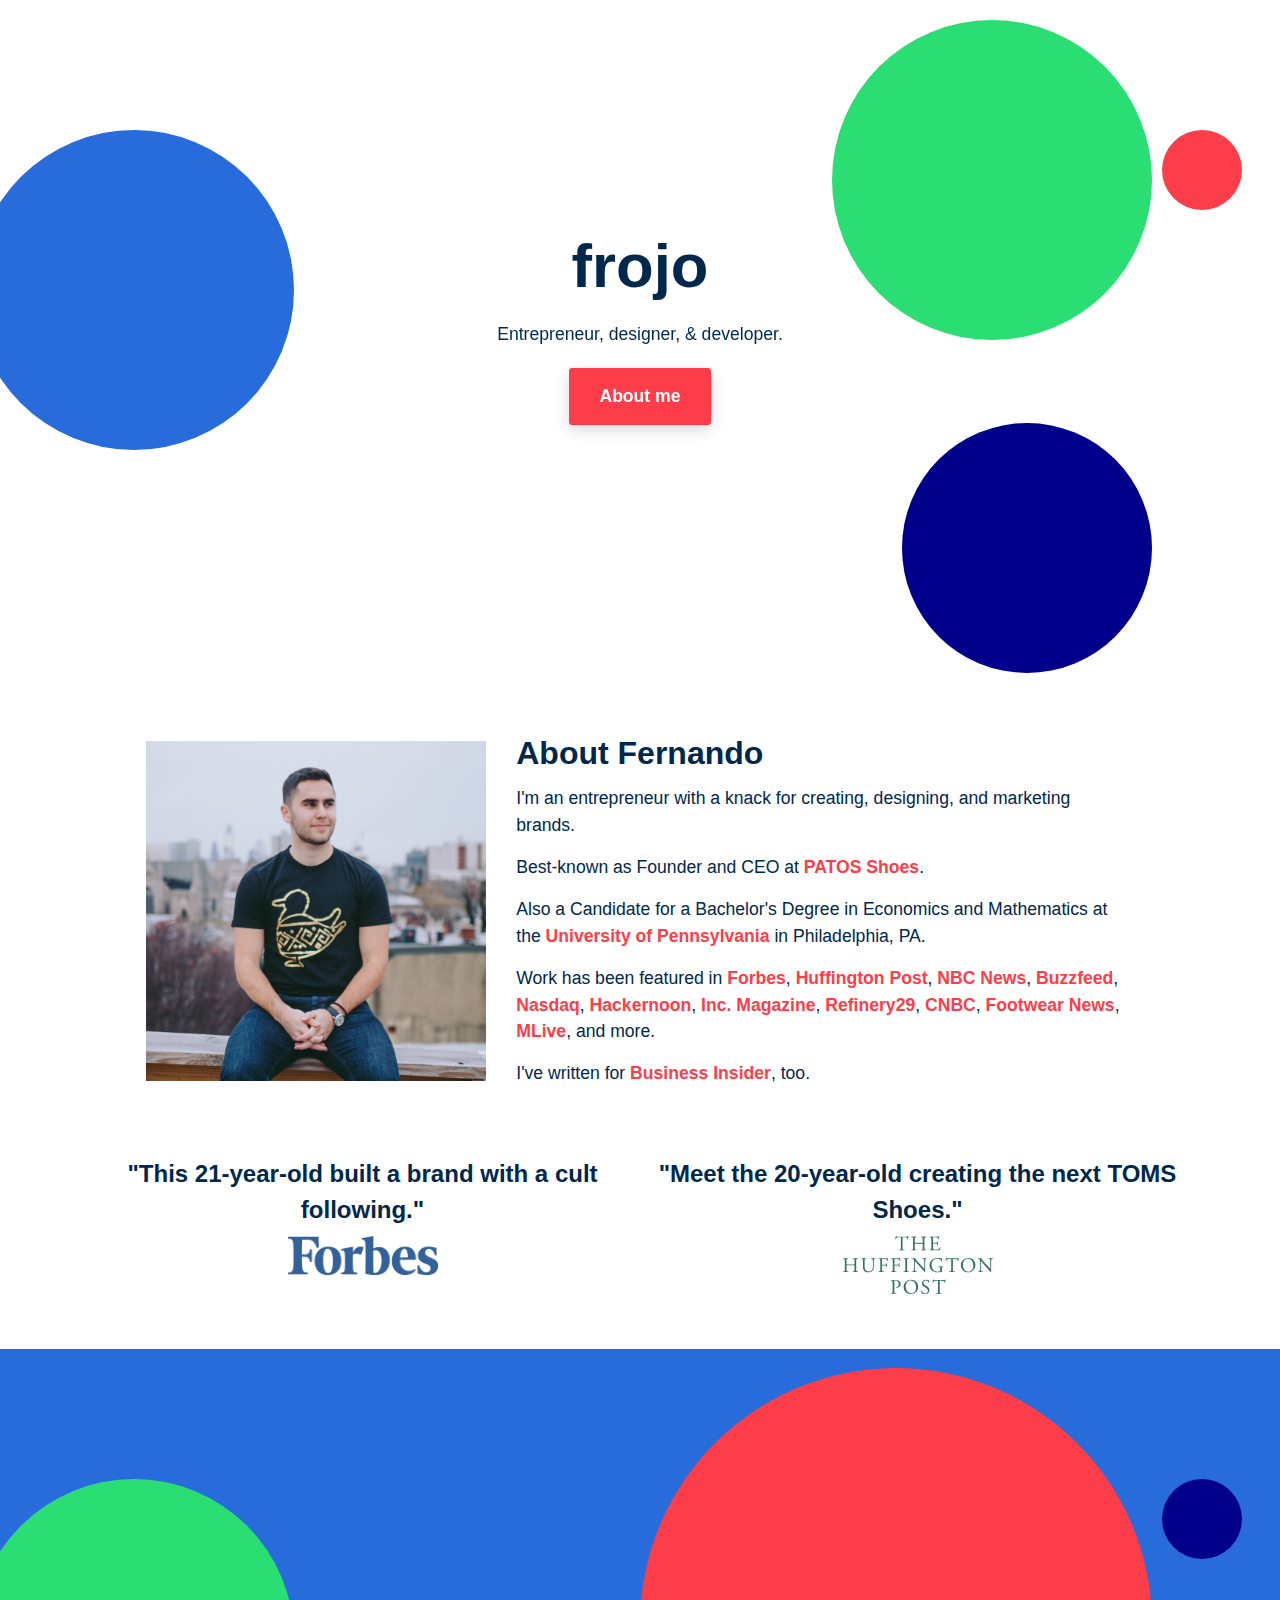
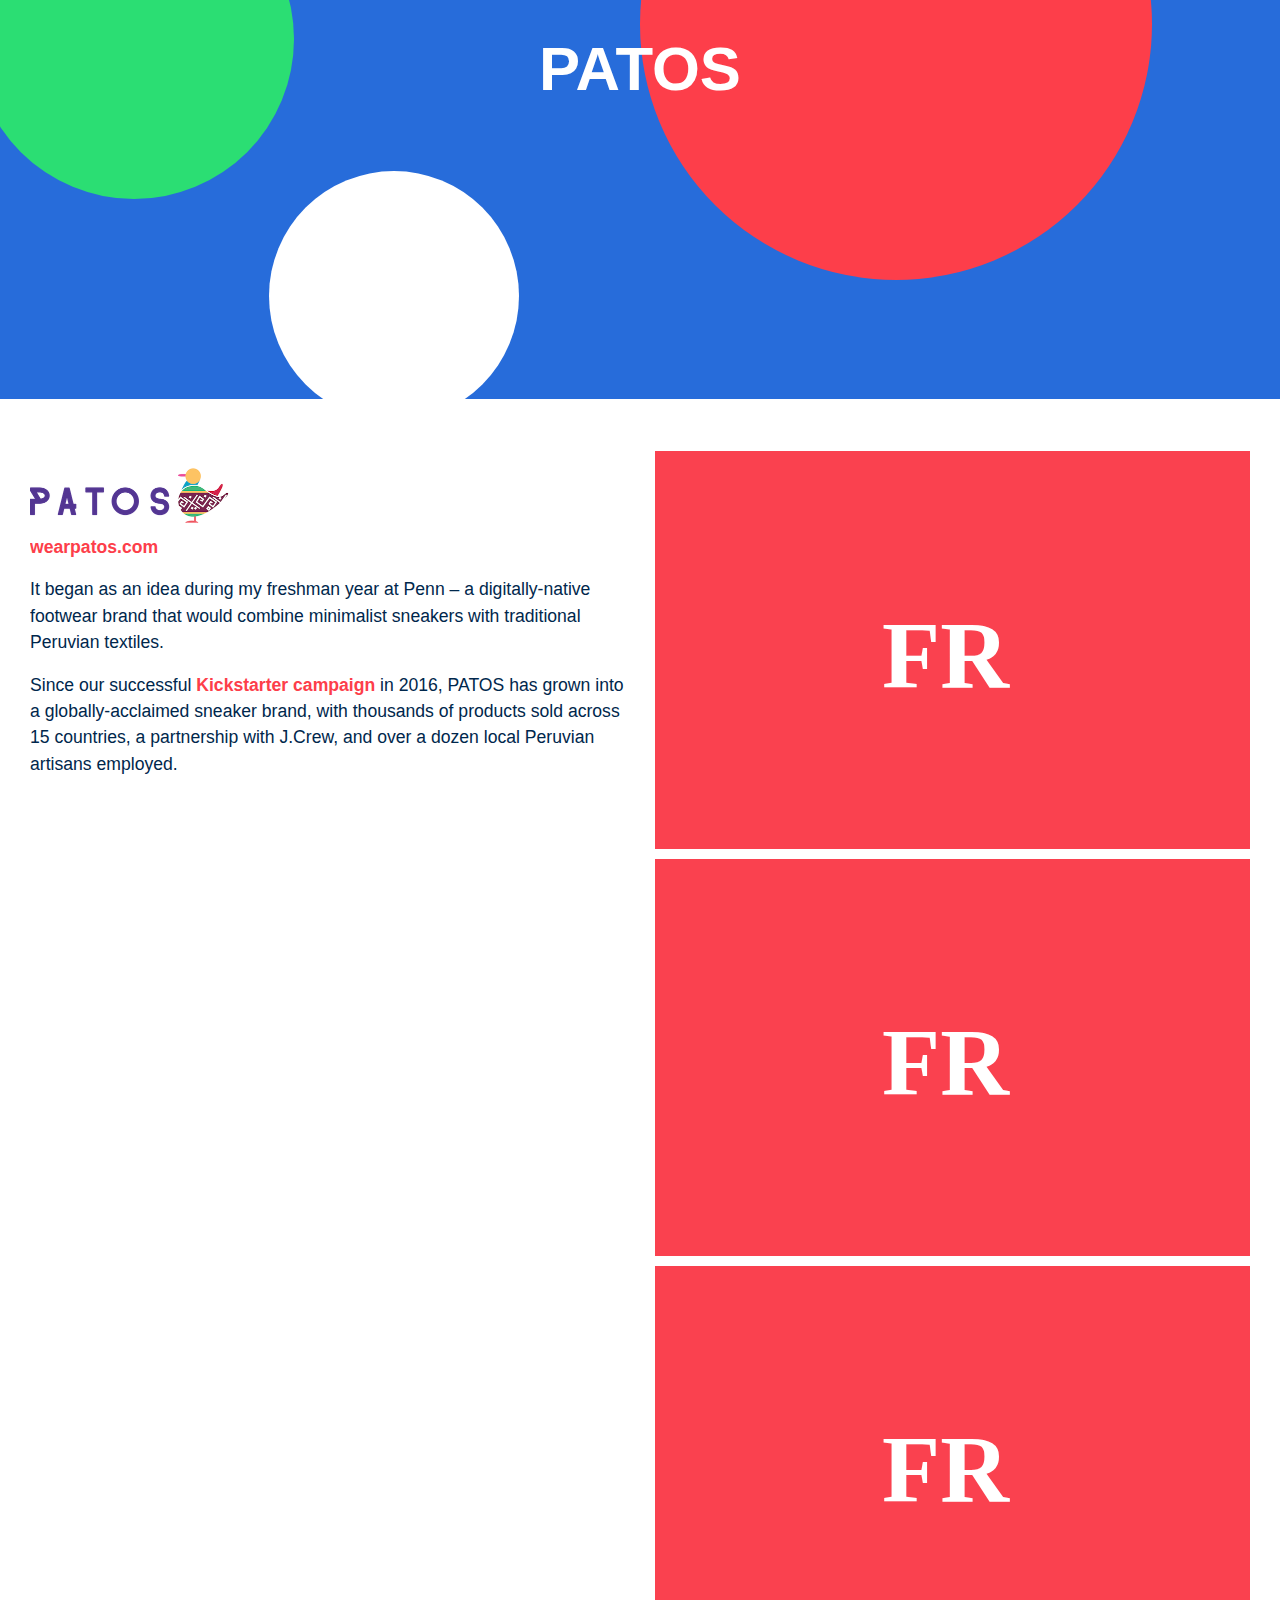
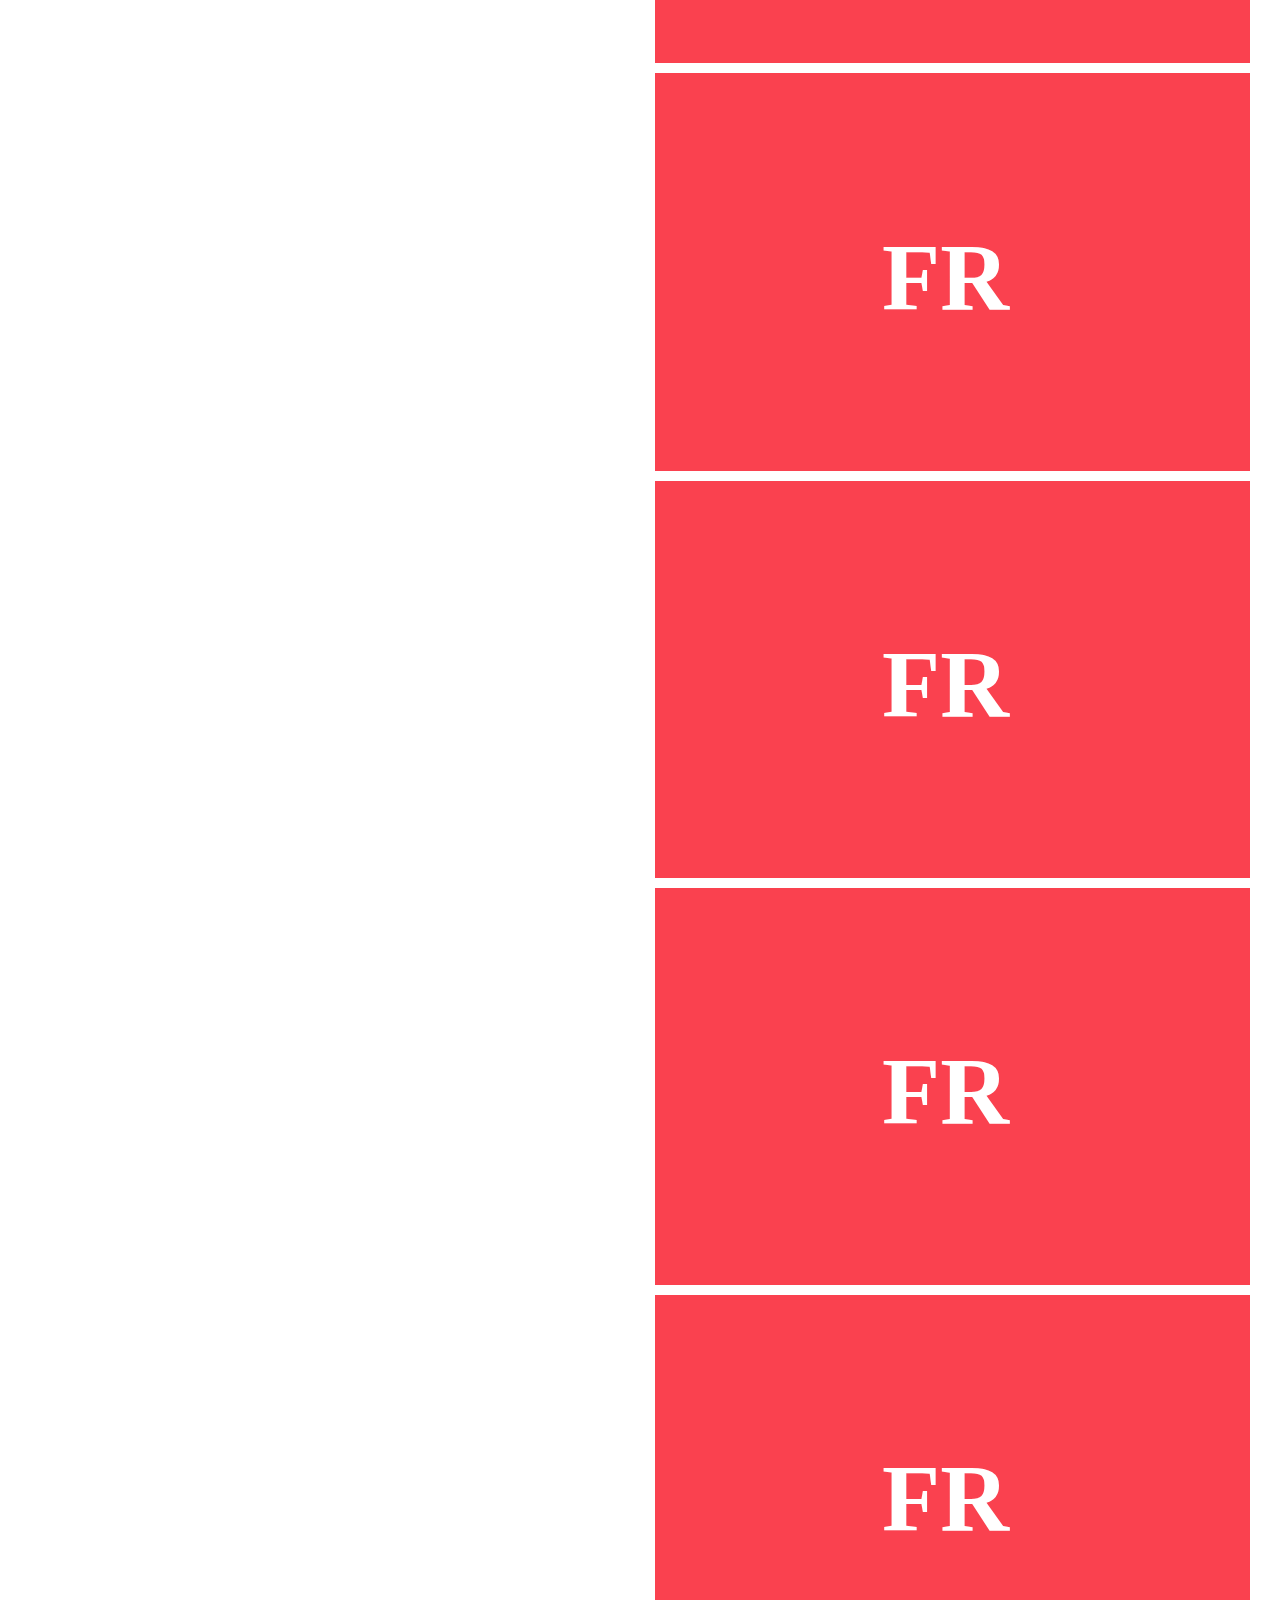
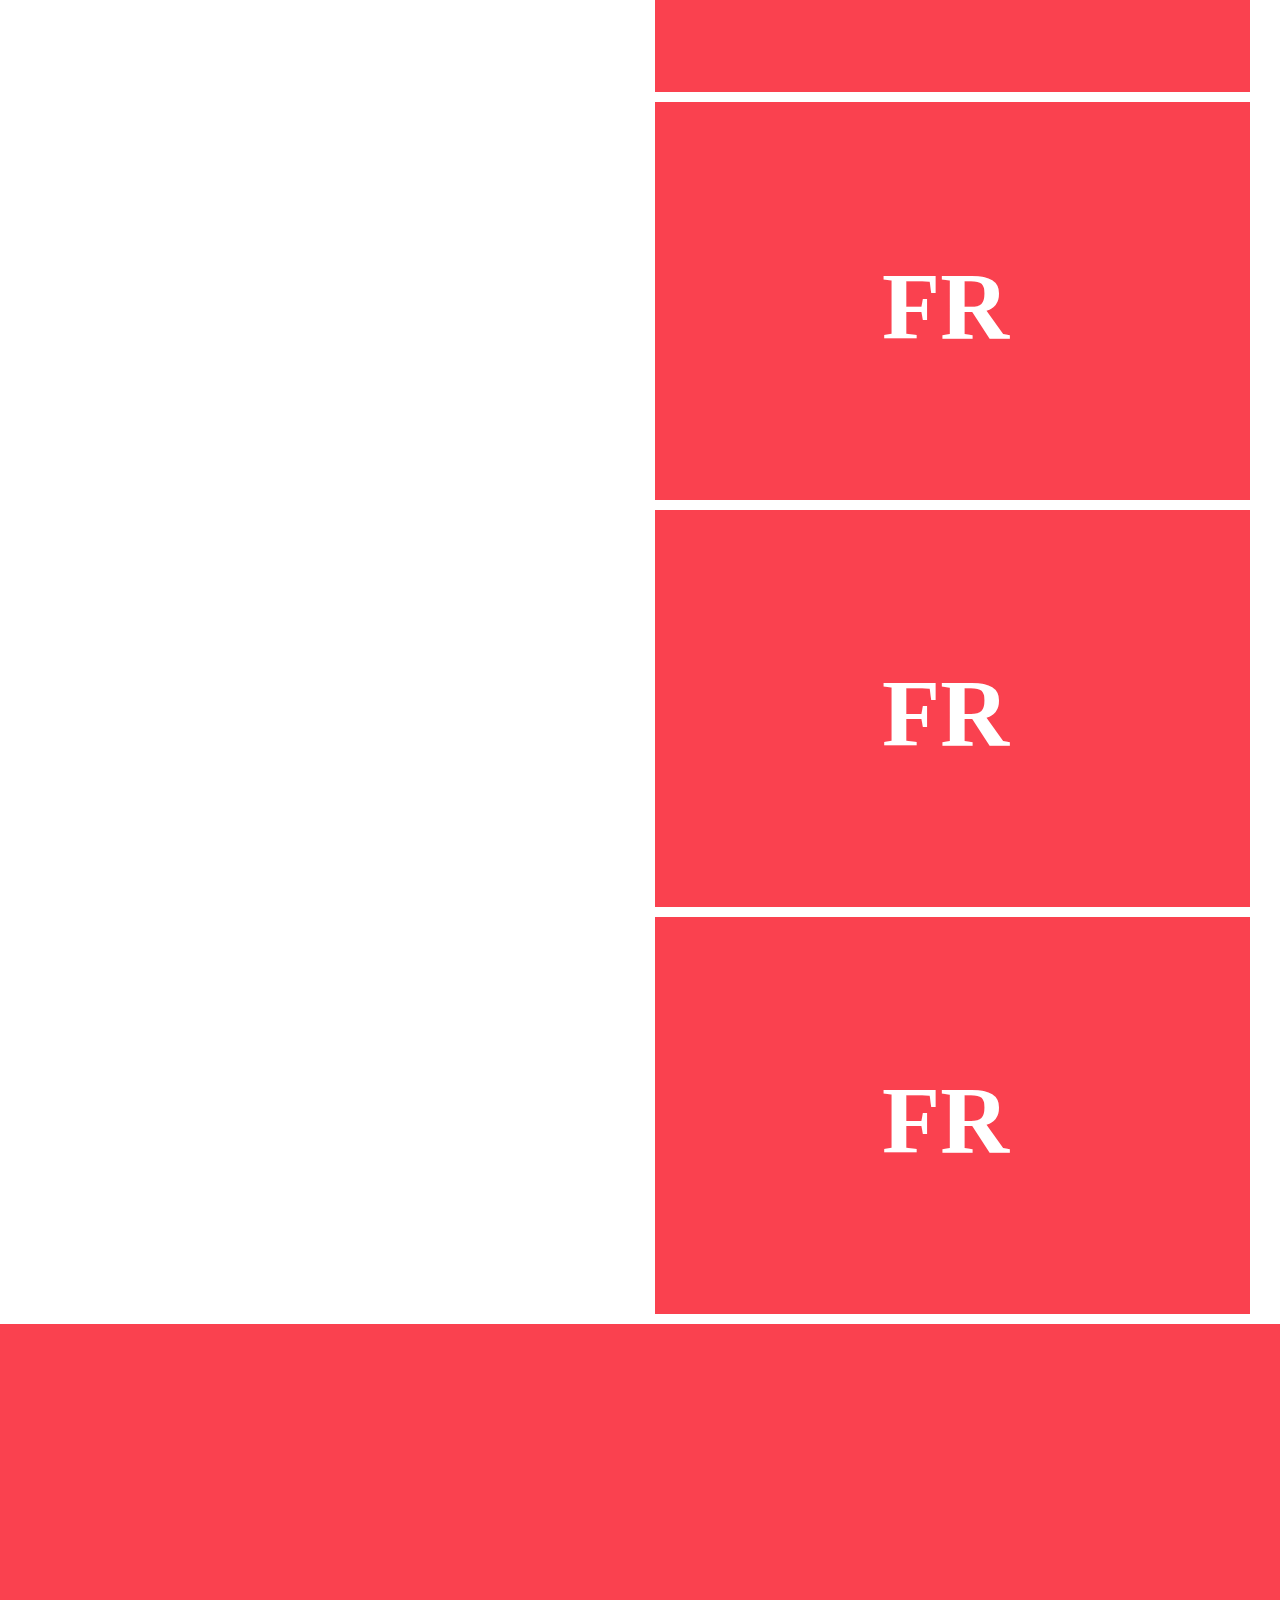
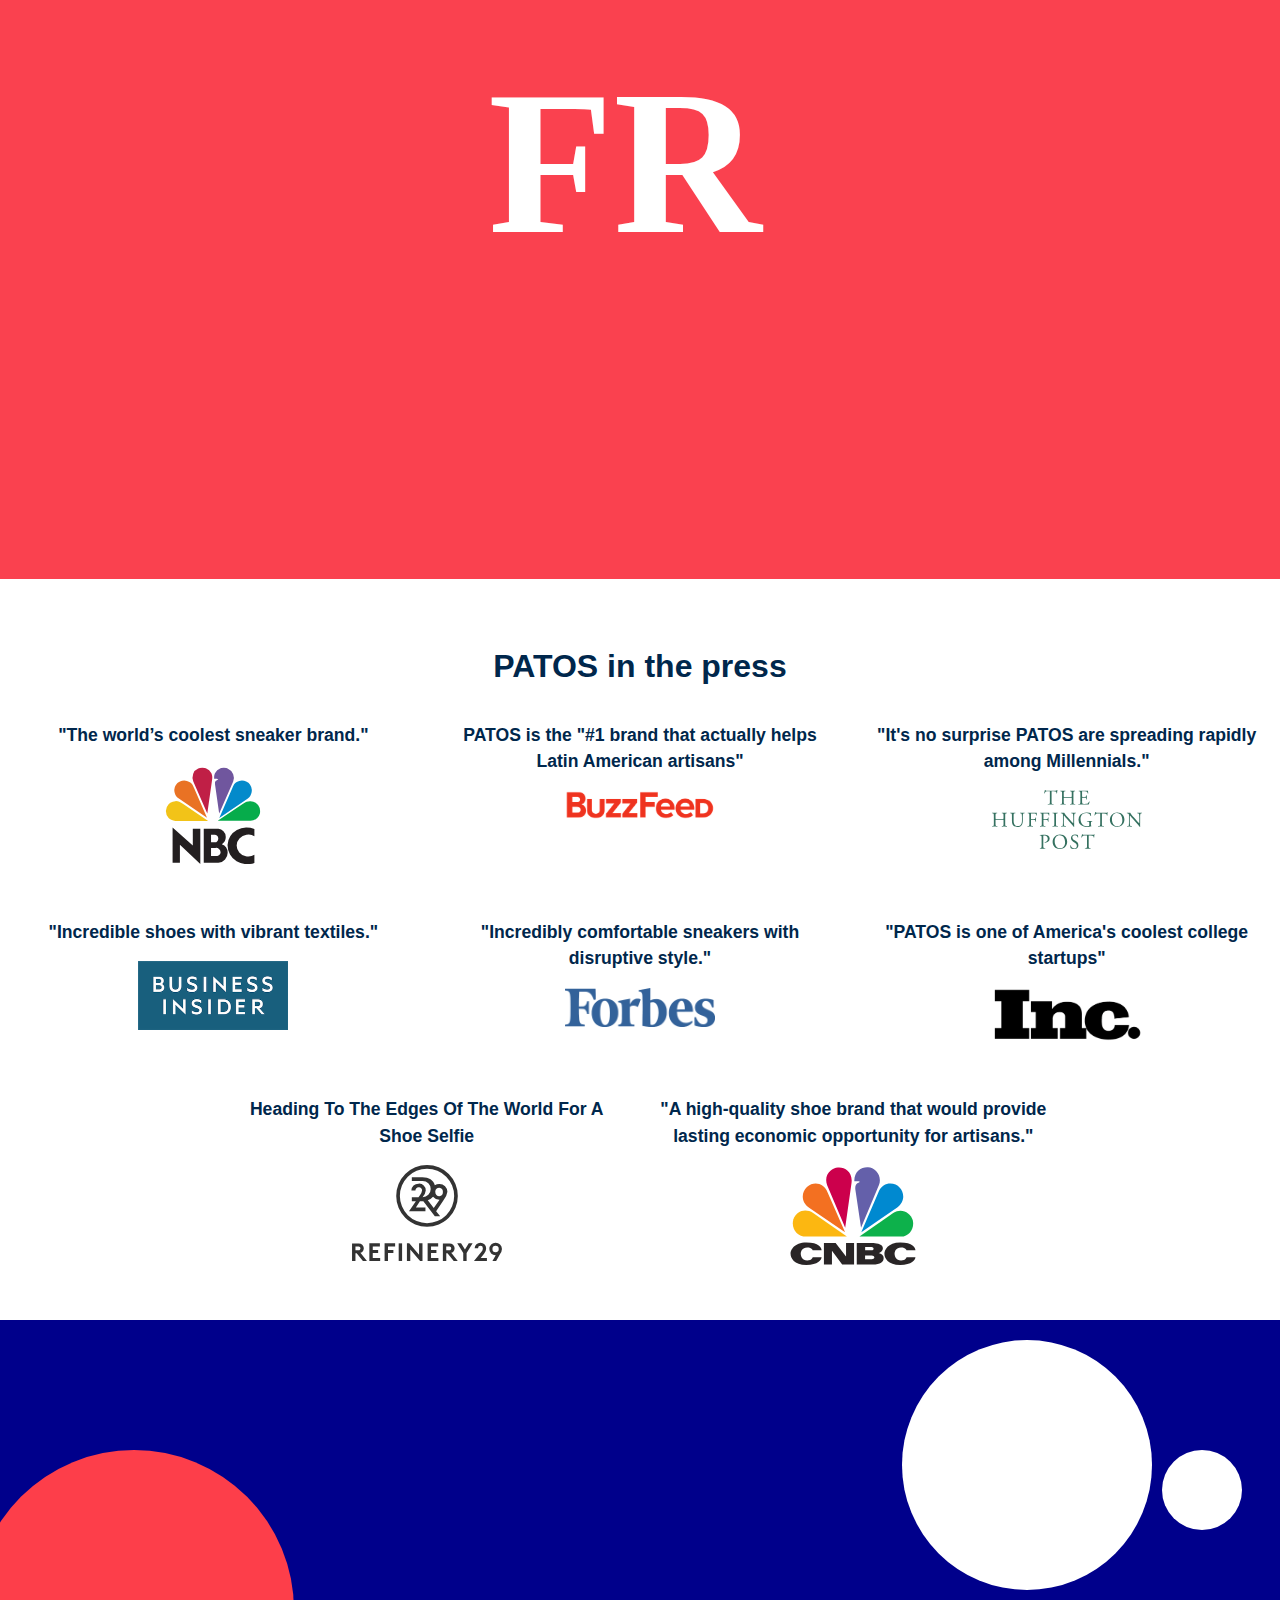
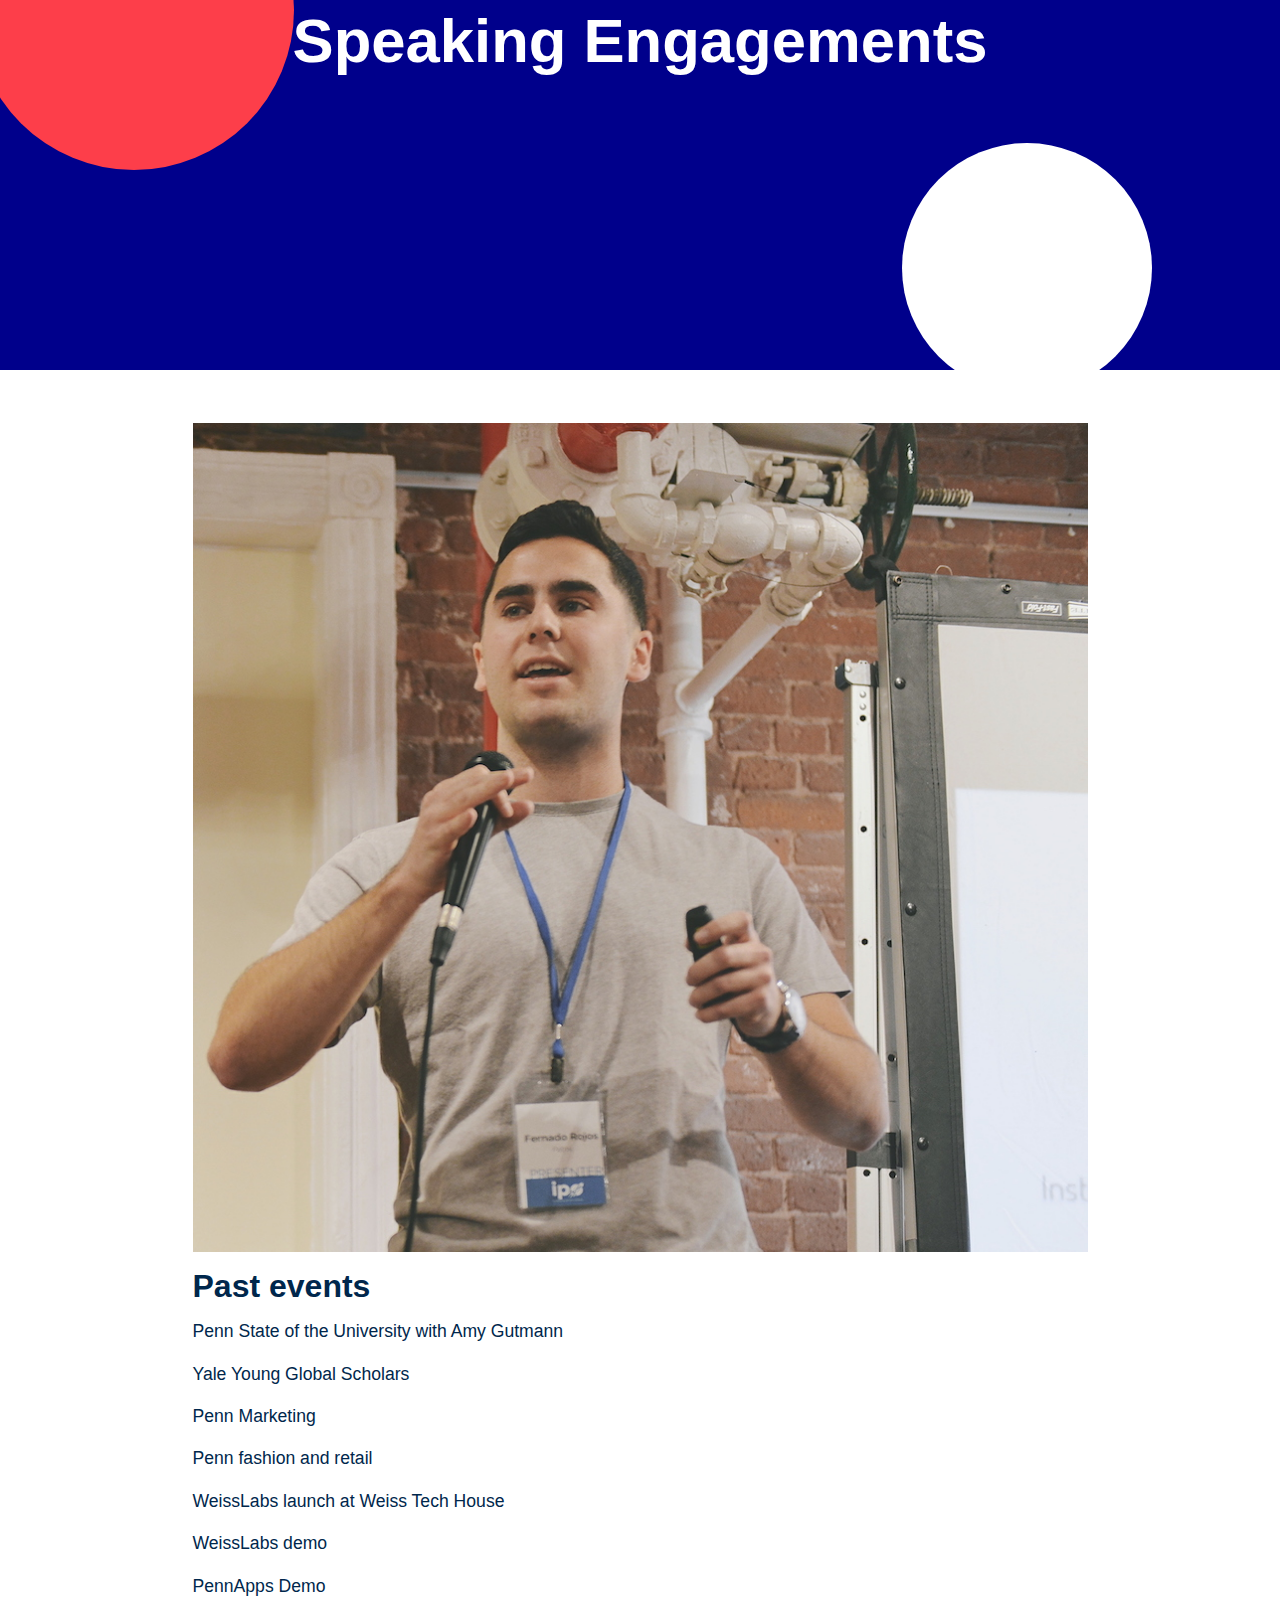
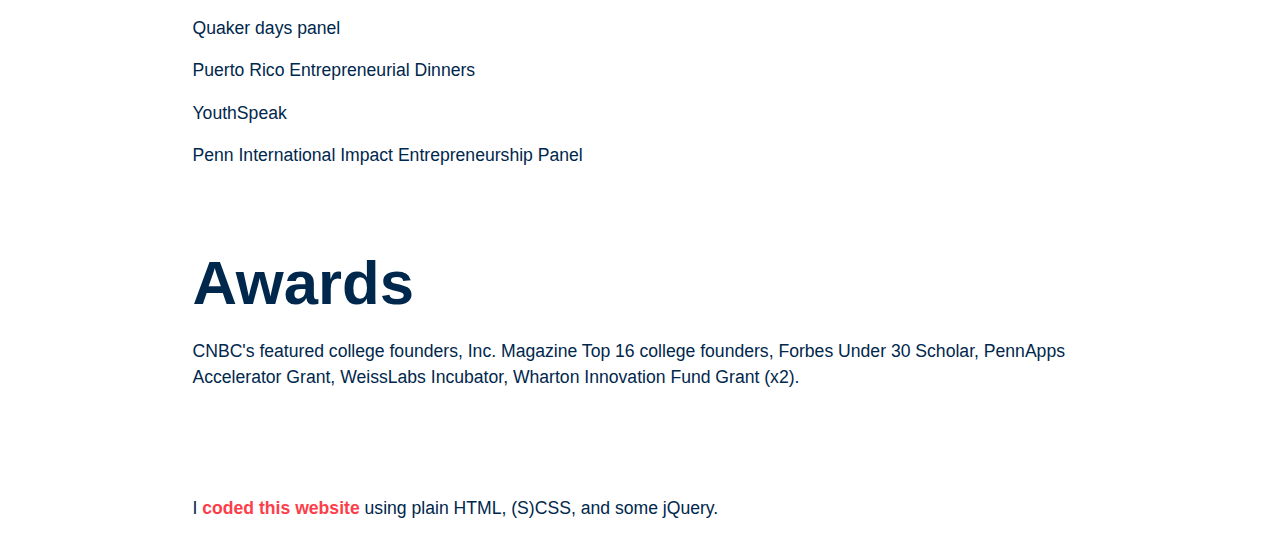
<file: index.html>
<!DOCTYPE html>

<html>

<head>
    <title>
        Fernando Rojo | Entrepreneur, designer, developer
    </title>
    <meta name="description" content="Fernando Rojo is the CEO at PATOS. He's been featured in Forbes, Huffington Post, Business Insider, NBC, and more." />
    <meta http-equiv="Content-Type" content="text/html; charset=utf-8" />
    <meta name="viewport" content="width=device-width, initial-scale=1.0, user-scalable=no, maximum-scale=1.0">
    <link rel="stylesheet" type="text/css" href="css/main.prefixed.css">
</head>
<html>

<body>
    <header class="header animated fadeIn animate-delay-75s">
        <div class="yipee"></div>
        <div class="d-flex justify-content-between align-items-center">
            <div class="header__item">
<!--
                <span href="index.html">
                    Fernando Rojo
                </span>
-->
           <img class="logo" src="src/logo.svg" alt="Fernando Rojo vector logo"/>
            </div>
            <div class="d-flex">

                <a href="https://www.linkedin.com/in/fernandotherojo/" target="_blank">
                    <div class="header__item linkedin">
                        <img src="src/pics/linkedin.svg" />
                    </div>
                </a>
                <a href="https://github.com/nandorojo/" target="_blank">
                    <div class="header__item github">
                        <img src="src/pics/github.svg" />
                    </div>
                </a>
<!--
                <div class="header__item dribbble">
                    <img src="src/pics/dribbble.svg" />
                </div>
-->
            </div>
        </div>
    </header>
    <div class="page">
        <!-- main banner -->
        <section id="homeFirst" class="cover center">
            <div class="bubbleWrap">
                <div class="bubble large sec one">
                </div>
                <div class="bubble large quad two">
                </div>
                <div class="bubble small prim three">
                </div>
                <div class="bubble medium tert four">
                </div>
            </div>
            <div>
                <div class="row justify-content-center">
                    <div class="col-md-8">
                        <h1 class="animated fadeInDown">frojo</h1>
                        <p class="animated fadeInDown animate-delay-50s">Entrepreneur, designer, &amp; developer.</p>
                        <div class="buttonList animated fadeInDown animate-delay-75s">
                            <a href="#aboutme" data-scroll class="button">
                                    About me                   
                                </a>
                        </div>
                    </div>
                </div>
            </div>
            <div class="down-arrow-container" style="display:none">
                <div class="down-arrow">
                    <svg xmlns="http://www.w3.org/2000/svg" xmlns:xlink="http://www.w3.org/1999/xlink" version="1.1" id="Layer_1" x="0px" y="0px" width="512px" height="512px" viewBox="0 0 512 512" enable-background="new 0 0 512 512" xml:space="preserve">
                            <path fill="black" d="M293.751,455.868c-20.181,20.179-53.165,19.913-73.673-0.595l0,0c-20.508-20.508-20.773-53.493-0.594-73.672  l189.999-190c20.178-20.178,53.164-19.913,73.672,0.595l0,0c20.508,20.509,20.772,53.492,0.595,73.671L293.751,455.868z"></path>
                            <path fill="black" d="M220.249,455.868c20.18,20.179,53.164,19.913,73.672-0.595l0,0c20.509-20.508,20.774-53.493,0.596-73.672  l-190-190c-20.178-20.178-53.164-19.913-73.671,0.595l0,0c-20.508,20.509-20.772,53.492-0.595,73.671L220.249,455.868z"></path>
                        </svg>
                </div>
            </div>
        </section>
        <!-- scroll anchor -->
        <a name="aboutme" id="aboutme"></a>
        <!-- bio -->
        <section class="content">
            <div class="container">
                <div class="row justify-content-center">
                    <div class="col-md-6 col-lg-4 d-md-flex align-items-center">
                        <div>
                            <img alt="Fernando Rojo, PATOS Shoes CEO." src="src/pics/fernando.jpg" />
                        </div>
                    </div>
                    <div class="col-md-6 col-lg-7">
                        <div>
                            <h2>
                                About Fernando
                            </h2>
                            <p>
                                I'm an entrepreneur with a knack for creating, designing, and marketing brands.
                            </p>
                            <p>
                                Best-known as Founder and CEO at <a href="https://wearpatos.com" target="_blank">PATOS Shoes</a>.
                            </p>
                            <p>
                                Also a Candidate for a Bachelor's Degree in Economics and Mathematics at the <a href="http://upenn.edu" target="_blank">University of Pennsylvania</a> in Philadelphia, PA.
                            </p>
                            <p>
                                Work has been featured in <a href="http://bit.ly/PATOSforbes" target="_blank">Forbes</a>, <a href="http://bit.ly/PATOShuff">Huffington Post</a>, <a href="http://nbcnews.to/2u4RRiw" target="_blank">NBC News</a>, <a href="https://bit.ly/PATOSbuzz" target="_blank">Buzzfeed</a>, <a href="www.nasdaq.com/article/how-blockchain-answers-the-demand-for-transparent-transactions-cm891227" target="_blank">Nasdaq</a>, <a href="https://hackernoon.com/4-strategies-to-help-you-better-navigate-the-blockchain-space-9df9db9e7d23" target="_blank">Hackernoon</a>, <a href="http://bit.ly/PTSKSinc" target="_blank">Inc. Magazine</a>, <a href="http://www.refinery29.com/2017/08/166267/extreme-shoe-selfies-brand-photography-trend" target="_blank">Refinery29</a>, <a href="https://bit.ly/PATOScnbc" target="_blank">CNBC</a>, <a href="https://bit.ly/PATOSfn" target="_blank">Footwear News</a>, <a href="https://bit.ly/PATOSmlive" target="_blank">MLive</a>, and more.
                            </p>
                            <p>I've written for <a href="https://bit.ly/PATOSbi" target="_blank">Business Insider</a>, too.
                        </div>
                    </div>
                </div>
            </div>
        </section>
        <section class="pressContent">
            <div class="container">
                <div class="row justify-content-center center">
                    <div class="pressQuote col-md-6">
                        <h4>
                            "This 21-year-old built a brand with a cult following."
                        </h4>
                        <a href="http://bit.ly/PATOSforbes" target="_blank">
                            <img src="src/pics/forbes.png" alt="Fernando Rojo featured in Forbes" />
                            <p class="subtitle">
                                Read the feature >
                            </p>
                        </a>
                    </div>
                    <div class="pressQuote col-md-6">
                        <h4>
                            "Meet the 20-year-old creating the next TOMS Shoes."
                        </h4>
                        <a href="https://bit.ly/PATOShuff" target="_blank">
                            <p class="subtitle">
                                Read the feature >
                            </p>
                            <img src="src/pics/huffingtonpost.svg" alt="Fernando Rojo featured in Huffington Post" />
                        </a>
                    </div>
                </div>
            </div>
        </section>
        <!-- work banner -->
        <section id="workHome" class="cover center">
            <div class="bubbleWrap active">
                <div class="bubble large quad one">
                </div>
                <div class="bubble medium bg four">
                </div>
                <div class="bubble xLarge prim two">
                </div>
                <div class="bubble small tert three">
                </div>
            </div>
            <div class="container">
                <div class="row justify-content-center">
                    <div class="col-md-8">
                        <h1>
                            PATOS
                        </h1>
                    </div>
                </div>
            </div>
        </section>
        <!-- work content -->
        <section id="workHomeContent" class="content">
            <div class="container-fluid">
                <div class="row justify-content-center">
                    <div data-fix-parent data-fix-breakpoint="992" class="col-md-8 col-lg-6">
                        <div data-fix-child>
                            <div class="py-lg-3">
                                <div>
                                    <img src="src/pics/patos.png" class="logo" />
                                </div>
                                <p>
                                    <a href="https://wearpatos.com" target="_blank">
                                            wearpatos.com
                                        </a>
                                </p>
                                <p>
                                    It began as an idea during my freshman year at Penn – a digitally-native footwear brand that would combine minimalist sneakers with traditional Peruvian textiles.
                                </p>
                                <p>
                                    Since our successful <a href="https://wearpatos.com/kickstarter" target="_blank">Kickstarter campaign</a> in 2016, PATOS has grown into a globally-acclaimed sneaker brand, with thousands of products sold across 15 countries, a partnership with J.Crew, and over a dozen local Peruvian artisans employed.
                                </p>
                            </div>
                            <!--
                                <p>
                                    <a class="button" href="#" data-page-link="patos">
                                        Case Study
                                    </a>
                                </p>
                                -->
                        </div>
                    </div>
                    <div class="col-lg-6">
                        <img src="src/pics/unveil2.svg" data-src="src/pics/working.jpg" alt="Fernando Rojo is the CEO of PATOS Shoes." />
                        <img src="src/pics/unveil2.svg" data-src="src/pics/9.jpg" alt="Fernando Rojo is the CEO of PATOS Shoes." />
                        <img src="src/pics/unveil2.svg" data-src="src/pics/dog.jpg" alt="Fernando Rojo is the CEO of PATOS Shoes." />
                        <img src="src/pics/unveil2.svg" data-src="src/pics/3.jpg" alt="Fernando Rojo is the CEO of PATOS Shoes." />
                        <img src="src/pics/unveil2.svg" data-src="src/pics/victor.jpg" alt="Fernando Rojo is the CEO of PATOS Shoes." />
                        <img src="src/pics/unveil2.svg" data-src="src/pics/4.jpeg" alt="Fernando Rojo is the CEO of PATOS Shoes." />
                        <img src="src/pics/unveil2.svg" data-src="src/pics/5.jpeg" alt="Fernando Rojo is the CEO of PATOS Shoes." />
                        <img src="src/pics/unveil2.svg" data-src="src/pics/8.jpg" alt="Fernando Rojo is the CEO of PATOS Shoes." />
                        <img src="src/pics/unveil2.svg" data-src="src/pics/1.jpeg" alt="Fernando Rojo is the CEO of PATOS Shoes." />
                        <img src="src/pics/unveil2.svg" data-src="src/pics/7.jpg" alt="Fernando Rojo is the CEO of PATOS Shoes." />

                    </div>
                </div>
            </div>
            <img src="src/pics/unveil2.svg" data-src="src/pics/10.JPG" alt="Fernando Rojo is the CEO of PATOS Shoes." />
        </section>
        <!-- press carousel -->
        <section class="pressContent">
            <div class="center container-fluid">
                <h2>
                    PATOS in the press
                </h2>
                <p>
                </p>
            </div>
            <div class="row justify-content-center center">
                <div class="pressQuote col-md-4 col-sm-6">
                    <p>
                        "The world’s coolest sneaker brand."
                    </p>
                    <a href="https://www.nbcnews.com/feature/college-game-plan/patos-aims-make-positive-impact-peru-through-sneakers-n730846" target="_blank">
                        <p class="subtitle">
                            Read the feature >
                        </p>
                        <img src="src/pics/nbc.svg" alt="Fernando Rojo featured in NBC" />
                    </a>
                </div>
                <div class="pressQuote col-md-4 col-sm-6">
                    <p>
                        PATOS is the "#1 brand that actually helps Latin American artisans"
                    </p>
                    <a href="https://bit.ly/PATOSbuzz" target="_blank">
                        <p class="subtitle">
                            Read my guest article >
                        </p>
                        <img src="src/pics/buzzfeed.png" alt="Fernando Rojo featured in Buzzfeed" />
                    </a>
                </div>
                <div class="pressQuote col-md-4 col-sm-6">
                    <p>
                        "It's no surprise PATOS are spreading rapidly among Millennials."
                    </p>
                    <a href="https://bit.ly/PATOShuff" target="_blank">
                        <p class="subtitle">
                            Read the feature >
                        </p>
                        <img src="src/pics/huffingtonpost.svg" alt="Fernando Rojo featured in Huffington Post" />
                    </a>
                </div>
                <div class="pressQuote col-md-4 col-sm-6">
                    <p>
                        "Incredible shoes with vibrant textiles."
                    </p>
                    <a href="https://bit.ly/PATOSbi" target="_blank">
                        <p class="subtitle">
                            Read my guest article >
                        </p>
                        <img src="src/pics/businessinsider.png" alt="Fernando Rojo featured in Business Insider" />
                    </a>
                </div>
                <div class="pressQuote col-md-4 col-sm-6">
                    <p>
                        "Incredibly comfortable sneakers with disruptive style."
                    </p>
                    <a href="http://bit.ly/PATOSforbes" target="_blank">
                        <img src="src/pics/forbes.png" alt="Fernando Rojo featured in Forbes" />
                        <p class="subtitle">
                            Read the feature >
                        </p>
                    </a>
                </div>
                <div class="pressQuote col-md-4 col-sm-6">
                    <p>
                        "PATOS is one of America's coolest college startups"
                    </p>
                    <a href="http://bit.ly/PTSKSinc" target="_blank">
                        <p class="subtitle">
                            Read the feature >
                        </p>
                        <img src="src/pics/inc.png" alt="Fernando Rojo featured in Inc. Magazine" />
                    </a>
                </div>
                <div class="pressQuote col-md-4 col-sm-6">
                    <p>
                        Heading To The Edges Of The World For A Shoe Selfie
                    </p>
                    <a href="http://bit.ly/PTSKSinc" target="_blank">
                        <p class="subtitle">
                            Read the feature >
                        </p>
                        <img src="src/pics/refinery29.svg" alt="Fernando Rojo featured in Refinery29" />
                    </a>
                </div>
                <div class="pressQuote col-md-4 col-sm-6">
                    <p>
                        "A high-quality shoe brand that would provide lasting economic opportunity for artisans."
                    </p>
                    <a href="https://www.cnbc.com/2016/04/19/5-college-students-who-chose-business-plans-over-partying.html?slide=2#slide=2" target="_blank">
                        <p class="subtitle">
                            Read the feature >
                        </p>
                        <img src="src/pics/cnbc.svg" alt="Fernando Rojo featured in Refinery29" />
                    </a>
                </div>
            </div>
        </section>
        <!-- speaking banner -->
        <section id="pressHome" class="cover center">
            <div class="bubbleWrap active">
                <div class="bubble large prim one">
                </div>
                <div class="bubble medium bg four">
                </div>
                <div class="bubble medium bg two">
                </div>
                <div class="bubble small bg three">
                </div>
            </div>
            <div class="container">
                <div class="row justify-content-center">
                    <div class="col-md-8">
                        <h1>
                            Speaking Engagements
                        </h1>
                    </div>
                </div>
            </div>
        </section>
        <section class="content">
            <div class="container">
                <div class="row justify-content-center">
                    <!--<div class="col-md-8">
                        <p class="pre-image">
                            I often speak about entrepreneurship, design, and Generation-Z marketing. To hire me for a paid speaking engagement, shoot me a message on <a href="https://www.linkedin.com/in/fernandotherojo/" target="_blank">LinkedIn</a>.
                        </p>
                    </div>-->
                    <div class="col-md-10">
                        <img src="src/pics/speaking.jpg" />
                        <div>
                            <h2>Past events</h2>

                            <p>Penn State of the University with Amy Gutmann </p>

                            <p>Yale Young Global Scholars</p>
                            <p>Penn Marketing</p>

                            <p>Penn fashion and retail </p>

                            <p>WeissLabs launch at Weiss Tech House</p>

                            <p>WeissLabs demo </p>

                            <p>PennApps Demo</p>

                            <p>Quaker days panel</p>

                            <p>Puerto Rico Entrepreneurial Dinners</p>

                            <p>YouthSpeak</p>

                            <p>Penn International Impact Entrepreneurship Panel</p>

                        </div>
                    </div>
                </div>
            </div>
        </section>
        
        <section class="content">
            <div class="container">
                <div class="row justify-content-center">
                    <div class="col-lg-10">
                        <!--
                        <div>
                            <h1>
                                Side projects
                            </h1>
                            <p>
                                I spend my free-time on side projects to work on my coding. They are by no means finished, but I still enjoy putting them out there. Here are some recent favorites:
                            </p>
                            <h2>
                                <a href="http://prettyco.in" target="_blank">PrettyCo.in</a>
                            </h2>
                            <p>
                                The pretty way to track real-time prices of over 1,000 cryptocurrencies and see how your investments are performing. (Pronounced "pretty coin").
                            </p>
                            <p>
                                PrettyCo.in has been featured in <a href="www.nasdaq.com/article/how-blockchain-answers-the-demand-for-transparent-transactions-cm891227" target="_blank">Nasdaq</a> and
                                <a href="https://hackernoon.com/4-strategies-to-help-you-better-navigate-the-blockchain-space-9df9db9e7d23" target="_blank">Hackernoon</a>.
                            </p>
                            <h2>
                                <a href="https://nandorojo.github.io/animateMePlz" target="_blank">animateMePlz</a>
                            </h2>
                            <p>
                                 A simple jQuery plugin that animates anything on your website in seconds.
                            </p>
                            <h2>
                                <a href="https://nandorojo.github.io/pantry" target="_blank">Pantry</a>
                            </h2>
                            <p>
                                 Instant recipes, using only the ingredients in your pantry.
                            </p>
                        </div>
-->
                        <div>
                            <h1>
                                Awards
                            </h1>
                            <p>
                                CNBC's featured college founders, Inc. Magazine Top 16 college founders, Forbes Under 30 Scholar, PennApps Accelerator Grant, WeissLabs Incubator, Wharton Innovation Fund Grant (x2).
                            </p>
                        </div>
                        <!--<div>
                            <h1>
                                Freelance work
                            </h1>
                            <p>
                                Occasionally, I'll take on freelance / consulting gigs. Projects include public relations, custom website design and development (including e-commerce), branding, UX onboarding optimization, and Facebook / instagram advertisements. 
                            </p>
                        </div>-->
                    </div>
                </div>
            </div>
        </section>


<!--
        <section id="hireme" class="cover">
            <div class="container">
                <div class="row justify-content-center">
                    <div class="col-lg-10">
                        <h1>
                            Let's create.
                        </h1>
                        <p>
                            Want to hire me? Add me on <a href="https://www.linkedin.com/in/fernandotherojo/" target="_blank">LinkedIn</a> and drop me a line.
                        </p>
                    </div>
                </div>
            </div>
        </section>
-->
        <footer>
            <div class="container">
                <div class="row justify-content-center">
                    <div class="col-lg-10">
                        <div>
                            I <a href="https://github.com/nandorojo/sitebyfernando" target="_blank">coded this website</a> using plain HTML, (S)CSS, and some jQuery.
                        </div>
                    </div>
                </div>
            </div>
        </footer>
    </div>
    <!-- jQuery -->
    <script src="js/vendor.js"></script>
    <!-- Custom javascript -->
    <script src="js/app.js" type="text/javascript"></script>
</body>




</html>
</file>
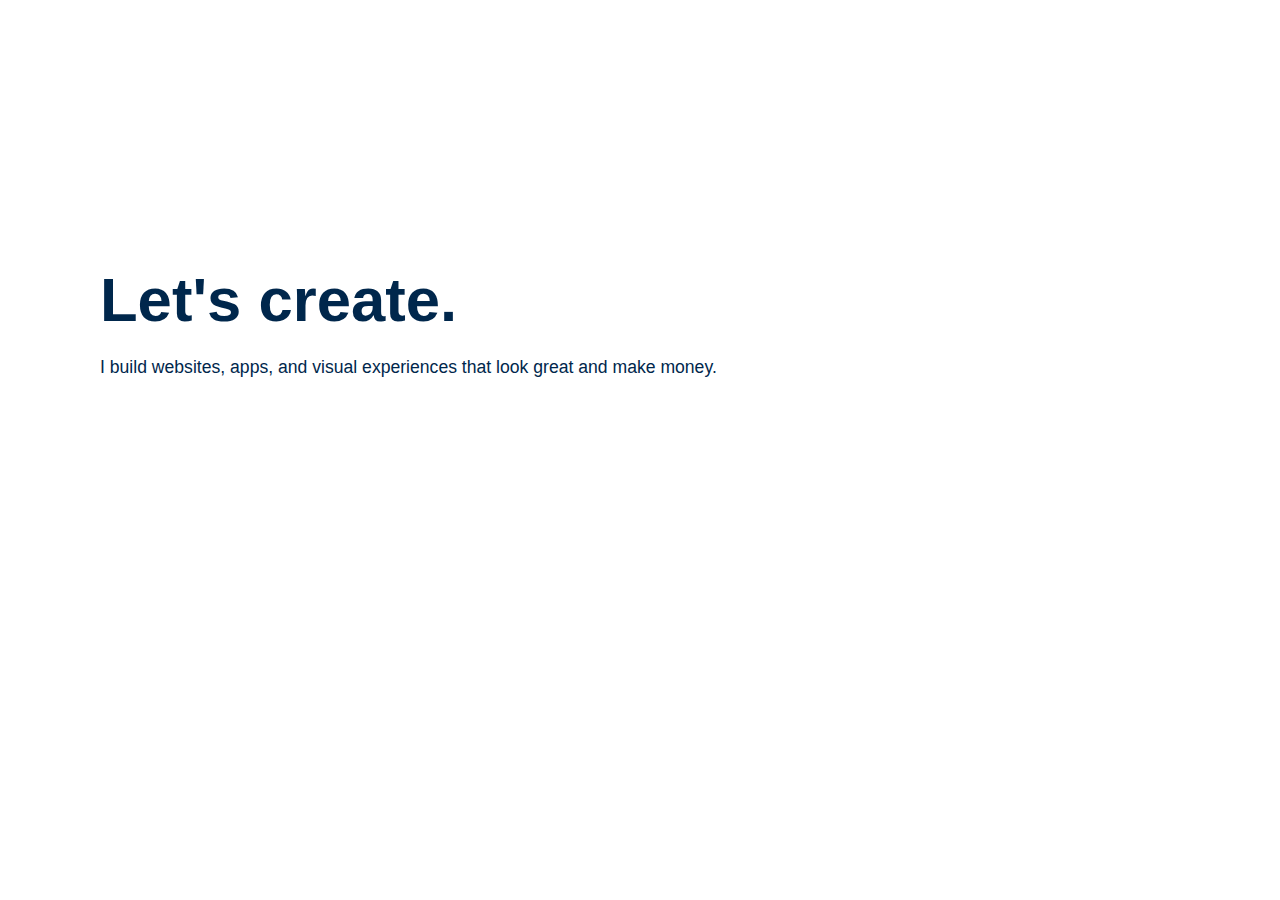
<file: pages/test.html>
<!DOCTYPE html>
<html>

<head>
    <meta charset="utf-8">
    <meta http-equiv="X-UA-Compatible" content="IE=edge">
    <meta name="viewport" content="width=device-width, initial-scale=1">
    <meta name="description" content="">
    <meta name="author" content="">

    <title>Fernando Rojo | Hire Me</title>
    <link rel="stylesheet" type="text/css" href="../css/main.css">

</head>

<body>
    <div class="eject">
        <section class="cover">
            <div class="container">
                <div class="row">
                    <div class="col-md-10">
                        <h1>
                            Let's create.
                        </h1>
                        <p>
                            I build websites, apps, and visual experiences that look great and make money.
                        </p>
                    </div>
                </div>
            </div>
        </section>
    </div>

    <!-- jQuery -->
    <script src="../js/jquery.3.2.1.min.js"></script>

    <!-- Custom javascript -->
    <script src="../js/app.js" type="text/javascript"></script>
</body>

</html>
</file>
<file: css/main.prefixed.css>
@-webkit-keyframes bouncy{0%, 20%, 50%, 80%, to{transform:translateY(0);-ms-transform:translateY(0);-webkit-transform:translateY(0)}40%{transform:translateYY(-20%);-ms-transform:translateY(-20%);-webkit-transform:translateY(-20%)}60%{transform:translateY(-10%);-ms-transform:translateY(-10%);-webkit-transform:translateY(-10%)}}@keyframes bouncy{0%, 20%, 50%, 80%, to{transform:translateY(0);-ms-transform:translateY(0);-webkit-transform:translateY(0)}40%{transform:translateY(-20%);-ms-transform:translateY(-20%);-webkit-transform:translateY(-20%)}60%{transform:translateY(-10%);-ms-transform:translateY(-10%);-webkit-transform:translateY(-10%)}}@-moz-keyframes bouncy{0%, 20%, 50%, 80%, to{transform:translateY(0);-ms-transform:translateY(0);-webkit-transform:translateY(0)}40%{transform:translateYY(-20%);-ms-transform:translateY(-20%);-webkit-transform:translateY(-20%)}60%{transform:translateY(-10%);-ms-transform:translateY(-10%);-webkit-transform:translateY(-10%)}}@-o-keyframes bouncy{0%, 20%, 50%, 80%, to{transform:translateY(0);-ms-transform:translateY(0);-webkit-transform:translateY(0)}40%{transform:translateY(-20%);-ms-transform:translateY(-20%);-webkit-transform:translateY(-20%)}60%{transform:translateY(-10%);-ms-transform:translateY(-10%);-webkit-transform:translateY(-10%)}}/*!
 * Bootstrap v4.0.0-beta (https://getbootstrap.com)
 * Copyright 2011-2017 The Bootstrap Authors
 * Copyright 2011-2017 Twitter, Inc.
 * Licensed under MIT (https://github.com/twbs/bootstrap/blob/master/LICENSE)
 */@media print{*,*::before,*::after{text-shadow:none !important;box-shadow:none !important}a,a:visited{text-decoration:underline}abbr[title]::after{content:" (" attr(title) ")"}pre{white-space:pre-wrap !important}pre,blockquote{border:1px solid #999;page-break-inside:avoid}thead{display:table-header-group}tr,img{page-break-inside:avoid}p,h2,h3{orphans:3;widows:3}h2,h3{page-break-after:avoid}.navbar{display:none}.badge{border:1px solid #000}.table{border-collapse:collapse !important}.table td,.table th{background-color:#fff !important}.table-bordered th,.table-bordered td{border:1px solid #ddd !important}}html{box-sizing:border-box;font-family:sans-serif;line-height:1.15;-webkit-text-size-adjust:100%;-ms-text-size-adjust:100%;-ms-overflow-style:scrollbar;-webkit-tap-highlight-color:transparent}*,*::before,*::after{box-sizing:inherit}@-ms-viewport{width:device-width}article,aside,dialog,figcaption,figure,footer,header,hgroup,main,nav,section{display:block}body{margin:0;font-family:-apple-system, BlinkMacSystemFont, "Segoe UI", Roboto, "Helvetica Neue", Arial, sans-serif;font-size:1rem;font-weight:normal;line-height:1.5;color:#212529;background-color:#fff}[tabindex="-1"]:focus{outline:none !important}hr{box-sizing:content-box;height:0;overflow:visible}h1,h2,h3,h4,h5,h6{margin-top:0;margin-bottom:.5rem}p{margin-top:0;margin-bottom:1rem}abbr[title],abbr[data-original-title]{text-decoration:underline;-webkit-text-decoration:underline dotted;text-decoration:underline dotted;cursor:help;border-bottom:0}address{margin-bottom:1rem;font-style:normal;line-height:inherit}ol,ul,dl{margin-top:0;margin-bottom:1rem}ol ol,ul ul,ol ul,ul ol{margin-bottom:0}dt{font-weight:bold}dd{margin-bottom:.5rem;margin-left:0}blockquote{margin:0 0 1rem}dfn{font-style:italic}b,strong{font-weight:bolder}small{font-size:80%}sub,sup{position:relative;font-size:75%;line-height:0;vertical-align:baseline}sub{bottom:-.25em}sup{top:-.5em}a{color:#007bff;text-decoration:none;background-color:transparent;-webkit-text-decoration-skip:objects}a:hover{color:#0056b3;text-decoration:underline}a:not([href]):not([tabindex]){color:inherit;text-decoration:none}a:not([href]):not([tabindex]):focus,a:not([href]):not([tabindex]):hover{color:inherit;text-decoration:none}a:not([href]):not([tabindex]):focus{outline:0}pre,code,kbd,samp{font-family:monospace, monospace;font-size:1em}pre{margin-top:0;margin-bottom:1rem;overflow:auto}figure{margin:0 0 1rem}img{vertical-align:middle;border-style:none}svg:not(:root){overflow:hidden}a,area,button,[role="button"],input,label,select,summary,textarea{-ms-touch-action:manipulation;touch-action:manipulation}table{border-collapse:collapse}caption{padding-top:0.75rem;padding-bottom:0.75rem;color:#868e96;text-align:left;caption-side:bottom}th{text-align:left}label{display:inline-block;margin-bottom:.5rem}button:focus{outline:1px dotted;outline:5px auto -webkit-focus-ring-color}input,button,select,optgroup,textarea{margin:0;font-family:inherit;font-size:inherit;line-height:inherit}button,input{overflow:visible}button,select{text-transform:none}button,html [type="button"],[type="reset"],[type="submit"]{-webkit-appearance:button}button::-moz-focus-inner,[type="button"]::-moz-focus-inner,[type="reset"]::-moz-focus-inner,[type="submit"]::-moz-focus-inner{padding:0;border-style:none}input[type="radio"],input[type="checkbox"]{box-sizing:border-box;padding:0}input[type="date"],input[type="time"],input[type="datetime-local"],input[type="month"]{-webkit-appearance:listbox}textarea{overflow:auto;resize:vertical}fieldset{min-width:0;padding:0;margin:0;border:0}legend{display:block;width:100%;max-width:100%;padding:0;margin-bottom:.5rem;font-size:1.5rem;line-height:inherit;color:inherit;white-space:normal}progress{vertical-align:baseline}[type="number"]::-webkit-inner-spin-button,[type="number"]::-webkit-outer-spin-button{height:auto}[type="search"]{outline-offset:-2px;-webkit-appearance:none}[type="search"]::-webkit-search-cancel-button,[type="search"]::-webkit-search-decoration{-webkit-appearance:none}::-webkit-file-upload-button{font:inherit;-webkit-appearance:button}output{display:inline-block}summary{display:list-item}template{display:none}[hidden]{display:none !important}h1,h2,h3,h4,h5,h6,.h1,.h2,.h3,.h4,.h5,.h6{margin-bottom:0.5rem;font-family:inherit;font-weight:500;line-height:1.1;color:inherit}h1,.h1{font-size:2.5rem}h2,.h2{font-size:2rem}h3,.h3{font-size:1.75rem}h4,.h4{font-size:1.5rem}h5,.h5{font-size:1.25rem}h6,.h6{font-size:1rem}.lead{font-size:1.25rem;font-weight:300}.display-1{font-size:6rem;font-weight:300;line-height:1.1}.display-2{font-size:5.5rem;font-weight:300;line-height:1.1}.display-3{font-size:4.5rem;font-weight:300;line-height:1.1}.display-4{font-size:3.5rem;font-weight:300;line-height:1.1}hr{margin-top:1rem;margin-bottom:1rem;border:0;border-top:1px solid rgba(0,0,0,0.1)}small,.small{font-size:80%;font-weight:normal}mark,.mark{padding:0.2em;background-color:#fcf8e3}.list-unstyled{padding-left:0;list-style:none}.list-inline{padding-left:0;list-style:none}.list-inline-item{display:inline-block}.list-inline-item:not(:last-child){margin-right:5px}.initialism{font-size:90%;text-transform:uppercase}.blockquote{margin-bottom:1rem;font-size:1.25rem}.blockquote-footer{display:block;font-size:80%;color:#868e96}.blockquote-footer::before{content:"\2014 \00A0"}.img-fluid{max-width:100%;height:auto}.img-thumbnail{padding:0.25rem;background-color:#fff;border:1px solid #ddd;border-radius:0.25rem;transition:all 0.2s ease-in-out;max-width:100%;height:auto}.figure{display:inline-block}.figure-img{margin-bottom:0.5rem;line-height:1}.figure-caption{font-size:90%;color:#868e96}code,kbd,pre,samp{font-family:Menlo, Monaco, Consolas, "Liberation Mono", "Courier New", monospace}code{padding:0.2rem 0.4rem;font-size:90%;color:#bd4147;background-color:#f8f9fa;border-radius:0.25rem}a>code{padding:0;color:inherit;background-color:inherit}kbd{padding:0.2rem 0.4rem;font-size:90%;color:#fff;background-color:#212529;border-radius:0.2rem}kbd kbd{padding:0;font-size:100%;font-weight:bold}pre{display:block;margin-top:0;margin-bottom:1rem;font-size:90%;color:#212529}pre code{padding:0;font-size:inherit;color:inherit;background-color:transparent;border-radius:0}.pre-scrollable{max-height:340px;overflow-y:scroll}.container{margin-right:auto;margin-left:auto;padding-right:15px;padding-left:15px;width:100%}@media (min-width: 576px){.container{max-width:540px}}@media (min-width: 768px){.container{max-width:720px}}@media (min-width: 992px){.container{max-width:960px}}@media (min-width: 1200px){.container{max-width:1140px}}.container-fluid{width:100%;margin-right:auto;margin-left:auto;padding-right:15px;padding-left:15px;width:100%}.row{display:-ms-flexbox;display:flex;-ms-flex-wrap:wrap;flex-wrap:wrap;margin-right:-15px;margin-left:-15px}.no-gutters{margin-right:0;margin-left:0}.no-gutters>.col,.no-gutters>[class*="col-"]{padding-right:0;padding-left:0}.col-1,.col-2,.col-3,.col-4,.col-5,.col-6,.col-7,.col-8,.col-9,.col-10,.col-11,.col-12,.col,.col-auto,.col-sm-1,.col-sm-2,.col-sm-3,.col-sm-4,.col-sm-5,.col-sm-6,.col-sm-7,.col-sm-8,.col-sm-9,.col-sm-10,.col-sm-11,.col-sm-12,.col-sm,.col-sm-auto,.col-md-1,.col-md-2,.col-md-3,.col-md-4,.col-md-5,.col-md-6,.col-md-7,.col-md-8,.col-md-9,.col-md-10,.col-md-11,.col-md-12,.col-md,.col-md-auto,.col-lg-1,.col-lg-2,.col-lg-3,.col-lg-4,.col-lg-5,.col-lg-6,.col-lg-7,.col-lg-8,.col-lg-9,.col-lg-10,.col-lg-11,.col-lg-12,.col-lg,.col-lg-auto,.col-xl-1,.col-xl-2,.col-xl-3,.col-xl-4,.col-xl-5,.col-xl-6,.col-xl-7,.col-xl-8,.col-xl-9,.col-xl-10,.col-xl-11,.col-xl-12,.col-xl,.col-xl-auto{position:relative;width:100%;min-height:1px;padding-right:15px;padding-left:15px}.col{-ms-flex-preferred-size:0;flex-basis:0;-ms-flex-positive:1;flex-grow:1;max-width:100%}.col-auto{-ms-flex:0 0 auto;flex:0 0 auto;width:auto;max-width:none}.col-1{-ms-flex:0 0 8.333333%;flex:0 0 8.333333%;max-width:8.333333%}.col-2{-ms-flex:0 0 16.666667%;flex:0 0 16.666667%;max-width:16.666667%}.col-3{-ms-flex:0 0 25%;flex:0 0 25%;max-width:25%}.col-4{-ms-flex:0 0 33.333333%;flex:0 0 33.333333%;max-width:33.333333%}.col-5{-ms-flex:0 0 41.666667%;flex:0 0 41.666667%;max-width:41.666667%}.col-6{-ms-flex:0 0 50%;flex:0 0 50%;max-width:50%}.col-7{-ms-flex:0 0 58.333333%;flex:0 0 58.333333%;max-width:58.333333%}.col-8{-ms-flex:0 0 66.666667%;flex:0 0 66.666667%;max-width:66.666667%}.col-9{-ms-flex:0 0 75%;flex:0 0 75%;max-width:75%}.col-10{-ms-flex:0 0 83.333333%;flex:0 0 83.333333%;max-width:83.333333%}.col-11{-ms-flex:0 0 91.666667%;flex:0 0 91.666667%;max-width:91.666667%}.col-12{-ms-flex:0 0 100%;flex:0 0 100%;max-width:100%}.order-1{-ms-flex-order:1;order:1}.order-2{-ms-flex-order:2;order:2}.order-3{-ms-flex-order:3;order:3}.order-4{-ms-flex-order:4;order:4}.order-5{-ms-flex-order:5;order:5}.order-6{-ms-flex-order:6;order:6}.order-7{-ms-flex-order:7;order:7}.order-8{-ms-flex-order:8;order:8}.order-9{-ms-flex-order:9;order:9}.order-10{-ms-flex-order:10;order:10}.order-11{-ms-flex-order:11;order:11}.order-12{-ms-flex-order:12;order:12}@media (min-width: 576px){.col-sm{-ms-flex-preferred-size:0;flex-basis:0;-ms-flex-positive:1;flex-grow:1;max-width:100%}.col-sm-auto{-ms-flex:0 0 auto;flex:0 0 auto;width:auto;max-width:none}.col-sm-1{-ms-flex:0 0 8.333333%;flex:0 0 8.333333%;max-width:8.333333%}.col-sm-2{-ms-flex:0 0 16.666667%;flex:0 0 16.666667%;max-width:16.666667%}.col-sm-3{-ms-flex:0 0 25%;flex:0 0 25%;max-width:25%}.col-sm-4{-ms-flex:0 0 33.333333%;flex:0 0 33.333333%;max-width:33.333333%}.col-sm-5{-ms-flex:0 0 41.666667%;flex:0 0 41.666667%;max-width:41.666667%}.col-sm-6{-ms-flex:0 0 50%;flex:0 0 50%;max-width:50%}.col-sm-7{-ms-flex:0 0 58.333333%;flex:0 0 58.333333%;max-width:58.333333%}.col-sm-8{-ms-flex:0 0 66.666667%;flex:0 0 66.666667%;max-width:66.666667%}.col-sm-9{-ms-flex:0 0 75%;flex:0 0 75%;max-width:75%}.col-sm-10{-ms-flex:0 0 83.333333%;flex:0 0 83.333333%;max-width:83.333333%}.col-sm-11{-ms-flex:0 0 91.666667%;flex:0 0 91.666667%;max-width:91.666667%}.col-sm-12{-ms-flex:0 0 100%;flex:0 0 100%;max-width:100%}.order-sm-1{-ms-flex-order:1;order:1}.order-sm-2{-ms-flex-order:2;order:2}.order-sm-3{-ms-flex-order:3;order:3}.order-sm-4{-ms-flex-order:4;order:4}.order-sm-5{-ms-flex-order:5;order:5}.order-sm-6{-ms-flex-order:6;order:6}.order-sm-7{-ms-flex-order:7;order:7}.order-sm-8{-ms-flex-order:8;order:8}.order-sm-9{-ms-flex-order:9;order:9}.order-sm-10{-ms-flex-order:10;order:10}.order-sm-11{-ms-flex-order:11;order:11}.order-sm-12{-ms-flex-order:12;order:12}}@media (min-width: 768px){.col-md{-ms-flex-preferred-size:0;flex-basis:0;-ms-flex-positive:1;flex-grow:1;max-width:100%}.col-md-auto{-ms-flex:0 0 auto;flex:0 0 auto;width:auto;max-width:none}.col-md-1{-ms-flex:0 0 8.333333%;flex:0 0 8.333333%;max-width:8.333333%}.col-md-2{-ms-flex:0 0 16.666667%;flex:0 0 16.666667%;max-width:16.666667%}.col-md-3{-ms-flex:0 0 25%;flex:0 0 25%;max-width:25%}.col-md-4{-ms-flex:0 0 33.333333%;flex:0 0 33.333333%;max-width:33.333333%}.col-md-5{-ms-flex:0 0 41.666667%;flex:0 0 41.666667%;max-width:41.666667%}.col-md-6{-ms-flex:0 0 50%;flex:0 0 50%;max-width:50%}.col-md-7{-ms-flex:0 0 58.333333%;flex:0 0 58.333333%;max-width:58.333333%}.col-md-8{-ms-flex:0 0 66.666667%;flex:0 0 66.666667%;max-width:66.666667%}.col-md-9{-ms-flex:0 0 75%;flex:0 0 75%;max-width:75%}.col-md-10{-ms-flex:0 0 83.333333%;flex:0 0 83.333333%;max-width:83.333333%}.col-md-11{-ms-flex:0 0 91.666667%;flex:0 0 91.666667%;max-width:91.666667%}.col-md-12{-ms-flex:0 0 100%;flex:0 0 100%;max-width:100%}.order-md-1{-ms-flex-order:1;order:1}.order-md-2{-ms-flex-order:2;order:2}.order-md-3{-ms-flex-order:3;order:3}.order-md-4{-ms-flex-order:4;order:4}.order-md-5{-ms-flex-order:5;order:5}.order-md-6{-ms-flex-order:6;order:6}.order-md-7{-ms-flex-order:7;order:7}.order-md-8{-ms-flex-order:8;order:8}.order-md-9{-ms-flex-order:9;order:9}.order-md-10{-ms-flex-order:10;order:10}.order-md-11{-ms-flex-order:11;order:11}.order-md-12{-ms-flex-order:12;order:12}}@media (min-width: 992px){.col-lg{-ms-flex-preferred-size:0;flex-basis:0;-ms-flex-positive:1;flex-grow:1;max-width:100%}.col-lg-auto{-ms-flex:0 0 auto;flex:0 0 auto;width:auto;max-width:none}.col-lg-1{-ms-flex:0 0 8.333333%;flex:0 0 8.333333%;max-width:8.333333%}.col-lg-2{-ms-flex:0 0 16.666667%;flex:0 0 16.666667%;max-width:16.666667%}.col-lg-3{-ms-flex:0 0 25%;flex:0 0 25%;max-width:25%}.col-lg-4{-ms-flex:0 0 33.333333%;flex:0 0 33.333333%;max-width:33.333333%}.col-lg-5{-ms-flex:0 0 41.666667%;flex:0 0 41.666667%;max-width:41.666667%}.col-lg-6{-ms-flex:0 0 50%;flex:0 0 50%;max-width:50%}.col-lg-7{-ms-flex:0 0 58.333333%;flex:0 0 58.333333%;max-width:58.333333%}.col-lg-8{-ms-flex:0 0 66.666667%;flex:0 0 66.666667%;max-width:66.666667%}.col-lg-9{-ms-flex:0 0 75%;flex:0 0 75%;max-width:75%}.col-lg-10{-ms-flex:0 0 83.333333%;flex:0 0 83.333333%;max-width:83.333333%}.col-lg-11{-ms-flex:0 0 91.666667%;flex:0 0 91.666667%;max-width:91.666667%}.col-lg-12{-ms-flex:0 0 100%;flex:0 0 100%;max-width:100%}.order-lg-1{-ms-flex-order:1;order:1}.order-lg-2{-ms-flex-order:2;order:2}.order-lg-3{-ms-flex-order:3;order:3}.order-lg-4{-ms-flex-order:4;order:4}.order-lg-5{-ms-flex-order:5;order:5}.order-lg-6{-ms-flex-order:6;order:6}.order-lg-7{-ms-flex-order:7;order:7}.order-lg-8{-ms-flex-order:8;order:8}.order-lg-9{-ms-flex-order:9;order:9}.order-lg-10{-ms-flex-order:10;order:10}.order-lg-11{-ms-flex-order:11;order:11}.order-lg-12{-ms-flex-order:12;order:12}}@media (min-width: 1200px){.col-xl{-ms-flex-preferred-size:0;flex-basis:0;-ms-flex-positive:1;flex-grow:1;max-width:100%}.col-xl-auto{-ms-flex:0 0 auto;flex:0 0 auto;width:auto;max-width:none}.col-xl-1{-ms-flex:0 0 8.333333%;flex:0 0 8.333333%;max-width:8.333333%}.col-xl-2{-ms-flex:0 0 16.666667%;flex:0 0 16.666667%;max-width:16.666667%}.col-xl-3{-ms-flex:0 0 25%;flex:0 0 25%;max-width:25%}.col-xl-4{-ms-flex:0 0 33.333333%;flex:0 0 33.333333%;max-width:33.333333%}.col-xl-5{-ms-flex:0 0 41.666667%;flex:0 0 41.666667%;max-width:41.666667%}.col-xl-6{-ms-flex:0 0 50%;flex:0 0 50%;max-width:50%}.col-xl-7{-ms-flex:0 0 58.333333%;flex:0 0 58.333333%;max-width:58.333333%}.col-xl-8{-ms-flex:0 0 66.666667%;flex:0 0 66.666667%;max-width:66.666667%}.col-xl-9{-ms-flex:0 0 75%;flex:0 0 75%;max-width:75%}.col-xl-10{-ms-flex:0 0 83.333333%;flex:0 0 83.333333%;max-width:83.333333%}.col-xl-11{-ms-flex:0 0 91.666667%;flex:0 0 91.666667%;max-width:91.666667%}.col-xl-12{-ms-flex:0 0 100%;flex:0 0 100%;max-width:100%}.order-xl-1{-ms-flex-order:1;order:1}.order-xl-2{-ms-flex-order:2;order:2}.order-xl-3{-ms-flex-order:3;order:3}.order-xl-4{-ms-flex-order:4;order:4}.order-xl-5{-ms-flex-order:5;order:5}.order-xl-6{-ms-flex-order:6;order:6}.order-xl-7{-ms-flex-order:7;order:7}.order-xl-8{-ms-flex-order:8;order:8}.order-xl-9{-ms-flex-order:9;order:9}.order-xl-10{-ms-flex-order:10;order:10}.order-xl-11{-ms-flex-order:11;order:11}.order-xl-12{-ms-flex-order:12;order:12}}.table{width:100%;max-width:100%;margin-bottom:1rem;background-color:transparent}.table th,.table td{padding:0.75rem;vertical-align:top;border-top:1px solid #e9ecef}.table thead th{vertical-align:bottom;border-bottom:2px solid #e9ecef}.table tbody+tbody{border-top:2px solid #e9ecef}.table .table{background-color:#fff}.table-sm th,.table-sm td{padding:0.3rem}.table-bordered{border:1px solid #e9ecef}.table-bordered th,.table-bordered td{border:1px solid #e9ecef}.table-bordered thead th,.table-bordered thead td{border-bottom-width:2px}.table-striped tbody tr:nth-of-type(odd){background-color:rgba(0,0,0,0.05)}.table-hover tbody tr:hover{background-color:rgba(0,0,0,0.075)}.table-primary,.table-primary>th,.table-primary>td{background-color:#b8daff}.table-hover .table-primary:hover{background-color:#9fcdff}.table-hover .table-primary:hover>td,.table-hover .table-primary:hover>th{background-color:#9fcdff}.table-secondary,.table-secondary>th,.table-secondary>td{background-color:#dddfe2}.table-hover .table-secondary:hover{background-color:#cfd2d6}.table-hover .table-secondary:hover>td,.table-hover .table-secondary:hover>th{background-color:#cfd2d6}.table-success,.table-success>th,.table-success>td{background-color:#c3e6cb}.table-hover .table-success:hover{background-color:#b1dfbb}.table-hover .table-success:hover>td,.table-hover .table-success:hover>th{background-color:#b1dfbb}.table-info,.table-info>th,.table-info>td{background-color:#bee5eb}.table-hover .table-info:hover{background-color:#abdde5}.table-hover .table-info:hover>td,.table-hover .table-info:hover>th{background-color:#abdde5}.table-warning,.table-warning>th,.table-warning>td{background-color:#ffeeba}.table-hover .table-warning:hover{background-color:#ffe8a1}.table-hover .table-warning:hover>td,.table-hover .table-warning:hover>th{background-color:#ffe8a1}.table-danger,.table-danger>th,.table-danger>td{background-color:#f5c6cb}.table-hover .table-danger:hover{background-color:#f1b0b7}.table-hover .table-danger:hover>td,.table-hover .table-danger:hover>th{background-color:#f1b0b7}.table-light,.table-light>th,.table-light>td{background-color:#fdfdfe}.table-hover .table-light:hover{background-color:#ececf6}.table-hover .table-light:hover>td,.table-hover .table-light:hover>th{background-color:#ececf6}.table-dark,.table-dark>th,.table-dark>td{background-color:#c6c8ca}.table-hover .table-dark:hover{background-color:#b9bbbe}.table-hover .table-dark:hover>td,.table-hover .table-dark:hover>th{background-color:#b9bbbe}.table-active,.table-active>th,.table-active>td{background-color:rgba(0,0,0,0.075)}.table-hover .table-active:hover{background-color:rgba(0,0,0,0.075)}.table-hover .table-active:hover>td,.table-hover .table-active:hover>th{background-color:rgba(0,0,0,0.075)}.thead-inverse th{color:#fff;background-color:#212529}.thead-default th{color:#495057;background-color:#e9ecef}.table-inverse{color:#fff;background-color:#212529}.table-inverse th,.table-inverse td,.table-inverse thead th{border-color:#32383e}.table-inverse.table-bordered{border:0}.table-inverse.table-striped tbody tr:nth-of-type(odd){background-color:rgba(255,255,255,0.05)}.table-inverse.table-hover tbody tr:hover{background-color:rgba(255,255,255,0.075)}@media (max-width: 991px){.table-responsive{display:block;width:100%;overflow-x:auto;-ms-overflow-style:-ms-autohiding-scrollbar}.table-responsive.table-bordered{border:0}}.form-control{display:block;width:100%;padding:0.5rem 0.75rem;font-size:1rem;line-height:1.25;color:#495057;background-color:#fff;background-image:none;background-clip:padding-box;border:1px solid rgba(0,0,0,0.15);border-radius:0.25rem;transition:border-color ease-in-out 0.15s, box-shadow ease-in-out 0.15s}.form-control::-ms-expand{background-color:transparent;border:0}.form-control:focus{color:#495057;background-color:#fff;border-color:#80bdff;outline:none}.form-control::-webkit-input-placeholder{color:#868e96;opacity:1}.form-control:-ms-input-placeholder{color:#868e96;opacity:1}.form-control::placeholder{color:#868e96;opacity:1}.form-control:disabled,.form-control[readonly]{background-color:#e9ecef;opacity:1}select.form-control:not([size]):not([multiple]){height:calc(2.25rem + 2px)}select.form-control:focus::-ms-value{color:#495057;background-color:#fff}.form-control-file,.form-control-range{display:block}.col-form-label{padding-top:calc(0.5rem - 1px * 2);padding-bottom:calc(0.5rem - 1px * 2);margin-bottom:0}.col-form-label-lg{padding-top:calc(0.5rem - 1px * 2);padding-bottom:calc(0.5rem - 1px * 2);font-size:1.25rem}.col-form-label-sm{padding-top:calc(0.25rem - 1px * 2);padding-bottom:calc(0.25rem - 1px * 2);font-size:0.875rem}.col-form-legend{padding-top:0.5rem;padding-bottom:0.5rem;margin-bottom:0;font-size:1rem}.form-control-plaintext{padding-top:0.5rem;padding-bottom:0.5rem;margin-bottom:0;line-height:1.25;border:solid transparent;border-width:1px 0}.form-control-plaintext.form-control-sm,.input-group-sm>.form-control-plaintext.form-control,.input-group-sm>.form-control-plaintext.input-group-addon,.input-group-sm>.input-group-btn>.form-control-plaintext.btn,.form-control-plaintext.form-control-lg,.input-group-lg>.form-control-plaintext.form-control,.input-group-lg>.form-control-plaintext.input-group-addon,.input-group-lg>.input-group-btn>.form-control-plaintext.btn{padding-right:0;padding-left:0}.form-control-sm,.input-group-sm>.form-control,.input-group-sm>.input-group-addon,.input-group-sm>.input-group-btn>.btn{padding:0.25rem 0.5rem;font-size:0.875rem;line-height:1.5;border-radius:0.2rem}select.form-control-sm:not([size]):not([multiple]),.input-group-sm>select.form-control:not([size]):not([multiple]),.input-group-sm>select.input-group-addon:not([size]):not([multiple]),.input-group-sm>.input-group-btn>select.btn:not([size]):not([multiple]){height:calc(1.8125rem + 2px)}.form-control-lg,.input-group-lg>.form-control,.input-group-lg>.input-group-addon,.input-group-lg>.input-group-btn>.btn{padding:0.5rem 1rem;font-size:1.25rem;line-height:1.5;border-radius:0.3rem}select.form-control-lg:not([size]):not([multiple]),.input-group-lg>select.form-control:not([size]):not([multiple]),.input-group-lg>select.input-group-addon:not([size]):not([multiple]),.input-group-lg>.input-group-btn>select.btn:not([size]):not([multiple]){height:calc(2.3125rem + 2px)}.form-group{margin-bottom:1rem}.form-text{display:block;margin-top:0.25rem}.form-row{display:-ms-flexbox;display:flex;-ms-flex-wrap:wrap;flex-wrap:wrap;margin-right:-5px;margin-left:-5px}.form-row>.col,.form-row>[class*="col-"]{padding-right:5px;padding-left:5px}.form-check{position:relative;display:block;margin-bottom:0.5rem}.form-check.disabled .form-check-label{color:#868e96}.form-check-label{padding-left:1.25rem;margin-bottom:0}.form-check-input{position:absolute;margin-top:0.25rem;margin-left:-1.25rem}.form-check-input:only-child{position:static}.form-check-inline{display:inline-block}.form-check-inline .form-check-label{vertical-align:middle}.form-check-inline+.form-check-inline{margin-left:0.75rem}.invalid-feedback{display:none;margin-top:.25rem;font-size:.875rem;color:#dc3545}.invalid-tooltip{position:absolute;top:100%;z-index:5;display:none;width:250px;padding:.5rem;margin-top:.1rem;font-size:.875rem;line-height:1;color:#fff;background-color:rgba(220,53,69,0.8);border-radius:.2rem}.was-validated .form-control:valid,.form-control.is-valid,.was-validated .custom-select:valid,.custom-select.is-valid{border-color:#28a745}.was-validated .form-control:valid:focus,.form-control.is-valid:focus,.was-validated .custom-select:valid:focus,.custom-select.is-valid:focus{box-shadow:0 0 0 0.2rem rgba(40,167,69,0.25)}.was-validated .form-control:valid ~ .invalid-feedback,.was-validated .form-control:valid ~ .invalid-tooltip,.form-control.is-valid ~ .invalid-feedback,.form-control.is-valid ~ .invalid-tooltip,.was-validated .custom-select:valid ~ .invalid-feedback,.was-validated .custom-select:valid ~ .invalid-tooltip,.custom-select.is-valid ~ .invalid-feedback,.custom-select.is-valid ~ .invalid-tooltip{display:block}.was-validated .form-check-input:valid+.form-check-label,.form-check-input.is-valid+.form-check-label{color:#28a745}.was-validated .custom-control-input:valid ~ .custom-control-indicator,.custom-control-input.is-valid ~ .custom-control-indicator{background-color:rgba(40,167,69,0.25)}.was-validated .custom-control-input:valid ~ .custom-control-description,.custom-control-input.is-valid ~ .custom-control-description{color:#28a745}.was-validated .custom-file-input:valid ~ .custom-file-control,.custom-file-input.is-valid ~ .custom-file-control{border-color:#28a745}.was-validated .custom-file-input:valid ~ .custom-file-control::before,.custom-file-input.is-valid ~ .custom-file-control::before{border-color:inherit}.was-validated .custom-file-input:valid:focus,.custom-file-input.is-valid:focus{box-shadow:0 0 0 0.2rem rgba(40,167,69,0.25)}.was-validated .form-control:invalid,.form-control.is-invalid,.was-validated .custom-select:invalid,.custom-select.is-invalid{border-color:#dc3545}.was-validated .form-control:invalid:focus,.form-control.is-invalid:focus,.was-validated .custom-select:invalid:focus,.custom-select.is-invalid:focus{box-shadow:0 0 0 0.2rem rgba(220,53,69,0.25)}.was-validated .form-control:invalid ~ .invalid-feedback,.was-validated .form-control:invalid ~ .invalid-tooltip,.form-control.is-invalid ~ .invalid-feedback,.form-control.is-invalid ~ .invalid-tooltip,.was-validated .custom-select:invalid ~ .invalid-feedback,.was-validated .custom-select:invalid ~ .invalid-tooltip,.custom-select.is-invalid ~ .invalid-feedback,.custom-select.is-invalid ~ .invalid-tooltip{display:block}.was-validated .form-check-input:invalid+.form-check-label,.form-check-input.is-invalid+.form-check-label{color:#dc3545}.was-validated .custom-control-input:invalid ~ .custom-control-indicator,.custom-control-input.is-invalid ~ .custom-control-indicator{background-color:rgba(220,53,69,0.25)}.was-validated .custom-control-input:invalid ~ .custom-control-description,.custom-control-input.is-invalid ~ .custom-control-description{color:#dc3545}.was-validated .custom-file-input:invalid ~ .custom-file-control,.custom-file-input.is-invalid ~ .custom-file-control{border-color:#dc3545}.was-validated .custom-file-input:invalid ~ .custom-file-control::before,.custom-file-input.is-invalid ~ .custom-file-control::before{border-color:inherit}.was-validated .custom-file-input:invalid:focus,.custom-file-input.is-invalid:focus{box-shadow:0 0 0 0.2rem rgba(220,53,69,0.25)}.form-inline{display:-ms-flexbox;display:flex;-ms-flex-flow:row wrap;flex-flow:row wrap;-ms-flex-align:center;align-items:center}.form-inline .form-check{width:100%}@media (min-width: 576px){.form-inline label{display:-ms-flexbox;display:flex;-ms-flex-align:center;align-items:center;-ms-flex-pack:center;justify-content:center;margin-bottom:0}.form-inline .form-group{display:-ms-flexbox;display:flex;-ms-flex:0 0 auto;flex:0 0 auto;-ms-flex-flow:row wrap;flex-flow:row wrap;-ms-flex-align:center;align-items:center;margin-bottom:0}.form-inline .form-control{display:inline-block;width:auto;vertical-align:middle}.form-inline .form-control-plaintext{display:inline-block}.form-inline .input-group{width:auto}.form-inline .form-control-label{margin-bottom:0;vertical-align:middle}.form-inline .form-check{display:-ms-flexbox;display:flex;-ms-flex-align:center;align-items:center;-ms-flex-pack:center;justify-content:center;width:auto;margin-top:0;margin-bottom:0}.form-inline .form-check-label{padding-left:0}.form-inline .form-check-input{position:relative;margin-top:0;margin-right:0.25rem;margin-left:0}.form-inline .custom-control{display:-ms-flexbox;display:flex;-ms-flex-align:center;align-items:center;-ms-flex-pack:center;justify-content:center;padding-left:0}.form-inline .custom-control-indicator{position:static;display:inline-block;margin-right:0.25rem;vertical-align:text-bottom}.form-inline .has-feedback .form-control-feedback{top:0}}.btn{display:inline-block;font-weight:normal;text-align:center;white-space:nowrap;vertical-align:middle;-webkit-user-select:none;-moz-user-select:none;-ms-user-select:none;user-select:none;border:1px solid transparent;padding:0.5rem 0.75rem;font-size:1rem;line-height:1.25;border-radius:0.25rem;transition:all 0.15s ease-in-out}.btn:focus,.btn:hover{text-decoration:none}.btn:focus,.btn.focus{outline:0;box-shadow:0 0 0 3px rgba(0,123,255,0.25)}.btn.disabled,.btn:disabled{opacity:.65}.btn:active,.btn.active{background-image:none}a.btn.disabled,fieldset[disabled] a.btn{pointer-events:none}.btn-primary{color:#fff;background-color:#007bff;border-color:#007bff}.btn-primary:hover{color:#fff;background-color:#0069d9;border-color:#0062cc}.btn-primary:focus,.btn-primary.focus{box-shadow:0 0 0 3px rgba(0,123,255,0.5)}.btn-primary.disabled,.btn-primary:disabled{background-color:#007bff;border-color:#007bff}.btn-primary:active,.btn-primary.active,.show>.btn-primary.dropdown-toggle{background-color:#0069d9;background-image:none;border-color:#0062cc}.btn-secondary{color:#fff;background-color:#868e96;border-color:#868e96}.btn-secondary:hover{color:#fff;background-color:#727b84;border-color:#6c757d}.btn-secondary:focus,.btn-secondary.focus{box-shadow:0 0 0 3px rgba(134,142,150,0.5)}.btn-secondary.disabled,.btn-secondary:disabled{background-color:#868e96;border-color:#868e96}.btn-secondary:active,.btn-secondary.active,.show>.btn-secondary.dropdown-toggle{background-color:#727b84;background-image:none;border-color:#6c757d}.btn-success{color:#fff;background-color:#28a745;border-color:#28a745}.btn-success:hover{color:#fff;background-color:#218838;border-color:#1e7e34}.btn-success:focus,.btn-success.focus{box-shadow:0 0 0 3px rgba(40,167,69,0.5)}.btn-success.disabled,.btn-success:disabled{background-color:#28a745;border-color:#28a745}.btn-success:active,.btn-success.active,.show>.btn-success.dropdown-toggle{background-color:#218838;background-image:none;border-color:#1e7e34}.btn-info{color:#fff;background-color:#17a2b8;border-color:#17a2b8}.btn-info:hover{color:#fff;background-color:#138496;border-color:#117a8b}.btn-info:focus,.btn-info.focus{box-shadow:0 0 0 3px rgba(23,162,184,0.5)}.btn-info.disabled,.btn-info:disabled{background-color:#17a2b8;border-color:#17a2b8}.btn-info:active,.btn-info.active,.show>.btn-info.dropdown-toggle{background-color:#138496;background-image:none;border-color:#117a8b}.btn-warning{color:#111;background-color:#ffc107;border-color:#ffc107}.btn-warning:hover{color:#111;background-color:#e0a800;border-color:#d39e00}.btn-warning:focus,.btn-warning.focus{box-shadow:0 0 0 3px rgba(255,193,7,0.5)}.btn-warning.disabled,.btn-warning:disabled{background-color:#ffc107;border-color:#ffc107}.btn-warning:active,.btn-warning.active,.show>.btn-warning.dropdown-toggle{background-color:#e0a800;background-image:none;border-color:#d39e00}.btn-danger{color:#fff;background-color:#dc3545;border-color:#dc3545}.btn-danger:hover{color:#fff;background-color:#c82333;border-color:#bd2130}.btn-danger:focus,.btn-danger.focus{box-shadow:0 0 0 3px rgba(220,53,69,0.5)}.btn-danger.disabled,.btn-danger:disabled{background-color:#dc3545;border-color:#dc3545}.btn-danger:active,.btn-danger.active,.show>.btn-danger.dropdown-toggle{background-color:#c82333;background-image:none;border-color:#bd2130}.btn-light{color:#111;background-color:#f8f9fa;border-color:#f8f9fa}.btn-light:hover{color:#111;background-color:#e2e6ea;border-color:#dae0e5}.btn-light:focus,.btn-light.focus{box-shadow:0 0 0 3px rgba(248,249,250,0.5)}.btn-light.disabled,.btn-light:disabled{background-color:#f8f9fa;border-color:#f8f9fa}.btn-light:active,.btn-light.active,.show>.btn-light.dropdown-toggle{background-color:#e2e6ea;background-image:none;border-color:#dae0e5}.btn-dark{color:#fff;background-color:#343a40;border-color:#343a40}.btn-dark:hover{color:#fff;background-color:#23272b;border-color:#1d2124}.btn-dark:focus,.btn-dark.focus{box-shadow:0 0 0 3px rgba(52,58,64,0.5)}.btn-dark.disabled,.btn-dark:disabled{background-color:#343a40;border-color:#343a40}.btn-dark:active,.btn-dark.active,.show>.btn-dark.dropdown-toggle{background-color:#23272b;background-image:none;border-color:#1d2124}.btn-outline-primary{color:#007bff;background-color:transparent;background-image:none;border-color:#007bff}.btn-outline-primary:hover{color:#fff;background-color:#007bff;border-color:#007bff}.btn-outline-primary:focus,.btn-outline-primary.focus{box-shadow:0 0 0 3px rgba(0,123,255,0.5)}.btn-outline-primary.disabled,.btn-outline-primary:disabled{color:#007bff;background-color:transparent}.btn-outline-primary:active,.btn-outline-primary.active,.show>.btn-outline-primary.dropdown-toggle{color:#fff;background-color:#007bff;border-color:#007bff}.btn-outline-secondary{color:#868e96;background-color:transparent;background-image:none;border-color:#868e96}.btn-outline-secondary:hover{color:#fff;background-color:#868e96;border-color:#868e96}.btn-outline-secondary:focus,.btn-outline-secondary.focus{box-shadow:0 0 0 3px rgba(134,142,150,0.5)}.btn-outline-secondary.disabled,.btn-outline-secondary:disabled{color:#868e96;background-color:transparent}.btn-outline-secondary:active,.btn-outline-secondary.active,.show>.btn-outline-secondary.dropdown-toggle{color:#fff;background-color:#868e96;border-color:#868e96}.btn-outline-success{color:#28a745;background-color:transparent;background-image:none;border-color:#28a745}.btn-outline-success:hover{color:#fff;background-color:#28a745;border-color:#28a745}.btn-outline-success:focus,.btn-outline-success.focus{box-shadow:0 0 0 3px rgba(40,167,69,0.5)}.btn-outline-success.disabled,.btn-outline-success:disabled{color:#28a745;background-color:transparent}.btn-outline-success:active,.btn-outline-success.active,.show>.btn-outline-success.dropdown-toggle{color:#fff;background-color:#28a745;border-color:#28a745}.btn-outline-info{color:#17a2b8;background-color:transparent;background-image:none;border-color:#17a2b8}.btn-outline-info:hover{color:#fff;background-color:#17a2b8;border-color:#17a2b8}.btn-outline-info:focus,.btn-outline-info.focus{box-shadow:0 0 0 3px rgba(23,162,184,0.5)}.btn-outline-info.disabled,.btn-outline-info:disabled{color:#17a2b8;background-color:transparent}.btn-outline-info:active,.btn-outline-info.active,.show>.btn-outline-info.dropdown-toggle{color:#fff;background-color:#17a2b8;border-color:#17a2b8}.btn-outline-warning{color:#ffc107;background-color:transparent;background-image:none;border-color:#ffc107}.btn-outline-warning:hover{color:#fff;background-color:#ffc107;border-color:#ffc107}.btn-outline-warning:focus,.btn-outline-warning.focus{box-shadow:0 0 0 3px rgba(255,193,7,0.5)}.btn-outline-warning.disabled,.btn-outline-warning:disabled{color:#ffc107;background-color:transparent}.btn-outline-warning:active,.btn-outline-warning.active,.show>.btn-outline-warning.dropdown-toggle{color:#fff;background-color:#ffc107;border-color:#ffc107}.btn-outline-danger{color:#dc3545;background-color:transparent;background-image:none;border-color:#dc3545}.btn-outline-danger:hover{color:#fff;background-color:#dc3545;border-color:#dc3545}.btn-outline-danger:focus,.btn-outline-danger.focus{box-shadow:0 0 0 3px rgba(220,53,69,0.5)}.btn-outline-danger.disabled,.btn-outline-danger:disabled{color:#dc3545;background-color:transparent}.btn-outline-danger:active,.btn-outline-danger.active,.show>.btn-outline-danger.dropdown-toggle{color:#fff;background-color:#dc3545;border-color:#dc3545}.btn-outline-light{color:#f8f9fa;background-color:transparent;background-image:none;border-color:#f8f9fa}.btn-outline-light:hover{color:#fff;background-color:#f8f9fa;border-color:#f8f9fa}.btn-outline-light:focus,.btn-outline-light.focus{box-shadow:0 0 0 3px rgba(248,249,250,0.5)}.btn-outline-light.disabled,.btn-outline-light:disabled{color:#f8f9fa;background-color:transparent}.btn-outline-light:active,.btn-outline-light.active,.show>.btn-outline-light.dropdown-toggle{color:#fff;background-color:#f8f9fa;border-color:#f8f9fa}.btn-outline-dark{color:#343a40;background-color:transparent;background-image:none;border-color:#343a40}.btn-outline-dark:hover{color:#fff;background-color:#343a40;border-color:#343a40}.btn-outline-dark:focus,.btn-outline-dark.focus{box-shadow:0 0 0 3px rgba(52,58,64,0.5)}.btn-outline-dark.disabled,.btn-outline-dark:disabled{color:#343a40;background-color:transparent}.btn-outline-dark:active,.btn-outline-dark.active,.show>.btn-outline-dark.dropdown-toggle{color:#fff;background-color:#343a40;border-color:#343a40}.btn-link{font-weight:normal;color:#007bff;border-radius:0}.btn-link,.btn-link:active,.btn-link.active,.btn-link:disabled{background-color:transparent}.btn-link,.btn-link:focus,.btn-link:active{border-color:transparent;box-shadow:none}.btn-link:hover{border-color:transparent}.btn-link:focus,.btn-link:hover{color:#0056b3;text-decoration:underline;background-color:transparent}.btn-link:disabled{color:#868e96}.btn-link:disabled:focus,.btn-link:disabled:hover{text-decoration:none}.btn-lg,.btn-group-lg>.btn{padding:0.5rem 1rem;font-size:1.25rem;line-height:1.5;border-radius:0.3rem}.btn-sm,.btn-group-sm>.btn{padding:0.25rem 0.5rem;font-size:0.875rem;line-height:1.5;border-radius:0.2rem}.btn-block{display:block;width:100%}.btn-block+.btn-block{margin-top:0.5rem}input[type="submit"].btn-block,input[type="reset"].btn-block,input[type="button"].btn-block{width:100%}.fade{opacity:0;transition:opacity 0.15s linear}.fade.show{opacity:1}.collapse{display:none}.collapse.show{display:block}tr.collapse.show{display:table-row}tbody.collapse.show{display:table-row-group}.collapsing{position:relative;height:0;overflow:hidden;transition:height 0.35s ease}.dropup,.dropdown{position:relative}.dropdown-toggle::after{display:inline-block;width:0;height:0;margin-left:0.255em;vertical-align:0.255em;content:"";border-top:0.3em solid;border-right:0.3em solid transparent;border-left:0.3em solid transparent}.dropdown-toggle:empty::after{margin-left:0}.dropup .dropdown-menu{margin-top:0;margin-bottom:0.125rem}.dropup .dropdown-toggle::after{border-top:0;border-bottom:0.3em solid}.dropdown-menu{position:absolute;top:100%;left:0;z-index:1000;display:none;float:left;min-width:10rem;padding:0.5rem 0;margin:0.125rem 0 0;font-size:1rem;color:#212529;text-align:left;list-style:none;background-color:#fff;background-clip:padding-box;border:1px solid rgba(0,0,0,0.15);border-radius:0.25rem}.dropdown-divider{height:0;margin:0.5rem 0;overflow:hidden;border-top:1px solid #e9ecef}.dropdown-item{display:block;width:100%;padding:0.25rem 1.5rem;clear:both;font-weight:normal;color:#212529;text-align:inherit;white-space:nowrap;background:none;border:0}.dropdown-item:focus,.dropdown-item:hover{color:#16181b;text-decoration:none;background-color:#f8f9fa}.dropdown-item.active,.dropdown-item:active{color:#fff;text-decoration:none;background-color:#007bff}.dropdown-item.disabled,.dropdown-item:disabled{color:#868e96;background-color:transparent}.show>a{outline:0}.dropdown-menu.show{display:block}.dropdown-header{display:block;padding:0.5rem 1.5rem;margin-bottom:0;font-size:0.875rem;color:#868e96;white-space:nowrap}.btn-group,.btn-group-vertical{position:relative;display:-ms-inline-flexbox;display:inline-flex;vertical-align:middle}.btn-group>.btn,.btn-group-vertical>.btn{position:relative;-ms-flex:0 1 auto;flex:0 1 auto;margin-bottom:0}.btn-group>.btn:hover,.btn-group-vertical>.btn:hover{z-index:2}.btn-group>.btn:focus,.btn-group>.btn:active,.btn-group>.btn.active,.btn-group-vertical>.btn:focus,.btn-group-vertical>.btn:active,.btn-group-vertical>.btn.active{z-index:2}.btn-group .btn+.btn,.btn-group .btn+.btn-group,.btn-group .btn-group+.btn,.btn-group .btn-group+.btn-group,.btn-group-vertical .btn+.btn,.btn-group-vertical .btn+.btn-group,.btn-group-vertical .btn-group+.btn,.btn-group-vertical .btn-group+.btn-group{margin-left:-1px}.btn-toolbar{display:-ms-flexbox;display:flex;-ms-flex-wrap:wrap;flex-wrap:wrap;-ms-flex-pack:start;justify-content:flex-start}.btn-toolbar .input-group{width:auto}.btn-group>.btn:not(:first-child):not(:last-child):not(.dropdown-toggle){border-radius:0}.btn-group>.btn:first-child{margin-left:0}.btn-group>.btn:first-child:not(:last-child):not(.dropdown-toggle){border-top-right-radius:0;border-bottom-right-radius:0}.btn-group>.btn:last-child:not(:first-child),.btn-group>.dropdown-toggle:not(:first-child){border-top-left-radius:0;border-bottom-left-radius:0}.btn-group>.btn-group{float:left}.btn-group>.btn-group:not(:first-child):not(:last-child)>.btn{border-radius:0}.btn-group>.btn-group:first-child:not(:last-child)>.btn:last-child,.btn-group>.btn-group:first-child:not(:last-child)>.dropdown-toggle{border-top-right-radius:0;border-bottom-right-radius:0}.btn-group>.btn-group:last-child:not(:first-child)>.btn:first-child{border-top-left-radius:0;border-bottom-left-radius:0}.btn+.dropdown-toggle-split{padding-right:0.5625rem;padding-left:0.5625rem}.btn+.dropdown-toggle-split::after{margin-left:0}.btn-sm+.dropdown-toggle-split,.btn-group-sm>.btn+.dropdown-toggle-split{padding-right:0.375rem;padding-left:0.375rem}.btn-lg+.dropdown-toggle-split,.btn-group-lg>.btn+.dropdown-toggle-split{padding-right:0.75rem;padding-left:0.75rem}.btn-group-vertical{display:-ms-inline-flexbox;display:inline-flex;-ms-flex-direction:column;flex-direction:column;-ms-flex-align:start;align-items:flex-start;-ms-flex-pack:center;justify-content:center}.btn-group-vertical .btn,.btn-group-vertical .btn-group{width:100%}.btn-group-vertical>.btn+.btn,.btn-group-vertical>.btn+.btn-group,.btn-group-vertical>.btn-group+.btn,.btn-group-vertical>.btn-group+.btn-group{margin-top:-1px;margin-left:0}.btn-group-vertical>.btn:not(:first-child):not(:last-child){border-radius:0}.btn-group-vertical>.btn:first-child:not(:last-child){border-bottom-right-radius:0;border-bottom-left-radius:0}.btn-group-vertical>.btn:last-child:not(:first-child){border-top-left-radius:0;border-top-right-radius:0}.btn-group-vertical>.btn-group:not(:first-child):not(:last-child)>.btn{border-radius:0}.btn-group-vertical>.btn-group:first-child:not(:last-child)>.btn:last-child,.btn-group-vertical>.btn-group:first-child:not(:last-child)>.dropdown-toggle{border-bottom-right-radius:0;border-bottom-left-radius:0}.btn-group-vertical>.btn-group:last-child:not(:first-child)>.btn:first-child{border-top-left-radius:0;border-top-right-radius:0}[data-toggle="buttons"]>.btn input[type="radio"],[data-toggle="buttons"]>.btn input[type="checkbox"],[data-toggle="buttons"]>.btn-group>.btn input[type="radio"],[data-toggle="buttons"]>.btn-group>.btn input[type="checkbox"]{position:absolute;clip:rect(0, 0, 0, 0);pointer-events:none}.input-group{position:relative;display:-ms-flexbox;display:flex;width:100%}.input-group .form-control{position:relative;z-index:2;-ms-flex:1 1 auto;flex:1 1 auto;width:1%;margin-bottom:0}.input-group .form-control:focus,.input-group .form-control:active,.input-group .form-control:hover{z-index:3}.input-group-addon,.input-group-btn,.input-group .form-control{display:-ms-flexbox;display:flex;-ms-flex-align:center;align-items:center}.input-group-addon:not(:first-child):not(:last-child),.input-group-btn:not(:first-child):not(:last-child),.input-group .form-control:not(:first-child):not(:last-child){border-radius:0}.input-group-addon,.input-group-btn{white-space:nowrap;vertical-align:middle}.input-group-addon{padding:0.5rem 0.75rem;margin-bottom:0;font-size:1rem;font-weight:normal;line-height:1.25;color:#495057;text-align:center;background-color:#e9ecef;border:1px solid rgba(0,0,0,0.15);border-radius:0.25rem}.input-group-addon.form-control-sm,.input-group-sm>.input-group-addon,.input-group-sm>.input-group-btn>.input-group-addon.btn{padding:0.25rem 0.5rem;font-size:0.875rem;border-radius:0.2rem}.input-group-addon.form-control-lg,.input-group-lg>.input-group-addon,.input-group-lg>.input-group-btn>.input-group-addon.btn{padding:0.5rem 1rem;font-size:1.25rem;border-radius:0.3rem}.input-group-addon input[type="radio"],.input-group-addon input[type="checkbox"]{margin-top:0}.input-group .form-control:not(:last-child),.input-group-addon:not(:last-child),.input-group-btn:not(:last-child)>.btn,.input-group-btn:not(:last-child)>.btn-group>.btn,.input-group-btn:not(:last-child)>.dropdown-toggle,.input-group-btn:not(:first-child)>.btn:not(:last-child):not(.dropdown-toggle),.input-group-btn:not(:first-child)>.btn-group:not(:last-child)>.btn{border-top-right-radius:0;border-bottom-right-radius:0}.input-group-addon:not(:last-child){border-right:0}.input-group .form-control:not(:first-child),.input-group-addon:not(:first-child),.input-group-btn:not(:first-child)>.btn,.input-group-btn:not(:first-child)>.btn-group>.btn,.input-group-btn:not(:first-child)>.dropdown-toggle,.input-group-btn:not(:last-child)>.btn:not(:first-child),.input-group-btn:not(:last-child)>.btn-group:not(:first-child)>.btn{border-top-left-radius:0;border-bottom-left-radius:0}.form-control+.input-group-addon:not(:first-child){border-left:0}.input-group-btn{position:relative;font-size:0;white-space:nowrap}.input-group-btn>.btn{position:relative}.input-group-btn>.btn+.btn{margin-left:-1px}.input-group-btn>.btn:focus,.input-group-btn>.btn:active,.input-group-btn>.btn:hover{z-index:3}.input-group-btn:not(:last-child)>.btn,.input-group-btn:not(:last-child)>.btn-group{margin-right:-1px}.input-group-btn:not(:first-child)>.btn,.input-group-btn:not(:first-child)>.btn-group{z-index:2;margin-left:-1px}.input-group-btn:not(:first-child)>.btn:focus,.input-group-btn:not(:first-child)>.btn:active,.input-group-btn:not(:first-child)>.btn:hover,.input-group-btn:not(:first-child)>.btn-group:focus,.input-group-btn:not(:first-child)>.btn-group:active,.input-group-btn:not(:first-child)>.btn-group:hover{z-index:3}.custom-control{position:relative;display:-ms-inline-flexbox;display:inline-flex;min-height:1.5rem;padding-left:1.5rem;margin-right:1rem}.custom-control-input{position:absolute;z-index:-1;opacity:0}.custom-control-input:checked ~ .custom-control-indicator{color:#fff;background-color:#007bff}.custom-control-input:focus ~ .custom-control-indicator{box-shadow:0 0 0 1px #fff, 0 0 0 3px #007bff}.custom-control-input:active ~ .custom-control-indicator{color:#fff;background-color:#b3d7ff}.custom-control-input:disabled ~ .custom-control-indicator{background-color:#e9ecef}.custom-control-input:disabled ~ .custom-control-description{color:#868e96}.custom-control-indicator{position:absolute;top:0.25rem;left:0;display:block;width:1rem;height:1rem;pointer-events:none;-webkit-user-select:none;-moz-user-select:none;-ms-user-select:none;user-select:none;background-color:#ddd;background-repeat:no-repeat;background-position:center center;background-size:50% 50%}.custom-checkbox .custom-control-indicator{border-radius:0.25rem}.custom-checkbox .custom-control-input:checked ~ .custom-control-indicator{background-image:url("data:image/svg+xml;charset=utf8,%3Csvg xmlns='http://www.w3.org/2000/svg' viewBox='0 0 8 8'%3E%3Cpath fill='%23fff' d='M6.564.75l-3.59 3.612-1.538-1.55L0 4.26 2.974 7.25 8 2.193z'/%3E%3C/svg%3E")}.custom-checkbox .custom-control-input:indeterminate ~ .custom-control-indicator{background-color:#007bff;background-image:url("data:image/svg+xml;charset=utf8,%3Csvg xmlns='http://www.w3.org/2000/svg' viewBox='0 0 4 4'%3E%3Cpath stroke='%23fff' d='M0 2h4'/%3E%3C/svg%3E")}.custom-radio .custom-control-indicator{border-radius:50%}.custom-radio .custom-control-input:checked ~ .custom-control-indicator{background-image:url("data:image/svg+xml;charset=utf8,%3Csvg xmlns='http://www.w3.org/2000/svg' viewBox='-4 -4 8 8'%3E%3Ccircle r='3' fill='%23fff'/%3E%3C/svg%3E")}.custom-controls-stacked{display:-ms-flexbox;display:flex;-ms-flex-direction:column;flex-direction:column}.custom-controls-stacked .custom-control{margin-bottom:0.25rem}.custom-controls-stacked .custom-control+.custom-control{margin-left:0}.custom-select{display:inline-block;max-width:100%;height:calc(2.25rem + 2px);padding:0.375rem 1.75rem 0.375rem 0.75rem;line-height:1.25;color:#495057;vertical-align:middle;background:#fff url("data:image/svg+xml;charset=utf8,%3Csvg xmlns='http://www.w3.org/2000/svg' viewBox='0 0 4 5'%3E%3Cpath fill='%23333' d='M2 0L0 2h4zm0 5L0 3h4z'/%3E%3C/svg%3E") no-repeat right 0.75rem center;background-size:8px 10px;border:1px solid rgba(0,0,0,0.15);border-radius:0.25rem;-webkit-appearance:none;-moz-appearance:none;appearance:none}.custom-select:focus{border-color:#80bdff;outline:none}.custom-select:focus::-ms-value{color:#495057;background-color:#fff}.custom-select:disabled{color:#868e96;background-color:#e9ecef}.custom-select::-ms-expand{opacity:0}.custom-select-sm{height:calc(1.8125rem + 2px);padding-top:0.375rem;padding-bottom:0.375rem;font-size:75%}.custom-file{position:relative;display:inline-block;max-width:100%;height:2.5rem;margin-bottom:0}.custom-file-input{min-width:14rem;max-width:100%;height:2.5rem;margin:0;opacity:0}.custom-file-control{position:absolute;top:0;right:0;left:0;z-index:5;height:2.5rem;padding:0.5rem 1rem;line-height:1.5;color:#495057;pointer-events:none;-webkit-user-select:none;-moz-user-select:none;-ms-user-select:none;user-select:none;background-color:#fff;border:1px solid rgba(0,0,0,0.15);border-radius:0.25rem}.custom-file-control:lang(en):empty::after{content:"Choose file..."}.custom-file-control::before{position:absolute;top:-1px;right:-1px;bottom:-1px;z-index:6;display:block;height:2.5rem;padding:0.5rem 1rem;line-height:1.5;color:#495057;background-color:#e9ecef;border:1px solid rgba(0,0,0,0.15);border-radius:0 0.25rem 0.25rem 0}.custom-file-control:lang(en)::before{content:"Browse"}.nav{display:-ms-flexbox;display:flex;-ms-flex-wrap:wrap;flex-wrap:wrap;padding-left:0;margin-bottom:0;list-style:none}.nav-link{display:block;padding:0.5rem 1rem}.nav-link:focus,.nav-link:hover{text-decoration:none}.nav-link.disabled{color:#868e96}.nav-tabs{border-bottom:1px solid #ddd}.nav-tabs .nav-item{margin-bottom:-1px}.nav-tabs .nav-link{border:1px solid transparent;border-top-left-radius:0.25rem;border-top-right-radius:0.25rem}.nav-tabs .nav-link:focus,.nav-tabs .nav-link:hover{border-color:#e9ecef #e9ecef #ddd}.nav-tabs .nav-link.disabled{color:#868e96;background-color:transparent;border-color:transparent}.nav-tabs .nav-link.active,.nav-tabs .nav-item.show .nav-link{color:#495057;background-color:#fff;border-color:#ddd #ddd #fff}.nav-tabs .dropdown-menu{margin-top:-1px;border-top-left-radius:0;border-top-right-radius:0}.nav-pills .nav-link{border-radius:0.25rem}.nav-pills .nav-link.active,.show>.nav-pills .nav-link{color:#fff;background-color:#007bff}.nav-fill .nav-item{-ms-flex:1 1 auto;flex:1 1 auto;text-align:center}.nav-justified .nav-item{-ms-flex-preferred-size:0;flex-basis:0;-ms-flex-positive:1;flex-grow:1;text-align:center}.tab-content>.tab-pane{display:none}.tab-content>.active{display:block}.navbar{position:relative;display:-ms-flexbox;display:flex;-ms-flex-wrap:wrap;flex-wrap:wrap;-ms-flex-align:center;align-items:center;-ms-flex-pack:justify;justify-content:space-between;padding:0.5rem 1rem}.navbar>.container,.navbar>.container-fluid{display:-ms-flexbox;display:flex;-ms-flex-wrap:wrap;flex-wrap:wrap;-ms-flex-align:center;align-items:center;-ms-flex-pack:justify;justify-content:space-between}.navbar-brand{display:inline-block;padding-top:0.3125rem;padding-bottom:0.3125rem;margin-right:1rem;font-size:1.25rem;line-height:inherit;white-space:nowrap}.navbar-brand:focus,.navbar-brand:hover{text-decoration:none}.navbar-nav{display:-ms-flexbox;display:flex;-ms-flex-direction:column;flex-direction:column;padding-left:0;margin-bottom:0;list-style:none}.navbar-nav .nav-link{padding-right:0;padding-left:0}.navbar-nav .dropdown-menu{position:static;float:none}.navbar-text{display:inline-block;padding-top:0.5rem;padding-bottom:0.5rem}.navbar-collapse{-ms-flex-preferred-size:100%;flex-basis:100%;-ms-flex-align:center;align-items:center}.navbar-toggler{padding:0.25rem 0.75rem;font-size:1.25rem;line-height:1;background:transparent;border:1px solid transparent;border-radius:0.25rem}.navbar-toggler:focus,.navbar-toggler:hover{text-decoration:none}.navbar-toggler-icon{display:inline-block;width:1.5em;height:1.5em;vertical-align:middle;content:"";background:no-repeat center center;background-size:100% 100%}@media (max-width: 575px){.navbar-expand-sm>.container,.navbar-expand-sm>.container-fluid{padding-right:0;padding-left:0}}@media (min-width: 576px){.navbar-expand-sm{-ms-flex-direction:row;flex-direction:row;-ms-flex-wrap:nowrap;flex-wrap:nowrap;-ms-flex-pack:start;justify-content:flex-start}.navbar-expand-sm .navbar-nav{-ms-flex-direction:row;flex-direction:row}.navbar-expand-sm .navbar-nav .dropdown-menu{position:absolute}.navbar-expand-sm .navbar-nav .dropdown-menu-right{right:0;left:auto}.navbar-expand-sm .navbar-nav .nav-link{padding-right:.5rem;padding-left:.5rem}.navbar-expand-sm>.container,.navbar-expand-sm>.container-fluid{-ms-flex-wrap:nowrap;flex-wrap:nowrap}.navbar-expand-sm .navbar-collapse{display:-ms-flexbox !important;display:flex !important}.navbar-expand-sm .navbar-toggler{display:none}}@media (max-width: 767px){.navbar-expand-md>.container,.navbar-expand-md>.container-fluid{padding-right:0;padding-left:0}}@media (min-width: 768px){.navbar-expand-md{-ms-flex-direction:row;flex-direction:row;-ms-flex-wrap:nowrap;flex-wrap:nowrap;-ms-flex-pack:start;justify-content:flex-start}.navbar-expand-md .navbar-nav{-ms-flex-direction:row;flex-direction:row}.navbar-expand-md .navbar-nav .dropdown-menu{position:absolute}.navbar-expand-md .navbar-nav .dropdown-menu-right{right:0;left:auto}.navbar-expand-md .navbar-nav .nav-link{padding-right:.5rem;padding-left:.5rem}.navbar-expand-md>.container,.navbar-expand-md>.container-fluid{-ms-flex-wrap:nowrap;flex-wrap:nowrap}.navbar-expand-md .navbar-collapse{display:-ms-flexbox !important;display:flex !important}.navbar-expand-md .navbar-toggler{display:none}}@media (max-width: 991px){.navbar-expand-lg>.container,.navbar-expand-lg>.container-fluid{padding-right:0;padding-left:0}}@media (min-width: 992px){.navbar-expand-lg{-ms-flex-direction:row;flex-direction:row;-ms-flex-wrap:nowrap;flex-wrap:nowrap;-ms-flex-pack:start;justify-content:flex-start}.navbar-expand-lg .navbar-nav{-ms-flex-direction:row;flex-direction:row}.navbar-expand-lg .navbar-nav .dropdown-menu{position:absolute}.navbar-expand-lg .navbar-nav .dropdown-menu-right{right:0;left:auto}.navbar-expand-lg .navbar-nav .nav-link{padding-right:.5rem;padding-left:.5rem}.navbar-expand-lg>.container,.navbar-expand-lg>.container-fluid{-ms-flex-wrap:nowrap;flex-wrap:nowrap}.navbar-expand-lg .navbar-collapse{display:-ms-flexbox !important;display:flex !important}.navbar-expand-lg .navbar-toggler{display:none}}@media (max-width: 1199px){.navbar-expand-xl>.container,.navbar-expand-xl>.container-fluid{padding-right:0;padding-left:0}}@media (min-width: 1200px){.navbar-expand-xl{-ms-flex-direction:row;flex-direction:row;-ms-flex-wrap:nowrap;flex-wrap:nowrap;-ms-flex-pack:start;justify-content:flex-start}.navbar-expand-xl .navbar-nav{-ms-flex-direction:row;flex-direction:row}.navbar-expand-xl .navbar-nav .dropdown-menu{position:absolute}.navbar-expand-xl .navbar-nav .dropdown-menu-right{right:0;left:auto}.navbar-expand-xl .navbar-nav .nav-link{padding-right:.5rem;padding-left:.5rem}.navbar-expand-xl>.container,.navbar-expand-xl>.container-fluid{-ms-flex-wrap:nowrap;flex-wrap:nowrap}.navbar-expand-xl .navbar-collapse{display:-ms-flexbox !important;display:flex !important}.navbar-expand-xl .navbar-toggler{display:none}}.navbar-expand{-ms-flex-direction:row;flex-direction:row;-ms-flex-wrap:nowrap;flex-wrap:nowrap;-ms-flex-pack:start;justify-content:flex-start}.navbar-expand>.container,.navbar-expand>.container-fluid{padding-right:0;padding-left:0}.navbar-expand .navbar-nav{-ms-flex-direction:row;flex-direction:row}.navbar-expand .navbar-nav .dropdown-menu{position:absolute}.navbar-expand .navbar-nav .dropdown-menu-right{right:0;left:auto}.navbar-expand .navbar-nav .nav-link{padding-right:.5rem;padding-left:.5rem}.navbar-expand>.container,.navbar-expand>.container-fluid{-ms-flex-wrap:nowrap;flex-wrap:nowrap}.navbar-expand .navbar-collapse{display:-ms-flexbox !important;display:flex !important}.navbar-expand .navbar-toggler{display:none}.navbar-light .navbar-brand{color:rgba(0,0,0,0.9)}.navbar-light .navbar-brand:focus,.navbar-light .navbar-brand:hover{color:rgba(0,0,0,0.9)}.navbar-light .navbar-nav .nav-link{color:rgba(0,0,0,0.5)}.navbar-light .navbar-nav .nav-link:focus,.navbar-light .navbar-nav .nav-link:hover{color:rgba(0,0,0,0.7)}.navbar-light .navbar-nav .nav-link.disabled{color:rgba(0,0,0,0.3)}.navbar-light .navbar-nav .show>.nav-link,.navbar-light .navbar-nav .active>.nav-link,.navbar-light .navbar-nav .nav-link.show,.navbar-light .navbar-nav .nav-link.active{color:rgba(0,0,0,0.9)}.navbar-light .navbar-toggler{color:rgba(0,0,0,0.5);border-color:rgba(0,0,0,0.1)}.navbar-light .navbar-toggler-icon{background-image:url("data:image/svg+xml;charset=utf8,%3Csvg viewBox='0 0 30 30' xmlns='http://www.w3.org/2000/svg'%3E%3Cpath stroke='rgba(0, 0, 0, 0.5)' stroke-width='2' stroke-linecap='round' stroke-miterlimit='10' d='M4 7h22M4 15h22M4 23h22'/%3E%3C/svg%3E")}.navbar-light .navbar-text{color:rgba(0,0,0,0.5)}.navbar-dark .navbar-brand{color:white}.navbar-dark .navbar-brand:focus,.navbar-dark .navbar-brand:hover{color:white}.navbar-dark .navbar-nav .nav-link{color:rgba(255,255,255,0.5)}.navbar-dark .navbar-nav .nav-link:focus,.navbar-dark .navbar-nav .nav-link:hover{color:rgba(255,255,255,0.75)}.navbar-dark .navbar-nav .nav-link.disabled{color:rgba(255,255,255,0.25)}.navbar-dark .navbar-nav .show>.nav-link,.navbar-dark .navbar-nav .active>.nav-link,.navbar-dark .navbar-nav .nav-link.show,.navbar-dark .navbar-nav .nav-link.active{color:white}.navbar-dark .navbar-toggler{color:rgba(255,255,255,0.5);border-color:rgba(255,255,255,0.1)}.navbar-dark .navbar-toggler-icon{background-image:url("data:image/svg+xml;charset=utf8,%3Csvg viewBox='0 0 30 30' xmlns='http://www.w3.org/2000/svg'%3E%3Cpath stroke='rgba(255, 255, 255, 0.5)' stroke-width='2' stroke-linecap='round' stroke-miterlimit='10' d='M4 7h22M4 15h22M4 23h22'/%3E%3C/svg%3E")}.navbar-dark .navbar-text{color:rgba(255,255,255,0.5)}.card{position:relative;display:-ms-flexbox;display:flex;-ms-flex-direction:column;flex-direction:column;min-width:0;word-wrap:break-word;background-color:#fff;background-clip:border-box;border:1px solid rgba(0,0,0,0.125);border-radius:0.25rem}.card-body{-ms-flex:1 1 auto;flex:1 1 auto;padding:1.25rem}.card-title{margin-bottom:0.75rem}.card-subtitle{margin-top:-0.375rem;margin-bottom:0}.card-text:last-child{margin-bottom:0}.card-link:hover{text-decoration:none}.card-link+.card-link{margin-left:1.25rem}.card>.list-group:first-child .list-group-item:first-child{border-top-left-radius:0.25rem;border-top-right-radius:0.25rem}.card>.list-group:last-child .list-group-item:last-child{border-bottom-right-radius:0.25rem;border-bottom-left-radius:0.25rem}.card-header{padding:0.75rem 1.25rem;margin-bottom:0;background-color:rgba(0,0,0,0.03);border-bottom:1px solid rgba(0,0,0,0.125)}.card-header:first-child{border-radius:calc(0.25rem - 1px) calc(0.25rem - 1px) 0 0}.card-footer{padding:0.75rem 1.25rem;background-color:rgba(0,0,0,0.03);border-top:1px solid rgba(0,0,0,0.125)}.card-footer:last-child{border-radius:0 0 calc(0.25rem - 1px) calc(0.25rem - 1px)}.card-header-tabs{margin-right:-0.625rem;margin-bottom:-0.75rem;margin-left:-0.625rem;border-bottom:0}.card-header-pills{margin-right:-0.625rem;margin-left:-0.625rem}.card-img-overlay{position:absolute;top:0;right:0;bottom:0;left:0;padding:1.25rem}.card-img{width:100%;border-radius:calc(0.25rem - 1px)}.card-img-top{width:100%;border-top-left-radius:calc(0.25rem - 1px);border-top-right-radius:calc(0.25rem - 1px)}.card-img-bottom{width:100%;border-bottom-right-radius:calc(0.25rem - 1px);border-bottom-left-radius:calc(0.25rem - 1px)}@media (min-width: 576px){.card-deck{display:-ms-flexbox;display:flex;-ms-flex-flow:row wrap;flex-flow:row wrap;margin-right:-15px;margin-left:-15px}.card-deck .card{display:-ms-flexbox;display:flex;-ms-flex:1 0 0%;flex:1 0 0%;-ms-flex-direction:column;flex-direction:column;margin-right:15px;margin-left:15px}}@media (min-width: 576px){.card-group{display:-ms-flexbox;display:flex;-ms-flex-flow:row wrap;flex-flow:row wrap}.card-group .card{-ms-flex:1 0 0%;flex:1 0 0%}.card-group .card+.card{margin-left:0;border-left:0}.card-group .card:first-child{border-top-right-radius:0;border-bottom-right-radius:0}.card-group .card:first-child .card-img-top{border-top-right-radius:0}.card-group .card:first-child .card-img-bottom{border-bottom-right-radius:0}.card-group .card:last-child{border-top-left-radius:0;border-bottom-left-radius:0}.card-group .card:last-child .card-img-top{border-top-left-radius:0}.card-group .card:last-child .card-img-bottom{border-bottom-left-radius:0}.card-group .card:not(:first-child):not(:last-child){border-radius:0}.card-group .card:not(:first-child):not(:last-child) .card-img-top,.card-group .card:not(:first-child):not(:last-child) .card-img-bottom{border-radius:0}}.card-columns .card{margin-bottom:0.75rem}@media (min-width: 576px){.card-columns{-webkit-column-count:3;column-count:3;-webkit-column-gap:1.25rem;column-gap:1.25rem}.card-columns .card{display:inline-block;width:100%}}.breadcrumb{padding:0.75rem 1rem;margin-bottom:1rem;list-style:none;background-color:#e9ecef;border-radius:0.25rem}.breadcrumb::after{display:block;clear:both;content:""}.breadcrumb-item{float:left}.breadcrumb-item+.breadcrumb-item::before{display:inline-block;padding-right:0.5rem;padding-left:0.5rem;color:#868e96;content:"/"}.breadcrumb-item+.breadcrumb-item:hover::before{text-decoration:underline}.breadcrumb-item+.breadcrumb-item:hover::before{text-decoration:none}.breadcrumb-item.active{color:#868e96}.pagination{display:-ms-flexbox;display:flex;padding-left:0;list-style:none;border-radius:0.25rem}.page-item:first-child .page-link{margin-left:0;border-top-left-radius:0.25rem;border-bottom-left-radius:0.25rem}.page-item:last-child .page-link{border-top-right-radius:0.25rem;border-bottom-right-radius:0.25rem}.page-item.active .page-link{z-index:2;color:#fff;background-color:#007bff;border-color:#007bff}.page-item.disabled .page-link{color:#868e96;pointer-events:none;background-color:#fff;border-color:#ddd}.page-link{position:relative;display:block;padding:0.5rem 0.75rem;margin-left:-1px;line-height:1.25;color:#007bff;background-color:#fff;border:1px solid #ddd}.page-link:focus,.page-link:hover{color:#0056b3;text-decoration:none;background-color:#e9ecef;border-color:#ddd}.pagination-lg .page-link{padding:0.75rem 1.5rem;font-size:1.25rem;line-height:1.5}.pagination-lg .page-item:first-child .page-link{border-top-left-radius:0.3rem;border-bottom-left-radius:0.3rem}.pagination-lg .page-item:last-child .page-link{border-top-right-radius:0.3rem;border-bottom-right-radius:0.3rem}.pagination-sm .page-link{padding:0.25rem 0.5rem;font-size:0.875rem;line-height:1.5}.pagination-sm .page-item:first-child .page-link{border-top-left-radius:0.2rem;border-bottom-left-radius:0.2rem}.pagination-sm .page-item:last-child .page-link{border-top-right-radius:0.2rem;border-bottom-right-radius:0.2rem}.badge{display:inline-block;padding:0.25em 0.4em;font-size:75%;font-weight:bold;line-height:1;color:#fff;text-align:center;white-space:nowrap;vertical-align:baseline;border-radius:0.25rem}.badge:empty{display:none}.btn .badge{position:relative;top:-1px}.badge-pill{padding-right:0.6em;padding-left:0.6em;border-radius:10rem}.badge-primary{color:#fff;background-color:#007bff}.badge-primary[href]:focus,.badge-primary[href]:hover{color:#fff;text-decoration:none;background-color:#0062cc}.badge-secondary{color:#fff;background-color:#868e96}.badge-secondary[href]:focus,.badge-secondary[href]:hover{color:#fff;text-decoration:none;background-color:#6c757d}.badge-success{color:#fff;background-color:#28a745}.badge-success[href]:focus,.badge-success[href]:hover{color:#fff;text-decoration:none;background-color:#1e7e34}.badge-info{color:#fff;background-color:#17a2b8}.badge-info[href]:focus,.badge-info[href]:hover{color:#fff;text-decoration:none;background-color:#117a8b}.badge-warning{color:#111;background-color:#ffc107}.badge-warning[href]:focus,.badge-warning[href]:hover{color:#111;text-decoration:none;background-color:#d39e00}.badge-danger{color:#fff;background-color:#dc3545}.badge-danger[href]:focus,.badge-danger[href]:hover{color:#fff;text-decoration:none;background-color:#bd2130}.badge-light{color:#111;background-color:#f8f9fa}.badge-light[href]:focus,.badge-light[href]:hover{color:#111;text-decoration:none;background-color:#dae0e5}.badge-dark{color:#fff;background-color:#343a40}.badge-dark[href]:focus,.badge-dark[href]:hover{color:#fff;text-decoration:none;background-color:#1d2124}.jumbotron{padding:2rem 1rem;margin-bottom:2rem;background-color:#e9ecef;border-radius:0.3rem}@media (min-width: 576px){.jumbotron{padding:4rem 2rem}}.jumbotron-fluid{padding-right:0;padding-left:0;border-radius:0}.alert{padding:0.75rem 1.25rem;margin-bottom:1rem;border:1px solid transparent;border-radius:0.25rem}.alert-heading{color:inherit}.alert-link{font-weight:bold}.alert-dismissible .close{position:relative;top:-0.75rem;right:-1.25rem;padding:0.75rem 1.25rem;color:inherit}.alert-primary{color:#004085;background-color:#cce5ff;border-color:#b8daff}.alert-primary hr{border-top-color:#9fcdff}.alert-primary .alert-link{color:#002752}.alert-secondary{color:#464a4e;background-color:#e7e8ea;border-color:#dddfe2}.alert-secondary hr{border-top-color:#cfd2d6}.alert-secondary .alert-link{color:#2e3133}.alert-success{color:#155724;background-color:#d4edda;border-color:#c3e6cb}.alert-success hr{border-top-color:#b1dfbb}.alert-success .alert-link{color:#0b2e13}.alert-info{color:#0c5460;background-color:#d1ecf1;border-color:#bee5eb}.alert-info hr{border-top-color:#abdde5}.alert-info .alert-link{color:#062c33}.alert-warning{color:#856404;background-color:#fff3cd;border-color:#ffeeba}.alert-warning hr{border-top-color:#ffe8a1}.alert-warning .alert-link{color:#533f03}.alert-danger{color:#721c24;background-color:#f8d7da;border-color:#f5c6cb}.alert-danger hr{border-top-color:#f1b0b7}.alert-danger .alert-link{color:#491217}.alert-light{color:#818182;background-color:#fefefe;border-color:#fdfdfe}.alert-light hr{border-top-color:#ececf6}.alert-light .alert-link{color:#686868}.alert-dark{color:#1b1e21;background-color:#d6d8d9;border-color:#c6c8ca}.alert-dark hr{border-top-color:#b9bbbe}.alert-dark .alert-link{color:#040505}@-webkit-keyframes progress-bar-stripes{from{background-position:1rem 0}to{background-position:0 0}}@keyframes progress-bar-stripes{from{background-position:1rem 0}to{background-position:0 0}}.progress{display:-ms-flexbox;display:flex;overflow:hidden;font-size:0.75rem;line-height:1rem;text-align:center;background-color:#e9ecef;border-radius:0.25rem}.progress-bar{height:1rem;line-height:1rem;color:#fff;background-color:#007bff;transition:width 0.6s ease}.progress-bar-striped{background-image:linear-gradient(45deg, rgba(255,255,255,0.15) 25%, transparent 25%, transparent 50%, rgba(255,255,255,0.15) 50%, rgba(255,255,255,0.15) 75%, transparent 75%, transparent);background-size:1rem 1rem}.progress-bar-animated{-webkit-animation:progress-bar-stripes 1s linear infinite;animation:progress-bar-stripes 1s linear infinite}.media{display:-ms-flexbox;display:flex;-ms-flex-align:start;align-items:flex-start}.media-body{-ms-flex:1;flex:1}.list-group{display:-ms-flexbox;display:flex;-ms-flex-direction:column;flex-direction:column;padding-left:0;margin-bottom:0}.list-group-item-action{width:100%;color:#495057;text-align:inherit}.list-group-item-action:focus,.list-group-item-action:hover{color:#495057;text-decoration:none;background-color:#f8f9fa}.list-group-item-action:active{color:#212529;background-color:#e9ecef}.list-group-item{position:relative;display:block;padding:0.75rem 1.25rem;margin-bottom:-1px;background-color:#fff;border:1px solid rgba(0,0,0,0.125)}.list-group-item:first-child{border-top-left-radius:0.25rem;border-top-right-radius:0.25rem}.list-group-item:last-child{margin-bottom:0;border-bottom-right-radius:0.25rem;border-bottom-left-radius:0.25rem}.list-group-item:focus,.list-group-item:hover{text-decoration:none}.list-group-item.disabled,.list-group-item:disabled{color:#868e96;background-color:#fff}.list-group-item.active{z-index:2;color:#fff;background-color:#007bff;border-color:#007bff}.list-group-flush .list-group-item{border-right:0;border-left:0;border-radius:0}.list-group-flush:first-child .list-group-item:first-child{border-top:0}.list-group-flush:last-child .list-group-item:last-child{border-bottom:0}.list-group-item-primary{color:#004085;background-color:#b8daff}a.list-group-item-primary,button.list-group-item-primary{color:#004085}a.list-group-item-primary:focus,a.list-group-item-primary:hover,button.list-group-item-primary:focus,button.list-group-item-primary:hover{color:#004085;background-color:#9fcdff}a.list-group-item-primary.active,button.list-group-item-primary.active{color:#fff;background-color:#004085;border-color:#004085}.list-group-item-secondary{color:#464a4e;background-color:#dddfe2}a.list-group-item-secondary,button.list-group-item-secondary{color:#464a4e}a.list-group-item-secondary:focus,a.list-group-item-secondary:hover,button.list-group-item-secondary:focus,button.list-group-item-secondary:hover{color:#464a4e;background-color:#cfd2d6}a.list-group-item-secondary.active,button.list-group-item-secondary.active{color:#fff;background-color:#464a4e;border-color:#464a4e}.list-group-item-success{color:#155724;background-color:#c3e6cb}a.list-group-item-success,button.list-group-item-success{color:#155724}a.list-group-item-success:focus,a.list-group-item-success:hover,button.list-group-item-success:focus,button.list-group-item-success:hover{color:#155724;background-color:#b1dfbb}a.list-group-item-success.active,button.list-group-item-success.active{color:#fff;background-color:#155724;border-color:#155724}.list-group-item-info{color:#0c5460;background-color:#bee5eb}a.list-group-item-info,button.list-group-item-info{color:#0c5460}a.list-group-item-info:focus,a.list-group-item-info:hover,button.list-group-item-info:focus,button.list-group-item-info:hover{color:#0c5460;background-color:#abdde5}a.list-group-item-info.active,button.list-group-item-info.active{color:#fff;background-color:#0c5460;border-color:#0c5460}.list-group-item-warning{color:#856404;background-color:#ffeeba}a.list-group-item-warning,button.list-group-item-warning{color:#856404}a.list-group-item-warning:focus,a.list-group-item-warning:hover,button.list-group-item-warning:focus,button.list-group-item-warning:hover{color:#856404;background-color:#ffe8a1}a.list-group-item-warning.active,button.list-group-item-warning.active{color:#fff;background-color:#856404;border-color:#856404}.list-group-item-danger{color:#721c24;background-color:#f5c6cb}a.list-group-item-danger,button.list-group-item-danger{color:#721c24}a.list-group-item-danger:focus,a.list-group-item-danger:hover,button.list-group-item-danger:focus,button.list-group-item-danger:hover{color:#721c24;background-color:#f1b0b7}a.list-group-item-danger.active,button.list-group-item-danger.active{color:#fff;background-color:#721c24;border-color:#721c24}.list-group-item-light{color:#818182;background-color:#fdfdfe}a.list-group-item-light,button.list-group-item-light{color:#818182}a.list-group-item-light:focus,a.list-group-item-light:hover,button.list-group-item-light:focus,button.list-group-item-light:hover{color:#818182;background-color:#ececf6}a.list-group-item-light.active,button.list-group-item-light.active{color:#fff;background-color:#818182;border-color:#818182}.list-group-item-dark{color:#1b1e21;background-color:#c6c8ca}a.list-group-item-dark,button.list-group-item-dark{color:#1b1e21}a.list-group-item-dark:focus,a.list-group-item-dark:hover,button.list-group-item-dark:focus,button.list-group-item-dark:hover{color:#1b1e21;background-color:#b9bbbe}a.list-group-item-dark.active,button.list-group-item-dark.active{color:#fff;background-color:#1b1e21;border-color:#1b1e21}.close{float:right;font-size:1.5rem;font-weight:bold;line-height:1;color:#000;text-shadow:0 1px 0 #fff;opacity:.5}.close:focus,.close:hover{color:#000;text-decoration:none;opacity:.75}button.close{padding:0;background:transparent;border:0;-webkit-appearance:none}.modal-open{overflow:hidden}.modal{position:fixed;top:0;right:0;bottom:0;left:0;z-index:1050;display:none;overflow:hidden;outline:0}.modal.fade .modal-dialog{transition:-webkit-transform 0.3s ease-out;transition:transform 0.3s ease-out;transition:transform 0.3s ease-out, -webkit-transform 0.3s ease-out;-webkit-transform:translate(0, -25%);transform:translate(0, -25%)}.modal.show .modal-dialog{-webkit-transform:translate(0, 0);transform:translate(0, 0)}.modal-open .modal{overflow-x:hidden;overflow-y:auto}.modal-dialog{position:relative;width:auto;margin:10px}.modal-content{position:relative;display:-ms-flexbox;display:flex;-ms-flex-direction:column;flex-direction:column;background-color:#fff;background-clip:padding-box;border:1px solid rgba(0,0,0,0.2);border-radius:0.3rem;outline:0}.modal-backdrop{position:fixed;top:0;right:0;bottom:0;left:0;z-index:1040;background-color:#000}.modal-backdrop.fade{opacity:0}.modal-backdrop.show{opacity:0.5}.modal-header{display:-ms-flexbox;display:flex;-ms-flex-align:center;align-items:center;-ms-flex-pack:justify;justify-content:space-between;padding:15px;border-bottom:1px solid #e9ecef}.modal-title{margin-bottom:0;line-height:1.5}.modal-body{position:relative;-ms-flex:1 1 auto;flex:1 1 auto;padding:15px}.modal-footer{display:-ms-flexbox;display:flex;-ms-flex-align:center;align-items:center;-ms-flex-pack:end;justify-content:flex-end;padding:15px;border-top:1px solid #e9ecef}.modal-footer>:not(:first-child){margin-left:.25rem}.modal-footer>:not(:last-child){margin-right:.25rem}.modal-scrollbar-measure{position:absolute;top:-9999px;width:50px;height:50px;overflow:scroll}@media (min-width: 576px){.modal-dialog{max-width:500px;margin:30px auto}.modal-sm{max-width:300px}}@media (min-width: 992px){.modal-lg{max-width:800px}}.tooltip{position:absolute;z-index:1070;display:block;margin:0;font-family:-apple-system, BlinkMacSystemFont, "Segoe UI", Roboto, "Helvetica Neue", Arial, sans-serif;font-style:normal;font-weight:normal;line-height:1.5;text-align:left;text-align:start;text-decoration:none;text-shadow:none;text-transform:none;letter-spacing:normal;word-break:normal;word-spacing:normal;white-space:normal;line-break:auto;font-size:0.875rem;word-wrap:break-word;opacity:0}.tooltip.show{opacity:0.9}.tooltip .arrow{position:absolute;display:block;width:5px;height:5px}.tooltip.bs-tooltip-top,.tooltip.bs-tooltip-auto[x-placement^="top"]{padding:5px 0}.tooltip.bs-tooltip-top .arrow,.tooltip.bs-tooltip-auto[x-placement^="top"] .arrow{bottom:0}.tooltip.bs-tooltip-top .arrow::before,.tooltip.bs-tooltip-auto[x-placement^="top"] .arrow::before{margin-left:-3px;content:"";border-width:5px 5px 0;border-top-color:#000}.tooltip.bs-tooltip-right,.tooltip.bs-tooltip-auto[x-placement^="right"]{padding:0 5px}.tooltip.bs-tooltip-right .arrow,.tooltip.bs-tooltip-auto[x-placement^="right"] .arrow{left:0}.tooltip.bs-tooltip-right .arrow::before,.tooltip.bs-tooltip-auto[x-placement^="right"] .arrow::before{margin-top:-3px;content:"";border-width:5px 5px 5px 0;border-right-color:#000}.tooltip.bs-tooltip-bottom,.tooltip.bs-tooltip-auto[x-placement^="bottom"]{padding:5px 0}.tooltip.bs-tooltip-bottom .arrow,.tooltip.bs-tooltip-auto[x-placement^="bottom"] .arrow{top:0}.tooltip.bs-tooltip-bottom .arrow::before,.tooltip.bs-tooltip-auto[x-placement^="bottom"] .arrow::before{margin-left:-3px;content:"";border-width:0 5px 5px;border-bottom-color:#000}.tooltip.bs-tooltip-left,.tooltip.bs-tooltip-auto[x-placement^="left"]{padding:0 5px}.tooltip.bs-tooltip-left .arrow,.tooltip.bs-tooltip-auto[x-placement^="left"] .arrow{right:0}.tooltip.bs-tooltip-left .arrow::before,.tooltip.bs-tooltip-auto[x-placement^="left"] .arrow::before{right:0;margin-top:-3px;content:"";border-width:5px 0 5px 5px;border-left-color:#000}.tooltip .arrow::before{position:absolute;border-color:transparent;border-style:solid}.tooltip-inner{max-width:200px;padding:3px 8px;color:#fff;text-align:center;background-color:#000;border-radius:0.25rem}.popover{position:absolute;top:0;left:0;z-index:1060;display:block;max-width:276px;padding:1px;font-family:-apple-system, BlinkMacSystemFont, "Segoe UI", Roboto, "Helvetica Neue", Arial, sans-serif;font-style:normal;font-weight:normal;line-height:1.5;text-align:left;text-align:start;text-decoration:none;text-shadow:none;text-transform:none;letter-spacing:normal;word-break:normal;word-spacing:normal;white-space:normal;line-break:auto;font-size:0.875rem;word-wrap:break-word;background-color:#fff;background-clip:padding-box;border:1px solid rgba(0,0,0,0.2);border-radius:0.3rem}.popover .arrow{position:absolute;display:block;width:10px;height:5px}.popover .arrow::before,.popover .arrow::after{position:absolute;display:block;border-color:transparent;border-style:solid}.popover .arrow::before{content:"";border-width:11px}.popover .arrow::after{content:"";border-width:11px}.popover.bs-popover-top,.popover.bs-popover-auto[x-placement^="top"]{margin-bottom:10px}.popover.bs-popover-top .arrow,.popover.bs-popover-auto[x-placement^="top"] .arrow{bottom:0}.popover.bs-popover-top .arrow::before,.popover.bs-popover-auto[x-placement^="top"] .arrow::before,.popover.bs-popover-top .arrow::after,.popover.bs-popover-auto[x-placement^="top"] .arrow::after{border-bottom-width:0}.popover.bs-popover-top .arrow::before,.popover.bs-popover-auto[x-placement^="top"] .arrow::before{bottom:-11px;margin-left:-6px;border-top-color:rgba(0,0,0,0.25)}.popover.bs-popover-top .arrow::after,.popover.bs-popover-auto[x-placement^="top"] .arrow::after{bottom:-10px;margin-left:-6px;border-top-color:#fff}.popover.bs-popover-right,.popover.bs-popover-auto[x-placement^="right"]{margin-left:10px}.popover.bs-popover-right .arrow,.popover.bs-popover-auto[x-placement^="right"] .arrow{left:0}.popover.bs-popover-right .arrow::before,.popover.bs-popover-auto[x-placement^="right"] .arrow::before,.popover.bs-popover-right .arrow::after,.popover.bs-popover-auto[x-placement^="right"] .arrow::after{margin-top:-8px;border-left-width:0}.popover.bs-popover-right .arrow::before,.popover.bs-popover-auto[x-placement^="right"] .arrow::before{left:-11px;border-right-color:rgba(0,0,0,0.25)}.popover.bs-popover-right .arrow::after,.popover.bs-popover-auto[x-placement^="right"] .arrow::after{left:-10px;border-right-color:#fff}.popover.bs-popover-bottom,.popover.bs-popover-auto[x-placement^="bottom"]{margin-top:10px}.popover.bs-popover-bottom .arrow,.popover.bs-popover-auto[x-placement^="bottom"] .arrow{top:0}.popover.bs-popover-bottom .arrow::before,.popover.bs-popover-auto[x-placement^="bottom"] .arrow::before,.popover.bs-popover-bottom .arrow::after,.popover.bs-popover-auto[x-placement^="bottom"] .arrow::after{margin-left:-7px;border-top-width:0}.popover.bs-popover-bottom .arrow::before,.popover.bs-popover-auto[x-placement^="bottom"] .arrow::before{top:-11px;border-bottom-color:rgba(0,0,0,0.25)}.popover.bs-popover-bottom .arrow::after,.popover.bs-popover-auto[x-placement^="bottom"] .arrow::after{top:-10px;border-bottom-color:#fff}.popover.bs-popover-bottom .popover-header::before,.popover.bs-popover-auto[x-placement^="bottom"] .popover-header::before{position:absolute;top:0;left:50%;display:block;width:20px;margin-left:-10px;content:"";border-bottom:1px solid #f7f7f7}.popover.bs-popover-left,.popover.bs-popover-auto[x-placement^="left"]{margin-right:10px}.popover.bs-popover-left .arrow,.popover.bs-popover-auto[x-placement^="left"] .arrow{right:0}.popover.bs-popover-left .arrow::before,.popover.bs-popover-auto[x-placement^="left"] .arrow::before,.popover.bs-popover-left .arrow::after,.popover.bs-popover-auto[x-placement^="left"] .arrow::after{margin-top:-8px;border-right-width:0}.popover.bs-popover-left .arrow::before,.popover.bs-popover-auto[x-placement^="left"] .arrow::before{right:-11px;border-left-color:rgba(0,0,0,0.25)}.popover.bs-popover-left .arrow::after,.popover.bs-popover-auto[x-placement^="left"] .arrow::after{right:-10px;border-left-color:#fff}.popover-header{padding:8px 14px;margin-bottom:0;font-size:1rem;color:inherit;background-color:#f7f7f7;border-bottom:1px solid #ebebeb;border-top-left-radius:calc(0.3rem - 1px);border-top-right-radius:calc(0.3rem - 1px)}.popover-header:empty{display:none}.popover-body{padding:9px 14px;color:#212529}.carousel{position:relative}.carousel-inner{position:relative;width:100%;overflow:hidden}.carousel-item{position:relative;display:none;-ms-flex-align:center;align-items:center;width:100%;transition:-webkit-transform 0.6s ease;transition:transform 0.6s ease;transition:transform 0.6s ease, -webkit-transform 0.6s ease;-webkit-backface-visibility:hidden;backface-visibility:hidden;-webkit-perspective:1000px;perspective:1000px}.carousel-item.active,.carousel-item-next,.carousel-item-prev{display:block}.carousel-item-next,.carousel-item-prev{position:absolute;top:0}.carousel-item-next.carousel-item-left,.carousel-item-prev.carousel-item-right{-webkit-transform:translateX(0);transform:translateX(0)}@supports (-webkit-transform-style: preserve-3d) or (transform-style: preserve-3d){.carousel-item-next.carousel-item-left,.carousel-item-prev.carousel-item-right{-webkit-transform:translate3d(0, 0, 0);transform:translate3d(0, 0, 0)}}.carousel-item-next,.active.carousel-item-right{-webkit-transform:translateX(100%);transform:translateX(100%)}@supports (-webkit-transform-style: preserve-3d) or (transform-style: preserve-3d){.carousel-item-next,.active.carousel-item-right{-webkit-transform:translate3d(100%, 0, 0);transform:translate3d(100%, 0, 0)}}.carousel-item-prev,.active.carousel-item-left{-webkit-transform:translateX(-100%);transform:translateX(-100%)}@supports (-webkit-transform-style: preserve-3d) or (transform-style: preserve-3d){.carousel-item-prev,.active.carousel-item-left{-webkit-transform:translate3d(-100%, 0, 0);transform:translate3d(-100%, 0, 0)}}.carousel-control-prev,.carousel-control-next{position:absolute;top:0;bottom:0;display:-ms-flexbox;display:flex;-ms-flex-align:center;align-items:center;-ms-flex-pack:center;justify-content:center;width:15%;color:#fff;text-align:center;opacity:0.5}.carousel-control-prev:focus,.carousel-control-prev:hover,.carousel-control-next:focus,.carousel-control-next:hover{color:#fff;text-decoration:none;outline:0;opacity:.9}.carousel-control-prev{left:0}.carousel-control-next{right:0}.carousel-control-prev-icon,.carousel-control-next-icon{display:inline-block;width:20px;height:20px;background:transparent no-repeat center center;background-size:100% 100%}.carousel-control-prev-icon{background-image:url("data:image/svg+xml;charset=utf8,%3Csvg xmlns='http://www.w3.org/2000/svg' fill='%23fff' viewBox='0 0 8 8'%3E%3Cpath d='M4 0l-4 4 4 4 1.5-1.5-2.5-2.5 2.5-2.5-1.5-1.5z'/%3E%3C/svg%3E")}.carousel-control-next-icon{background-image:url("data:image/svg+xml;charset=utf8,%3Csvg xmlns='http://www.w3.org/2000/svg' fill='%23fff' viewBox='0 0 8 8'%3E%3Cpath d='M1.5 0l-1.5 1.5 2.5 2.5-2.5 2.5 1.5 1.5 4-4-4-4z'/%3E%3C/svg%3E")}.carousel-indicators{position:absolute;right:0;bottom:10px;left:0;z-index:15;display:-ms-flexbox;display:flex;-ms-flex-pack:center;justify-content:center;padding-left:0;margin-right:15%;margin-left:15%;list-style:none}.carousel-indicators li{position:relative;-ms-flex:0 1 auto;flex:0 1 auto;width:30px;height:3px;margin-right:3px;margin-left:3px;text-indent:-999px;background-color:rgba(255,255,255,0.5)}.carousel-indicators li::before{position:absolute;top:-10px;left:0;display:inline-block;width:100%;height:10px;content:""}.carousel-indicators li::after{position:absolute;bottom:-10px;left:0;display:inline-block;width:100%;height:10px;content:""}.carousel-indicators .active{background-color:#fff}.carousel-caption{position:absolute;right:15%;bottom:20px;left:15%;z-index:10;padding-top:20px;padding-bottom:20px;color:#fff;text-align:center}.align-baseline{vertical-align:baseline !important}.align-top{vertical-align:top !important}.align-middle{vertical-align:middle !important}.align-bottom{vertical-align:bottom !important}.align-text-bottom{vertical-align:text-bottom !important}.align-text-top{vertical-align:text-top !important}.bg-primary{background-color:#007bff !important}a.bg-primary:focus,a.bg-primary:hover{background-color:#0062cc !important}.bg-secondary{background-color:#868e96 !important}a.bg-secondary:focus,a.bg-secondary:hover{background-color:#6c757d !important}.bg-success{background-color:#28a745 !important}a.bg-success:focus,a.bg-success:hover{background-color:#1e7e34 !important}.bg-info{background-color:#17a2b8 !important}a.bg-info:focus,a.bg-info:hover{background-color:#117a8b !important}.bg-warning{background-color:#ffc107 !important}a.bg-warning:focus,a.bg-warning:hover{background-color:#d39e00 !important}.bg-danger{background-color:#dc3545 !important}a.bg-danger:focus,a.bg-danger:hover{background-color:#bd2130 !important}.bg-light{background-color:#f8f9fa !important}a.bg-light:focus,a.bg-light:hover{background-color:#dae0e5 !important}.bg-dark{background-color:#343a40 !important}a.bg-dark:focus,a.bg-dark:hover{background-color:#1d2124 !important}.bg-white{background-color:#fff !important}.bg-transparent{background-color:transparent !important}.border{border:1px solid #e9ecef !important}.border-0{border:0 !important}.border-top-0{border-top:0 !important}.border-right-0{border-right:0 !important}.border-bottom-0{border-bottom:0 !important}.border-left-0{border-left:0 !important}.border-primary{border-color:#007bff !important}.border-secondary{border-color:#868e96 !important}.border-success{border-color:#28a745 !important}.border-info{border-color:#17a2b8 !important}.border-warning{border-color:#ffc107 !important}.border-danger{border-color:#dc3545 !important}.border-light{border-color:#f8f9fa !important}.border-dark{border-color:#343a40 !important}.border-white{border-color:#fff !important}.rounded{border-radius:0.25rem !important}.rounded-top{border-top-left-radius:0.25rem !important;border-top-right-radius:0.25rem !important}.rounded-right{border-top-right-radius:0.25rem !important;border-bottom-right-radius:0.25rem !important}.rounded-bottom{border-bottom-right-radius:0.25rem !important;border-bottom-left-radius:0.25rem !important}.rounded-left{border-top-left-radius:0.25rem !important;border-bottom-left-radius:0.25rem !important}.rounded-circle{border-radius:50%}.rounded-0{border-radius:0}.clearfix::after{display:block;clear:both;content:""}.d-none{display:none !important}.d-inline{display:inline !important}.d-inline-block{display:inline-block !important}.d-block{display:block !important}.d-table{display:table !important}.d-table-cell{display:table-cell !important}.d-flex{display:-ms-flexbox !important;display:flex !important}.d-inline-flex{display:-ms-inline-flexbox !important;display:inline-flex !important}@media (min-width: 576px){.d-sm-none{display:none !important}.d-sm-inline{display:inline !important}.d-sm-inline-block{display:inline-block !important}.d-sm-block{display:block !important}.d-sm-table{display:table !important}.d-sm-table-cell{display:table-cell !important}.d-sm-flex{display:-ms-flexbox !important;display:flex !important}.d-sm-inline-flex{display:-ms-inline-flexbox !important;display:inline-flex !important}}@media (min-width: 768px){.d-md-none{display:none !important}.d-md-inline{display:inline !important}.d-md-inline-block{display:inline-block !important}.d-md-block{display:block !important}.d-md-table{display:table !important}.d-md-table-cell{display:table-cell !important}.d-md-flex{display:-ms-flexbox !important;display:flex !important}.d-md-inline-flex{display:-ms-inline-flexbox !important;display:inline-flex !important}}@media (min-width: 992px){.d-lg-none{display:none !important}.d-lg-inline{display:inline !important}.d-lg-inline-block{display:inline-block !important}.d-lg-block{display:block !important}.d-lg-table{display:table !important}.d-lg-table-cell{display:table-cell !important}.d-lg-flex{display:-ms-flexbox !important;display:flex !important}.d-lg-inline-flex{display:-ms-inline-flexbox !important;display:inline-flex !important}}@media (min-width: 1200px){.d-xl-none{display:none !important}.d-xl-inline{display:inline !important}.d-xl-inline-block{display:inline-block !important}.d-xl-block{display:block !important}.d-xl-table{display:table !important}.d-xl-table-cell{display:table-cell !important}.d-xl-flex{display:-ms-flexbox !important;display:flex !important}.d-xl-inline-flex{display:-ms-inline-flexbox !important;display:inline-flex !important}}.d-print-block{display:none !important}@media print{.d-print-block{display:block !important}}.d-print-inline{display:none !important}@media print{.d-print-inline{display:inline !important}}.d-print-inline-block{display:none !important}@media print{.d-print-inline-block{display:inline-block !important}}@media print{.d-print-none{display:none !important}}.embed-responsive{position:relative;display:block;width:100%;padding:0;overflow:hidden}.embed-responsive::before{display:block;content:""}.embed-responsive .embed-responsive-item,.embed-responsive iframe,.embed-responsive embed,.embed-responsive object,.embed-responsive video{position:absolute;top:0;bottom:0;left:0;width:100%;height:100%;border:0}.embed-responsive-21by9::before{padding-top:42.857143%}.embed-responsive-16by9::before{padding-top:56.25%}.embed-responsive-4by3::before{padding-top:75%}.embed-responsive-1by1::before{padding-top:100%}.flex-row{-ms-flex-direction:row !important;flex-direction:row !important}.flex-column{-ms-flex-direction:column !important;flex-direction:column !important}.flex-row-reverse{-ms-flex-direction:row-reverse !important;flex-direction:row-reverse !important}.flex-column-reverse{-ms-flex-direction:column-reverse !important;flex-direction:column-reverse !important}.flex-wrap{-ms-flex-wrap:wrap !important;flex-wrap:wrap !important}.flex-nowrap{-ms-flex-wrap:nowrap !important;flex-wrap:nowrap !important}.flex-wrap-reverse{-ms-flex-wrap:wrap-reverse !important;flex-wrap:wrap-reverse !important}.justify-content-start{-ms-flex-pack:start !important;justify-content:flex-start !important}.justify-content-end{-ms-flex-pack:end !important;justify-content:flex-end !important}.justify-content-center{-ms-flex-pack:center !important;justify-content:center !important}.justify-content-between{-ms-flex-pack:justify !important;justify-content:space-between !important}.justify-content-around{-ms-flex-pack:distribute !important;justify-content:space-around !important}.align-items-start{-ms-flex-align:start !important;align-items:flex-start !important}.align-items-end{-ms-flex-align:end !important;align-items:flex-end !important}.align-items-center{-ms-flex-align:center !important;align-items:center !important}.align-items-baseline{-ms-flex-align:baseline !important;align-items:baseline !important}.align-items-stretch{-ms-flex-align:stretch !important;align-items:stretch !important}.align-content-start{-ms-flex-line-pack:start !important;align-content:flex-start !important}.align-content-end{-ms-flex-line-pack:end !important;align-content:flex-end !important}.align-content-center{-ms-flex-line-pack:center !important;align-content:center !important}.align-content-between{-ms-flex-line-pack:justify !important;align-content:space-between !important}.align-content-around{-ms-flex-line-pack:distribute !important;align-content:space-around !important}.align-content-stretch{-ms-flex-line-pack:stretch !important;align-content:stretch !important}.align-self-auto{-ms-flex-item-align:auto !important;align-self:auto !important}.align-self-start{-ms-flex-item-align:start !important;align-self:flex-start !important}.align-self-end{-ms-flex-item-align:end !important;align-self:flex-end !important}.align-self-center{-ms-flex-item-align:center !important;align-self:center !important}.align-self-baseline{-ms-flex-item-align:baseline !important;align-self:baseline !important}.align-self-stretch{-ms-flex-item-align:stretch !important;align-self:stretch !important}@media (min-width: 576px){.flex-sm-row{-ms-flex-direction:row !important;flex-direction:row !important}.flex-sm-column{-ms-flex-direction:column !important;flex-direction:column !important}.flex-sm-row-reverse{-ms-flex-direction:row-reverse !important;flex-direction:row-reverse !important}.flex-sm-column-reverse{-ms-flex-direction:column-reverse !important;flex-direction:column-reverse !important}.flex-sm-wrap{-ms-flex-wrap:wrap !important;flex-wrap:wrap !important}.flex-sm-nowrap{-ms-flex-wrap:nowrap !important;flex-wrap:nowrap !important}.flex-sm-wrap-reverse{-ms-flex-wrap:wrap-reverse !important;flex-wrap:wrap-reverse !important}.justify-content-sm-start{-ms-flex-pack:start !important;justify-content:flex-start !important}.justify-content-sm-end{-ms-flex-pack:end !important;justify-content:flex-end !important}.justify-content-sm-center{-ms-flex-pack:center !important;justify-content:center !important}.justify-content-sm-between{-ms-flex-pack:justify !important;justify-content:space-between !important}.justify-content-sm-around{-ms-flex-pack:distribute !important;justify-content:space-around !important}.align-items-sm-start{-ms-flex-align:start !important;align-items:flex-start !important}.align-items-sm-end{-ms-flex-align:end !important;align-items:flex-end !important}.align-items-sm-center{-ms-flex-align:center !important;align-items:center !important}.align-items-sm-baseline{-ms-flex-align:baseline !important;align-items:baseline !important}.align-items-sm-stretch{-ms-flex-align:stretch !important;align-items:stretch !important}.align-content-sm-start{-ms-flex-line-pack:start !important;align-content:flex-start !important}.align-content-sm-end{-ms-flex-line-pack:end !important;align-content:flex-end !important}.align-content-sm-center{-ms-flex-line-pack:center !important;align-content:center !important}.align-content-sm-between{-ms-flex-line-pack:justify !important;align-content:space-between !important}.align-content-sm-around{-ms-flex-line-pack:distribute !important;align-content:space-around !important}.align-content-sm-stretch{-ms-flex-line-pack:stretch !important;align-content:stretch !important}.align-self-sm-auto{-ms-flex-item-align:auto !important;align-self:auto !important}.align-self-sm-start{-ms-flex-item-align:start !important;align-self:flex-start !important}.align-self-sm-end{-ms-flex-item-align:end !important;align-self:flex-end !important}.align-self-sm-center{-ms-flex-item-align:center !important;align-self:center !important}.align-self-sm-baseline{-ms-flex-item-align:baseline !important;align-self:baseline !important}.align-self-sm-stretch{-ms-flex-item-align:stretch !important;align-self:stretch !important}}@media (min-width: 768px){.flex-md-row{-ms-flex-direction:row !important;flex-direction:row !important}.flex-md-column{-ms-flex-direction:column !important;flex-direction:column !important}.flex-md-row-reverse{-ms-flex-direction:row-reverse !important;flex-direction:row-reverse !important}.flex-md-column-reverse{-ms-flex-direction:column-reverse !important;flex-direction:column-reverse !important}.flex-md-wrap{-ms-flex-wrap:wrap !important;flex-wrap:wrap !important}.flex-md-nowrap{-ms-flex-wrap:nowrap !important;flex-wrap:nowrap !important}.flex-md-wrap-reverse{-ms-flex-wrap:wrap-reverse !important;flex-wrap:wrap-reverse !important}.justify-content-md-start{-ms-flex-pack:start !important;justify-content:flex-start !important}.justify-content-md-end{-ms-flex-pack:end !important;justify-content:flex-end !important}.justify-content-md-center{-ms-flex-pack:center !important;justify-content:center !important}.justify-content-md-between{-ms-flex-pack:justify !important;justify-content:space-between !important}.justify-content-md-around{-ms-flex-pack:distribute !important;justify-content:space-around !important}.align-items-md-start{-ms-flex-align:start !important;align-items:flex-start !important}.align-items-md-end{-ms-flex-align:end !important;align-items:flex-end !important}.align-items-md-center{-ms-flex-align:center !important;align-items:center !important}.align-items-md-baseline{-ms-flex-align:baseline !important;align-items:baseline !important}.align-items-md-stretch{-ms-flex-align:stretch !important;align-items:stretch !important}.align-content-md-start{-ms-flex-line-pack:start !important;align-content:flex-start !important}.align-content-md-end{-ms-flex-line-pack:end !important;align-content:flex-end !important}.align-content-md-center{-ms-flex-line-pack:center !important;align-content:center !important}.align-content-md-between{-ms-flex-line-pack:justify !important;align-content:space-between !important}.align-content-md-around{-ms-flex-line-pack:distribute !important;align-content:space-around !important}.align-content-md-stretch{-ms-flex-line-pack:stretch !important;align-content:stretch !important}.align-self-md-auto{-ms-flex-item-align:auto !important;align-self:auto !important}.align-self-md-start{-ms-flex-item-align:start !important;align-self:flex-start !important}.align-self-md-end{-ms-flex-item-align:end !important;align-self:flex-end !important}.align-self-md-center{-ms-flex-item-align:center !important;align-self:center !important}.align-self-md-baseline{-ms-flex-item-align:baseline !important;align-self:baseline !important}.align-self-md-stretch{-ms-flex-item-align:stretch !important;align-self:stretch !important}}@media (min-width: 992px){.flex-lg-row{-ms-flex-direction:row !important;flex-direction:row !important}.flex-lg-column{-ms-flex-direction:column !important;flex-direction:column !important}.flex-lg-row-reverse{-ms-flex-direction:row-reverse !important;flex-direction:row-reverse !important}.flex-lg-column-reverse{-ms-flex-direction:column-reverse !important;flex-direction:column-reverse !important}.flex-lg-wrap{-ms-flex-wrap:wrap !important;flex-wrap:wrap !important}.flex-lg-nowrap{-ms-flex-wrap:nowrap !important;flex-wrap:nowrap !important}.flex-lg-wrap-reverse{-ms-flex-wrap:wrap-reverse !important;flex-wrap:wrap-reverse !important}.justify-content-lg-start{-ms-flex-pack:start !important;justify-content:flex-start !important}.justify-content-lg-end{-ms-flex-pack:end !important;justify-content:flex-end !important}.justify-content-lg-center{-ms-flex-pack:center !important;justify-content:center !important}.justify-content-lg-between{-ms-flex-pack:justify !important;justify-content:space-between !important}.justify-content-lg-around{-ms-flex-pack:distribute !important;justify-content:space-around !important}.align-items-lg-start{-ms-flex-align:start !important;align-items:flex-start !important}.align-items-lg-end{-ms-flex-align:end !important;align-items:flex-end !important}.align-items-lg-center{-ms-flex-align:center !important;align-items:center !important}.align-items-lg-baseline{-ms-flex-align:baseline !important;align-items:baseline !important}.align-items-lg-stretch{-ms-flex-align:stretch !important;align-items:stretch !important}.align-content-lg-start{-ms-flex-line-pack:start !important;align-content:flex-start !important}.align-content-lg-end{-ms-flex-line-pack:end !important;align-content:flex-end !important}.align-content-lg-center{-ms-flex-line-pack:center !important;align-content:center !important}.align-content-lg-between{-ms-flex-line-pack:justify !important;align-content:space-between !important}.align-content-lg-around{-ms-flex-line-pack:distribute !important;align-content:space-around !important}.align-content-lg-stretch{-ms-flex-line-pack:stretch !important;align-content:stretch !important}.align-self-lg-auto{-ms-flex-item-align:auto !important;align-self:auto !important}.align-self-lg-start{-ms-flex-item-align:start !important;align-self:flex-start !important}.align-self-lg-end{-ms-flex-item-align:end !important;align-self:flex-end !important}.align-self-lg-center{-ms-flex-item-align:center !important;align-self:center !important}.align-self-lg-baseline{-ms-flex-item-align:baseline !important;align-self:baseline !important}.align-self-lg-stretch{-ms-flex-item-align:stretch !important;align-self:stretch !important}}@media (min-width: 1200px){.flex-xl-row{-ms-flex-direction:row !important;flex-direction:row !important}.flex-xl-column{-ms-flex-direction:column !important;flex-direction:column !important}.flex-xl-row-reverse{-ms-flex-direction:row-reverse !important;flex-direction:row-reverse !important}.flex-xl-column-reverse{-ms-flex-direction:column-reverse !important;flex-direction:column-reverse !important}.flex-xl-wrap{-ms-flex-wrap:wrap !important;flex-wrap:wrap !important}.flex-xl-nowrap{-ms-flex-wrap:nowrap !important;flex-wrap:nowrap !important}.flex-xl-wrap-reverse{-ms-flex-wrap:wrap-reverse !important;flex-wrap:wrap-reverse !important}.justify-content-xl-start{-ms-flex-pack:start !important;justify-content:flex-start !important}.justify-content-xl-end{-ms-flex-pack:end !important;justify-content:flex-end !important}.justify-content-xl-center{-ms-flex-pack:center !important;justify-content:center !important}.justify-content-xl-between{-ms-flex-pack:justify !important;justify-content:space-between !important}.justify-content-xl-around{-ms-flex-pack:distribute !important;justify-content:space-around !important}.align-items-xl-start{-ms-flex-align:start !important;align-items:flex-start !important}.align-items-xl-end{-ms-flex-align:end !important;align-items:flex-end !important}.align-items-xl-center{-ms-flex-align:center !important;align-items:center !important}.align-items-xl-baseline{-ms-flex-align:baseline !important;align-items:baseline !important}.align-items-xl-stretch{-ms-flex-align:stretch !important;align-items:stretch !important}.align-content-xl-start{-ms-flex-line-pack:start !important;align-content:flex-start !important}.align-content-xl-end{-ms-flex-line-pack:end !important;align-content:flex-end !important}.align-content-xl-center{-ms-flex-line-pack:center !important;align-content:center !important}.align-content-xl-between{-ms-flex-line-pack:justify !important;align-content:space-between !important}.align-content-xl-around{-ms-flex-line-pack:distribute !important;align-content:space-around !important}.align-content-xl-stretch{-ms-flex-line-pack:stretch !important;align-content:stretch !important}.align-self-xl-auto{-ms-flex-item-align:auto !important;align-self:auto !important}.align-self-xl-start{-ms-flex-item-align:start !important;align-self:flex-start !important}.align-self-xl-end{-ms-flex-item-align:end !important;align-self:flex-end !important}.align-self-xl-center{-ms-flex-item-align:center !important;align-self:center !important}.align-self-xl-baseline{-ms-flex-item-align:baseline !important;align-self:baseline !important}.align-self-xl-stretch{-ms-flex-item-align:stretch !important;align-self:stretch !important}}.float-left{float:left !important}.float-right{float:right !important}.float-none{float:none !important}@media (min-width: 576px){.float-sm-left{float:left !important}.float-sm-right{float:right !important}.float-sm-none{float:none !important}}@media (min-width: 768px){.float-md-left{float:left !important}.float-md-right{float:right !important}.float-md-none{float:none !important}}@media (min-width: 992px){.float-lg-left{float:left !important}.float-lg-right{float:right !important}.float-lg-none{float:none !important}}@media (min-width: 1200px){.float-xl-left{float:left !important}.float-xl-right{float:right !important}.float-xl-none{float:none !important}}.fixed-top{position:fixed;top:0;right:0;left:0;z-index:1030}.fixed-bottom{position:fixed;right:0;bottom:0;left:0;z-index:1030}@supports (position: -webkit-sticky) or (position: sticky){.sticky-top{position:-webkit-sticky;position:sticky;top:0;z-index:1020}}.sr-only{position:absolute;width:1px;height:1px;padding:0;overflow:hidden;clip:rect(0, 0, 0, 0);white-space:nowrap;-webkit-clip-path:inset(50%);clip-path:inset(50%);border:0}.sr-only-focusable:active,.sr-only-focusable:focus{position:static;width:auto;height:auto;overflow:visible;clip:auto;white-space:normal;-webkit-clip-path:none;clip-path:none}.w-25{width:25% !important}.w-50{width:50% !important}.w-75{width:75% !important}.w-100{width:100% !important}.h-25{height:25% !important}.h-50{height:50% !important}.h-75{height:75% !important}.h-100{height:100% !important}.mw-100{max-width:100% !important}.mh-100{max-height:100% !important}.m-0{margin:0 !important}.mt-0{margin-top:0 !important}.mr-0{margin-right:0 !important}.mb-0{margin-bottom:0 !important}.ml-0{margin-left:0 !important}.mx-0{margin-right:0 !important;margin-left:0 !important}.my-0{margin-top:0 !important;margin-bottom:0 !important}.m-1{margin:0.25rem !important}.mt-1{margin-top:0.25rem !important}.mr-1{margin-right:0.25rem !important}.mb-1{margin-bottom:0.25rem !important}.ml-1{margin-left:0.25rem !important}.mx-1{margin-right:0.25rem !important;margin-left:0.25rem !important}.my-1{margin-top:0.25rem !important;margin-bottom:0.25rem !important}.m-2{margin:0.5rem !important}.mt-2{margin-top:0.5rem !important}.mr-2{margin-right:0.5rem !important}.mb-2{margin-bottom:0.5rem !important}.ml-2{margin-left:0.5rem !important}.mx-2{margin-right:0.5rem !important;margin-left:0.5rem !important}.my-2{margin-top:0.5rem !important;margin-bottom:0.5rem !important}.m-3{margin:1rem !important}.mt-3{margin-top:1rem !important}.mr-3{margin-right:1rem !important}.mb-3{margin-bottom:1rem !important}.ml-3{margin-left:1rem !important}.mx-3{margin-right:1rem !important;margin-left:1rem !important}.my-3{margin-top:1rem !important;margin-bottom:1rem !important}.m-4{margin:1.5rem !important}.mt-4{margin-top:1.5rem !important}.mr-4{margin-right:1.5rem !important}.mb-4{margin-bottom:1.5rem !important}.ml-4{margin-left:1.5rem !important}.mx-4{margin-right:1.5rem !important;margin-left:1.5rem !important}.my-4{margin-top:1.5rem !important;margin-bottom:1.5rem !important}.m-5{margin:3rem !important}.mt-5{margin-top:3rem !important}.mr-5{margin-right:3rem !important}.mb-5{margin-bottom:3rem !important}.ml-5{margin-left:3rem !important}.mx-5{margin-right:3rem !important;margin-left:3rem !important}.my-5{margin-top:3rem !important;margin-bottom:3rem !important}.p-0{padding:0 !important}.pt-0{padding-top:0 !important}.pr-0{padding-right:0 !important}.pb-0{padding-bottom:0 !important}.pl-0{padding-left:0 !important}.px-0{padding-right:0 !important;padding-left:0 !important}.py-0{padding-top:0 !important;padding-bottom:0 !important}.p-1{padding:0.25rem !important}.pt-1{padding-top:0.25rem !important}.pr-1{padding-right:0.25rem !important}.pb-1{padding-bottom:0.25rem !important}.pl-1{padding-left:0.25rem !important}.px-1{padding-right:0.25rem !important;padding-left:0.25rem !important}.py-1{padding-top:0.25rem !important;padding-bottom:0.25rem !important}.p-2{padding:0.5rem !important}.pt-2{padding-top:0.5rem !important}.pr-2{padding-right:0.5rem !important}.pb-2{padding-bottom:0.5rem !important}.pl-2{padding-left:0.5rem !important}.px-2{padding-right:0.5rem !important;padding-left:0.5rem !important}.py-2{padding-top:0.5rem !important;padding-bottom:0.5rem !important}.p-3{padding:1rem !important}.pt-3{padding-top:1rem !important}.pr-3{padding-right:1rem !important}.pb-3{padding-bottom:1rem !important}.pl-3{padding-left:1rem !important}.px-3{padding-right:1rem !important;padding-left:1rem !important}.py-3{padding-top:1rem !important;padding-bottom:1rem !important}.p-4{padding:1.5rem !important}.pt-4{padding-top:1.5rem !important}.pr-4{padding-right:1.5rem !important}.pb-4{padding-bottom:1.5rem !important}.pl-4{padding-left:1.5rem !important}.px-4{padding-right:1.5rem !important;padding-left:1.5rem !important}.py-4{padding-top:1.5rem !important;padding-bottom:1.5rem !important}.p-5{padding:3rem !important}.pt-5{padding-top:3rem !important}.pr-5{padding-right:3rem !important}.pb-5{padding-bottom:3rem !important}.pl-5{padding-left:3rem !important}.px-5{padding-right:3rem !important;padding-left:3rem !important}.py-5{padding-top:3rem !important;padding-bottom:3rem !important}.m-auto{margin:auto !important}.mt-auto{margin-top:auto !important}.mr-auto{margin-right:auto !important}.mb-auto{margin-bottom:auto !important}.ml-auto{margin-left:auto !important}.mx-auto{margin-right:auto !important;margin-left:auto !important}.my-auto{margin-top:auto !important;margin-bottom:auto !important}@media (min-width: 576px){.m-sm-0{margin:0 !important}.mt-sm-0{margin-top:0 !important}.mr-sm-0{margin-right:0 !important}.mb-sm-0{margin-bottom:0 !important}.ml-sm-0{margin-left:0 !important}.mx-sm-0{margin-right:0 !important;margin-left:0 !important}.my-sm-0{margin-top:0 !important;margin-bottom:0 !important}.m-sm-1{margin:0.25rem !important}.mt-sm-1{margin-top:0.25rem !important}.mr-sm-1{margin-right:0.25rem !important}.mb-sm-1{margin-bottom:0.25rem !important}.ml-sm-1{margin-left:0.25rem !important}.mx-sm-1{margin-right:0.25rem !important;margin-left:0.25rem !important}.my-sm-1{margin-top:0.25rem !important;margin-bottom:0.25rem !important}.m-sm-2{margin:0.5rem !important}.mt-sm-2{margin-top:0.5rem !important}.mr-sm-2{margin-right:0.5rem !important}.mb-sm-2{margin-bottom:0.5rem !important}.ml-sm-2{margin-left:0.5rem !important}.mx-sm-2{margin-right:0.5rem !important;margin-left:0.5rem !important}.my-sm-2{margin-top:0.5rem !important;margin-bottom:0.5rem !important}.m-sm-3{margin:1rem !important}.mt-sm-3{margin-top:1rem !important}.mr-sm-3{margin-right:1rem !important}.mb-sm-3{margin-bottom:1rem !important}.ml-sm-3{margin-left:1rem !important}.mx-sm-3{margin-right:1rem !important;margin-left:1rem !important}.my-sm-3{margin-top:1rem !important;margin-bottom:1rem !important}.m-sm-4{margin:1.5rem !important}.mt-sm-4{margin-top:1.5rem !important}.mr-sm-4{margin-right:1.5rem !important}.mb-sm-4{margin-bottom:1.5rem !important}.ml-sm-4{margin-left:1.5rem !important}.mx-sm-4{margin-right:1.5rem !important;margin-left:1.5rem !important}.my-sm-4{margin-top:1.5rem !important;margin-bottom:1.5rem !important}.m-sm-5{margin:3rem !important}.mt-sm-5{margin-top:3rem !important}.mr-sm-5{margin-right:3rem !important}.mb-sm-5{margin-bottom:3rem !important}.ml-sm-5{margin-left:3rem !important}.mx-sm-5{margin-right:3rem !important;margin-left:3rem !important}.my-sm-5{margin-top:3rem !important;margin-bottom:3rem !important}.p-sm-0{padding:0 !important}.pt-sm-0{padding-top:0 !important}.pr-sm-0{padding-right:0 !important}.pb-sm-0{padding-bottom:0 !important}.pl-sm-0{padding-left:0 !important}.px-sm-0{padding-right:0 !important;padding-left:0 !important}.py-sm-0{padding-top:0 !important;padding-bottom:0 !important}.p-sm-1{padding:0.25rem !important}.pt-sm-1{padding-top:0.25rem !important}.pr-sm-1{padding-right:0.25rem !important}.pb-sm-1{padding-bottom:0.25rem !important}.pl-sm-1{padding-left:0.25rem !important}.px-sm-1{padding-right:0.25rem !important;padding-left:0.25rem !important}.py-sm-1{padding-top:0.25rem !important;padding-bottom:0.25rem !important}.p-sm-2{padding:0.5rem !important}.pt-sm-2{padding-top:0.5rem !important}.pr-sm-2{padding-right:0.5rem !important}.pb-sm-2{padding-bottom:0.5rem !important}.pl-sm-2{padding-left:0.5rem !important}.px-sm-2{padding-right:0.5rem !important;padding-left:0.5rem !important}.py-sm-2{padding-top:0.5rem !important;padding-bottom:0.5rem !important}.p-sm-3{padding:1rem !important}.pt-sm-3{padding-top:1rem !important}.pr-sm-3{padding-right:1rem !important}.pb-sm-3{padding-bottom:1rem !important}.pl-sm-3{padding-left:1rem !important}.px-sm-3{padding-right:1rem !important;padding-left:1rem !important}.py-sm-3{padding-top:1rem !important;padding-bottom:1rem !important}.p-sm-4{padding:1.5rem !important}.pt-sm-4{padding-top:1.5rem !important}.pr-sm-4{padding-right:1.5rem !important}.pb-sm-4{padding-bottom:1.5rem !important}.pl-sm-4{padding-left:1.5rem !important}.px-sm-4{padding-right:1.5rem !important;padding-left:1.5rem !important}.py-sm-4{padding-top:1.5rem !important;padding-bottom:1.5rem !important}.p-sm-5{padding:3rem !important}.pt-sm-5{padding-top:3rem !important}.pr-sm-5{padding-right:3rem !important}.pb-sm-5{padding-bottom:3rem !important}.pl-sm-5{padding-left:3rem !important}.px-sm-5{padding-right:3rem !important;padding-left:3rem !important}.py-sm-5{padding-top:3rem !important;padding-bottom:3rem !important}.m-sm-auto{margin:auto !important}.mt-sm-auto{margin-top:auto !important}.mr-sm-auto{margin-right:auto !important}.mb-sm-auto{margin-bottom:auto !important}.ml-sm-auto{margin-left:auto !important}.mx-sm-auto{margin-right:auto !important;margin-left:auto !important}.my-sm-auto{margin-top:auto !important;margin-bottom:auto !important}}@media (min-width: 768px){.m-md-0{margin:0 !important}.mt-md-0{margin-top:0 !important}.mr-md-0{margin-right:0 !important}.mb-md-0{margin-bottom:0 !important}.ml-md-0{margin-left:0 !important}.mx-md-0{margin-right:0 !important;margin-left:0 !important}.my-md-0{margin-top:0 !important;margin-bottom:0 !important}.m-md-1{margin:0.25rem !important}.mt-md-1{margin-top:0.25rem !important}.mr-md-1{margin-right:0.25rem !important}.mb-md-1{margin-bottom:0.25rem !important}.ml-md-1{margin-left:0.25rem !important}.mx-md-1{margin-right:0.25rem !important;margin-left:0.25rem !important}.my-md-1{margin-top:0.25rem !important;margin-bottom:0.25rem !important}.m-md-2{margin:0.5rem !important}.mt-md-2{margin-top:0.5rem !important}.mr-md-2{margin-right:0.5rem !important}.mb-md-2{margin-bottom:0.5rem !important}.ml-md-2{margin-left:0.5rem !important}.mx-md-2{margin-right:0.5rem !important;margin-left:0.5rem !important}.my-md-2{margin-top:0.5rem !important;margin-bottom:0.5rem !important}.m-md-3{margin:1rem !important}.mt-md-3{margin-top:1rem !important}.mr-md-3{margin-right:1rem !important}.mb-md-3{margin-bottom:1rem !important}.ml-md-3{margin-left:1rem !important}.mx-md-3{margin-right:1rem !important;margin-left:1rem !important}.my-md-3{margin-top:1rem !important;margin-bottom:1rem !important}.m-md-4{margin:1.5rem !important}.mt-md-4{margin-top:1.5rem !important}.mr-md-4{margin-right:1.5rem !important}.mb-md-4{margin-bottom:1.5rem !important}.ml-md-4{margin-left:1.5rem !important}.mx-md-4{margin-right:1.5rem !important;margin-left:1.5rem !important}.my-md-4{margin-top:1.5rem !important;margin-bottom:1.5rem !important}.m-md-5{margin:3rem !important}.mt-md-5{margin-top:3rem !important}.mr-md-5{margin-right:3rem !important}.mb-md-5{margin-bottom:3rem !important}.ml-md-5{margin-left:3rem !important}.mx-md-5{margin-right:3rem !important;margin-left:3rem !important}.my-md-5{margin-top:3rem !important;margin-bottom:3rem !important}.p-md-0{padding:0 !important}.pt-md-0{padding-top:0 !important}.pr-md-0{padding-right:0 !important}.pb-md-0{padding-bottom:0 !important}.pl-md-0{padding-left:0 !important}.px-md-0{padding-right:0 !important;padding-left:0 !important}.py-md-0{padding-top:0 !important;padding-bottom:0 !important}.p-md-1{padding:0.25rem !important}.pt-md-1{padding-top:0.25rem !important}.pr-md-1{padding-right:0.25rem !important}.pb-md-1{padding-bottom:0.25rem !important}.pl-md-1{padding-left:0.25rem !important}.px-md-1{padding-right:0.25rem !important;padding-left:0.25rem !important}.py-md-1{padding-top:0.25rem !important;padding-bottom:0.25rem !important}.p-md-2{padding:0.5rem !important}.pt-md-2{padding-top:0.5rem !important}.pr-md-2{padding-right:0.5rem !important}.pb-md-2{padding-bottom:0.5rem !important}.pl-md-2{padding-left:0.5rem !important}.px-md-2{padding-right:0.5rem !important;padding-left:0.5rem !important}.py-md-2{padding-top:0.5rem !important;padding-bottom:0.5rem !important}.p-md-3{padding:1rem !important}.pt-md-3{padding-top:1rem !important}.pr-md-3{padding-right:1rem !important}.pb-md-3{padding-bottom:1rem !important}.pl-md-3{padding-left:1rem !important}.px-md-3{padding-right:1rem !important;padding-left:1rem !important}.py-md-3{padding-top:1rem !important;padding-bottom:1rem !important}.p-md-4{padding:1.5rem !important}.pt-md-4{padding-top:1.5rem !important}.pr-md-4{padding-right:1.5rem !important}.pb-md-4{padding-bottom:1.5rem !important}.pl-md-4{padding-left:1.5rem !important}.px-md-4{padding-right:1.5rem !important;padding-left:1.5rem !important}.py-md-4{padding-top:1.5rem !important;padding-bottom:1.5rem !important}.p-md-5{padding:3rem !important}.pt-md-5{padding-top:3rem !important}.pr-md-5{padding-right:3rem !important}.pb-md-5{padding-bottom:3rem !important}.pl-md-5{padding-left:3rem !important}.px-md-5{padding-right:3rem !important;padding-left:3rem !important}.py-md-5{padding-top:3rem !important;padding-bottom:3rem !important}.m-md-auto{margin:auto !important}.mt-md-auto{margin-top:auto !important}.mr-md-auto{margin-right:auto !important}.mb-md-auto{margin-bottom:auto !important}.ml-md-auto{margin-left:auto !important}.mx-md-auto{margin-right:auto !important;margin-left:auto !important}.my-md-auto{margin-top:auto !important;margin-bottom:auto !important}}@media (min-width: 992px){.m-lg-0{margin:0 !important}.mt-lg-0{margin-top:0 !important}.mr-lg-0{margin-right:0 !important}.mb-lg-0{margin-bottom:0 !important}.ml-lg-0{margin-left:0 !important}.mx-lg-0{margin-right:0 !important;margin-left:0 !important}.my-lg-0{margin-top:0 !important;margin-bottom:0 !important}.m-lg-1{margin:0.25rem !important}.mt-lg-1{margin-top:0.25rem !important}.mr-lg-1{margin-right:0.25rem !important}.mb-lg-1{margin-bottom:0.25rem !important}.ml-lg-1{margin-left:0.25rem !important}.mx-lg-1{margin-right:0.25rem !important;margin-left:0.25rem !important}.my-lg-1{margin-top:0.25rem !important;margin-bottom:0.25rem !important}.m-lg-2{margin:0.5rem !important}.mt-lg-2{margin-top:0.5rem !important}.mr-lg-2{margin-right:0.5rem !important}.mb-lg-2{margin-bottom:0.5rem !important}.ml-lg-2{margin-left:0.5rem !important}.mx-lg-2{margin-right:0.5rem !important;margin-left:0.5rem !important}.my-lg-2{margin-top:0.5rem !important;margin-bottom:0.5rem !important}.m-lg-3{margin:1rem !important}.mt-lg-3{margin-top:1rem !important}.mr-lg-3{margin-right:1rem !important}.mb-lg-3{margin-bottom:1rem !important}.ml-lg-3{margin-left:1rem !important}.mx-lg-3{margin-right:1rem !important;margin-left:1rem !important}.my-lg-3{margin-top:1rem !important;margin-bottom:1rem !important}.m-lg-4{margin:1.5rem !important}.mt-lg-4{margin-top:1.5rem !important}.mr-lg-4{margin-right:1.5rem !important}.mb-lg-4{margin-bottom:1.5rem !important}.ml-lg-4{margin-left:1.5rem !important}.mx-lg-4{margin-right:1.5rem !important;margin-left:1.5rem !important}.my-lg-4{margin-top:1.5rem !important;margin-bottom:1.5rem !important}.m-lg-5{margin:3rem !important}.mt-lg-5{margin-top:3rem !important}.mr-lg-5{margin-right:3rem !important}.mb-lg-5{margin-bottom:3rem !important}.ml-lg-5{margin-left:3rem !important}.mx-lg-5{margin-right:3rem !important;margin-left:3rem !important}.my-lg-5{margin-top:3rem !important;margin-bottom:3rem !important}.p-lg-0{padding:0 !important}.pt-lg-0{padding-top:0 !important}.pr-lg-0{padding-right:0 !important}.pb-lg-0{padding-bottom:0 !important}.pl-lg-0{padding-left:0 !important}.px-lg-0{padding-right:0 !important;padding-left:0 !important}.py-lg-0{padding-top:0 !important;padding-bottom:0 !important}.p-lg-1{padding:0.25rem !important}.pt-lg-1{padding-top:0.25rem !important}.pr-lg-1{padding-right:0.25rem !important}.pb-lg-1{padding-bottom:0.25rem !important}.pl-lg-1{padding-left:0.25rem !important}.px-lg-1{padding-right:0.25rem !important;padding-left:0.25rem !important}.py-lg-1{padding-top:0.25rem !important;padding-bottom:0.25rem !important}.p-lg-2{padding:0.5rem !important}.pt-lg-2{padding-top:0.5rem !important}.pr-lg-2{padding-right:0.5rem !important}.pb-lg-2{padding-bottom:0.5rem !important}.pl-lg-2{padding-left:0.5rem !important}.px-lg-2{padding-right:0.5rem !important;padding-left:0.5rem !important}.py-lg-2{padding-top:0.5rem !important;padding-bottom:0.5rem !important}.p-lg-3{padding:1rem !important}.pt-lg-3{padding-top:1rem !important}.pr-lg-3{padding-right:1rem !important}.pb-lg-3{padding-bottom:1rem !important}.pl-lg-3{padding-left:1rem !important}.px-lg-3{padding-right:1rem !important;padding-left:1rem !important}.py-lg-3{padding-top:1rem !important;padding-bottom:1rem !important}.p-lg-4{padding:1.5rem !important}.pt-lg-4{padding-top:1.5rem !important}.pr-lg-4{padding-right:1.5rem !important}.pb-lg-4{padding-bottom:1.5rem !important}.pl-lg-4{padding-left:1.5rem !important}.px-lg-4{padding-right:1.5rem !important;padding-left:1.5rem !important}.py-lg-4{padding-top:1.5rem !important;padding-bottom:1.5rem !important}.p-lg-5{padding:3rem !important}.pt-lg-5{padding-top:3rem !important}.pr-lg-5{padding-right:3rem !important}.pb-lg-5{padding-bottom:3rem !important}.pl-lg-5{padding-left:3rem !important}.px-lg-5{padding-right:3rem !important;padding-left:3rem !important}.py-lg-5{padding-top:3rem !important;padding-bottom:3rem !important}.m-lg-auto{margin:auto !important}.mt-lg-auto{margin-top:auto !important}.mr-lg-auto{margin-right:auto !important}.mb-lg-auto{margin-bottom:auto !important}.ml-lg-auto{margin-left:auto !important}.mx-lg-auto{margin-right:auto !important;margin-left:auto !important}.my-lg-auto{margin-top:auto !important;margin-bottom:auto !important}}@media (min-width: 1200px){.m-xl-0{margin:0 !important}.mt-xl-0{margin-top:0 !important}.mr-xl-0{margin-right:0 !important}.mb-xl-0{margin-bottom:0 !important}.ml-xl-0{margin-left:0 !important}.mx-xl-0{margin-right:0 !important;margin-left:0 !important}.my-xl-0{margin-top:0 !important;margin-bottom:0 !important}.m-xl-1{margin:0.25rem !important}.mt-xl-1{margin-top:0.25rem !important}.mr-xl-1{margin-right:0.25rem !important}.mb-xl-1{margin-bottom:0.25rem !important}.ml-xl-1{margin-left:0.25rem !important}.mx-xl-1{margin-right:0.25rem !important;margin-left:0.25rem !important}.my-xl-1{margin-top:0.25rem !important;margin-bottom:0.25rem !important}.m-xl-2{margin:0.5rem !important}.mt-xl-2{margin-top:0.5rem !important}.mr-xl-2{margin-right:0.5rem !important}.mb-xl-2{margin-bottom:0.5rem !important}.ml-xl-2{margin-left:0.5rem !important}.mx-xl-2{margin-right:0.5rem !important;margin-left:0.5rem !important}.my-xl-2{margin-top:0.5rem !important;margin-bottom:0.5rem !important}.m-xl-3{margin:1rem !important}.mt-xl-3{margin-top:1rem !important}.mr-xl-3{margin-right:1rem !important}.mb-xl-3{margin-bottom:1rem !important}.ml-xl-3{margin-left:1rem !important}.mx-xl-3{margin-right:1rem !important;margin-left:1rem !important}.my-xl-3{margin-top:1rem !important;margin-bottom:1rem !important}.m-xl-4{margin:1.5rem !important}.mt-xl-4{margin-top:1.5rem !important}.mr-xl-4{margin-right:1.5rem !important}.mb-xl-4{margin-bottom:1.5rem !important}.ml-xl-4{margin-left:1.5rem !important}.mx-xl-4{margin-right:1.5rem !important;margin-left:1.5rem !important}.my-xl-4{margin-top:1.5rem !important;margin-bottom:1.5rem !important}.m-xl-5{margin:3rem !important}.mt-xl-5{margin-top:3rem !important}.mr-xl-5{margin-right:3rem !important}.mb-xl-5{margin-bottom:3rem !important}.ml-xl-5{margin-left:3rem !important}.mx-xl-5{margin-right:3rem !important;margin-left:3rem !important}.my-xl-5{margin-top:3rem !important;margin-bottom:3rem !important}.p-xl-0{padding:0 !important}.pt-xl-0{padding-top:0 !important}.pr-xl-0{padding-right:0 !important}.pb-xl-0{padding-bottom:0 !important}.pl-xl-0{padding-left:0 !important}.px-xl-0{padding-right:0 !important;padding-left:0 !important}.py-xl-0{padding-top:0 !important;padding-bottom:0 !important}.p-xl-1{padding:0.25rem !important}.pt-xl-1{padding-top:0.25rem !important}.pr-xl-1{padding-right:0.25rem !important}.pb-xl-1{padding-bottom:0.25rem !important}.pl-xl-1{padding-left:0.25rem !important}.px-xl-1{padding-right:0.25rem !important;padding-left:0.25rem !important}.py-xl-1{padding-top:0.25rem !important;padding-bottom:0.25rem !important}.p-xl-2{padding:0.5rem !important}.pt-xl-2{padding-top:0.5rem !important}.pr-xl-2{padding-right:0.5rem !important}.pb-xl-2{padding-bottom:0.5rem !important}.pl-xl-2{padding-left:0.5rem !important}.px-xl-2{padding-right:0.5rem !important;padding-left:0.5rem !important}.py-xl-2{padding-top:0.5rem !important;padding-bottom:0.5rem !important}.p-xl-3{padding:1rem !important}.pt-xl-3{padding-top:1rem !important}.pr-xl-3{padding-right:1rem !important}.pb-xl-3{padding-bottom:1rem !important}.pl-xl-3{padding-left:1rem !important}.px-xl-3{padding-right:1rem !important;padding-left:1rem !important}.py-xl-3{padding-top:1rem !important;padding-bottom:1rem !important}.p-xl-4{padding:1.5rem !important}.pt-xl-4{padding-top:1.5rem !important}.pr-xl-4{padding-right:1.5rem !important}.pb-xl-4{padding-bottom:1.5rem !important}.pl-xl-4{padding-left:1.5rem !important}.px-xl-4{padding-right:1.5rem !important;padding-left:1.5rem !important}.py-xl-4{padding-top:1.5rem !important;padding-bottom:1.5rem !important}.p-xl-5{padding:3rem !important}.pt-xl-5{padding-top:3rem !important}.pr-xl-5{padding-right:3rem !important}.pb-xl-5{padding-bottom:3rem !important}.pl-xl-5{padding-left:3rem !important}.px-xl-5{padding-right:3rem !important;padding-left:3rem !important}.py-xl-5{padding-top:3rem !important;padding-bottom:3rem !important}.m-xl-auto{margin:auto !important}.mt-xl-auto{margin-top:auto !important}.mr-xl-auto{margin-right:auto !important}.mb-xl-auto{margin-bottom:auto !important}.ml-xl-auto{margin-left:auto !important}.mx-xl-auto{margin-right:auto !important;margin-left:auto !important}.my-xl-auto{margin-top:auto !important;margin-bottom:auto !important}}.text-justify{text-align:justify !important}.text-nowrap{white-space:nowrap !important}.text-truncate{overflow:hidden;text-overflow:ellipsis;white-space:nowrap}.text-left{text-align:left !important}.text-right{text-align:right !important}.text-center{text-align:center !important}@media (min-width: 576px){.text-sm-left{text-align:left !important}.text-sm-right{text-align:right !important}.text-sm-center{text-align:center !important}}@media (min-width: 768px){.text-md-left{text-align:left !important}.text-md-right{text-align:right !important}.text-md-center{text-align:center !important}}@media (min-width: 992px){.text-lg-left{text-align:left !important}.text-lg-right{text-align:right !important}.text-lg-center{text-align:center !important}}@media (min-width: 1200px){.text-xl-left{text-align:left !important}.text-xl-right{text-align:right !important}.text-xl-center{text-align:center !important}}.text-lowercase{text-transform:lowercase !important}.text-uppercase{text-transform:uppercase !important}.text-capitalize{text-transform:capitalize !important}.font-weight-normal{font-weight:normal}.font-weight-bold{font-weight:bold}.font-italic{font-style:italic}.text-white{color:#fff !important}.text-primary{color:#007bff !important}a.text-primary:focus,a.text-primary:hover{color:#0062cc !important}.text-secondary{color:#868e96 !important}a.text-secondary:focus,a.text-secondary:hover{color:#6c757d !important}.text-success{color:#28a745 !important}a.text-success:focus,a.text-success:hover{color:#1e7e34 !important}.text-info{color:#17a2b8 !important}a.text-info:focus,a.text-info:hover{color:#117a8b !important}.text-warning{color:#ffc107 !important}a.text-warning:focus,a.text-warning:hover{color:#d39e00 !important}.text-danger{color:#dc3545 !important}a.text-danger:focus,a.text-danger:hover{color:#bd2130 !important}.text-light{color:#f8f9fa !important}a.text-light:focus,a.text-light:hover{color:#dae0e5 !important}.text-dark{color:#343a40 !important}a.text-dark:focus,a.text-dark:hover{color:#1d2124 !important}.text-muted{color:#868e96 !important}.text-hide{font:0/0 a;color:transparent;text-shadow:none;background-color:transparent;border:0}.visible{visibility:visible !important}.invisible{visibility:hidden !important}.typed-cursor{opacity:1;-webkit-animation:blink 0.7s infinite;-moz-animation:blink 0.7s infinite;animation:blink 0.7s infinite;color:#276cda;display:none}@keyframes blink{0%{opacity:1}50%{opacity:0}100%{opacity:1}}@-webkit-keyframes blink{0%{opacity:1}50%{opacity:0}100%{opacity:1}}@-moz-keyframes blink{0%{opacity:1}50%{opacity:0}100%{opacity:1}}                /*!
* animate.css -http://daneden.me/animate
* Version - 3.5.2
* Licensed under the MIT license - http://opensource.org/licenses/MIT
*
* Copyright (c) 2017 Daniel Eden
*/.animated{animation-duration:1s;animation-fill-mode:both}.animated.infinite{animation-iteration-count:infinite}.animated.hinge{animation-duration:2s}.animated.bounceIn,.animated.bounceOut,.animated.flipOutX,.animated.flipOutY{animation-duration:.75s}@keyframes bounce{20%,53%,80%,from,to{animation-timing-function:cubic-bezier(0.215, 0.61, 0.355, 1);transform:translate3d(0, 0, 0)}40%,43%{animation-timing-function:cubic-bezier(0.755, 0.05, 0.855, 0.06);transform:translate3d(0, -30px, 0)}70%{animation-timing-function:cubic-bezier(0.755, 0.05, 0.855, 0.06);transform:translate3d(0, -15px, 0)}90%{transform:translate3d(0, -4px, 0)}}.bounce{animation-name:bounce;transform-origin:center bottom}@keyframes flash{50%,from,to{opacity:1}25%,75%{opacity:0}}.flash{animation-name:flash}@keyframes pulse{from,to{transform:scale3d(1, 1, 1)}50%{transform:scale3d(1.05, 1.05, 1.05)}}.pulse{animation-name:pulse}@keyframes rubberBand{from,to{transform:scale3d(1, 1, 1)}30%{transform:scale3d(1.25, 0.75, 1)}40%{transform:scale3d(0.75, 1.25, 1)}50%{transform:scale3d(1.15, 0.85, 1)}65%{transform:scale3d(0.95, 1.05, 1)}75%{transform:scale3d(1.05, 0.95, 1)}}.rubberBand{animation-name:rubberBand}@keyframes shake{from,to{transform:translate3d(0, 0, 0)}10%,30%,50%,70%,90%{transform:translate3d(-10px, 0, 0)}20%,40%,60%,80%{transform:translate3d(10px, 0, 0)}}.shake{animation-name:shake}@keyframes headShake{0%{transform:translateX(0)}6.5%{transform:translateX(-6px) rotateY(-9deg)}18.5%{transform:translateX(5px) rotateY(7deg)}31.5%{transform:translateX(-3px) rotateY(-5deg)}43.5%{transform:translateX(2px) rotateY(3deg)}50%{transform:translateX(0)}}.headShake{animation-timing-function:ease-in-out;animation-name:headShake}@keyframes swing{20%{transform:rotate3d(0, 0, 1, 15deg)}40%{transform:rotate3d(0, 0, 1, -10deg)}60%{transform:rotate3d(0, 0, 1, 5deg)}80%{transform:rotate3d(0, 0, 1, -5deg)}to{transform:rotate3d(0, 0, 1, 0deg)}}.swing{transform-origin:top center;animation-name:swing}@keyframes tada{from,to{transform:scale3d(1, 1, 1)}10%,20%{transform:scale3d(0.9, 0.9, 0.9) rotate3d(0, 0, 1, -3deg)}30%,50%,70%,90%{transform:scale3d(1.1, 1.1, 1.1) rotate3d(0, 0, 1, 3deg)}40%,60%,80%{transform:scale3d(1.1, 1.1, 1.1) rotate3d(0, 0, 1, -3deg)}}.tada{animation-name:tada}@keyframes wobble{from,to{transform:none}15%{transform:translate3d(-25%, 0, 0) rotate3d(0, 0, 1, -5deg)}30%{transform:translate3d(20%, 0, 0) rotate3d(0, 0, 1, 3deg)}45%{transform:translate3d(-15%, 0, 0) rotate3d(0, 0, 1, -3deg)}60%{transform:translate3d(10%, 0, 0) rotate3d(0, 0, 1, 2deg)}75%{transform:translate3d(-5%, 0, 0) rotate3d(0, 0, 1, -1deg)}}.wobble{animation-name:wobble}@keyframes jello{11.1%,from,to{transform:none}22.2%{transform:skewX(-12.5deg) skewY(-12.5deg)}33.3%{transform:skewX(6.25deg) skewY(6.25deg)}44.4%{transform:skewX(-3.125deg) skewY(-3.125deg)}55.5%{transform:skewX(1.5625deg) skewY(1.5625deg)}66.6%{transform:skewX(-0.78125deg) skewY(-0.78125deg)}77.7%{transform:skewX(0.39063deg) skewY(0.39063deg)}88.8%{transform:skewX(-0.19531deg) skewY(-0.19531deg)}}.jello{animation-name:jello;transform-origin:center}@keyframes bounceIn{20%,40%,60%,80%,from,to{animation-timing-function:cubic-bezier(0.215, 0.61, 0.355, 1)}0%{opacity:0;transform:scale3d(0.3, 0.3, 0.3)}20%{transform:scale3d(1.1, 1.1, 1.1)}40%{transform:scale3d(0.9, 0.9, 0.9)}60%{opacity:1;transform:scale3d(1.03, 1.03, 1.03)}80%{transform:scale3d(0.97, 0.97, 0.97)}to{opacity:1;transform:scale3d(1, 1, 1)}}.bounceIn{animation-name:bounceIn}@keyframes bounceInDown{60%,75%,90%,from,to{animation-timing-function:cubic-bezier(0.215, 0.61, 0.355, 1)}0%{opacity:0;transform:translate3d(0, -3000px, 0)}60%{opacity:1;transform:translate3d(0, 25px, 0)}75%{transform:translate3d(0, -10px, 0)}90%{transform:translate3d(0, 5px, 0)}to{transform:none}}.bounceInDown{animation-name:bounceInDown}@keyframes bounceInLeft{60%,75%,90%,from,to{animation-timing-function:cubic-bezier(0.215, 0.61, 0.355, 1)}0%{opacity:0;transform:translate3d(-3000px, 0, 0)}60%{opacity:1;transform:translate3d(25px, 0, 0)}75%{transform:translate3d(-10px, 0, 0)}90%{transform:translate3d(5px, 0, 0)}to{transform:none}}.bounceInLeft{animation-name:bounceInLeft}@keyframes bounceInRight{60%,75%,90%,from,to{animation-timing-function:cubic-bezier(0.215, 0.61, 0.355, 1)}from{opacity:0;transform:translate3d(3000px, 0, 0)}60%{opacity:1;transform:translate3d(-25px, 0, 0)}75%{transform:translate3d(10px, 0, 0)}90%{transform:translate3d(-5px, 0, 0)}to{transform:none}}.bounceInRight{animation-name:bounceInRight}@keyframes bounceInUp{60%,75%,90%,from,to{animation-timing-function:cubic-bezier(0.215, 0.61, 0.355, 1)}from{opacity:0;transform:translate3d(0, 3000px, 0)}60%{opacity:1;transform:translate3d(0, -20px, 0)}75%{transform:translate3d(0, 10px, 0)}90%{transform:translate3d(0, -5px, 0)}to{transform:translate3d(0, 0, 0)}}.bounceInUp{animation-name:bounceInUp}@keyframes bounceOut{20%{transform:scale3d(0.9, 0.9, 0.9)}50%,55%{opacity:1;transform:scale3d(1.1, 1.1, 1.1)}to{opacity:0;transform:scale3d(0.3, 0.3, 0.3)}}.bounceOut{animation-name:bounceOut}@keyframes bounceOutDown{20%{transform:translate3d(0, 10px, 0)}40%,45%{opacity:1;transform:translate3d(0, -20px, 0)}to{opacity:0;transform:translate3d(0, 2000px, 0)}}.bounceOutDown{animation-name:bounceOutDown}@keyframes bounceOutLeft{20%{opacity:1;transform:translate3d(20px, 0, 0)}to{opacity:0;transform:translate3d(-2000px, 0, 0)}}.bounceOutLeft{animation-name:bounceOutLeft}@keyframes bounceOutRight{20%{opacity:1;transform:translate3d(-20px, 0, 0)}to{opacity:0;transform:translate3d(2000px, 0, 0)}}.bounceOutRight{animation-name:bounceOutRight}@keyframes bounceOutUp{20%{transform:translate3d(0, -10px, 0)}40%,45%{opacity:1;transform:translate3d(0, 20px, 0)}to{opacity:0;transform:translate3d(0, -2000px, 0)}}.bounceOutUp{animation-name:bounceOutUp}@keyframes fadeIn{from{opacity:0}to{opacity:1}}.fadeIn{animation-name:fadeIn}@keyframes fadeInDown{from{opacity:0;transform:translate3d(0, -100%, 0)}to{opacity:1;transform:none}}.fadeInDown{animation-name:fadeInDown}@keyframes fadeInDownBig{from{opacity:0;transform:translate3d(0, -2000px, 0)}to{opacity:1;transform:none}}.fadeInDownBig{animation-name:fadeInDownBig}@keyframes fadeInLeft{from{opacity:0;transform:translate3d(-100%, 0, 0)}to{opacity:1;transform:none}}.fadeInLeft{animation-name:fadeInLeft}@keyframes fadeInLeftBig{from{opacity:0;transform:translate3d(-2000px, 0, 0)}to{opacity:1;transform:none}}.fadeInLeftBig{animation-name:fadeInLeftBig}@keyframes fadeInRight{from{opacity:0;transform:translate3d(100%, 0, 0)}to{opacity:1;transform:none}}.fadeInRight{animation-name:fadeInRight}@keyframes fadeInRightBig{from{opacity:0;transform:translate3d(2000px, 0, 0)}to{opacity:1;transform:none}}.fadeInRightBig{animation-name:fadeInRightBig}@keyframes fadeInUp{from{opacity:0;transform:translate3d(0, 100%, 0)}to{opacity:1;transform:none}}.fadeInUp{animation-name:fadeInUp}@keyframes fadeInUpBig{from{opacity:0;transform:translate3d(0, 2000px, 0)}to{opacity:1;transform:none}}.fadeInUpBig{animation-name:fadeInUpBig}@keyframes fadeOut{from{opacity:1}to{opacity:0}}.fadeOut{animation-name:fadeOut}@keyframes fadeOutDown{from{opacity:1}to{opacity:0;transform:translate3d(0, 100%, 0)}}.fadeOutDown{animation-name:fadeOutDown}@keyframes fadeOutDownBig{from{opacity:1}to{opacity:0;transform:translate3d(0, 2000px, 0)}}.fadeOutDownBig{animation-name:fadeOutDownBig}@keyframes fadeOutLeft{from{opacity:1}to{opacity:0;transform:translate3d(-100%, 0, 0)}}.fadeOutLeft{animation-name:fadeOutLeft}@keyframes fadeOutLeftBig{from{opacity:1}to{opacity:0;transform:translate3d(-2000px, 0, 0)}}.fadeOutLeftBig{animation-name:fadeOutLeftBig}@keyframes fadeOutRight{from{opacity:1}to{opacity:0;transform:translate3d(100%, 0, 0)}}.fadeOutRight{animation-name:fadeOutRight}@keyframes fadeOutRightBig{from{opacity:1}to{opacity:0;transform:translate3d(2000px, 0, 0)}}.fadeOutRightBig{animation-name:fadeOutRightBig}@keyframes fadeOutUp{from{opacity:1}to{opacity:0;transform:translate3d(0, -100%, 0)}}.fadeOutUp{animation-name:fadeOutUp}@keyframes fadeOutUpBig{from{opacity:1}to{opacity:0;transform:translate3d(0, -2000px, 0)}}.fadeOutUpBig{animation-name:fadeOutUpBig}@keyframes flip{from{transform:perspective(400px) rotate3d(0, 1, 0, -360deg);animation-timing-function:ease-out}40%{transform:perspective(400px) translate3d(0, 0, 150px) rotate3d(0, 1, 0, -190deg);animation-timing-function:ease-out}50%{transform:perspective(400px) translate3d(0, 0, 150px) rotate3d(0, 1, 0, -170deg);animation-timing-function:ease-in}80%{transform:perspective(400px) scale3d(0.95, 0.95, 0.95);animation-timing-function:ease-in}to{transform:perspective(400px);animation-timing-function:ease-in}}.animated.flip{-webkit-backface-visibility:visible;backface-visibility:visible;animation-name:flip}@keyframes flipInX{from{transform:perspective(400px) rotate3d(1, 0, 0, 90deg);animation-timing-function:ease-in;opacity:0}40%{transform:perspective(400px) rotate3d(1, 0, 0, -20deg);animation-timing-function:ease-in}60%{transform:perspective(400px) rotate3d(1, 0, 0, 10deg);opacity:1}80%{transform:perspective(400px) rotate3d(1, 0, 0, -5deg)}to{transform:perspective(400px)}}.flipInX{-webkit-backface-visibility:visible !important;backface-visibility:visible !important;animation-name:flipInX}.flipInY,.flipOutX{-webkit-backface-visibility:visible !important}@keyframes flipInY{from{transform:perspective(400px) rotate3d(0, 1, 0, 90deg);animation-timing-function:ease-in;opacity:0}40%{transform:perspective(400px) rotate3d(0, 1, 0, -20deg);animation-timing-function:ease-in}60%{transform:perspective(400px) rotate3d(0, 1, 0, 10deg);opacity:1}80%{transform:perspective(400px) rotate3d(0, 1, 0, -5deg)}to{transform:perspective(400px)}}.flipInY{backface-visibility:visible !important;animation-name:flipInY}@keyframes flipOutX{from{transform:perspective(400px)}30%{transform:perspective(400px) rotate3d(1, 0, 0, -20deg);opacity:1}to{transform:perspective(400px) rotate3d(1, 0, 0, 90deg);opacity:0}}.flipOutX{animation-name:flipOutX;backface-visibility:visible !important}@keyframes flipOutY{from{transform:perspective(400px)}30%{transform:perspective(400px) rotate3d(0, 1, 0, -15deg);opacity:1}to{transform:perspective(400px) rotate3d(0, 1, 0, 90deg);opacity:0}}.flipOutY{-webkit-backface-visibility:visible !important;backface-visibility:visible !important;animation-name:flipOutY}@keyframes lightSpeedIn{from{transform:translate3d(100%, 0, 0) skewX(-30deg);opacity:0}60%{transform:skewX(20deg);opacity:1}80%{transform:skewX(-5deg);opacity:1}to{transform:none;opacity:1}}.lightSpeedIn{animation-name:lightSpeedIn;animation-timing-function:ease-out}@keyframes lightSpeedOut{from{opacity:1}to{transform:translate3d(100%, 0, 0) skewX(30deg);opacity:0}}.lightSpeedOut{animation-name:lightSpeedOut;animation-timing-function:ease-in}@keyframes rotateIn{from{transform-origin:center;transform:rotate3d(0, 0, 1, -200deg);opacity:0}to{transform-origin:center;transform:none;opacity:1}}.rotateIn{animation-name:rotateIn}@keyframes rotateInDownLeft{from{transform-origin:left bottom;transform:rotate3d(0, 0, 1, -45deg);opacity:0}to{transform-origin:left bottom;transform:none;opacity:1}}.rotateInDownLeft{animation-name:rotateInDownLeft}@keyframes rotateInDownRight{from{transform-origin:right bottom;transform:rotate3d(0, 0, 1, 45deg);opacity:0}to{transform-origin:right bottom;transform:none;opacity:1}}.rotateInDownRight{animation-name:rotateInDownRight}@keyframes rotateInUpLeft{from{transform-origin:left bottom;transform:rotate3d(0, 0, 1, 45deg);opacity:0}to{transform-origin:left bottom;transform:none;opacity:1}}.rotateInUpLeft{animation-name:rotateInUpLeft}@keyframes rotateInUpRight{from{transform-origin:right bottom;transform:rotate3d(0, 0, 1, -90deg);opacity:0}to{transform-origin:right bottom;transform:none;opacity:1}}.rotateInUpRight{animation-name:rotateInUpRight}@keyframes rotateOut{from{transform-origin:center;opacity:1}to{transform-origin:center;transform:rotate3d(0, 0, 1, 200deg);opacity:0}}.rotateOut{animation-name:rotateOut}@keyframes rotateOutDownLeft{from{transform-origin:left bottom;opacity:1}to{transform-origin:left bottom;transform:rotate3d(0, 0, 1, 45deg);opacity:0}}.rotateOutDownLeft{animation-name:rotateOutDownLeft}@keyframes rotateOutDownRight{from{transform-origin:right bottom;opacity:1}to{transform-origin:right bottom;transform:rotate3d(0, 0, 1, -45deg);opacity:0}}.rotateOutDownRight{animation-name:rotateOutDownRight}@keyframes rotateOutUpLeft{from{transform-origin:left bottom;opacity:1}to{transform-origin:left bottom;transform:rotate3d(0, 0, 1, -45deg);opacity:0}}.rotateOutUpLeft{animation-name:rotateOutUpLeft}@keyframes rotateOutUpRight{from{transform-origin:right bottom;opacity:1}to{transform-origin:right bottom;transform:rotate3d(0, 0, 1, 90deg);opacity:0}}.rotateOutUpRight{animation-name:rotateOutUpRight}@keyframes hinge{0%{transform-origin:top left;animation-timing-function:ease-in-out}20%,60%{transform:rotate3d(0, 0, 1, 80deg);transform-origin:top left;animation-timing-function:ease-in-out}40%,80%{transform:rotate3d(0, 0, 1, 60deg);transform-origin:top left;animation-timing-function:ease-in-out;opacity:1}to{transform:translate3d(0, 700px, 0);opacity:0}}.hinge{animation-name:hinge}@keyframes jackInTheBox{from{opacity:0;transform:scale(0.1) rotate(30deg);transform-origin:center bottom}50%{transform:rotate(-10deg)}70%{transform:rotate(3deg)}to{opacity:1;transform:scale(1)}}.jackInTheBox{animation-name:jackInTheBox}@keyframes rollIn{from{opacity:0;transform:translate3d(-100%, 0, 0) rotate3d(0, 0, 1, -120deg)}to{opacity:1;transform:none}}.rollIn{animation-name:rollIn}@keyframes rollOut{from{opacity:1}to{opacity:0;transform:translate3d(100%, 0, 0) rotate3d(0, 0, 1, 120deg)}}.rollOut{animation-name:rollOut}@keyframes zoomIn{from{opacity:0;transform:scale3d(0.3, 0.3, 0.3)}50%{opacity:1}}.zoomIn{animation-name:zoomIn}@keyframes zoomInDown{from{opacity:0;transform:scale3d(0.1, 0.1, 0.1) translate3d(0, -1000px, 0);animation-timing-function:cubic-bezier(0.55, 0.055, 0.675, 0.19)}60%{opacity:1;transform:scale3d(0.475, 0.475, 0.475) translate3d(0, 60px, 0);animation-timing-function:cubic-bezier(0.175, 0.885, 0.32, 1)}}.zoomInDown{animation-name:zoomInDown}@keyframes zoomInLeft{from{opacity:0;transform:scale3d(0.1, 0.1, 0.1) translate3d(-1000px, 0, 0);animation-timing-function:cubic-bezier(0.55, 0.055, 0.675, 0.19)}60%{opacity:1;transform:scale3d(0.475, 0.475, 0.475) translate3d(10px, 0, 0);animation-timing-function:cubic-bezier(0.175, 0.885, 0.32, 1)}}.zoomInLeft{animation-name:zoomInLeft}@keyframes zoomInRight{from{opacity:0;transform:scale3d(0.1, 0.1, 0.1) translate3d(1000px, 0, 0);animation-timing-function:cubic-bezier(0.55, 0.055, 0.675, 0.19)}60%{opacity:1;transform:scale3d(0.475, 0.475, 0.475) translate3d(-10px, 0, 0);animation-timing-function:cubic-bezier(0.175, 0.885, 0.32, 1)}}.zoomInRight{animation-name:zoomInRight}@keyframes zoomInUp{from{opacity:0;transform:scale3d(0.1, 0.1, 0.1) translate3d(0, 1000px, 0);animation-timing-function:cubic-bezier(0.55, 0.055, 0.675, 0.19)}60%{opacity:1;transform:scale3d(0.475, 0.475, 0.475) translate3d(0, -60px, 0);animation-timing-function:cubic-bezier(0.175, 0.885, 0.32, 1)}}.zoomInUp{animation-name:zoomInUp}@keyframes zoomOut{from{opacity:1}50%{opacity:0;transform:scale3d(0.3, 0.3, 0.3)}to{opacity:0}}.zoomOut{animation-name:zoomOut}@keyframes zoomOutDown{40%{opacity:1;transform:scale3d(0.475, 0.475, 0.475) translate3d(0, -60px, 0);animation-timing-function:cubic-bezier(0.55, 0.055, 0.675, 0.19)}to{opacity:0;transform:scale3d(0.1, 0.1, 0.1) translate3d(0, 2000px, 0);transform-origin:center bottom;animation-timing-function:cubic-bezier(0.175, 0.885, 0.32, 1)}}.zoomOutDown{animation-name:zoomOutDown}@keyframes zoomOutLeft{40%{opacity:1;transform:scale3d(0.475, 0.475, 0.475) translate3d(42px, 0, 0)}to{opacity:0;transform:scale(0.1) translate3d(-2000px, 0, 0);transform-origin:left center}}.zoomOutLeft{animation-name:zoomOutLeft}@keyframes zoomOutRight{40%{opacity:1;transform:scale3d(0.475, 0.475, 0.475) translate3d(-42px, 0, 0)}to{opacity:0;transform:scale(0.1) translate3d(2000px, 0, 0);transform-origin:right center}}.zoomOutRight{animation-name:zoomOutRight}@keyframes zoomOutUp{40%{opacity:1;transform:scale3d(0.475, 0.475, 0.475) translate3d(0, 60px, 0);animation-timing-function:cubic-bezier(0.55, 0.055, 0.675, 0.19)}to{opacity:0;transform:scale3d(0.1, 0.1, 0.1) translate3d(0, -2000px, 0);transform-origin:center bottom;animation-timing-function:cubic-bezier(0.175, 0.885, 0.32, 1)}}.zoomOutUp{animation-name:zoomOutUp}@keyframes slideInDown{from{transform:translate3d(0, -100%, 0);visibility:visible}to{transform:translate3d(0, 0, 0)}}.slideInDown{animation-name:slideInDown}@keyframes slideInLeft{from{transform:translate3d(-100%, 0, 0);visibility:visible}to{transform:translate3d(0, 0, 0)}}.slideInLeft{animation-name:slideInLeft}@keyframes slideInRight{from{transform:translate3d(100%, 0, 0);visibility:visible}to{transform:translate3d(0, 0, 0)}}.slideInRight{animation-name:slideInRight}@keyframes slideInUp{from{transform:translate3d(0, 100%, 0);visibility:visible}to{transform:translate3d(0, 0, 0)}}.slideInUp{animation-name:slideInUp}@keyframes slideOutDown{from{transform:translate3d(0, 0, 0)}to{visibility:hidden;transform:translate3d(0, 100%, 0)}}.slideOutDown{animation-name:slideOutDown}@keyframes slideOutLeft{from{transform:translate3d(0, 0, 0)}to{visibility:hidden;transform:translate3d(-100%, 0, 0)}}.slideOutLeft{animation-name:slideOutLeft}@keyframes slideOutRight{from{transform:translate3d(0, 0, 0)}to{visibility:hidden;transform:translate3d(100%, 0, 0)}}.slideOutRight{animation-name:slideOutRight}@keyframes slideOutUp{from{transform:translate3d(0, 0, 0)}to{visibility:hidden;transform:translate3d(0, -100%, 0)}}.slideOutUp{animation-name:slideOutUp}/*! Lity - v2.2.2 - 2017-07-17
* http://sorgalla.com/lity/
* Copyright (c) 2015-2017 Jan Sorgalla; Licensed MIT */.lity{z-index:9990;position:fixed;top:0;right:0;bottom:0;left:0;white-space:nowrap;background:#0b0b0b;background:rgba(0,0,0,0.9);outline:none !important;opacity:0;-webkit-transition:opacity .3s ease;-o-transition:opacity .3s ease;transition:opacity .3s ease}.lity.lity-opened{opacity:1}.lity.lity-closed{opacity:0}.lity *{-webkit-box-sizing:border-box;-moz-box-sizing:border-box;box-sizing:border-box}.lity-wrap{z-index:9990;position:fixed;top:0;right:0;bottom:0;left:0;text-align:center;outline:none !important}.lity-wrap:before{content:'';display:inline-block;height:100%;vertical-align:middle;margin-right:-0.25em}.lity-loader{z-index:9991;color:#fff;position:absolute;top:50%;margin-top:-0.8em;width:100%;text-align:center;font-size:14px;font-family:Arial,Helvetica,sans-serif;opacity:0;-webkit-transition:opacity .3s ease;-o-transition:opacity .3s ease;transition:opacity .3s ease}.lity-loading .lity-loader{opacity:1}.lity-container{z-index:9992;position:relative;text-align:left;vertical-align:middle;display:inline-block;white-space:normal;max-width:100%;max-height:100%;outline:none !important}.lity-content{z-index:9993;width:100%;-webkit-transform:scale(1);-ms-transform:scale(1);-o-transform:scale(1);transform:scale(1);-webkit-transition:-webkit-transform .3s ease;transition:-webkit-transform .3s ease;-o-transition:-o-transform .3s ease;transition:transform .3s ease;transition:transform .3s ease, -webkit-transform .3s ease, -o-transform .3s ease}.lity-loading .lity-content,.lity-closed .lity-content{-webkit-transform:scale(0.8);-ms-transform:scale(0.8);-o-transform:scale(0.8);transform:scale(0.8)}.lity-content:after{content:'';position:absolute;left:0;top:0;bottom:0;display:block;right:0;width:auto;height:auto;z-index:-1;-webkit-box-shadow:0 0 8px rgba(0,0,0,0.6);box-shadow:0 0 8px rgba(0,0,0,0.6)}.lity-close{z-index:9994;width:35px;height:35px;position:fixed;right:0;top:0;-webkit-appearance:none;cursor:pointer;text-decoration:none;text-align:center;padding:0;color:#fff;font-style:normal;font-size:35px;font-family:Arial,Baskerville,monospace;line-height:35px;text-shadow:0 1px 2px rgba(0,0,0,0.6);border:0;background:none;outline:none;-webkit-box-shadow:none;box-shadow:none}.lity-close::-moz-focus-inner{border:0;padding:0}.lity-close:hover,.lity-close:focus,.lity-close:active,.lity-close:visited{text-decoration:none;text-align:center;padding:0;color:#fff;font-style:normal;font-size:35px;font-family:Arial,Baskerville,monospace;line-height:35px;text-shadow:0 1px 2px rgba(0,0,0,0.6);border:0;background:none;outline:none;-webkit-box-shadow:none;box-shadow:none}.lity-close:active{top:1px}.lity-image img{max-width:100%;display:block;line-height:0;border:0}.lity-iframe .lity-container,.lity-youtube .lity-container,.lity-vimeo .lity-container,.lity-facebookvideo .lity-container,.lity-googlemaps .lity-container{width:100%;max-width:964px}.lity-iframe-container{width:100%;height:0;padding-top:56.25%;overflow:auto;pointer-events:auto;-webkit-transform:translateZ(0);transform:translateZ(0);-webkit-overflow-scrolling:touch}.lity-iframe-container iframe{position:absolute;display:block;top:0;left:0;width:100%;height:100%;-webkit-box-shadow:0 0 8px rgba(0,0,0,0.6);box-shadow:0 0 8px rgba(0,0,0,0.6);background:#000}.lity-hide{display:none}#drift-widget-container{display:none}.Brandon{font-family:Avenir Next,sans-serif,arial !important}.slick-slider{position:relative;display:block;box-sizing:border-box;-webkit-touch-callout:none;-webkit-user-select:none;-khtml-user-select:none;-moz-user-select:none;-ms-user-select:none;user-select:none;-ms-touch-action:pan-y;touch-action:pan-y;-webkit-tap-highlight-color:transparent}.slick-list{position:relative;overflow:hidden;display:block;margin:0;padding:0}.slick-list:focus{outline:none}.slick-list.dragging{cursor:pointer;cursor:hand}.slick-slider .slick-track,.slick-slider .slick-list{-webkit-transform:translate3d(0, 0, 0);-moz-transform:translate3d(0, 0, 0);-ms-transform:translate3d(0, 0, 0);-o-transform:translate3d(0, 0, 0);transform:translate3d(0, 0, 0)}.slick-track{position:relative;left:0;top:0;display:block;margin-left:auto;margin-right:auto}.slick-track:before,.slick-track:after{content:"";display:table}.slick-track:after{clear:both}.slick-loading .slick-track{visibility:hidden}.slick-slide{float:left;height:100%;min-height:1px;display:none}[dir="rtl"] .slick-slide{float:right}.slick-slide img{display:block}.slick-slide.slick-loading img{display:none}.slick-slide.dragging img{pointer-events:none}.slick-initialized .slick-slide{display:block}.slick-loading .slick-slide{visibility:hidden}.slick-vertical .slick-slide{display:block;height:auto;border:1px solid transparent}.slick-arrow.slick-hidden{display:none}.slick-loading .slick-list{background:#fff url("./ajax-loader.gif") center center no-repeat}@font-face{font-family:"slick";src:url("./fonts/slick.eot");src:url("./fonts/slick.eot?#iefix") format("embedded-opentype"),url("./fonts/slick.woff") format("woff"),url("./fonts/slick.ttf") format("truetype"),url("./fonts/slick.svg#slick") format("svg");font-weight:normal;font-style:normal}.slick-prev,.slick-next{position:absolute;display:block;height:20px;width:20px;line-height:0px;font-size:0px;cursor:pointer;background:transparent;color:transparent;top:50%;-webkit-transform:translate(0, -50%);-ms-transform:translate(0, -50%);transform:translate(0, -50%);padding:0;border:none;outline:none}.slick-prev:hover,.slick-prev:focus,.slick-next:hover,.slick-next:focus{outline:none;background:transparent;color:transparent}.slick-prev:hover:before,.slick-prev:focus:before,.slick-next:hover:before,.slick-next:focus:before{opacity:1}.slick-prev.slick-disabled:before,.slick-next.slick-disabled:before{opacity:.25}.slick-prev:before,.slick-next:before{font-family:"slick";font-size:20px;line-height:1;color:#fff;opacity:.75;-webkit-font-smoothing:antialiased;-moz-osx-font-smoothing:grayscale}.slick-prev{left:-25px}[dir="rtl"] .slick-prev{left:auto;right:-25px}.slick-prev:before{content:"←"}[dir="rtl"] .slick-prev:before{content:"→"}.slick-next{right:-25px}[dir="rtl"] .slick-next{left:-25px;right:auto}.slick-next:before{content:"→"}[dir="rtl"] .slick-next:before{content:"←"}.slick-dotted.slick-slider{margin-bottom:30px}.slick-dots{position:absolute;bottom:-25px;list-style:none;display:block;text-align:center;padding:0;margin:0;width:100%}.slick-dots li{position:relative;display:inline-block;height:20px;width:20px;margin:0 5px;padding:0;cursor:pointer}.slick-dots li button{border:0;background:transparent;display:block;height:20px;width:20px;outline:none;line-height:0px;font-size:0px;color:transparent;padding:5px;cursor:pointer}.slick-dots li button:hover,.slick-dots li button:focus{outline:none}.slick-dots li button:hover:before,.slick-dots li button:focus:before{opacity:1}.slick-dots li button:before{position:absolute;top:0;left:0;content:"•";width:20px;height:20px;font-family:"slick";font-size:6px;line-height:20px;text-align:center;color:#000;opacity:.25;-webkit-font-smoothing:antialiased;-moz-osx-font-smoothing:grayscale}.slick-dots li.slick-active button:before{color:#000;opacity:.75}h1,h2,h3,h4,h5,h6,.h1,.h2,.h3,.h4,.h5,.h6{line-height:1.5em;font-weight:600}.flex-first{-webkit-box-ordinal-group:0;-webkit-order:-1;-ms-flex-order:-1;order:-1}@media (min-width: 992px){.flex-lg-first{-webkit-box-ordinal-group:0;-webkit-order:-1;-ms-flex-order:-1;order:-1}}.flex-last{-webkit-box-ordinal-group:2;-webkit-order:1;-ms-flex-order:1;order:1}.flex-unordered{-webkit-box-ordinal-group:1;-webkit-order:0;-ms-flex-order:0;order:0}.flex-row{-webkit-box-orient:horizontal !important;-webkit-box-direction:normal !important;-webkit-flex-direction:row !important;-ms-flex-direction:row !important;flex-direction:row !important}.flex-column{-webkit-box-orient:vertical !important;-webkit-box-direction:normal !important;-webkit-flex-direction:column !important;-ms-flex-direction:column !important;flex-direction:column !important}.flex-row-reverse{-webkit-box-orient:horizontal !important;-webkit-box-direction:reverse !important;-webkit-flex-direction:row-reverse !important;-ms-flex-direction:row-reverse !important;flex-direction:row-reverse !important}.flex-column-reverse{-webkit-box-orient:vertical !important;-webkit-box-direction:reverse !important;-webkit-flex-direction:column-reverse !important;-ms-flex-direction:column-reverse !important;flex-direction:column-reverse !important}.flex-wrap{-webkit-flex-wrap:wrap !important;-ms-flex-wrap:wrap !important;flex-wrap:wrap !important}.flex-nowrap{-webkit-flex-wrap:nowrap !important;-ms-flex-wrap:nowrap !important;flex-wrap:nowrap !important}.flex-wrap-reverse{-webkit-flex-wrap:wrap-reverse !important;-ms-flex-wrap:wrap-reverse !important;flex-wrap:wrap-reverse !important}.justify-content-start{-webkit-box-pack:start !important;-webkit-justify-content:flex-start !important;-ms-flex-pack:start !important;justify-content:flex-start !important}.justify-content-end{-webkit-box-pack:end !important;-webkit-justify-content:flex-end !important;-ms-flex-pack:end !important;justify-content:flex-end !important}.justify-content-center{-webkit-box-pack:center !important;-webkit-justify-content:center !important;-ms-flex-pack:center !important;justify-content:center !important}.justify-content-between{-webkit-box-pack:justify !important;-webkit-justify-content:space-between !important;-ms-flex-pack:justify !important;justify-content:space-between !important}.justify-content-around{-webkit-justify-content:space-around !important;-ms-flex-pack:distribute !important;justify-content:space-around !important}.align-items-start{-webkit-box-align:start !important;-webkit-align-items:flex-start !important;-ms-flex-align:start !important;align-items:flex-start !important}.align-items-end{-webkit-box-align:end !important;-webkit-align-items:flex-end !important;-ms-flex-align:end !important;align-items:flex-end !important}.align-items-center{-webkit-box-align:center !important;-webkit-align-items:center !important;-ms-flex-align:center !important;align-items:center !important}.align-items-baseline{-webkit-box-align:baseline !important;-webkit-align-items:baseline !important;-ms-flex-align:baseline !important;align-items:baseline !important}.align-items-stretch{-webkit-box-align:stretch !important;-webkit-align-items:stretch !important;-ms-flex-align:stretch !important;align-items:stretch !important}.align-content-start{-webkit-align-content:flex-start !important;-ms-flex-line-pack:start !important;align-content:flex-start !important}.align-content-end{-webkit-align-content:flex-end !important;-ms-flex-line-pack:end !important;align-content:flex-end !important}.align-content-center{-webkit-align-content:center !important;-ms-flex-line-pack:center !important;align-content:center !important}.align-content-between{-webkit-align-content:space-between !important;-ms-flex-line-pack:justify !important;align-content:space-between !important}.align-content-around{-webkit-align-content:space-around !important;-ms-flex-line-pack:distribute !important;align-content:space-around !important}.align-content-stretch{-webkit-align-content:stretch !important;-ms-flex-line-pack:stretch !important;align-content:stretch !important}.align-self-auto{-webkit-align-self:auto !important;-ms-flex-item-align:auto !important;-ms-grid-row-align:auto !important;align-self:auto !important}.align-self-start{-webkit-align-self:flex-start !important;-ms-flex-item-align:start !important;align-self:flex-start !important}.align-self-end{-webkit-align-self:flex-end !important;-ms-flex-item-align:end !important;align-self:flex-end !important}.align-self-center{-webkit-align-self:center !important;-ms-flex-item-align:center !important;-ms-grid-row-align:center !important;align-self:center !important}.align-self-baseline{-webkit-align-self:baseline !important;-ms-flex-item-align:baseline !important;align-self:baseline !important}.align-self-stretch{-webkit-align-self:stretch !important;-ms-flex-item-align:stretch !important;-ms-grid-row-align:stretch !important;align-self:stretch !important}.row{margin:0}.lity-iframe-container{height:70vh}.lity-iframe-container iframe{background:white}.fotorama__wrap{margin:auto !important}.fotorama__thumb fotorama__loaded fotorama__loaded--img{display:-webkit-box !important;display:-ms-flexbox !important;display:flex !important;-webkit-box-align:center;-ms-flex-align:center;align-items:center;-webkit-box-pack:center;-ms-flex-pack:center;justify-content:center}.fotorama__thumb fotorama__loaded fotorama__loaded--img img.fotorama__img{position:static !important;width:100% !important;height:auto !important}.animated{animation-delay:.15s;animation-duration:.5s}.animate-delay-25s{animation-delay:.25s}.animate-delay-40s{animation-delay:.4s}.animate-delay-50s{animation-delay:.5s}.animate-delay-75s{animation-delay:.75s}::-webkit-scrollbar{width:0px;background:transparent}@-ms-viewport{width:device-width}@media (min-width: 48em){.tablet-hidden{display:none}}.overflowHidden{overflow:hidden}.center{text-align:center}.hideUp{-webkit-transform:translateY(-100%);transform:translateY(-100%)}@media (min-width: 48em){.pos-lg-sticky{position:-webkit-sticky;position:sticky;top:0;left:0}}*{font-family:Avenir Next,sans-serif,arial}body{font-size:110%;color:#00274c}@media (min-width: 48em){h1{font-size:3em}}@media (min-width: 62em){h1{font-size:3.5em}}h1,h2{font-weight:bold}.subtitle{font-family:"oxide solid pro"}.gradientText{background:-webkit-linear-gradient(180deg, #a13bfd, #32dbf1);-webkit-background-clip:text;-webkit-text-fill-color:transparent;-webkit-transition:all .3s ease;transition:all .3s ease}a{text-decoration:none;color:inherit;display:inline-block;font-weight:600}a:not(.button){color:#FD3E4A;will-change:color;-webkit-transition:color .25s ease;transition:color .25s ease}a:hover{color:#276cda;text-decoration:none}::-moz-selection{color:#276cda;background:#fff}::-moz-selection{color:#276cda;background:#fff}::selection{color:#276cda;background:#fff}header.header{position:fixed;top:0;left:0;width:100%;-webkit-transition:all .3s ease;transition:all .3s ease;transition-duration:1s;z-index:1;transform:translateY(-400%);border-bottom:1px solid #80808033}header.header .logo{width:50px}header.header[data-js-scrolled]{background:#fff;transform:translateY(0)}header.header h2{margin:0}header.header .header__item{font-weight:bold;padding:15px;text-align:center;min-width:50px}header.header .header__item.linkedin{background:#1178B3;color:white}header.header .header__item.dribbble{background:#ea4c89;color:white}header.header .header__item.github{background:black;color:white}.yipee{width:0;height:3px;background:#FD3E4A;z-index:2}footer{padding:2em 0}.button{padding:8px 15px;cursor:pointer;display:inline-block;font-weight:600;border-radius:3px;color:#fff;background:#FD3E4A;background-size:200% auto;background-position:initial;-webkit-transition:all .3s ease;transition:all .3s ease;transition-duration:.25s;box-shadow:0 5px 15px 0 rgba(0,0,0,0.15)}@media (min-width: 48em){.button{padding:15px 30px}}.button:hover{transform:translateY(-1px);background-position:99% center;color:#fff}.button.button--outline{color:#00274c;background-color:#fff;padding:5px 12px;border:solid 3px;box-shadow:none}@media (min-width: 48em){.button.button--outline{padding:12px 27px}}@media (min-width: 48em){.button{margin:5px}}.down-arrow-container{position:absolute;width:100%;bottom:20px;left:0;text-align:center}.down-arrow{-webkit-animation:bouncy 2s infinite;animation:bouncy 2s infinite;margin:auto;width:40px;height:40px;background-size:contain}.down-arrow svg{height:auto}.down-arrow.small{animation-duration:0s;height:1em;width:1em;display:inline-block;color:inherit}.cover{position:relative;overflow:hidden;padding:80px 0;display:-webkit-box;display:-ms-flexbox;display:flex;height:500px;-webkit-box-align:center;-ms-flex-align:center;align-items:center}@media (min-width: 48em){.cover{height:100vh;max-height:650px;min-height:60vh}}.cover[id*='First']{overflow:visible;margin:0}.cover>div{-webkit-box-flex:1;-ms-flex:1;flex:1}.cover .buttonList .buttonWrapper{-webkit-animation-duration:.6s;animation-duration:.6s}.cover .buttonList .buttonWrapper:nth-of-type(2){-webkit-animation-delay:.1s;animation-delay:.1s}.bubbleWrap{transition:transform .1s ease;position:absolute;top:0;right:0;height:100%;width:100%}.bubbleWrap .miniWrap{position:absolute;top:0;left:0;height:100%;width:100%}.bubble{position:absolute;top:0;right:0;background:#FD3E4A;border-radius:50%;animation-duration:.6s;transition:transform .5s ease;will-change:transform}.bubble .bubbleGlow{position:absolute;height:60%;width:60%;left:15%;top:15%;border-radius:50%;border:solid 8px;border-color:transparent transparent transparent white;transform:rotate(45deg)}.bubble.mini{width:40px;height:40px}.bubble.small{width:80px;height:80px}.bubble.medium{width:120px;height:120px}@media (min-width: 48em){.bubble.medium{width:250px;height:250px}}.bubble.large{width:250px;height:250px}@media (min-width: 48em){.bubble.large{width:320px;height:320px}}.bubble.xLarge{width:40vw;height:40vw}.bubble.prim{background:#FD3E4A}.bubble.sec{background:#276cda}.bubble.tert{background:#00008b}.bubble.quad{background:#2bde73}.bubble.bg{background:#fff}.bubble.one{top:auto;bottom:-3%;left:-25%;animation-delay:.6s}@media (min-width: 62em){.bubble.one{top:20%;left:-2%;bottom:auto}}.bubble.two{top:-25%;right:30%;animation-delay:.75s}@media (min-width: 62em){.bubble.two{top:3%;right:10%}}.bubble.three{top:17%;right:4%;animation-delay:.8s}@media (min-width: 62em){.bubble.three{top:20%;right:3%}}.bubble.four{top:76%;right:-9%;animation-delay:.96s}@media (min-width: 62em){.bubble.four{top:65%;right:10%}}@media (max-width: 61.99em){#workHome .bubble.two{top:-4%;right:30%}}@media (min-width: 62em){#workHome .bubble.four{top:65%;left:21%}}@media (max-width: 61.99em){#pressHome .bubble.three{left:3%;right:auto}}#workHome{background:#276cda;color:#fff}#pressHome{background:#00008b;color:#fff}#workHomeContent .logo{width:200px}#workHomeContent .pos-lg-sticky{top:0;left:0}@media (min-width: 48em){#workHomeContent [data-fix-child]{overflow:scroll;max-height:calc(100% - 81px)}}#hireme{background:#FD3E4A;color:#fff}#hireme .button{margin-left:0}#hireme a{color:inherit}.pressContent .subtitle{font-size:.5em}.pressContent p{font-weight:600}.pressContent h2{margin-bottom:2rem}.pressContent img{width:150px;height:auto;max-height:100px}.pressQuote{padding-bottom:15px;margin:0 0 40px 0}.pressQuote .subtitle{display:none}.workJawn{padding:1em}@media (min-width: 48em){.workJawn{padding:2em}}@media (min-width: 62em){.workJawn{padding:3em}}.workJawn:nth-of-type(1){padding-top:3em}.giveEmTheWork{border-radius:10px;min-height:500px;display:-webkit-box;display:-ms-flexbox;display:flex;justify-content:space-between;flex-direction:column;position:relative;transition:transform .25s ease;will-change:transform;overflow-x:hidden}#patos .giveEmTheWork{background-color:#533592;color:white}.giveEmTheWork .workLogo{margin:20px 0 0 20px;width:250px;max-width:50%}.showOffTheWork{transform:translateX(50%)}*{-webkit-box-sizing:border-box;box-sizing:border-box;max-width:100%}html{overflow-x:hidden}body{margin:0;overflow-x:hidden;overflow-y:scroll}.content{margin:3em 0}.content img{margin-bottom:10px;width:100%}.pre-image{margin-bottom:3em}ul{list-style:none;padding:0;margin:0}

/*# sourceMappingURL=[data-uri] */
</file>
<file: css/main.css>
﻿@-webkit-keyframes bouncy{0%, 20%, 50%, 80%, to{transform:translateY(0);-ms-transform:translateY(0);-webkit-transform:translateY(0)}40%{transform:translateYY(-20%);-ms-transform:translateY(-20%);-webkit-transform:translateY(-20%)}60%{transform:translateY(-10%);-ms-transform:translateY(-10%);-webkit-transform:translateY(-10%)}}@keyframes bouncy{0%, 20%, 50%, 80%, to{transform:translateY(0);-ms-transform:translateY(0);-webkit-transform:translateY(0)}40%{transform:translateY(-20%);-ms-transform:translateY(-20%);-webkit-transform:translateY(-20%)}60%{transform:translateY(-10%);-ms-transform:translateY(-10%);-webkit-transform:translateY(-10%)}}@-moz-keyframes bouncy{0%, 20%, 50%, 80%, to{transform:translateY(0);-ms-transform:translateY(0);-webkit-transform:translateY(0)}40%{transform:translateYY(-20%);-ms-transform:translateY(-20%);-webkit-transform:translateY(-20%)}60%{transform:translateY(-10%);-ms-transform:translateY(-10%);-webkit-transform:translateY(-10%)}}@-o-keyframes bouncy{0%, 20%, 50%, 80%, to{transform:translateY(0);-ms-transform:translateY(0);-webkit-transform:translateY(0)}40%{transform:translateY(-20%);-ms-transform:translateY(-20%);-webkit-transform:translateY(-20%)}60%{transform:translateY(-10%);-ms-transform:translateY(-10%);-webkit-transform:translateY(-10%)}}/*!
 * Bootstrap v4.0.0-beta (https://getbootstrap.com)
 * Copyright 2011-2017 The Bootstrap Authors
 * Copyright 2011-2017 Twitter, Inc.
 * Licensed under MIT (https://github.com/twbs/bootstrap/blob/master/LICENSE)
 */@media print{*,*::before,*::after{text-shadow:none !important;box-shadow:none !important}a,a:visited{text-decoration:underline}abbr[title]::after{content:" (" attr(title) ")"}pre{white-space:pre-wrap !important}pre,blockquote{border:1px solid #999;page-break-inside:avoid}thead{display:table-header-group}tr,img{page-break-inside:avoid}p,h2,h3{orphans:3;widows:3}h2,h3{page-break-after:avoid}.navbar{display:none}.badge{border:1px solid #000}.table{border-collapse:collapse !important}.table td,.table th{background-color:#fff !important}.table-bordered th,.table-bordered td{border:1px solid #ddd !important}}html{box-sizing:border-box;font-family:sans-serif;line-height:1.15;-webkit-text-size-adjust:100%;-ms-text-size-adjust:100%;-ms-overflow-style:scrollbar;-webkit-tap-highlight-color:transparent}*,*::before,*::after{box-sizing:inherit}@-ms-viewport{width:device-width}article,aside,dialog,figcaption,figure,footer,header,hgroup,main,nav,section{display:block}body{margin:0;font-family:-apple-system, BlinkMacSystemFont, "Segoe UI", Roboto, "Helvetica Neue", Arial, sans-serif;font-size:1rem;font-weight:normal;line-height:1.5;color:#212529;background-color:#fff}[tabindex="-1"]:focus{outline:none !important}hr{box-sizing:content-box;height:0;overflow:visible}h1,h2,h3,h4,h5,h6{margin-top:0;margin-bottom:.5rem}p{margin-top:0;margin-bottom:1rem}abbr[title],abbr[data-original-title]{text-decoration:underline;-webkit-text-decoration:underline dotted;text-decoration:underline dotted;cursor:help;border-bottom:0}address{margin-bottom:1rem;font-style:normal;line-height:inherit}ol,ul,dl{margin-top:0;margin-bottom:1rem}ol ol,ul ul,ol ul,ul ol{margin-bottom:0}dt{font-weight:bold}dd{margin-bottom:.5rem;margin-left:0}blockquote{margin:0 0 1rem}dfn{font-style:italic}b,strong{font-weight:bolder}small{font-size:80%}sub,sup{position:relative;font-size:75%;line-height:0;vertical-align:baseline}sub{bottom:-.25em}sup{top:-.5em}a{color:#007bff;text-decoration:none;background-color:transparent;-webkit-text-decoration-skip:objects}a:hover{color:#0056b3;text-decoration:underline}a:not([href]):not([tabindex]){color:inherit;text-decoration:none}a:not([href]):not([tabindex]):focus,a:not([href]):not([tabindex]):hover{color:inherit;text-decoration:none}a:not([href]):not([tabindex]):focus{outline:0}pre,code,kbd,samp{font-family:monospace, monospace;font-size:1em}pre{margin-top:0;margin-bottom:1rem;overflow:auto}figure{margin:0 0 1rem}img{vertical-align:middle;border-style:none}svg:not(:root){overflow:hidden}a,area,button,[role="button"],input,label,select,summary,textarea{-ms-touch-action:manipulation;touch-action:manipulation}table{border-collapse:collapse}caption{padding-top:0.75rem;padding-bottom:0.75rem;color:#868e96;text-align:left;caption-side:bottom}th{text-align:left}label{display:inline-block;margin-bottom:.5rem}button:focus{outline:1px dotted;outline:5px auto -webkit-focus-ring-color}input,button,select,optgroup,textarea{margin:0;font-family:inherit;font-size:inherit;line-height:inherit}button,input{overflow:visible}button,select{text-transform:none}button,html [type="button"],[type="reset"],[type="submit"]{-webkit-appearance:button}button::-moz-focus-inner,[type="button"]::-moz-focus-inner,[type="reset"]::-moz-focus-inner,[type="submit"]::-moz-focus-inner{padding:0;border-style:none}input[type="radio"],input[type="checkbox"]{box-sizing:border-box;padding:0}input[type="date"],input[type="time"],input[type="datetime-local"],input[type="month"]{-webkit-appearance:listbox}textarea{overflow:auto;resize:vertical}fieldset{min-width:0;padding:0;margin:0;border:0}legend{display:block;width:100%;max-width:100%;padding:0;margin-bottom:.5rem;font-size:1.5rem;line-height:inherit;color:inherit;white-space:normal}progress{vertical-align:baseline}[type="number"]::-webkit-inner-spin-button,[type="number"]::-webkit-outer-spin-button{height:auto}[type="search"]{outline-offset:-2px;-webkit-appearance:none}[type="search"]::-webkit-search-cancel-button,[type="search"]::-webkit-search-decoration{-webkit-appearance:none}::-webkit-file-upload-button{font:inherit;-webkit-appearance:button}output{display:inline-block}summary{display:list-item}template{display:none}[hidden]{display:none !important}h1,h2,h3,h4,h5,h6,.h1,.h2,.h3,.h4,.h5,.h6{margin-bottom:0.5rem;font-family:inherit;font-weight:500;line-height:1.1;color:inherit}h1,.h1{font-size:2.5rem}h2,.h2{font-size:2rem}h3,.h3{font-size:1.75rem}h4,.h4{font-size:1.5rem}h5,.h5{font-size:1.25rem}h6,.h6{font-size:1rem}.lead{font-size:1.25rem;font-weight:300}.display-1{font-size:6rem;font-weight:300;line-height:1.1}.display-2{font-size:5.5rem;font-weight:300;line-height:1.1}.display-3{font-size:4.5rem;font-weight:300;line-height:1.1}.display-4{font-size:3.5rem;font-weight:300;line-height:1.1}hr{margin-top:1rem;margin-bottom:1rem;border:0;border-top:1px solid rgba(0,0,0,0.1)}small,.small{font-size:80%;font-weight:normal}mark,.mark{padding:0.2em;background-color:#fcf8e3}.list-unstyled{padding-left:0;list-style:none}.list-inline{padding-left:0;list-style:none}.list-inline-item{display:inline-block}.list-inline-item:not(:last-child){margin-right:5px}.initialism{font-size:90%;text-transform:uppercase}.blockquote{margin-bottom:1rem;font-size:1.25rem}.blockquote-footer{display:block;font-size:80%;color:#868e96}.blockquote-footer::before{content:"\2014 \00A0"}.img-fluid{max-width:100%;height:auto}.img-thumbnail{padding:0.25rem;background-color:#fff;border:1px solid #ddd;border-radius:0.25rem;transition:all 0.2s ease-in-out;max-width:100%;height:auto}.figure{display:inline-block}.figure-img{margin-bottom:0.5rem;line-height:1}.figure-caption{font-size:90%;color:#868e96}code,kbd,pre,samp{font-family:Menlo, Monaco, Consolas, "Liberation Mono", "Courier New", monospace}code{padding:0.2rem 0.4rem;font-size:90%;color:#bd4147;background-color:#f8f9fa;border-radius:0.25rem}a>code{padding:0;color:inherit;background-color:inherit}kbd{padding:0.2rem 0.4rem;font-size:90%;color:#fff;background-color:#212529;border-radius:0.2rem}kbd kbd{padding:0;font-size:100%;font-weight:bold}pre{display:block;margin-top:0;margin-bottom:1rem;font-size:90%;color:#212529}pre code{padding:0;font-size:inherit;color:inherit;background-color:transparent;border-radius:0}.pre-scrollable{max-height:340px;overflow-y:scroll}.container{margin-right:auto;margin-left:auto;padding-right:15px;padding-left:15px;width:100%}@media (min-width: 576px){.container{max-width:540px}}@media (min-width: 768px){.container{max-width:720px}}@media (min-width: 992px){.container{max-width:960px}}@media (min-width: 1200px){.container{max-width:1140px}}.container-fluid{width:100%;margin-right:auto;margin-left:auto;padding-right:15px;padding-left:15px;width:100%}.row{display:-ms-flexbox;display:flex;-ms-flex-wrap:wrap;flex-wrap:wrap;margin-right:-15px;margin-left:-15px}.no-gutters{margin-right:0;margin-left:0}.no-gutters>.col,.no-gutters>[class*="col-"]{padding-right:0;padding-left:0}.col-1,.col-2,.col-3,.col-4,.col-5,.col-6,.col-7,.col-8,.col-9,.col-10,.col-11,.col-12,.col,.col-auto,.col-sm-1,.col-sm-2,.col-sm-3,.col-sm-4,.col-sm-5,.col-sm-6,.col-sm-7,.col-sm-8,.col-sm-9,.col-sm-10,.col-sm-11,.col-sm-12,.col-sm,.col-sm-auto,.col-md-1,.col-md-2,.col-md-3,.col-md-4,.col-md-5,.col-md-6,.col-md-7,.col-md-8,.col-md-9,.col-md-10,.col-md-11,.col-md-12,.col-md,.col-md-auto,.col-lg-1,.col-lg-2,.col-lg-3,.col-lg-4,.col-lg-5,.col-lg-6,.col-lg-7,.col-lg-8,.col-lg-9,.col-lg-10,.col-lg-11,.col-lg-12,.col-lg,.col-lg-auto,.col-xl-1,.col-xl-2,.col-xl-3,.col-xl-4,.col-xl-5,.col-xl-6,.col-xl-7,.col-xl-8,.col-xl-9,.col-xl-10,.col-xl-11,.col-xl-12,.col-xl,.col-xl-auto{position:relative;width:100%;min-height:1px;padding-right:15px;padding-left:15px}.col{-ms-flex-preferred-size:0;flex-basis:0;-ms-flex-positive:1;flex-grow:1;max-width:100%}.col-auto{-ms-flex:0 0 auto;flex:0 0 auto;width:auto;max-width:none}.col-1{-ms-flex:0 0 8.333333%;flex:0 0 8.333333%;max-width:8.333333%}.col-2{-ms-flex:0 0 16.666667%;flex:0 0 16.666667%;max-width:16.666667%}.col-3{-ms-flex:0 0 25%;flex:0 0 25%;max-width:25%}.col-4{-ms-flex:0 0 33.333333%;flex:0 0 33.333333%;max-width:33.333333%}.col-5{-ms-flex:0 0 41.666667%;flex:0 0 41.666667%;max-width:41.666667%}.col-6{-ms-flex:0 0 50%;flex:0 0 50%;max-width:50%}.col-7{-ms-flex:0 0 58.333333%;flex:0 0 58.333333%;max-width:58.333333%}.col-8{-ms-flex:0 0 66.666667%;flex:0 0 66.666667%;max-width:66.666667%}.col-9{-ms-flex:0 0 75%;flex:0 0 75%;max-width:75%}.col-10{-ms-flex:0 0 83.333333%;flex:0 0 83.333333%;max-width:83.333333%}.col-11{-ms-flex:0 0 91.666667%;flex:0 0 91.666667%;max-width:91.666667%}.col-12{-ms-flex:0 0 100%;flex:0 0 100%;max-width:100%}.order-1{-ms-flex-order:1;order:1}.order-2{-ms-flex-order:2;order:2}.order-3{-ms-flex-order:3;order:3}.order-4{-ms-flex-order:4;order:4}.order-5{-ms-flex-order:5;order:5}.order-6{-ms-flex-order:6;order:6}.order-7{-ms-flex-order:7;order:7}.order-8{-ms-flex-order:8;order:8}.order-9{-ms-flex-order:9;order:9}.order-10{-ms-flex-order:10;order:10}.order-11{-ms-flex-order:11;order:11}.order-12{-ms-flex-order:12;order:12}@media (min-width: 576px){.col-sm{-ms-flex-preferred-size:0;flex-basis:0;-ms-flex-positive:1;flex-grow:1;max-width:100%}.col-sm-auto{-ms-flex:0 0 auto;flex:0 0 auto;width:auto;max-width:none}.col-sm-1{-ms-flex:0 0 8.333333%;flex:0 0 8.333333%;max-width:8.333333%}.col-sm-2{-ms-flex:0 0 16.666667%;flex:0 0 16.666667%;max-width:16.666667%}.col-sm-3{-ms-flex:0 0 25%;flex:0 0 25%;max-width:25%}.col-sm-4{-ms-flex:0 0 33.333333%;flex:0 0 33.333333%;max-width:33.333333%}.col-sm-5{-ms-flex:0 0 41.666667%;flex:0 0 41.666667%;max-width:41.666667%}.col-sm-6{-ms-flex:0 0 50%;flex:0 0 50%;max-width:50%}.col-sm-7{-ms-flex:0 0 58.333333%;flex:0 0 58.333333%;max-width:58.333333%}.col-sm-8{-ms-flex:0 0 66.666667%;flex:0 0 66.666667%;max-width:66.666667%}.col-sm-9{-ms-flex:0 0 75%;flex:0 0 75%;max-width:75%}.col-sm-10{-ms-flex:0 0 83.333333%;flex:0 0 83.333333%;max-width:83.333333%}.col-sm-11{-ms-flex:0 0 91.666667%;flex:0 0 91.666667%;max-width:91.666667%}.col-sm-12{-ms-flex:0 0 100%;flex:0 0 100%;max-width:100%}.order-sm-1{-ms-flex-order:1;order:1}.order-sm-2{-ms-flex-order:2;order:2}.order-sm-3{-ms-flex-order:3;order:3}.order-sm-4{-ms-flex-order:4;order:4}.order-sm-5{-ms-flex-order:5;order:5}.order-sm-6{-ms-flex-order:6;order:6}.order-sm-7{-ms-flex-order:7;order:7}.order-sm-8{-ms-flex-order:8;order:8}.order-sm-9{-ms-flex-order:9;order:9}.order-sm-10{-ms-flex-order:10;order:10}.order-sm-11{-ms-flex-order:11;order:11}.order-sm-12{-ms-flex-order:12;order:12}}@media (min-width: 768px){.col-md{-ms-flex-preferred-size:0;flex-basis:0;-ms-flex-positive:1;flex-grow:1;max-width:100%}.col-md-auto{-ms-flex:0 0 auto;flex:0 0 auto;width:auto;max-width:none}.col-md-1{-ms-flex:0 0 8.333333%;flex:0 0 8.333333%;max-width:8.333333%}.col-md-2{-ms-flex:0 0 16.666667%;flex:0 0 16.666667%;max-width:16.666667%}.col-md-3{-ms-flex:0 0 25%;flex:0 0 25%;max-width:25%}.col-md-4{-ms-flex:0 0 33.333333%;flex:0 0 33.333333%;max-width:33.333333%}.col-md-5{-ms-flex:0 0 41.666667%;flex:0 0 41.666667%;max-width:41.666667%}.col-md-6{-ms-flex:0 0 50%;flex:0 0 50%;max-width:50%}.col-md-7{-ms-flex:0 0 58.333333%;flex:0 0 58.333333%;max-width:58.333333%}.col-md-8{-ms-flex:0 0 66.666667%;flex:0 0 66.666667%;max-width:66.666667%}.col-md-9{-ms-flex:0 0 75%;flex:0 0 75%;max-width:75%}.col-md-10{-ms-flex:0 0 83.333333%;flex:0 0 83.333333%;max-width:83.333333%}.col-md-11{-ms-flex:0 0 91.666667%;flex:0 0 91.666667%;max-width:91.666667%}.col-md-12{-ms-flex:0 0 100%;flex:0 0 100%;max-width:100%}.order-md-1{-ms-flex-order:1;order:1}.order-md-2{-ms-flex-order:2;order:2}.order-md-3{-ms-flex-order:3;order:3}.order-md-4{-ms-flex-order:4;order:4}.order-md-5{-ms-flex-order:5;order:5}.order-md-6{-ms-flex-order:6;order:6}.order-md-7{-ms-flex-order:7;order:7}.order-md-8{-ms-flex-order:8;order:8}.order-md-9{-ms-flex-order:9;order:9}.order-md-10{-ms-flex-order:10;order:10}.order-md-11{-ms-flex-order:11;order:11}.order-md-12{-ms-flex-order:12;order:12}}@media (min-width: 992px){.col-lg{-ms-flex-preferred-size:0;flex-basis:0;-ms-flex-positive:1;flex-grow:1;max-width:100%}.col-lg-auto{-ms-flex:0 0 auto;flex:0 0 auto;width:auto;max-width:none}.col-lg-1{-ms-flex:0 0 8.333333%;flex:0 0 8.333333%;max-width:8.333333%}.col-lg-2{-ms-flex:0 0 16.666667%;flex:0 0 16.666667%;max-width:16.666667%}.col-lg-3{-ms-flex:0 0 25%;flex:0 0 25%;max-width:25%}.col-lg-4{-ms-flex:0 0 33.333333%;flex:0 0 33.333333%;max-width:33.333333%}.col-lg-5{-ms-flex:0 0 41.666667%;flex:0 0 41.666667%;max-width:41.666667%}.col-lg-6{-ms-flex:0 0 50%;flex:0 0 50%;max-width:50%}.col-lg-7{-ms-flex:0 0 58.333333%;flex:0 0 58.333333%;max-width:58.333333%}.col-lg-8{-ms-flex:0 0 66.666667%;flex:0 0 66.666667%;max-width:66.666667%}.col-lg-9{-ms-flex:0 0 75%;flex:0 0 75%;max-width:75%}.col-lg-10{-ms-flex:0 0 83.333333%;flex:0 0 83.333333%;max-width:83.333333%}.col-lg-11{-ms-flex:0 0 91.666667%;flex:0 0 91.666667%;max-width:91.666667%}.col-lg-12{-ms-flex:0 0 100%;flex:0 0 100%;max-width:100%}.order-lg-1{-ms-flex-order:1;order:1}.order-lg-2{-ms-flex-order:2;order:2}.order-lg-3{-ms-flex-order:3;order:3}.order-lg-4{-ms-flex-order:4;order:4}.order-lg-5{-ms-flex-order:5;order:5}.order-lg-6{-ms-flex-order:6;order:6}.order-lg-7{-ms-flex-order:7;order:7}.order-lg-8{-ms-flex-order:8;order:8}.order-lg-9{-ms-flex-order:9;order:9}.order-lg-10{-ms-flex-order:10;order:10}.order-lg-11{-ms-flex-order:11;order:11}.order-lg-12{-ms-flex-order:12;order:12}}@media (min-width: 1200px){.col-xl{-ms-flex-preferred-size:0;flex-basis:0;-ms-flex-positive:1;flex-grow:1;max-width:100%}.col-xl-auto{-ms-flex:0 0 auto;flex:0 0 auto;width:auto;max-width:none}.col-xl-1{-ms-flex:0 0 8.333333%;flex:0 0 8.333333%;max-width:8.333333%}.col-xl-2{-ms-flex:0 0 16.666667%;flex:0 0 16.666667%;max-width:16.666667%}.col-xl-3{-ms-flex:0 0 25%;flex:0 0 25%;max-width:25%}.col-xl-4{-ms-flex:0 0 33.333333%;flex:0 0 33.333333%;max-width:33.333333%}.col-xl-5{-ms-flex:0 0 41.666667%;flex:0 0 41.666667%;max-width:41.666667%}.col-xl-6{-ms-flex:0 0 50%;flex:0 0 50%;max-width:50%}.col-xl-7{-ms-flex:0 0 58.333333%;flex:0 0 58.333333%;max-width:58.333333%}.col-xl-8{-ms-flex:0 0 66.666667%;flex:0 0 66.666667%;max-width:66.666667%}.col-xl-9{-ms-flex:0 0 75%;flex:0 0 75%;max-width:75%}.col-xl-10{-ms-flex:0 0 83.333333%;flex:0 0 83.333333%;max-width:83.333333%}.col-xl-11{-ms-flex:0 0 91.666667%;flex:0 0 91.666667%;max-width:91.666667%}.col-xl-12{-ms-flex:0 0 100%;flex:0 0 100%;max-width:100%}.order-xl-1{-ms-flex-order:1;order:1}.order-xl-2{-ms-flex-order:2;order:2}.order-xl-3{-ms-flex-order:3;order:3}.order-xl-4{-ms-flex-order:4;order:4}.order-xl-5{-ms-flex-order:5;order:5}.order-xl-6{-ms-flex-order:6;order:6}.order-xl-7{-ms-flex-order:7;order:7}.order-xl-8{-ms-flex-order:8;order:8}.order-xl-9{-ms-flex-order:9;order:9}.order-xl-10{-ms-flex-order:10;order:10}.order-xl-11{-ms-flex-order:11;order:11}.order-xl-12{-ms-flex-order:12;order:12}}.table{width:100%;max-width:100%;margin-bottom:1rem;background-color:transparent}.table th,.table td{padding:0.75rem;vertical-align:top;border-top:1px solid #e9ecef}.table thead th{vertical-align:bottom;border-bottom:2px solid #e9ecef}.table tbody+tbody{border-top:2px solid #e9ecef}.table .table{background-color:#fff}.table-sm th,.table-sm td{padding:0.3rem}.table-bordered{border:1px solid #e9ecef}.table-bordered th,.table-bordered td{border:1px solid #e9ecef}.table-bordered thead th,.table-bordered thead td{border-bottom-width:2px}.table-striped tbody tr:nth-of-type(odd){background-color:rgba(0,0,0,0.05)}.table-hover tbody tr:hover{background-color:rgba(0,0,0,0.075)}.table-primary,.table-primary>th,.table-primary>td{background-color:#b8daff}.table-hover .table-primary:hover{background-color:#9fcdff}.table-hover .table-primary:hover>td,.table-hover .table-primary:hover>th{background-color:#9fcdff}.table-secondary,.table-secondary>th,.table-secondary>td{background-color:#dddfe2}.table-hover .table-secondary:hover{background-color:#cfd2d6}.table-hover .table-secondary:hover>td,.table-hover .table-secondary:hover>th{background-color:#cfd2d6}.table-success,.table-success>th,.table-success>td{background-color:#c3e6cb}.table-hover .table-success:hover{background-color:#b1dfbb}.table-hover .table-success:hover>td,.table-hover .table-success:hover>th{background-color:#b1dfbb}.table-info,.table-info>th,.table-info>td{background-color:#bee5eb}.table-hover .table-info:hover{background-color:#abdde5}.table-hover .table-info:hover>td,.table-hover .table-info:hover>th{background-color:#abdde5}.table-warning,.table-warning>th,.table-warning>td{background-color:#ffeeba}.table-hover .table-warning:hover{background-color:#ffe8a1}.table-hover .table-warning:hover>td,.table-hover .table-warning:hover>th{background-color:#ffe8a1}.table-danger,.table-danger>th,.table-danger>td{background-color:#f5c6cb}.table-hover .table-danger:hover{background-color:#f1b0b7}.table-hover .table-danger:hover>td,.table-hover .table-danger:hover>th{background-color:#f1b0b7}.table-light,.table-light>th,.table-light>td{background-color:#fdfdfe}.table-hover .table-light:hover{background-color:#ececf6}.table-hover .table-light:hover>td,.table-hover .table-light:hover>th{background-color:#ececf6}.table-dark,.table-dark>th,.table-dark>td{background-color:#c6c8ca}.table-hover .table-dark:hover{background-color:#b9bbbe}.table-hover .table-dark:hover>td,.table-hover .table-dark:hover>th{background-color:#b9bbbe}.table-active,.table-active>th,.table-active>td{background-color:rgba(0,0,0,0.075)}.table-hover .table-active:hover{background-color:rgba(0,0,0,0.075)}.table-hover .table-active:hover>td,.table-hover .table-active:hover>th{background-color:rgba(0,0,0,0.075)}.thead-inverse th{color:#fff;background-color:#212529}.thead-default th{color:#495057;background-color:#e9ecef}.table-inverse{color:#fff;background-color:#212529}.table-inverse th,.table-inverse td,.table-inverse thead th{border-color:#32383e}.table-inverse.table-bordered{border:0}.table-inverse.table-striped tbody tr:nth-of-type(odd){background-color:rgba(255,255,255,0.05)}.table-inverse.table-hover tbody tr:hover{background-color:rgba(255,255,255,0.075)}@media (max-width: 991px){.table-responsive{display:block;width:100%;overflow-x:auto;-ms-overflow-style:-ms-autohiding-scrollbar}.table-responsive.table-bordered{border:0}}.form-control{display:block;width:100%;padding:0.5rem 0.75rem;font-size:1rem;line-height:1.25;color:#495057;background-color:#fff;background-image:none;background-clip:padding-box;border:1px solid rgba(0,0,0,0.15);border-radius:0.25rem;transition:border-color ease-in-out 0.15s, box-shadow ease-in-out 0.15s}.form-control::-ms-expand{background-color:transparent;border:0}.form-control:focus{color:#495057;background-color:#fff;border-color:#80bdff;outline:none}.form-control::-webkit-input-placeholder{color:#868e96;opacity:1}.form-control:-ms-input-placeholder{color:#868e96;opacity:1}.form-control::placeholder{color:#868e96;opacity:1}.form-control:disabled,.form-control[readonly]{background-color:#e9ecef;opacity:1}select.form-control:not([size]):not([multiple]){height:calc(2.25rem + 2px)}select.form-control:focus::-ms-value{color:#495057;background-color:#fff}.form-control-file,.form-control-range{display:block}.col-form-label{padding-top:calc(0.5rem - 1px * 2);padding-bottom:calc(0.5rem - 1px * 2);margin-bottom:0}.col-form-label-lg{padding-top:calc(0.5rem - 1px * 2);padding-bottom:calc(0.5rem - 1px * 2);font-size:1.25rem}.col-form-label-sm{padding-top:calc(0.25rem - 1px * 2);padding-bottom:calc(0.25rem - 1px * 2);font-size:0.875rem}.col-form-legend{padding-top:0.5rem;padding-bottom:0.5rem;margin-bottom:0;font-size:1rem}.form-control-plaintext{padding-top:0.5rem;padding-bottom:0.5rem;margin-bottom:0;line-height:1.25;border:solid transparent;border-width:1px 0}.form-control-plaintext.form-control-sm,.input-group-sm>.form-control-plaintext.form-control,.input-group-sm>.form-control-plaintext.input-group-addon,.input-group-sm>.input-group-btn>.form-control-plaintext.btn,.form-control-plaintext.form-control-lg,.input-group-lg>.form-control-plaintext.form-control,.input-group-lg>.form-control-plaintext.input-group-addon,.input-group-lg>.input-group-btn>.form-control-plaintext.btn{padding-right:0;padding-left:0}.form-control-sm,.input-group-sm>.form-control,.input-group-sm>.input-group-addon,.input-group-sm>.input-group-btn>.btn{padding:0.25rem 0.5rem;font-size:0.875rem;line-height:1.5;border-radius:0.2rem}select.form-control-sm:not([size]):not([multiple]),.input-group-sm>select.form-control:not([size]):not([multiple]),.input-group-sm>select.input-group-addon:not([size]):not([multiple]),.input-group-sm>.input-group-btn>select.btn:not([size]):not([multiple]){height:calc(1.8125rem + 2px)}.form-control-lg,.input-group-lg>.form-control,.input-group-lg>.input-group-addon,.input-group-lg>.input-group-btn>.btn{padding:0.5rem 1rem;font-size:1.25rem;line-height:1.5;border-radius:0.3rem}select.form-control-lg:not([size]):not([multiple]),.input-group-lg>select.form-control:not([size]):not([multiple]),.input-group-lg>select.input-group-addon:not([size]):not([multiple]),.input-group-lg>.input-group-btn>select.btn:not([size]):not([multiple]){height:calc(2.3125rem + 2px)}.form-group{margin-bottom:1rem}.form-text{display:block;margin-top:0.25rem}.form-row{display:-ms-flexbox;display:flex;-ms-flex-wrap:wrap;flex-wrap:wrap;margin-right:-5px;margin-left:-5px}.form-row>.col,.form-row>[class*="col-"]{padding-right:5px;padding-left:5px}.form-check{position:relative;display:block;margin-bottom:0.5rem}.form-check.disabled .form-check-label{color:#868e96}.form-check-label{padding-left:1.25rem;margin-bottom:0}.form-check-input{position:absolute;margin-top:0.25rem;margin-left:-1.25rem}.form-check-input:only-child{position:static}.form-check-inline{display:inline-block}.form-check-inline .form-check-label{vertical-align:middle}.form-check-inline+.form-check-inline{margin-left:0.75rem}.invalid-feedback{display:none;margin-top:.25rem;font-size:.875rem;color:#dc3545}.invalid-tooltip{position:absolute;top:100%;z-index:5;display:none;width:250px;padding:.5rem;margin-top:.1rem;font-size:.875rem;line-height:1;color:#fff;background-color:rgba(220,53,69,0.8);border-radius:.2rem}.was-validated .form-control:valid,.form-control.is-valid,.was-validated .custom-select:valid,.custom-select.is-valid{border-color:#28a745}.was-validated .form-control:valid:focus,.form-control.is-valid:focus,.was-validated .custom-select:valid:focus,.custom-select.is-valid:focus{box-shadow:0 0 0 0.2rem rgba(40,167,69,0.25)}.was-validated .form-control:valid ~ .invalid-feedback,.was-validated .form-control:valid ~ .invalid-tooltip,.form-control.is-valid ~ .invalid-feedback,.form-control.is-valid ~ .invalid-tooltip,.was-validated .custom-select:valid ~ .invalid-feedback,.was-validated .custom-select:valid ~ .invalid-tooltip,.custom-select.is-valid ~ .invalid-feedback,.custom-select.is-valid ~ .invalid-tooltip{display:block}.was-validated .form-check-input:valid+.form-check-label,.form-check-input.is-valid+.form-check-label{color:#28a745}.was-validated .custom-control-input:valid ~ .custom-control-indicator,.custom-control-input.is-valid ~ .custom-control-indicator{background-color:rgba(40,167,69,0.25)}.was-validated .custom-control-input:valid ~ .custom-control-description,.custom-control-input.is-valid ~ .custom-control-description{color:#28a745}.was-validated .custom-file-input:valid ~ .custom-file-control,.custom-file-input.is-valid ~ .custom-file-control{border-color:#28a745}.was-validated .custom-file-input:valid ~ .custom-file-control::before,.custom-file-input.is-valid ~ .custom-file-control::before{border-color:inherit}.was-validated .custom-file-input:valid:focus,.custom-file-input.is-valid:focus{box-shadow:0 0 0 0.2rem rgba(40,167,69,0.25)}.was-validated .form-control:invalid,.form-control.is-invalid,.was-validated .custom-select:invalid,.custom-select.is-invalid{border-color:#dc3545}.was-validated .form-control:invalid:focus,.form-control.is-invalid:focus,.was-validated .custom-select:invalid:focus,.custom-select.is-invalid:focus{box-shadow:0 0 0 0.2rem rgba(220,53,69,0.25)}.was-validated .form-control:invalid ~ .invalid-feedback,.was-validated .form-control:invalid ~ .invalid-tooltip,.form-control.is-invalid ~ .invalid-feedback,.form-control.is-invalid ~ .invalid-tooltip,.was-validated .custom-select:invalid ~ .invalid-feedback,.was-validated .custom-select:invalid ~ .invalid-tooltip,.custom-select.is-invalid ~ .invalid-feedback,.custom-select.is-invalid ~ .invalid-tooltip{display:block}.was-validated .form-check-input:invalid+.form-check-label,.form-check-input.is-invalid+.form-check-label{color:#dc3545}.was-validated .custom-control-input:invalid ~ .custom-control-indicator,.custom-control-input.is-invalid ~ .custom-control-indicator{background-color:rgba(220,53,69,0.25)}.was-validated .custom-control-input:invalid ~ .custom-control-description,.custom-control-input.is-invalid ~ .custom-control-description{color:#dc3545}.was-validated .custom-file-input:invalid ~ .custom-file-control,.custom-file-input.is-invalid ~ .custom-file-control{border-color:#dc3545}.was-validated .custom-file-input:invalid ~ .custom-file-control::before,.custom-file-input.is-invalid ~ .custom-file-control::before{border-color:inherit}.was-validated .custom-file-input:invalid:focus,.custom-file-input.is-invalid:focus{box-shadow:0 0 0 0.2rem rgba(220,53,69,0.25)}.form-inline{display:-ms-flexbox;display:flex;-ms-flex-flow:row wrap;flex-flow:row wrap;-ms-flex-align:center;align-items:center}.form-inline .form-check{width:100%}@media (min-width: 576px){.form-inline label{display:-ms-flexbox;display:flex;-ms-flex-align:center;align-items:center;-ms-flex-pack:center;justify-content:center;margin-bottom:0}.form-inline .form-group{display:-ms-flexbox;display:flex;-ms-flex:0 0 auto;flex:0 0 auto;-ms-flex-flow:row wrap;flex-flow:row wrap;-ms-flex-align:center;align-items:center;margin-bottom:0}.form-inline .form-control{display:inline-block;width:auto;vertical-align:middle}.form-inline .form-control-plaintext{display:inline-block}.form-inline .input-group{width:auto}.form-inline .form-control-label{margin-bottom:0;vertical-align:middle}.form-inline .form-check{display:-ms-flexbox;display:flex;-ms-flex-align:center;align-items:center;-ms-flex-pack:center;justify-content:center;width:auto;margin-top:0;margin-bottom:0}.form-inline .form-check-label{padding-left:0}.form-inline .form-check-input{position:relative;margin-top:0;margin-right:0.25rem;margin-left:0}.form-inline .custom-control{display:-ms-flexbox;display:flex;-ms-flex-align:center;align-items:center;-ms-flex-pack:center;justify-content:center;padding-left:0}.form-inline .custom-control-indicator{position:static;display:inline-block;margin-right:0.25rem;vertical-align:text-bottom}.form-inline .has-feedback .form-control-feedback{top:0}}.btn{display:inline-block;font-weight:normal;text-align:center;white-space:nowrap;vertical-align:middle;-webkit-user-select:none;-moz-user-select:none;-ms-user-select:none;user-select:none;border:1px solid transparent;padding:0.5rem 0.75rem;font-size:1rem;line-height:1.25;border-radius:0.25rem;transition:all 0.15s ease-in-out}.btn:focus,.btn:hover{text-decoration:none}.btn:focus,.btn.focus{outline:0;box-shadow:0 0 0 3px rgba(0,123,255,0.25)}.btn.disabled,.btn:disabled{opacity:.65}.btn:active,.btn.active{background-image:none}a.btn.disabled,fieldset[disabled] a.btn{pointer-events:none}.btn-primary{color:#fff;background-color:#007bff;border-color:#007bff}.btn-primary:hover{color:#fff;background-color:#0069d9;border-color:#0062cc}.btn-primary:focus,.btn-primary.focus{box-shadow:0 0 0 3px rgba(0,123,255,0.5)}.btn-primary.disabled,.btn-primary:disabled{background-color:#007bff;border-color:#007bff}.btn-primary:active,.btn-primary.active,.show>.btn-primary.dropdown-toggle{background-color:#0069d9;background-image:none;border-color:#0062cc}.btn-secondary{color:#fff;background-color:#868e96;border-color:#868e96}.btn-secondary:hover{color:#fff;background-color:#727b84;border-color:#6c757d}.btn-secondary:focus,.btn-secondary.focus{box-shadow:0 0 0 3px rgba(134,142,150,0.5)}.btn-secondary.disabled,.btn-secondary:disabled{background-color:#868e96;border-color:#868e96}.btn-secondary:active,.btn-secondary.active,.show>.btn-secondary.dropdown-toggle{background-color:#727b84;background-image:none;border-color:#6c757d}.btn-success{color:#fff;background-color:#28a745;border-color:#28a745}.btn-success:hover{color:#fff;background-color:#218838;border-color:#1e7e34}.btn-success:focus,.btn-success.focus{box-shadow:0 0 0 3px rgba(40,167,69,0.5)}.btn-success.disabled,.btn-success:disabled{background-color:#28a745;border-color:#28a745}.btn-success:active,.btn-success.active,.show>.btn-success.dropdown-toggle{background-color:#218838;background-image:none;border-color:#1e7e34}.btn-info{color:#fff;background-color:#17a2b8;border-color:#17a2b8}.btn-info:hover{color:#fff;background-color:#138496;border-color:#117a8b}.btn-info:focus,.btn-info.focus{box-shadow:0 0 0 3px rgba(23,162,184,0.5)}.btn-info.disabled,.btn-info:disabled{background-color:#17a2b8;border-color:#17a2b8}.btn-info:active,.btn-info.active,.show>.btn-info.dropdown-toggle{background-color:#138496;background-image:none;border-color:#117a8b}.btn-warning{color:#111;background-color:#ffc107;border-color:#ffc107}.btn-warning:hover{color:#111;background-color:#e0a800;border-color:#d39e00}.btn-warning:focus,.btn-warning.focus{box-shadow:0 0 0 3px rgba(255,193,7,0.5)}.btn-warning.disabled,.btn-warning:disabled{background-color:#ffc107;border-color:#ffc107}.btn-warning:active,.btn-warning.active,.show>.btn-warning.dropdown-toggle{background-color:#e0a800;background-image:none;border-color:#d39e00}.btn-danger{color:#fff;background-color:#dc3545;border-color:#dc3545}.btn-danger:hover{color:#fff;background-color:#c82333;border-color:#bd2130}.btn-danger:focus,.btn-danger.focus{box-shadow:0 0 0 3px rgba(220,53,69,0.5)}.btn-danger.disabled,.btn-danger:disabled{background-color:#dc3545;border-color:#dc3545}.btn-danger:active,.btn-danger.active,.show>.btn-danger.dropdown-toggle{background-color:#c82333;background-image:none;border-color:#bd2130}.btn-light{color:#111;background-color:#f8f9fa;border-color:#f8f9fa}.btn-light:hover{color:#111;background-color:#e2e6ea;border-color:#dae0e5}.btn-light:focus,.btn-light.focus{box-shadow:0 0 0 3px rgba(248,249,250,0.5)}.btn-light.disabled,.btn-light:disabled{background-color:#f8f9fa;border-color:#f8f9fa}.btn-light:active,.btn-light.active,.show>.btn-light.dropdown-toggle{background-color:#e2e6ea;background-image:none;border-color:#dae0e5}.btn-dark{color:#fff;background-color:#343a40;border-color:#343a40}.btn-dark:hover{color:#fff;background-color:#23272b;border-color:#1d2124}.btn-dark:focus,.btn-dark.focus{box-shadow:0 0 0 3px rgba(52,58,64,0.5)}.btn-dark.disabled,.btn-dark:disabled{background-color:#343a40;border-color:#343a40}.btn-dark:active,.btn-dark.active,.show>.btn-dark.dropdown-toggle{background-color:#23272b;background-image:none;border-color:#1d2124}.btn-outline-primary{color:#007bff;background-color:transparent;background-image:none;border-color:#007bff}.btn-outline-primary:hover{color:#fff;background-color:#007bff;border-color:#007bff}.btn-outline-primary:focus,.btn-outline-primary.focus{box-shadow:0 0 0 3px rgba(0,123,255,0.5)}.btn-outline-primary.disabled,.btn-outline-primary:disabled{color:#007bff;background-color:transparent}.btn-outline-primary:active,.btn-outline-primary.active,.show>.btn-outline-primary.dropdown-toggle{color:#fff;background-color:#007bff;border-color:#007bff}.btn-outline-secondary{color:#868e96;background-color:transparent;background-image:none;border-color:#868e96}.btn-outline-secondary:hover{color:#fff;background-color:#868e96;border-color:#868e96}.btn-outline-secondary:focus,.btn-outline-secondary.focus{box-shadow:0 0 0 3px rgba(134,142,150,0.5)}.btn-outline-secondary.disabled,.btn-outline-secondary:disabled{color:#868e96;background-color:transparent}.btn-outline-secondary:active,.btn-outline-secondary.active,.show>.btn-outline-secondary.dropdown-toggle{color:#fff;background-color:#868e96;border-color:#868e96}.btn-outline-success{color:#28a745;background-color:transparent;background-image:none;border-color:#28a745}.btn-outline-success:hover{color:#fff;background-color:#28a745;border-color:#28a745}.btn-outline-success:focus,.btn-outline-success.focus{box-shadow:0 0 0 3px rgba(40,167,69,0.5)}.btn-outline-success.disabled,.btn-outline-success:disabled{color:#28a745;background-color:transparent}.btn-outline-success:active,.btn-outline-success.active,.show>.btn-outline-success.dropdown-toggle{color:#fff;background-color:#28a745;border-color:#28a745}.btn-outline-info{color:#17a2b8;background-color:transparent;background-image:none;border-color:#17a2b8}.btn-outline-info:hover{color:#fff;background-color:#17a2b8;border-color:#17a2b8}.btn-outline-info:focus,.btn-outline-info.focus{box-shadow:0 0 0 3px rgba(23,162,184,0.5)}.btn-outline-info.disabled,.btn-outline-info:disabled{color:#17a2b8;background-color:transparent}.btn-outline-info:active,.btn-outline-info.active,.show>.btn-outline-info.dropdown-toggle{color:#fff;background-color:#17a2b8;border-color:#17a2b8}.btn-outline-warning{color:#ffc107;background-color:transparent;background-image:none;border-color:#ffc107}.btn-outline-warning:hover{color:#fff;background-color:#ffc107;border-color:#ffc107}.btn-outline-warning:focus,.btn-outline-warning.focus{box-shadow:0 0 0 3px rgba(255,193,7,0.5)}.btn-outline-warning.disabled,.btn-outline-warning:disabled{color:#ffc107;background-color:transparent}.btn-outline-warning:active,.btn-outline-warning.active,.show>.btn-outline-warning.dropdown-toggle{color:#fff;background-color:#ffc107;border-color:#ffc107}.btn-outline-danger{color:#dc3545;background-color:transparent;background-image:none;border-color:#dc3545}.btn-outline-danger:hover{color:#fff;background-color:#dc3545;border-color:#dc3545}.btn-outline-danger:focus,.btn-outline-danger.focus{box-shadow:0 0 0 3px rgba(220,53,69,0.5)}.btn-outline-danger.disabled,.btn-outline-danger:disabled{color:#dc3545;background-color:transparent}.btn-outline-danger:active,.btn-outline-danger.active,.show>.btn-outline-danger.dropdown-toggle{color:#fff;background-color:#dc3545;border-color:#dc3545}.btn-outline-light{color:#f8f9fa;background-color:transparent;background-image:none;border-color:#f8f9fa}.btn-outline-light:hover{color:#fff;background-color:#f8f9fa;border-color:#f8f9fa}.btn-outline-light:focus,.btn-outline-light.focus{box-shadow:0 0 0 3px rgba(248,249,250,0.5)}.btn-outline-light.disabled,.btn-outline-light:disabled{color:#f8f9fa;background-color:transparent}.btn-outline-light:active,.btn-outline-light.active,.show>.btn-outline-light.dropdown-toggle{color:#fff;background-color:#f8f9fa;border-color:#f8f9fa}.btn-outline-dark{color:#343a40;background-color:transparent;background-image:none;border-color:#343a40}.btn-outline-dark:hover{color:#fff;background-color:#343a40;border-color:#343a40}.btn-outline-dark:focus,.btn-outline-dark.focus{box-shadow:0 0 0 3px rgba(52,58,64,0.5)}.btn-outline-dark.disabled,.btn-outline-dark:disabled{color:#343a40;background-color:transparent}.btn-outline-dark:active,.btn-outline-dark.active,.show>.btn-outline-dark.dropdown-toggle{color:#fff;background-color:#343a40;border-color:#343a40}.btn-link{font-weight:normal;color:#007bff;border-radius:0}.btn-link,.btn-link:active,.btn-link.active,.btn-link:disabled{background-color:transparent}.btn-link,.btn-link:focus,.btn-link:active{border-color:transparent;box-shadow:none}.btn-link:hover{border-color:transparent}.btn-link:focus,.btn-link:hover{color:#0056b3;text-decoration:underline;background-color:transparent}.btn-link:disabled{color:#868e96}.btn-link:disabled:focus,.btn-link:disabled:hover{text-decoration:none}.btn-lg,.btn-group-lg>.btn{padding:0.5rem 1rem;font-size:1.25rem;line-height:1.5;border-radius:0.3rem}.btn-sm,.btn-group-sm>.btn{padding:0.25rem 0.5rem;font-size:0.875rem;line-height:1.5;border-radius:0.2rem}.btn-block{display:block;width:100%}.btn-block+.btn-block{margin-top:0.5rem}input[type="submit"].btn-block,input[type="reset"].btn-block,input[type="button"].btn-block{width:100%}.fade{opacity:0;transition:opacity 0.15s linear}.fade.show{opacity:1}.collapse{display:none}.collapse.show{display:block}tr.collapse.show{display:table-row}tbody.collapse.show{display:table-row-group}.collapsing{position:relative;height:0;overflow:hidden;transition:height 0.35s ease}.dropup,.dropdown{position:relative}.dropdown-toggle::after{display:inline-block;width:0;height:0;margin-left:0.255em;vertical-align:0.255em;content:"";border-top:0.3em solid;border-right:0.3em solid transparent;border-left:0.3em solid transparent}.dropdown-toggle:empty::after{margin-left:0}.dropup .dropdown-menu{margin-top:0;margin-bottom:0.125rem}.dropup .dropdown-toggle::after{border-top:0;border-bottom:0.3em solid}.dropdown-menu{position:absolute;top:100%;left:0;z-index:1000;display:none;float:left;min-width:10rem;padding:0.5rem 0;margin:0.125rem 0 0;font-size:1rem;color:#212529;text-align:left;list-style:none;background-color:#fff;background-clip:padding-box;border:1px solid rgba(0,0,0,0.15);border-radius:0.25rem}.dropdown-divider{height:0;margin:0.5rem 0;overflow:hidden;border-top:1px solid #e9ecef}.dropdown-item{display:block;width:100%;padding:0.25rem 1.5rem;clear:both;font-weight:normal;color:#212529;text-align:inherit;white-space:nowrap;background:none;border:0}.dropdown-item:focus,.dropdown-item:hover{color:#16181b;text-decoration:none;background-color:#f8f9fa}.dropdown-item.active,.dropdown-item:active{color:#fff;text-decoration:none;background-color:#007bff}.dropdown-item.disabled,.dropdown-item:disabled{color:#868e96;background-color:transparent}.show>a{outline:0}.dropdown-menu.show{display:block}.dropdown-header{display:block;padding:0.5rem 1.5rem;margin-bottom:0;font-size:0.875rem;color:#868e96;white-space:nowrap}.btn-group,.btn-group-vertical{position:relative;display:-ms-inline-flexbox;display:inline-flex;vertical-align:middle}.btn-group>.btn,.btn-group-vertical>.btn{position:relative;-ms-flex:0 1 auto;flex:0 1 auto;margin-bottom:0}.btn-group>.btn:hover,.btn-group-vertical>.btn:hover{z-index:2}.btn-group>.btn:focus,.btn-group>.btn:active,.btn-group>.btn.active,.btn-group-vertical>.btn:focus,.btn-group-vertical>.btn:active,.btn-group-vertical>.btn.active{z-index:2}.btn-group .btn+.btn,.btn-group .btn+.btn-group,.btn-group .btn-group+.btn,.btn-group .btn-group+.btn-group,.btn-group-vertical .btn+.btn,.btn-group-vertical .btn+.btn-group,.btn-group-vertical .btn-group+.btn,.btn-group-vertical .btn-group+.btn-group{margin-left:-1px}.btn-toolbar{display:-ms-flexbox;display:flex;-ms-flex-wrap:wrap;flex-wrap:wrap;-ms-flex-pack:start;justify-content:flex-start}.btn-toolbar .input-group{width:auto}.btn-group>.btn:not(:first-child):not(:last-child):not(.dropdown-toggle){border-radius:0}.btn-group>.btn:first-child{margin-left:0}.btn-group>.btn:first-child:not(:last-child):not(.dropdown-toggle){border-top-right-radius:0;border-bottom-right-radius:0}.btn-group>.btn:last-child:not(:first-child),.btn-group>.dropdown-toggle:not(:first-child){border-top-left-radius:0;border-bottom-left-radius:0}.btn-group>.btn-group{float:left}.btn-group>.btn-group:not(:first-child):not(:last-child)>.btn{border-radius:0}.btn-group>.btn-group:first-child:not(:last-child)>.btn:last-child,.btn-group>.btn-group:first-child:not(:last-child)>.dropdown-toggle{border-top-right-radius:0;border-bottom-right-radius:0}.btn-group>.btn-group:last-child:not(:first-child)>.btn:first-child{border-top-left-radius:0;border-bottom-left-radius:0}.btn+.dropdown-toggle-split{padding-right:0.5625rem;padding-left:0.5625rem}.btn+.dropdown-toggle-split::after{margin-left:0}.btn-sm+.dropdown-toggle-split,.btn-group-sm>.btn+.dropdown-toggle-split{padding-right:0.375rem;padding-left:0.375rem}.btn-lg+.dropdown-toggle-split,.btn-group-lg>.btn+.dropdown-toggle-split{padding-right:0.75rem;padding-left:0.75rem}.btn-group-vertical{display:-ms-inline-flexbox;display:inline-flex;-ms-flex-direction:column;flex-direction:column;-ms-flex-align:start;align-items:flex-start;-ms-flex-pack:center;justify-content:center}.btn-group-vertical .btn,.btn-group-vertical .btn-group{width:100%}.btn-group-vertical>.btn+.btn,.btn-group-vertical>.btn+.btn-group,.btn-group-vertical>.btn-group+.btn,.btn-group-vertical>.btn-group+.btn-group{margin-top:-1px;margin-left:0}.btn-group-vertical>.btn:not(:first-child):not(:last-child){border-radius:0}.btn-group-vertical>.btn:first-child:not(:last-child){border-bottom-right-radius:0;border-bottom-left-radius:0}.btn-group-vertical>.btn:last-child:not(:first-child){border-top-left-radius:0;border-top-right-radius:0}.btn-group-vertical>.btn-group:not(:first-child):not(:last-child)>.btn{border-radius:0}.btn-group-vertical>.btn-group:first-child:not(:last-child)>.btn:last-child,.btn-group-vertical>.btn-group:first-child:not(:last-child)>.dropdown-toggle{border-bottom-right-radius:0;border-bottom-left-radius:0}.btn-group-vertical>.btn-group:last-child:not(:first-child)>.btn:first-child{border-top-left-radius:0;border-top-right-radius:0}[data-toggle="buttons"]>.btn input[type="radio"],[data-toggle="buttons"]>.btn input[type="checkbox"],[data-toggle="buttons"]>.btn-group>.btn input[type="radio"],[data-toggle="buttons"]>.btn-group>.btn input[type="checkbox"]{position:absolute;clip:rect(0, 0, 0, 0);pointer-events:none}.input-group{position:relative;display:-ms-flexbox;display:flex;width:100%}.input-group .form-control{position:relative;z-index:2;-ms-flex:1 1 auto;flex:1 1 auto;width:1%;margin-bottom:0}.input-group .form-control:focus,.input-group .form-control:active,.input-group .form-control:hover{z-index:3}.input-group-addon,.input-group-btn,.input-group .form-control{display:-ms-flexbox;display:flex;-ms-flex-align:center;align-items:center}.input-group-addon:not(:first-child):not(:last-child),.input-group-btn:not(:first-child):not(:last-child),.input-group .form-control:not(:first-child):not(:last-child){border-radius:0}.input-group-addon,.input-group-btn{white-space:nowrap;vertical-align:middle}.input-group-addon{padding:0.5rem 0.75rem;margin-bottom:0;font-size:1rem;font-weight:normal;line-height:1.25;color:#495057;text-align:center;background-color:#e9ecef;border:1px solid rgba(0,0,0,0.15);border-radius:0.25rem}.input-group-addon.form-control-sm,.input-group-sm>.input-group-addon,.input-group-sm>.input-group-btn>.input-group-addon.btn{padding:0.25rem 0.5rem;font-size:0.875rem;border-radius:0.2rem}.input-group-addon.form-control-lg,.input-group-lg>.input-group-addon,.input-group-lg>.input-group-btn>.input-group-addon.btn{padding:0.5rem 1rem;font-size:1.25rem;border-radius:0.3rem}.input-group-addon input[type="radio"],.input-group-addon input[type="checkbox"]{margin-top:0}.input-group .form-control:not(:last-child),.input-group-addon:not(:last-child),.input-group-btn:not(:last-child)>.btn,.input-group-btn:not(:last-child)>.btn-group>.btn,.input-group-btn:not(:last-child)>.dropdown-toggle,.input-group-btn:not(:first-child)>.btn:not(:last-child):not(.dropdown-toggle),.input-group-btn:not(:first-child)>.btn-group:not(:last-child)>.btn{border-top-right-radius:0;border-bottom-right-radius:0}.input-group-addon:not(:last-child){border-right:0}.input-group .form-control:not(:first-child),.input-group-addon:not(:first-child),.input-group-btn:not(:first-child)>.btn,.input-group-btn:not(:first-child)>.btn-group>.btn,.input-group-btn:not(:first-child)>.dropdown-toggle,.input-group-btn:not(:last-child)>.btn:not(:first-child),.input-group-btn:not(:last-child)>.btn-group:not(:first-child)>.btn{border-top-left-radius:0;border-bottom-left-radius:0}.form-control+.input-group-addon:not(:first-child){border-left:0}.input-group-btn{position:relative;font-size:0;white-space:nowrap}.input-group-btn>.btn{position:relative}.input-group-btn>.btn+.btn{margin-left:-1px}.input-group-btn>.btn:focus,.input-group-btn>.btn:active,.input-group-btn>.btn:hover{z-index:3}.input-group-btn:not(:last-child)>.btn,.input-group-btn:not(:last-child)>.btn-group{margin-right:-1px}.input-group-btn:not(:first-child)>.btn,.input-group-btn:not(:first-child)>.btn-group{z-index:2;margin-left:-1px}.input-group-btn:not(:first-child)>.btn:focus,.input-group-btn:not(:first-child)>.btn:active,.input-group-btn:not(:first-child)>.btn:hover,.input-group-btn:not(:first-child)>.btn-group:focus,.input-group-btn:not(:first-child)>.btn-group:active,.input-group-btn:not(:first-child)>.btn-group:hover{z-index:3}.custom-control{position:relative;display:-ms-inline-flexbox;display:inline-flex;min-height:1.5rem;padding-left:1.5rem;margin-right:1rem}.custom-control-input{position:absolute;z-index:-1;opacity:0}.custom-control-input:checked ~ .custom-control-indicator{color:#fff;background-color:#007bff}.custom-control-input:focus ~ .custom-control-indicator{box-shadow:0 0 0 1px #fff, 0 0 0 3px #007bff}.custom-control-input:active ~ .custom-control-indicator{color:#fff;background-color:#b3d7ff}.custom-control-input:disabled ~ .custom-control-indicator{background-color:#e9ecef}.custom-control-input:disabled ~ .custom-control-description{color:#868e96}.custom-control-indicator{position:absolute;top:0.25rem;left:0;display:block;width:1rem;height:1rem;pointer-events:none;-webkit-user-select:none;-moz-user-select:none;-ms-user-select:none;user-select:none;background-color:#ddd;background-repeat:no-repeat;background-position:center center;background-size:50% 50%}.custom-checkbox .custom-control-indicator{border-radius:0.25rem}.custom-checkbox .custom-control-input:checked ~ .custom-control-indicator{background-image:url("data:image/svg+xml;charset=utf8,%3Csvg xmlns='http://www.w3.org/2000/svg' viewBox='0 0 8 8'%3E%3Cpath fill='%23fff' d='M6.564.75l-3.59 3.612-1.538-1.55L0 4.26 2.974 7.25 8 2.193z'/%3E%3C/svg%3E")}.custom-checkbox .custom-control-input:indeterminate ~ .custom-control-indicator{background-color:#007bff;background-image:url("data:image/svg+xml;charset=utf8,%3Csvg xmlns='http://www.w3.org/2000/svg' viewBox='0 0 4 4'%3E%3Cpath stroke='%23fff' d='M0 2h4'/%3E%3C/svg%3E")}.custom-radio .custom-control-indicator{border-radius:50%}.custom-radio .custom-control-input:checked ~ .custom-control-indicator{background-image:url("data:image/svg+xml;charset=utf8,%3Csvg xmlns='http://www.w3.org/2000/svg' viewBox='-4 -4 8 8'%3E%3Ccircle r='3' fill='%23fff'/%3E%3C/svg%3E")}.custom-controls-stacked{display:-ms-flexbox;display:flex;-ms-flex-direction:column;flex-direction:column}.custom-controls-stacked .custom-control{margin-bottom:0.25rem}.custom-controls-stacked .custom-control+.custom-control{margin-left:0}.custom-select{display:inline-block;max-width:100%;height:calc(2.25rem + 2px);padding:0.375rem 1.75rem 0.375rem 0.75rem;line-height:1.25;color:#495057;vertical-align:middle;background:#fff url("data:image/svg+xml;charset=utf8,%3Csvg xmlns='http://www.w3.org/2000/svg' viewBox='0 0 4 5'%3E%3Cpath fill='%23333' d='M2 0L0 2h4zm0 5L0 3h4z'/%3E%3C/svg%3E") no-repeat right 0.75rem center;background-size:8px 10px;border:1px solid rgba(0,0,0,0.15);border-radius:0.25rem;-webkit-appearance:none;-moz-appearance:none;appearance:none}.custom-select:focus{border-color:#80bdff;outline:none}.custom-select:focus::-ms-value{color:#495057;background-color:#fff}.custom-select:disabled{color:#868e96;background-color:#e9ecef}.custom-select::-ms-expand{opacity:0}.custom-select-sm{height:calc(1.8125rem + 2px);padding-top:0.375rem;padding-bottom:0.375rem;font-size:75%}.custom-file{position:relative;display:inline-block;max-width:100%;height:2.5rem;margin-bottom:0}.custom-file-input{min-width:14rem;max-width:100%;height:2.5rem;margin:0;opacity:0}.custom-file-control{position:absolute;top:0;right:0;left:0;z-index:5;height:2.5rem;padding:0.5rem 1rem;line-height:1.5;color:#495057;pointer-events:none;-webkit-user-select:none;-moz-user-select:none;-ms-user-select:none;user-select:none;background-color:#fff;border:1px solid rgba(0,0,0,0.15);border-radius:0.25rem}.custom-file-control:lang(en):empty::after{content:"Choose file..."}.custom-file-control::before{position:absolute;top:-1px;right:-1px;bottom:-1px;z-index:6;display:block;height:2.5rem;padding:0.5rem 1rem;line-height:1.5;color:#495057;background-color:#e9ecef;border:1px solid rgba(0,0,0,0.15);border-radius:0 0.25rem 0.25rem 0}.custom-file-control:lang(en)::before{content:"Browse"}.nav{display:-ms-flexbox;display:flex;-ms-flex-wrap:wrap;flex-wrap:wrap;padding-left:0;margin-bottom:0;list-style:none}.nav-link{display:block;padding:0.5rem 1rem}.nav-link:focus,.nav-link:hover{text-decoration:none}.nav-link.disabled{color:#868e96}.nav-tabs{border-bottom:1px solid #ddd}.nav-tabs .nav-item{margin-bottom:-1px}.nav-tabs .nav-link{border:1px solid transparent;border-top-left-radius:0.25rem;border-top-right-radius:0.25rem}.nav-tabs .nav-link:focus,.nav-tabs .nav-link:hover{border-color:#e9ecef #e9ecef #ddd}.nav-tabs .nav-link.disabled{color:#868e96;background-color:transparent;border-color:transparent}.nav-tabs .nav-link.active,.nav-tabs .nav-item.show .nav-link{color:#495057;background-color:#fff;border-color:#ddd #ddd #fff}.nav-tabs .dropdown-menu{margin-top:-1px;border-top-left-radius:0;border-top-right-radius:0}.nav-pills .nav-link{border-radius:0.25rem}.nav-pills .nav-link.active,.show>.nav-pills .nav-link{color:#fff;background-color:#007bff}.nav-fill .nav-item{-ms-flex:1 1 auto;flex:1 1 auto;text-align:center}.nav-justified .nav-item{-ms-flex-preferred-size:0;flex-basis:0;-ms-flex-positive:1;flex-grow:1;text-align:center}.tab-content>.tab-pane{display:none}.tab-content>.active{display:block}.navbar{position:relative;display:-ms-flexbox;display:flex;-ms-flex-wrap:wrap;flex-wrap:wrap;-ms-flex-align:center;align-items:center;-ms-flex-pack:justify;justify-content:space-between;padding:0.5rem 1rem}.navbar>.container,.navbar>.container-fluid{display:-ms-flexbox;display:flex;-ms-flex-wrap:wrap;flex-wrap:wrap;-ms-flex-align:center;align-items:center;-ms-flex-pack:justify;justify-content:space-between}.navbar-brand{display:inline-block;padding-top:0.3125rem;padding-bottom:0.3125rem;margin-right:1rem;font-size:1.25rem;line-height:inherit;white-space:nowrap}.navbar-brand:focus,.navbar-brand:hover{text-decoration:none}.navbar-nav{display:-ms-flexbox;display:flex;-ms-flex-direction:column;flex-direction:column;padding-left:0;margin-bottom:0;list-style:none}.navbar-nav .nav-link{padding-right:0;padding-left:0}.navbar-nav .dropdown-menu{position:static;float:none}.navbar-text{display:inline-block;padding-top:0.5rem;padding-bottom:0.5rem}.navbar-collapse{-ms-flex-preferred-size:100%;flex-basis:100%;-ms-flex-align:center;align-items:center}.navbar-toggler{padding:0.25rem 0.75rem;font-size:1.25rem;line-height:1;background:transparent;border:1px solid transparent;border-radius:0.25rem}.navbar-toggler:focus,.navbar-toggler:hover{text-decoration:none}.navbar-toggler-icon{display:inline-block;width:1.5em;height:1.5em;vertical-align:middle;content:"";background:no-repeat center center;background-size:100% 100%}@media (max-width: 575px){.navbar-expand-sm>.container,.navbar-expand-sm>.container-fluid{padding-right:0;padding-left:0}}@media (min-width: 576px){.navbar-expand-sm{-ms-flex-direction:row;flex-direction:row;-ms-flex-wrap:nowrap;flex-wrap:nowrap;-ms-flex-pack:start;justify-content:flex-start}.navbar-expand-sm .navbar-nav{-ms-flex-direction:row;flex-direction:row}.navbar-expand-sm .navbar-nav .dropdown-menu{position:absolute}.navbar-expand-sm .navbar-nav .dropdown-menu-right{right:0;left:auto}.navbar-expand-sm .navbar-nav .nav-link{padding-right:.5rem;padding-left:.5rem}.navbar-expand-sm>.container,.navbar-expand-sm>.container-fluid{-ms-flex-wrap:nowrap;flex-wrap:nowrap}.navbar-expand-sm .navbar-collapse{display:-ms-flexbox !important;display:flex !important}.navbar-expand-sm .navbar-toggler{display:none}}@media (max-width: 767px){.navbar-expand-md>.container,.navbar-expand-md>.container-fluid{padding-right:0;padding-left:0}}@media (min-width: 768px){.navbar-expand-md{-ms-flex-direction:row;flex-direction:row;-ms-flex-wrap:nowrap;flex-wrap:nowrap;-ms-flex-pack:start;justify-content:flex-start}.navbar-expand-md .navbar-nav{-ms-flex-direction:row;flex-direction:row}.navbar-expand-md .navbar-nav .dropdown-menu{position:absolute}.navbar-expand-md .navbar-nav .dropdown-menu-right{right:0;left:auto}.navbar-expand-md .navbar-nav .nav-link{padding-right:.5rem;padding-left:.5rem}.navbar-expand-md>.container,.navbar-expand-md>.container-fluid{-ms-flex-wrap:nowrap;flex-wrap:nowrap}.navbar-expand-md .navbar-collapse{display:-ms-flexbox !important;display:flex !important}.navbar-expand-md .navbar-toggler{display:none}}@media (max-width: 991px){.navbar-expand-lg>.container,.navbar-expand-lg>.container-fluid{padding-right:0;padding-left:0}}@media (min-width: 992px){.navbar-expand-lg{-ms-flex-direction:row;flex-direction:row;-ms-flex-wrap:nowrap;flex-wrap:nowrap;-ms-flex-pack:start;justify-content:flex-start}.navbar-expand-lg .navbar-nav{-ms-flex-direction:row;flex-direction:row}.navbar-expand-lg .navbar-nav .dropdown-menu{position:absolute}.navbar-expand-lg .navbar-nav .dropdown-menu-right{right:0;left:auto}.navbar-expand-lg .navbar-nav .nav-link{padding-right:.5rem;padding-left:.5rem}.navbar-expand-lg>.container,.navbar-expand-lg>.container-fluid{-ms-flex-wrap:nowrap;flex-wrap:nowrap}.navbar-expand-lg .navbar-collapse{display:-ms-flexbox !important;display:flex !important}.navbar-expand-lg .navbar-toggler{display:none}}@media (max-width: 1199px){.navbar-expand-xl>.container,.navbar-expand-xl>.container-fluid{padding-right:0;padding-left:0}}@media (min-width: 1200px){.navbar-expand-xl{-ms-flex-direction:row;flex-direction:row;-ms-flex-wrap:nowrap;flex-wrap:nowrap;-ms-flex-pack:start;justify-content:flex-start}.navbar-expand-xl .navbar-nav{-ms-flex-direction:row;flex-direction:row}.navbar-expand-xl .navbar-nav .dropdown-menu{position:absolute}.navbar-expand-xl .navbar-nav .dropdown-menu-right{right:0;left:auto}.navbar-expand-xl .navbar-nav .nav-link{padding-right:.5rem;padding-left:.5rem}.navbar-expand-xl>.container,.navbar-expand-xl>.container-fluid{-ms-flex-wrap:nowrap;flex-wrap:nowrap}.navbar-expand-xl .navbar-collapse{display:-ms-flexbox !important;display:flex !important}.navbar-expand-xl .navbar-toggler{display:none}}.navbar-expand{-ms-flex-direction:row;flex-direction:row;-ms-flex-wrap:nowrap;flex-wrap:nowrap;-ms-flex-pack:start;justify-content:flex-start}.navbar-expand>.container,.navbar-expand>.container-fluid{padding-right:0;padding-left:0}.navbar-expand .navbar-nav{-ms-flex-direction:row;flex-direction:row}.navbar-expand .navbar-nav .dropdown-menu{position:absolute}.navbar-expand .navbar-nav .dropdown-menu-right{right:0;left:auto}.navbar-expand .navbar-nav .nav-link{padding-right:.5rem;padding-left:.5rem}.navbar-expand>.container,.navbar-expand>.container-fluid{-ms-flex-wrap:nowrap;flex-wrap:nowrap}.navbar-expand .navbar-collapse{display:-ms-flexbox !important;display:flex !important}.navbar-expand .navbar-toggler{display:none}.navbar-light .navbar-brand{color:rgba(0,0,0,0.9)}.navbar-light .navbar-brand:focus,.navbar-light .navbar-brand:hover{color:rgba(0,0,0,0.9)}.navbar-light .navbar-nav .nav-link{color:rgba(0,0,0,0.5)}.navbar-light .navbar-nav .nav-link:focus,.navbar-light .navbar-nav .nav-link:hover{color:rgba(0,0,0,0.7)}.navbar-light .navbar-nav .nav-link.disabled{color:rgba(0,0,0,0.3)}.navbar-light .navbar-nav .show>.nav-link,.navbar-light .navbar-nav .active>.nav-link,.navbar-light .navbar-nav .nav-link.show,.navbar-light .navbar-nav .nav-link.active{color:rgba(0,0,0,0.9)}.navbar-light .navbar-toggler{color:rgba(0,0,0,0.5);border-color:rgba(0,0,0,0.1)}.navbar-light .navbar-toggler-icon{background-image:url("data:image/svg+xml;charset=utf8,%3Csvg viewBox='0 0 30 30' xmlns='http://www.w3.org/2000/svg'%3E%3Cpath stroke='rgba(0, 0, 0, 0.5)' stroke-width='2' stroke-linecap='round' stroke-miterlimit='10' d='M4 7h22M4 15h22M4 23h22'/%3E%3C/svg%3E")}.navbar-light .navbar-text{color:rgba(0,0,0,0.5)}.navbar-dark .navbar-brand{color:white}.navbar-dark .navbar-brand:focus,.navbar-dark .navbar-brand:hover{color:white}.navbar-dark .navbar-nav .nav-link{color:rgba(255,255,255,0.5)}.navbar-dark .navbar-nav .nav-link:focus,.navbar-dark .navbar-nav .nav-link:hover{color:rgba(255,255,255,0.75)}.navbar-dark .navbar-nav .nav-link.disabled{color:rgba(255,255,255,0.25)}.navbar-dark .navbar-nav .show>.nav-link,.navbar-dark .navbar-nav .active>.nav-link,.navbar-dark .navbar-nav .nav-link.show,.navbar-dark .navbar-nav .nav-link.active{color:white}.navbar-dark .navbar-toggler{color:rgba(255,255,255,0.5);border-color:rgba(255,255,255,0.1)}.navbar-dark .navbar-toggler-icon{background-image:url("data:image/svg+xml;charset=utf8,%3Csvg viewBox='0 0 30 30' xmlns='http://www.w3.org/2000/svg'%3E%3Cpath stroke='rgba(255, 255, 255, 0.5)' stroke-width='2' stroke-linecap='round' stroke-miterlimit='10' d='M4 7h22M4 15h22M4 23h22'/%3E%3C/svg%3E")}.navbar-dark .navbar-text{color:rgba(255,255,255,0.5)}.card{position:relative;display:-ms-flexbox;display:flex;-ms-flex-direction:column;flex-direction:column;min-width:0;word-wrap:break-word;background-color:#fff;background-clip:border-box;border:1px solid rgba(0,0,0,0.125);border-radius:0.25rem}.card-body{-ms-flex:1 1 auto;flex:1 1 auto;padding:1.25rem}.card-title{margin-bottom:0.75rem}.card-subtitle{margin-top:-0.375rem;margin-bottom:0}.card-text:last-child{margin-bottom:0}.card-link:hover{text-decoration:none}.card-link+.card-link{margin-left:1.25rem}.card>.list-group:first-child .list-group-item:first-child{border-top-left-radius:0.25rem;border-top-right-radius:0.25rem}.card>.list-group:last-child .list-group-item:last-child{border-bottom-right-radius:0.25rem;border-bottom-left-radius:0.25rem}.card-header{padding:0.75rem 1.25rem;margin-bottom:0;background-color:rgba(0,0,0,0.03);border-bottom:1px solid rgba(0,0,0,0.125)}.card-header:first-child{border-radius:calc(0.25rem - 1px) calc(0.25rem - 1px) 0 0}.card-footer{padding:0.75rem 1.25rem;background-color:rgba(0,0,0,0.03);border-top:1px solid rgba(0,0,0,0.125)}.card-footer:last-child{border-radius:0 0 calc(0.25rem - 1px) calc(0.25rem - 1px)}.card-header-tabs{margin-right:-0.625rem;margin-bottom:-0.75rem;margin-left:-0.625rem;border-bottom:0}.card-header-pills{margin-right:-0.625rem;margin-left:-0.625rem}.card-img-overlay{position:absolute;top:0;right:0;bottom:0;left:0;padding:1.25rem}.card-img{width:100%;border-radius:calc(0.25rem - 1px)}.card-img-top{width:100%;border-top-left-radius:calc(0.25rem - 1px);border-top-right-radius:calc(0.25rem - 1px)}.card-img-bottom{width:100%;border-bottom-right-radius:calc(0.25rem - 1px);border-bottom-left-radius:calc(0.25rem - 1px)}@media (min-width: 576px){.card-deck{display:-ms-flexbox;display:flex;-ms-flex-flow:row wrap;flex-flow:row wrap;margin-right:-15px;margin-left:-15px}.card-deck .card{display:-ms-flexbox;display:flex;-ms-flex:1 0 0%;flex:1 0 0%;-ms-flex-direction:column;flex-direction:column;margin-right:15px;margin-left:15px}}@media (min-width: 576px){.card-group{display:-ms-flexbox;display:flex;-ms-flex-flow:row wrap;flex-flow:row wrap}.card-group .card{-ms-flex:1 0 0%;flex:1 0 0%}.card-group .card+.card{margin-left:0;border-left:0}.card-group .card:first-child{border-top-right-radius:0;border-bottom-right-radius:0}.card-group .card:first-child .card-img-top{border-top-right-radius:0}.card-group .card:first-child .card-img-bottom{border-bottom-right-radius:0}.card-group .card:last-child{border-top-left-radius:0;border-bottom-left-radius:0}.card-group .card:last-child .card-img-top{border-top-left-radius:0}.card-group .card:last-child .card-img-bottom{border-bottom-left-radius:0}.card-group .card:not(:first-child):not(:last-child){border-radius:0}.card-group .card:not(:first-child):not(:last-child) .card-img-top,.card-group .card:not(:first-child):not(:last-child) .card-img-bottom{border-radius:0}}.card-columns .card{margin-bottom:0.75rem}@media (min-width: 576px){.card-columns{-webkit-column-count:3;column-count:3;-webkit-column-gap:1.25rem;column-gap:1.25rem}.card-columns .card{display:inline-block;width:100%}}.breadcrumb{padding:0.75rem 1rem;margin-bottom:1rem;list-style:none;background-color:#e9ecef;border-radius:0.25rem}.breadcrumb::after{display:block;clear:both;content:""}.breadcrumb-item{float:left}.breadcrumb-item+.breadcrumb-item::before{display:inline-block;padding-right:0.5rem;padding-left:0.5rem;color:#868e96;content:"/"}.breadcrumb-item+.breadcrumb-item:hover::before{text-decoration:underline}.breadcrumb-item+.breadcrumb-item:hover::before{text-decoration:none}.breadcrumb-item.active{color:#868e96}.pagination{display:-ms-flexbox;display:flex;padding-left:0;list-style:none;border-radius:0.25rem}.page-item:first-child .page-link{margin-left:0;border-top-left-radius:0.25rem;border-bottom-left-radius:0.25rem}.page-item:last-child .page-link{border-top-right-radius:0.25rem;border-bottom-right-radius:0.25rem}.page-item.active .page-link{z-index:2;color:#fff;background-color:#007bff;border-color:#007bff}.page-item.disabled .page-link{color:#868e96;pointer-events:none;background-color:#fff;border-color:#ddd}.page-link{position:relative;display:block;padding:0.5rem 0.75rem;margin-left:-1px;line-height:1.25;color:#007bff;background-color:#fff;border:1px solid #ddd}.page-link:focus,.page-link:hover{color:#0056b3;text-decoration:none;background-color:#e9ecef;border-color:#ddd}.pagination-lg .page-link{padding:0.75rem 1.5rem;font-size:1.25rem;line-height:1.5}.pagination-lg .page-item:first-child .page-link{border-top-left-radius:0.3rem;border-bottom-left-radius:0.3rem}.pagination-lg .page-item:last-child .page-link{border-top-right-radius:0.3rem;border-bottom-right-radius:0.3rem}.pagination-sm .page-link{padding:0.25rem 0.5rem;font-size:0.875rem;line-height:1.5}.pagination-sm .page-item:first-child .page-link{border-top-left-radius:0.2rem;border-bottom-left-radius:0.2rem}.pagination-sm .page-item:last-child .page-link{border-top-right-radius:0.2rem;border-bottom-right-radius:0.2rem}.badge{display:inline-block;padding:0.25em 0.4em;font-size:75%;font-weight:bold;line-height:1;color:#fff;text-align:center;white-space:nowrap;vertical-align:baseline;border-radius:0.25rem}.badge:empty{display:none}.btn .badge{position:relative;top:-1px}.badge-pill{padding-right:0.6em;padding-left:0.6em;border-radius:10rem}.badge-primary{color:#fff;background-color:#007bff}.badge-primary[href]:focus,.badge-primary[href]:hover{color:#fff;text-decoration:none;background-color:#0062cc}.badge-secondary{color:#fff;background-color:#868e96}.badge-secondary[href]:focus,.badge-secondary[href]:hover{color:#fff;text-decoration:none;background-color:#6c757d}.badge-success{color:#fff;background-color:#28a745}.badge-success[href]:focus,.badge-success[href]:hover{color:#fff;text-decoration:none;background-color:#1e7e34}.badge-info{color:#fff;background-color:#17a2b8}.badge-info[href]:focus,.badge-info[href]:hover{color:#fff;text-decoration:none;background-color:#117a8b}.badge-warning{color:#111;background-color:#ffc107}.badge-warning[href]:focus,.badge-warning[href]:hover{color:#111;text-decoration:none;background-color:#d39e00}.badge-danger{color:#fff;background-color:#dc3545}.badge-danger[href]:focus,.badge-danger[href]:hover{color:#fff;text-decoration:none;background-color:#bd2130}.badge-light{color:#111;background-color:#f8f9fa}.badge-light[href]:focus,.badge-light[href]:hover{color:#111;text-decoration:none;background-color:#dae0e5}.badge-dark{color:#fff;background-color:#343a40}.badge-dark[href]:focus,.badge-dark[href]:hover{color:#fff;text-decoration:none;background-color:#1d2124}.jumbotron{padding:2rem 1rem;margin-bottom:2rem;background-color:#e9ecef;border-radius:0.3rem}@media (min-width: 576px){.jumbotron{padding:4rem 2rem}}.jumbotron-fluid{padding-right:0;padding-left:0;border-radius:0}.alert{padding:0.75rem 1.25rem;margin-bottom:1rem;border:1px solid transparent;border-radius:0.25rem}.alert-heading{color:inherit}.alert-link{font-weight:bold}.alert-dismissible .close{position:relative;top:-0.75rem;right:-1.25rem;padding:0.75rem 1.25rem;color:inherit}.alert-primary{color:#004085;background-color:#cce5ff;border-color:#b8daff}.alert-primary hr{border-top-color:#9fcdff}.alert-primary .alert-link{color:#002752}.alert-secondary{color:#464a4e;background-color:#e7e8ea;border-color:#dddfe2}.alert-secondary hr{border-top-color:#cfd2d6}.alert-secondary .alert-link{color:#2e3133}.alert-success{color:#155724;background-color:#d4edda;border-color:#c3e6cb}.alert-success hr{border-top-color:#b1dfbb}.alert-success .alert-link{color:#0b2e13}.alert-info{color:#0c5460;background-color:#d1ecf1;border-color:#bee5eb}.alert-info hr{border-top-color:#abdde5}.alert-info .alert-link{color:#062c33}.alert-warning{color:#856404;background-color:#fff3cd;border-color:#ffeeba}.alert-warning hr{border-top-color:#ffe8a1}.alert-warning .alert-link{color:#533f03}.alert-danger{color:#721c24;background-color:#f8d7da;border-color:#f5c6cb}.alert-danger hr{border-top-color:#f1b0b7}.alert-danger .alert-link{color:#491217}.alert-light{color:#818182;background-color:#fefefe;border-color:#fdfdfe}.alert-light hr{border-top-color:#ececf6}.alert-light .alert-link{color:#686868}.alert-dark{color:#1b1e21;background-color:#d6d8d9;border-color:#c6c8ca}.alert-dark hr{border-top-color:#b9bbbe}.alert-dark .alert-link{color:#040505}@-webkit-keyframes progress-bar-stripes{from{background-position:1rem 0}to{background-position:0 0}}@keyframes progress-bar-stripes{from{background-position:1rem 0}to{background-position:0 0}}.progress{display:-ms-flexbox;display:flex;overflow:hidden;font-size:0.75rem;line-height:1rem;text-align:center;background-color:#e9ecef;border-radius:0.25rem}.progress-bar{height:1rem;line-height:1rem;color:#fff;background-color:#007bff;transition:width 0.6s ease}.progress-bar-striped{background-image:linear-gradient(45deg, rgba(255,255,255,0.15) 25%, transparent 25%, transparent 50%, rgba(255,255,255,0.15) 50%, rgba(255,255,255,0.15) 75%, transparent 75%, transparent);background-size:1rem 1rem}.progress-bar-animated{-webkit-animation:progress-bar-stripes 1s linear infinite;animation:progress-bar-stripes 1s linear infinite}.media{display:-ms-flexbox;display:flex;-ms-flex-align:start;align-items:flex-start}.media-body{-ms-flex:1;flex:1}.list-group{display:-ms-flexbox;display:flex;-ms-flex-direction:column;flex-direction:column;padding-left:0;margin-bottom:0}.list-group-item-action{width:100%;color:#495057;text-align:inherit}.list-group-item-action:focus,.list-group-item-action:hover{color:#495057;text-decoration:none;background-color:#f8f9fa}.list-group-item-action:active{color:#212529;background-color:#e9ecef}.list-group-item{position:relative;display:block;padding:0.75rem 1.25rem;margin-bottom:-1px;background-color:#fff;border:1px solid rgba(0,0,0,0.125)}.list-group-item:first-child{border-top-left-radius:0.25rem;border-top-right-radius:0.25rem}.list-group-item:last-child{margin-bottom:0;border-bottom-right-radius:0.25rem;border-bottom-left-radius:0.25rem}.list-group-item:focus,.list-group-item:hover{text-decoration:none}.list-group-item.disabled,.list-group-item:disabled{color:#868e96;background-color:#fff}.list-group-item.active{z-index:2;color:#fff;background-color:#007bff;border-color:#007bff}.list-group-flush .list-group-item{border-right:0;border-left:0;border-radius:0}.list-group-flush:first-child .list-group-item:first-child{border-top:0}.list-group-flush:last-child .list-group-item:last-child{border-bottom:0}.list-group-item-primary{color:#004085;background-color:#b8daff}a.list-group-item-primary,button.list-group-item-primary{color:#004085}a.list-group-item-primary:focus,a.list-group-item-primary:hover,button.list-group-item-primary:focus,button.list-group-item-primary:hover{color:#004085;background-color:#9fcdff}a.list-group-item-primary.active,button.list-group-item-primary.active{color:#fff;background-color:#004085;border-color:#004085}.list-group-item-secondary{color:#464a4e;background-color:#dddfe2}a.list-group-item-secondary,button.list-group-item-secondary{color:#464a4e}a.list-group-item-secondary:focus,a.list-group-item-secondary:hover,button.list-group-item-secondary:focus,button.list-group-item-secondary:hover{color:#464a4e;background-color:#cfd2d6}a.list-group-item-secondary.active,button.list-group-item-secondary.active{color:#fff;background-color:#464a4e;border-color:#464a4e}.list-group-item-success{color:#155724;background-color:#c3e6cb}a.list-group-item-success,button.list-group-item-success{color:#155724}a.list-group-item-success:focus,a.list-group-item-success:hover,button.list-group-item-success:focus,button.list-group-item-success:hover{color:#155724;background-color:#b1dfbb}a.list-group-item-success.active,button.list-group-item-success.active{color:#fff;background-color:#155724;border-color:#155724}.list-group-item-info{color:#0c5460;background-color:#bee5eb}a.list-group-item-info,button.list-group-item-info{color:#0c5460}a.list-group-item-info:focus,a.list-group-item-info:hover,button.list-group-item-info:focus,button.list-group-item-info:hover{color:#0c5460;background-color:#abdde5}a.list-group-item-info.active,button.list-group-item-info.active{color:#fff;background-color:#0c5460;border-color:#0c5460}.list-group-item-warning{color:#856404;background-color:#ffeeba}a.list-group-item-warning,button.list-group-item-warning{color:#856404}a.list-group-item-warning:focus,a.list-group-item-warning:hover,button.list-group-item-warning:focus,button.list-group-item-warning:hover{color:#856404;background-color:#ffe8a1}a.list-group-item-warning.active,button.list-group-item-warning.active{color:#fff;background-color:#856404;border-color:#856404}.list-group-item-danger{color:#721c24;background-color:#f5c6cb}a.list-group-item-danger,button.list-group-item-danger{color:#721c24}a.list-group-item-danger:focus,a.list-group-item-danger:hover,button.list-group-item-danger:focus,button.list-group-item-danger:hover{color:#721c24;background-color:#f1b0b7}a.list-group-item-danger.active,button.list-group-item-danger.active{color:#fff;background-color:#721c24;border-color:#721c24}.list-group-item-light{color:#818182;background-color:#fdfdfe}a.list-group-item-light,button.list-group-item-light{color:#818182}a.list-group-item-light:focus,a.list-group-item-light:hover,button.list-group-item-light:focus,button.list-group-item-light:hover{color:#818182;background-color:#ececf6}a.list-group-item-light.active,button.list-group-item-light.active{color:#fff;background-color:#818182;border-color:#818182}.list-group-item-dark{color:#1b1e21;background-color:#c6c8ca}a.list-group-item-dark,button.list-group-item-dark{color:#1b1e21}a.list-group-item-dark:focus,a.list-group-item-dark:hover,button.list-group-item-dark:focus,button.list-group-item-dark:hover{color:#1b1e21;background-color:#b9bbbe}a.list-group-item-dark.active,button.list-group-item-dark.active{color:#fff;background-color:#1b1e21;border-color:#1b1e21}.close{float:right;font-size:1.5rem;font-weight:bold;line-height:1;color:#000;text-shadow:0 1px 0 #fff;opacity:.5}.close:focus,.close:hover{color:#000;text-decoration:none;opacity:.75}button.close{padding:0;background:transparent;border:0;-webkit-appearance:none}.modal-open{overflow:hidden}.modal{position:fixed;top:0;right:0;bottom:0;left:0;z-index:1050;display:none;overflow:hidden;outline:0}.modal.fade .modal-dialog{transition:-webkit-transform 0.3s ease-out;transition:transform 0.3s ease-out;transition:transform 0.3s ease-out, -webkit-transform 0.3s ease-out;-webkit-transform:translate(0, -25%);transform:translate(0, -25%)}.modal.show .modal-dialog{-webkit-transform:translate(0, 0);transform:translate(0, 0)}.modal-open .modal{overflow-x:hidden;overflow-y:auto}.modal-dialog{position:relative;width:auto;margin:10px}.modal-content{position:relative;display:-ms-flexbox;display:flex;-ms-flex-direction:column;flex-direction:column;background-color:#fff;background-clip:padding-box;border:1px solid rgba(0,0,0,0.2);border-radius:0.3rem;outline:0}.modal-backdrop{position:fixed;top:0;right:0;bottom:0;left:0;z-index:1040;background-color:#000}.modal-backdrop.fade{opacity:0}.modal-backdrop.show{opacity:0.5}.modal-header{display:-ms-flexbox;display:flex;-ms-flex-align:center;align-items:center;-ms-flex-pack:justify;justify-content:space-between;padding:15px;border-bottom:1px solid #e9ecef}.modal-title{margin-bottom:0;line-height:1.5}.modal-body{position:relative;-ms-flex:1 1 auto;flex:1 1 auto;padding:15px}.modal-footer{display:-ms-flexbox;display:flex;-ms-flex-align:center;align-items:center;-ms-flex-pack:end;justify-content:flex-end;padding:15px;border-top:1px solid #e9ecef}.modal-footer>:not(:first-child){margin-left:.25rem}.modal-footer>:not(:last-child){margin-right:.25rem}.modal-scrollbar-measure{position:absolute;top:-9999px;width:50px;height:50px;overflow:scroll}@media (min-width: 576px){.modal-dialog{max-width:500px;margin:30px auto}.modal-sm{max-width:300px}}@media (min-width: 992px){.modal-lg{max-width:800px}}.tooltip{position:absolute;z-index:1070;display:block;margin:0;font-family:-apple-system, BlinkMacSystemFont, "Segoe UI", Roboto, "Helvetica Neue", Arial, sans-serif;font-style:normal;font-weight:normal;line-height:1.5;text-align:left;text-align:start;text-decoration:none;text-shadow:none;text-transform:none;letter-spacing:normal;word-break:normal;word-spacing:normal;white-space:normal;line-break:auto;font-size:0.875rem;word-wrap:break-word;opacity:0}.tooltip.show{opacity:0.9}.tooltip .arrow{position:absolute;display:block;width:5px;height:5px}.tooltip.bs-tooltip-top,.tooltip.bs-tooltip-auto[x-placement^="top"]{padding:5px 0}.tooltip.bs-tooltip-top .arrow,.tooltip.bs-tooltip-auto[x-placement^="top"] .arrow{bottom:0}.tooltip.bs-tooltip-top .arrow::before,.tooltip.bs-tooltip-auto[x-placement^="top"] .arrow::before{margin-left:-3px;content:"";border-width:5px 5px 0;border-top-color:#000}.tooltip.bs-tooltip-right,.tooltip.bs-tooltip-auto[x-placement^="right"]{padding:0 5px}.tooltip.bs-tooltip-right .arrow,.tooltip.bs-tooltip-auto[x-placement^="right"] .arrow{left:0}.tooltip.bs-tooltip-right .arrow::before,.tooltip.bs-tooltip-auto[x-placement^="right"] .arrow::before{margin-top:-3px;content:"";border-width:5px 5px 5px 0;border-right-color:#000}.tooltip.bs-tooltip-bottom,.tooltip.bs-tooltip-auto[x-placement^="bottom"]{padding:5px 0}.tooltip.bs-tooltip-bottom .arrow,.tooltip.bs-tooltip-auto[x-placement^="bottom"] .arrow{top:0}.tooltip.bs-tooltip-bottom .arrow::before,.tooltip.bs-tooltip-auto[x-placement^="bottom"] .arrow::before{margin-left:-3px;content:"";border-width:0 5px 5px;border-bottom-color:#000}.tooltip.bs-tooltip-left,.tooltip.bs-tooltip-auto[x-placement^="left"]{padding:0 5px}.tooltip.bs-tooltip-left .arrow,.tooltip.bs-tooltip-auto[x-placement^="left"] .arrow{right:0}.tooltip.bs-tooltip-left .arrow::before,.tooltip.bs-tooltip-auto[x-placement^="left"] .arrow::before{right:0;margin-top:-3px;content:"";border-width:5px 0 5px 5px;border-left-color:#000}.tooltip .arrow::before{position:absolute;border-color:transparent;border-style:solid}.tooltip-inner{max-width:200px;padding:3px 8px;color:#fff;text-align:center;background-color:#000;border-radius:0.25rem}.popover{position:absolute;top:0;left:0;z-index:1060;display:block;max-width:276px;padding:1px;font-family:-apple-system, BlinkMacSystemFont, "Segoe UI", Roboto, "Helvetica Neue", Arial, sans-serif;font-style:normal;font-weight:normal;line-height:1.5;text-align:left;text-align:start;text-decoration:none;text-shadow:none;text-transform:none;letter-spacing:normal;word-break:normal;word-spacing:normal;white-space:normal;line-break:auto;font-size:0.875rem;word-wrap:break-word;background-color:#fff;background-clip:padding-box;border:1px solid rgba(0,0,0,0.2);border-radius:0.3rem}.popover .arrow{position:absolute;display:block;width:10px;height:5px}.popover .arrow::before,.popover .arrow::after{position:absolute;display:block;border-color:transparent;border-style:solid}.popover .arrow::before{content:"";border-width:11px}.popover .arrow::after{content:"";border-width:11px}.popover.bs-popover-top,.popover.bs-popover-auto[x-placement^="top"]{margin-bottom:10px}.popover.bs-popover-top .arrow,.popover.bs-popover-auto[x-placement^="top"] .arrow{bottom:0}.popover.bs-popover-top .arrow::before,.popover.bs-popover-auto[x-placement^="top"] .arrow::before,.popover.bs-popover-top .arrow::after,.popover.bs-popover-auto[x-placement^="top"] .arrow::after{border-bottom-width:0}.popover.bs-popover-top .arrow::before,.popover.bs-popover-auto[x-placement^="top"] .arrow::before{bottom:-11px;margin-left:-6px;border-top-color:rgba(0,0,0,0.25)}.popover.bs-popover-top .arrow::after,.popover.bs-popover-auto[x-placement^="top"] .arrow::after{bottom:-10px;margin-left:-6px;border-top-color:#fff}.popover.bs-popover-right,.popover.bs-popover-auto[x-placement^="right"]{margin-left:10px}.popover.bs-popover-right .arrow,.popover.bs-popover-auto[x-placement^="right"] .arrow{left:0}.popover.bs-popover-right .arrow::before,.popover.bs-popover-auto[x-placement^="right"] .arrow::before,.popover.bs-popover-right .arrow::after,.popover.bs-popover-auto[x-placement^="right"] .arrow::after{margin-top:-8px;border-left-width:0}.popover.bs-popover-right .arrow::before,.popover.bs-popover-auto[x-placement^="right"] .arrow::before{left:-11px;border-right-color:rgba(0,0,0,0.25)}.popover.bs-popover-right .arrow::after,.popover.bs-popover-auto[x-placement^="right"] .arrow::after{left:-10px;border-right-color:#fff}.popover.bs-popover-bottom,.popover.bs-popover-auto[x-placement^="bottom"]{margin-top:10px}.popover.bs-popover-bottom .arrow,.popover.bs-popover-auto[x-placement^="bottom"] .arrow{top:0}.popover.bs-popover-bottom .arrow::before,.popover.bs-popover-auto[x-placement^="bottom"] .arrow::before,.popover.bs-popover-bottom .arrow::after,.popover.bs-popover-auto[x-placement^="bottom"] .arrow::after{margin-left:-7px;border-top-width:0}.popover.bs-popover-bottom .arrow::before,.popover.bs-popover-auto[x-placement^="bottom"] .arrow::before{top:-11px;border-bottom-color:rgba(0,0,0,0.25)}.popover.bs-popover-bottom .arrow::after,.popover.bs-popover-auto[x-placement^="bottom"] .arrow::after{top:-10px;border-bottom-color:#fff}.popover.bs-popover-bottom .popover-header::before,.popover.bs-popover-auto[x-placement^="bottom"] .popover-header::before{position:absolute;top:0;left:50%;display:block;width:20px;margin-left:-10px;content:"";border-bottom:1px solid #f7f7f7}.popover.bs-popover-left,.popover.bs-popover-auto[x-placement^="left"]{margin-right:10px}.popover.bs-popover-left .arrow,.popover.bs-popover-auto[x-placement^="left"] .arrow{right:0}.popover.bs-popover-left .arrow::before,.popover.bs-popover-auto[x-placement^="left"] .arrow::before,.popover.bs-popover-left .arrow::after,.popover.bs-popover-auto[x-placement^="left"] .arrow::after{margin-top:-8px;border-right-width:0}.popover.bs-popover-left .arrow::before,.popover.bs-popover-auto[x-placement^="left"] .arrow::before{right:-11px;border-left-color:rgba(0,0,0,0.25)}.popover.bs-popover-left .arrow::after,.popover.bs-popover-auto[x-placement^="left"] .arrow::after{right:-10px;border-left-color:#fff}.popover-header{padding:8px 14px;margin-bottom:0;font-size:1rem;color:inherit;background-color:#f7f7f7;border-bottom:1px solid #ebebeb;border-top-left-radius:calc(0.3rem - 1px);border-top-right-radius:calc(0.3rem - 1px)}.popover-header:empty{display:none}.popover-body{padding:9px 14px;color:#212529}.carousel{position:relative}.carousel-inner{position:relative;width:100%;overflow:hidden}.carousel-item{position:relative;display:none;-ms-flex-align:center;align-items:center;width:100%;transition:-webkit-transform 0.6s ease;transition:transform 0.6s ease;transition:transform 0.6s ease, -webkit-transform 0.6s ease;-webkit-backface-visibility:hidden;backface-visibility:hidden;-webkit-perspective:1000px;perspective:1000px}.carousel-item.active,.carousel-item-next,.carousel-item-prev{display:block}.carousel-item-next,.carousel-item-prev{position:absolute;top:0}.carousel-item-next.carousel-item-left,.carousel-item-prev.carousel-item-right{-webkit-transform:translateX(0);transform:translateX(0)}@supports (-webkit-transform-style: preserve-3d) or (transform-style: preserve-3d){.carousel-item-next.carousel-item-left,.carousel-item-prev.carousel-item-right{-webkit-transform:translate3d(0, 0, 0);transform:translate3d(0, 0, 0)}}.carousel-item-next,.active.carousel-item-right{-webkit-transform:translateX(100%);transform:translateX(100%)}@supports (-webkit-transform-style: preserve-3d) or (transform-style: preserve-3d){.carousel-item-next,.active.carousel-item-right{-webkit-transform:translate3d(100%, 0, 0);transform:translate3d(100%, 0, 0)}}.carousel-item-prev,.active.carousel-item-left{-webkit-transform:translateX(-100%);transform:translateX(-100%)}@supports (-webkit-transform-style: preserve-3d) or (transform-style: preserve-3d){.carousel-item-prev,.active.carousel-item-left{-webkit-transform:translate3d(-100%, 0, 0);transform:translate3d(-100%, 0, 0)}}.carousel-control-prev,.carousel-control-next{position:absolute;top:0;bottom:0;display:-ms-flexbox;display:flex;-ms-flex-align:center;align-items:center;-ms-flex-pack:center;justify-content:center;width:15%;color:#fff;text-align:center;opacity:0.5}.carousel-control-prev:focus,.carousel-control-prev:hover,.carousel-control-next:focus,.carousel-control-next:hover{color:#fff;text-decoration:none;outline:0;opacity:.9}.carousel-control-prev{left:0}.carousel-control-next{right:0}.carousel-control-prev-icon,.carousel-control-next-icon{display:inline-block;width:20px;height:20px;background:transparent no-repeat center center;background-size:100% 100%}.carousel-control-prev-icon{background-image:url("data:image/svg+xml;charset=utf8,%3Csvg xmlns='http://www.w3.org/2000/svg' fill='%23fff' viewBox='0 0 8 8'%3E%3Cpath d='M4 0l-4 4 4 4 1.5-1.5-2.5-2.5 2.5-2.5-1.5-1.5z'/%3E%3C/svg%3E")}.carousel-control-next-icon{background-image:url("data:image/svg+xml;charset=utf8,%3Csvg xmlns='http://www.w3.org/2000/svg' fill='%23fff' viewBox='0 0 8 8'%3E%3Cpath d='M1.5 0l-1.5 1.5 2.5 2.5-2.5 2.5 1.5 1.5 4-4-4-4z'/%3E%3C/svg%3E")}.carousel-indicators{position:absolute;right:0;bottom:10px;left:0;z-index:15;display:-ms-flexbox;display:flex;-ms-flex-pack:center;justify-content:center;padding-left:0;margin-right:15%;margin-left:15%;list-style:none}.carousel-indicators li{position:relative;-ms-flex:0 1 auto;flex:0 1 auto;width:30px;height:3px;margin-right:3px;margin-left:3px;text-indent:-999px;background-color:rgba(255,255,255,0.5)}.carousel-indicators li::before{position:absolute;top:-10px;left:0;display:inline-block;width:100%;height:10px;content:""}.carousel-indicators li::after{position:absolute;bottom:-10px;left:0;display:inline-block;width:100%;height:10px;content:""}.carousel-indicators .active{background-color:#fff}.carousel-caption{position:absolute;right:15%;bottom:20px;left:15%;z-index:10;padding-top:20px;padding-bottom:20px;color:#fff;text-align:center}.align-baseline{vertical-align:baseline !important}.align-top{vertical-align:top !important}.align-middle{vertical-align:middle !important}.align-bottom{vertical-align:bottom !important}.align-text-bottom{vertical-align:text-bottom !important}.align-text-top{vertical-align:text-top !important}.bg-primary{background-color:#007bff !important}a.bg-primary:focus,a.bg-primary:hover{background-color:#0062cc !important}.bg-secondary{background-color:#868e96 !important}a.bg-secondary:focus,a.bg-secondary:hover{background-color:#6c757d !important}.bg-success{background-color:#28a745 !important}a.bg-success:focus,a.bg-success:hover{background-color:#1e7e34 !important}.bg-info{background-color:#17a2b8 !important}a.bg-info:focus,a.bg-info:hover{background-color:#117a8b !important}.bg-warning{background-color:#ffc107 !important}a.bg-warning:focus,a.bg-warning:hover{background-color:#d39e00 !important}.bg-danger{background-color:#dc3545 !important}a.bg-danger:focus,a.bg-danger:hover{background-color:#bd2130 !important}.bg-light{background-color:#f8f9fa !important}a.bg-light:focus,a.bg-light:hover{background-color:#dae0e5 !important}.bg-dark{background-color:#343a40 !important}a.bg-dark:focus,a.bg-dark:hover{background-color:#1d2124 !important}.bg-white{background-color:#fff !important}.bg-transparent{background-color:transparent !important}.border{border:1px solid #e9ecef !important}.border-0{border:0 !important}.border-top-0{border-top:0 !important}.border-right-0{border-right:0 !important}.border-bottom-0{border-bottom:0 !important}.border-left-0{border-left:0 !important}.border-primary{border-color:#007bff !important}.border-secondary{border-color:#868e96 !important}.border-success{border-color:#28a745 !important}.border-info{border-color:#17a2b8 !important}.border-warning{border-color:#ffc107 !important}.border-danger{border-color:#dc3545 !important}.border-light{border-color:#f8f9fa !important}.border-dark{border-color:#343a40 !important}.border-white{border-color:#fff !important}.rounded{border-radius:0.25rem !important}.rounded-top{border-top-left-radius:0.25rem !important;border-top-right-radius:0.25rem !important}.rounded-right{border-top-right-radius:0.25rem !important;border-bottom-right-radius:0.25rem !important}.rounded-bottom{border-bottom-right-radius:0.25rem !important;border-bottom-left-radius:0.25rem !important}.rounded-left{border-top-left-radius:0.25rem !important;border-bottom-left-radius:0.25rem !important}.rounded-circle{border-radius:50%}.rounded-0{border-radius:0}.clearfix::after{display:block;clear:both;content:""}.d-none{display:none !important}.d-inline{display:inline !important}.d-inline-block{display:inline-block !important}.d-block{display:block !important}.d-table{display:table !important}.d-table-cell{display:table-cell !important}.d-flex{display:-ms-flexbox !important;display:flex !important}.d-inline-flex{display:-ms-inline-flexbox !important;display:inline-flex !important}@media (min-width: 576px){.d-sm-none{display:none !important}.d-sm-inline{display:inline !important}.d-sm-inline-block{display:inline-block !important}.d-sm-block{display:block !important}.d-sm-table{display:table !important}.d-sm-table-cell{display:table-cell !important}.d-sm-flex{display:-ms-flexbox !important;display:flex !important}.d-sm-inline-flex{display:-ms-inline-flexbox !important;display:inline-flex !important}}@media (min-width: 768px){.d-md-none{display:none !important}.d-md-inline{display:inline !important}.d-md-inline-block{display:inline-block !important}.d-md-block{display:block !important}.d-md-table{display:table !important}.d-md-table-cell{display:table-cell !important}.d-md-flex{display:-ms-flexbox !important;display:flex !important}.d-md-inline-flex{display:-ms-inline-flexbox !important;display:inline-flex !important}}@media (min-width: 992px){.d-lg-none{display:none !important}.d-lg-inline{display:inline !important}.d-lg-inline-block{display:inline-block !important}.d-lg-block{display:block !important}.d-lg-table{display:table !important}.d-lg-table-cell{display:table-cell !important}.d-lg-flex{display:-ms-flexbox !important;display:flex !important}.d-lg-inline-flex{display:-ms-inline-flexbox !important;display:inline-flex !important}}@media (min-width: 1200px){.d-xl-none{display:none !important}.d-xl-inline{display:inline !important}.d-xl-inline-block{display:inline-block !important}.d-xl-block{display:block !important}.d-xl-table{display:table !important}.d-xl-table-cell{display:table-cell !important}.d-xl-flex{display:-ms-flexbox !important;display:flex !important}.d-xl-inline-flex{display:-ms-inline-flexbox !important;display:inline-flex !important}}.d-print-block{display:none !important}@media print{.d-print-block{display:block !important}}.d-print-inline{display:none !important}@media print{.d-print-inline{display:inline !important}}.d-print-inline-block{display:none !important}@media print{.d-print-inline-block{display:inline-block !important}}@media print{.d-print-none{display:none !important}}.embed-responsive{position:relative;display:block;width:100%;padding:0;overflow:hidden}.embed-responsive::before{display:block;content:""}.embed-responsive .embed-responsive-item,.embed-responsive iframe,.embed-responsive embed,.embed-responsive object,.embed-responsive video{position:absolute;top:0;bottom:0;left:0;width:100%;height:100%;border:0}.embed-responsive-21by9::before{padding-top:42.857143%}.embed-responsive-16by9::before{padding-top:56.25%}.embed-responsive-4by3::before{padding-top:75%}.embed-responsive-1by1::before{padding-top:100%}.flex-row{-ms-flex-direction:row !important;flex-direction:row !important}.flex-column{-ms-flex-direction:column !important;flex-direction:column !important}.flex-row-reverse{-ms-flex-direction:row-reverse !important;flex-direction:row-reverse !important}.flex-column-reverse{-ms-flex-direction:column-reverse !important;flex-direction:column-reverse !important}.flex-wrap{-ms-flex-wrap:wrap !important;flex-wrap:wrap !important}.flex-nowrap{-ms-flex-wrap:nowrap !important;flex-wrap:nowrap !important}.flex-wrap-reverse{-ms-flex-wrap:wrap-reverse !important;flex-wrap:wrap-reverse !important}.justify-content-start{-ms-flex-pack:start !important;justify-content:flex-start !important}.justify-content-end{-ms-flex-pack:end !important;justify-content:flex-end !important}.justify-content-center{-ms-flex-pack:center !important;justify-content:center !important}.justify-content-between{-ms-flex-pack:justify !important;justify-content:space-between !important}.justify-content-around{-ms-flex-pack:distribute !important;justify-content:space-around !important}.align-items-start{-ms-flex-align:start !important;align-items:flex-start !important}.align-items-end{-ms-flex-align:end !important;align-items:flex-end !important}.align-items-center{-ms-flex-align:center !important;align-items:center !important}.align-items-baseline{-ms-flex-align:baseline !important;align-items:baseline !important}.align-items-stretch{-ms-flex-align:stretch !important;align-items:stretch !important}.align-content-start{-ms-flex-line-pack:start !important;align-content:flex-start !important}.align-content-end{-ms-flex-line-pack:end !important;align-content:flex-end !important}.align-content-center{-ms-flex-line-pack:center !important;align-content:center !important}.align-content-between{-ms-flex-line-pack:justify !important;align-content:space-between !important}.align-content-around{-ms-flex-line-pack:distribute !important;align-content:space-around !important}.align-content-stretch{-ms-flex-line-pack:stretch !important;align-content:stretch !important}.align-self-auto{-ms-flex-item-align:auto !important;align-self:auto !important}.align-self-start{-ms-flex-item-align:start !important;align-self:flex-start !important}.align-self-end{-ms-flex-item-align:end !important;align-self:flex-end !important}.align-self-center{-ms-flex-item-align:center !important;align-self:center !important}.align-self-baseline{-ms-flex-item-align:baseline !important;align-self:baseline !important}.align-self-stretch{-ms-flex-item-align:stretch !important;align-self:stretch !important}@media (min-width: 576px){.flex-sm-row{-ms-flex-direction:row !important;flex-direction:row !important}.flex-sm-column{-ms-flex-direction:column !important;flex-direction:column !important}.flex-sm-row-reverse{-ms-flex-direction:row-reverse !important;flex-direction:row-reverse !important}.flex-sm-column-reverse{-ms-flex-direction:column-reverse !important;flex-direction:column-reverse !important}.flex-sm-wrap{-ms-flex-wrap:wrap !important;flex-wrap:wrap !important}.flex-sm-nowrap{-ms-flex-wrap:nowrap !important;flex-wrap:nowrap !important}.flex-sm-wrap-reverse{-ms-flex-wrap:wrap-reverse !important;flex-wrap:wrap-reverse !important}.justify-content-sm-start{-ms-flex-pack:start !important;justify-content:flex-start !important}.justify-content-sm-end{-ms-flex-pack:end !important;justify-content:flex-end !important}.justify-content-sm-center{-ms-flex-pack:center !important;justify-content:center !important}.justify-content-sm-between{-ms-flex-pack:justify !important;justify-content:space-between !important}.justify-content-sm-around{-ms-flex-pack:distribute !important;justify-content:space-around !important}.align-items-sm-start{-ms-flex-align:start !important;align-items:flex-start !important}.align-items-sm-end{-ms-flex-align:end !important;align-items:flex-end !important}.align-items-sm-center{-ms-flex-align:center !important;align-items:center !important}.align-items-sm-baseline{-ms-flex-align:baseline !important;align-items:baseline !important}.align-items-sm-stretch{-ms-flex-align:stretch !important;align-items:stretch !important}.align-content-sm-start{-ms-flex-line-pack:start !important;align-content:flex-start !important}.align-content-sm-end{-ms-flex-line-pack:end !important;align-content:flex-end !important}.align-content-sm-center{-ms-flex-line-pack:center !important;align-content:center !important}.align-content-sm-between{-ms-flex-line-pack:justify !important;align-content:space-between !important}.align-content-sm-around{-ms-flex-line-pack:distribute !important;align-content:space-around !important}.align-content-sm-stretch{-ms-flex-line-pack:stretch !important;align-content:stretch !important}.align-self-sm-auto{-ms-flex-item-align:auto !important;align-self:auto !important}.align-self-sm-start{-ms-flex-item-align:start !important;align-self:flex-start !important}.align-self-sm-end{-ms-flex-item-align:end !important;align-self:flex-end !important}.align-self-sm-center{-ms-flex-item-align:center !important;align-self:center !important}.align-self-sm-baseline{-ms-flex-item-align:baseline !important;align-self:baseline !important}.align-self-sm-stretch{-ms-flex-item-align:stretch !important;align-self:stretch !important}}@media (min-width: 768px){.flex-md-row{-ms-flex-direction:row !important;flex-direction:row !important}.flex-md-column{-ms-flex-direction:column !important;flex-direction:column !important}.flex-md-row-reverse{-ms-flex-direction:row-reverse !important;flex-direction:row-reverse !important}.flex-md-column-reverse{-ms-flex-direction:column-reverse !important;flex-direction:column-reverse !important}.flex-md-wrap{-ms-flex-wrap:wrap !important;flex-wrap:wrap !important}.flex-md-nowrap{-ms-flex-wrap:nowrap !important;flex-wrap:nowrap !important}.flex-md-wrap-reverse{-ms-flex-wrap:wrap-reverse !important;flex-wrap:wrap-reverse !important}.justify-content-md-start{-ms-flex-pack:start !important;justify-content:flex-start !important}.justify-content-md-end{-ms-flex-pack:end !important;justify-content:flex-end !important}.justify-content-md-center{-ms-flex-pack:center !important;justify-content:center !important}.justify-content-md-between{-ms-flex-pack:justify !important;justify-content:space-between !important}.justify-content-md-around{-ms-flex-pack:distribute !important;justify-content:space-around !important}.align-items-md-start{-ms-flex-align:start !important;align-items:flex-start !important}.align-items-md-end{-ms-flex-align:end !important;align-items:flex-end !important}.align-items-md-center{-ms-flex-align:center !important;align-items:center !important}.align-items-md-baseline{-ms-flex-align:baseline !important;align-items:baseline !important}.align-items-md-stretch{-ms-flex-align:stretch !important;align-items:stretch !important}.align-content-md-start{-ms-flex-line-pack:start !important;align-content:flex-start !important}.align-content-md-end{-ms-flex-line-pack:end !important;align-content:flex-end !important}.align-content-md-center{-ms-flex-line-pack:center !important;align-content:center !important}.align-content-md-between{-ms-flex-line-pack:justify !important;align-content:space-between !important}.align-content-md-around{-ms-flex-line-pack:distribute !important;align-content:space-around !important}.align-content-md-stretch{-ms-flex-line-pack:stretch !important;align-content:stretch !important}.align-self-md-auto{-ms-flex-item-align:auto !important;align-self:auto !important}.align-self-md-start{-ms-flex-item-align:start !important;align-self:flex-start !important}.align-self-md-end{-ms-flex-item-align:end !important;align-self:flex-end !important}.align-self-md-center{-ms-flex-item-align:center !important;align-self:center !important}.align-self-md-baseline{-ms-flex-item-align:baseline !important;align-self:baseline !important}.align-self-md-stretch{-ms-flex-item-align:stretch !important;align-self:stretch !important}}@media (min-width: 992px){.flex-lg-row{-ms-flex-direction:row !important;flex-direction:row !important}.flex-lg-column{-ms-flex-direction:column !important;flex-direction:column !important}.flex-lg-row-reverse{-ms-flex-direction:row-reverse !important;flex-direction:row-reverse !important}.flex-lg-column-reverse{-ms-flex-direction:column-reverse !important;flex-direction:column-reverse !important}.flex-lg-wrap{-ms-flex-wrap:wrap !important;flex-wrap:wrap !important}.flex-lg-nowrap{-ms-flex-wrap:nowrap !important;flex-wrap:nowrap !important}.flex-lg-wrap-reverse{-ms-flex-wrap:wrap-reverse !important;flex-wrap:wrap-reverse !important}.justify-content-lg-start{-ms-flex-pack:start !important;justify-content:flex-start !important}.justify-content-lg-end{-ms-flex-pack:end !important;justify-content:flex-end !important}.justify-content-lg-center{-ms-flex-pack:center !important;justify-content:center !important}.justify-content-lg-between{-ms-flex-pack:justify !important;justify-content:space-between !important}.justify-content-lg-around{-ms-flex-pack:distribute !important;justify-content:space-around !important}.align-items-lg-start{-ms-flex-align:start !important;align-items:flex-start !important}.align-items-lg-end{-ms-flex-align:end !important;align-items:flex-end !important}.align-items-lg-center{-ms-flex-align:center !important;align-items:center !important}.align-items-lg-baseline{-ms-flex-align:baseline !important;align-items:baseline !important}.align-items-lg-stretch{-ms-flex-align:stretch !important;align-items:stretch !important}.align-content-lg-start{-ms-flex-line-pack:start !important;align-content:flex-start !important}.align-content-lg-end{-ms-flex-line-pack:end !important;align-content:flex-end !important}.align-content-lg-center{-ms-flex-line-pack:center !important;align-content:center !important}.align-content-lg-between{-ms-flex-line-pack:justify !important;align-content:space-between !important}.align-content-lg-around{-ms-flex-line-pack:distribute !important;align-content:space-around !important}.align-content-lg-stretch{-ms-flex-line-pack:stretch !important;align-content:stretch !important}.align-self-lg-auto{-ms-flex-item-align:auto !important;align-self:auto !important}.align-self-lg-start{-ms-flex-item-align:start !important;align-self:flex-start !important}.align-self-lg-end{-ms-flex-item-align:end !important;align-self:flex-end !important}.align-self-lg-center{-ms-flex-item-align:center !important;align-self:center !important}.align-self-lg-baseline{-ms-flex-item-align:baseline !important;align-self:baseline !important}.align-self-lg-stretch{-ms-flex-item-align:stretch !important;align-self:stretch !important}}@media (min-width: 1200px){.flex-xl-row{-ms-flex-direction:row !important;flex-direction:row !important}.flex-xl-column{-ms-flex-direction:column !important;flex-direction:column !important}.flex-xl-row-reverse{-ms-flex-direction:row-reverse !important;flex-direction:row-reverse !important}.flex-xl-column-reverse{-ms-flex-direction:column-reverse !important;flex-direction:column-reverse !important}.flex-xl-wrap{-ms-flex-wrap:wrap !important;flex-wrap:wrap !important}.flex-xl-nowrap{-ms-flex-wrap:nowrap !important;flex-wrap:nowrap !important}.flex-xl-wrap-reverse{-ms-flex-wrap:wrap-reverse !important;flex-wrap:wrap-reverse !important}.justify-content-xl-start{-ms-flex-pack:start !important;justify-content:flex-start !important}.justify-content-xl-end{-ms-flex-pack:end !important;justify-content:flex-end !important}.justify-content-xl-center{-ms-flex-pack:center !important;justify-content:center !important}.justify-content-xl-between{-ms-flex-pack:justify !important;justify-content:space-between !important}.justify-content-xl-around{-ms-flex-pack:distribute !important;justify-content:space-around !important}.align-items-xl-start{-ms-flex-align:start !important;align-items:flex-start !important}.align-items-xl-end{-ms-flex-align:end !important;align-items:flex-end !important}.align-items-xl-center{-ms-flex-align:center !important;align-items:center !important}.align-items-xl-baseline{-ms-flex-align:baseline !important;align-items:baseline !important}.align-items-xl-stretch{-ms-flex-align:stretch !important;align-items:stretch !important}.align-content-xl-start{-ms-flex-line-pack:start !important;align-content:flex-start !important}.align-content-xl-end{-ms-flex-line-pack:end !important;align-content:flex-end !important}.align-content-xl-center{-ms-flex-line-pack:center !important;align-content:center !important}.align-content-xl-between{-ms-flex-line-pack:justify !important;align-content:space-between !important}.align-content-xl-around{-ms-flex-line-pack:distribute !important;align-content:space-around !important}.align-content-xl-stretch{-ms-flex-line-pack:stretch !important;align-content:stretch !important}.align-self-xl-auto{-ms-flex-item-align:auto !important;align-self:auto !important}.align-self-xl-start{-ms-flex-item-align:start !important;align-self:flex-start !important}.align-self-xl-end{-ms-flex-item-align:end !important;align-self:flex-end !important}.align-self-xl-center{-ms-flex-item-align:center !important;align-self:center !important}.align-self-xl-baseline{-ms-flex-item-align:baseline !important;align-self:baseline !important}.align-self-xl-stretch{-ms-flex-item-align:stretch !important;align-self:stretch !important}}.float-left{float:left !important}.float-right{float:right !important}.float-none{float:none !important}@media (min-width: 576px){.float-sm-left{float:left !important}.float-sm-right{float:right !important}.float-sm-none{float:none !important}}@media (min-width: 768px){.float-md-left{float:left !important}.float-md-right{float:right !important}.float-md-none{float:none !important}}@media (min-width: 992px){.float-lg-left{float:left !important}.float-lg-right{float:right !important}.float-lg-none{float:none !important}}@media (min-width: 1200px){.float-xl-left{float:left !important}.float-xl-right{float:right !important}.float-xl-none{float:none !important}}.fixed-top{position:fixed;top:0;right:0;left:0;z-index:1030}.fixed-bottom{position:fixed;right:0;bottom:0;left:0;z-index:1030}@supports (position: -webkit-sticky) or (position: sticky){.sticky-top{position:-webkit-sticky;position:sticky;top:0;z-index:1020}}.sr-only{position:absolute;width:1px;height:1px;padding:0;overflow:hidden;clip:rect(0, 0, 0, 0);white-space:nowrap;-webkit-clip-path:inset(50%);clip-path:inset(50%);border:0}.sr-only-focusable:active,.sr-only-focusable:focus{position:static;width:auto;height:auto;overflow:visible;clip:auto;white-space:normal;-webkit-clip-path:none;clip-path:none}.w-25{width:25% !important}.w-50{width:50% !important}.w-75{width:75% !important}.w-100{width:100% !important}.h-25{height:25% !important}.h-50{height:50% !important}.h-75{height:75% !important}.h-100{height:100% !important}.mw-100{max-width:100% !important}.mh-100{max-height:100% !important}.m-0{margin:0 !important}.mt-0{margin-top:0 !important}.mr-0{margin-right:0 !important}.mb-0{margin-bottom:0 !important}.ml-0{margin-left:0 !important}.mx-0{margin-right:0 !important;margin-left:0 !important}.my-0{margin-top:0 !important;margin-bottom:0 !important}.m-1{margin:0.25rem !important}.mt-1{margin-top:0.25rem !important}.mr-1{margin-right:0.25rem !important}.mb-1{margin-bottom:0.25rem !important}.ml-1{margin-left:0.25rem !important}.mx-1{margin-right:0.25rem !important;margin-left:0.25rem !important}.my-1{margin-top:0.25rem !important;margin-bottom:0.25rem !important}.m-2{margin:0.5rem !important}.mt-2{margin-top:0.5rem !important}.mr-2{margin-right:0.5rem !important}.mb-2{margin-bottom:0.5rem !important}.ml-2{margin-left:0.5rem !important}.mx-2{margin-right:0.5rem !important;margin-left:0.5rem !important}.my-2{margin-top:0.5rem !important;margin-bottom:0.5rem !important}.m-3{margin:1rem !important}.mt-3{margin-top:1rem !important}.mr-3{margin-right:1rem !important}.mb-3{margin-bottom:1rem !important}.ml-3{margin-left:1rem !important}.mx-3{margin-right:1rem !important;margin-left:1rem !important}.my-3{margin-top:1rem !important;margin-bottom:1rem !important}.m-4{margin:1.5rem !important}.mt-4{margin-top:1.5rem !important}.mr-4{margin-right:1.5rem !important}.mb-4{margin-bottom:1.5rem !important}.ml-4{margin-left:1.5rem !important}.mx-4{margin-right:1.5rem !important;margin-left:1.5rem !important}.my-4{margin-top:1.5rem !important;margin-bottom:1.5rem !important}.m-5{margin:3rem !important}.mt-5{margin-top:3rem !important}.mr-5{margin-right:3rem !important}.mb-5{margin-bottom:3rem !important}.ml-5{margin-left:3rem !important}.mx-5{margin-right:3rem !important;margin-left:3rem !important}.my-5{margin-top:3rem !important;margin-bottom:3rem !important}.p-0{padding:0 !important}.pt-0{padding-top:0 !important}.pr-0{padding-right:0 !important}.pb-0{padding-bottom:0 !important}.pl-0{padding-left:0 !important}.px-0{padding-right:0 !important;padding-left:0 !important}.py-0{padding-top:0 !important;padding-bottom:0 !important}.p-1{padding:0.25rem !important}.pt-1{padding-top:0.25rem !important}.pr-1{padding-right:0.25rem !important}.pb-1{padding-bottom:0.25rem !important}.pl-1{padding-left:0.25rem !important}.px-1{padding-right:0.25rem !important;padding-left:0.25rem !important}.py-1{padding-top:0.25rem !important;padding-bottom:0.25rem !important}.p-2{padding:0.5rem !important}.pt-2{padding-top:0.5rem !important}.pr-2{padding-right:0.5rem !important}.pb-2{padding-bottom:0.5rem !important}.pl-2{padding-left:0.5rem !important}.px-2{padding-right:0.5rem !important;padding-left:0.5rem !important}.py-2{padding-top:0.5rem !important;padding-bottom:0.5rem !important}.p-3{padding:1rem !important}.pt-3{padding-top:1rem !important}.pr-3{padding-right:1rem !important}.pb-3{padding-bottom:1rem !important}.pl-3{padding-left:1rem !important}.px-3{padding-right:1rem !important;padding-left:1rem !important}.py-3{padding-top:1rem !important;padding-bottom:1rem !important}.p-4{padding:1.5rem !important}.pt-4{padding-top:1.5rem !important}.pr-4{padding-right:1.5rem !important}.pb-4{padding-bottom:1.5rem !important}.pl-4{padding-left:1.5rem !important}.px-4{padding-right:1.5rem !important;padding-left:1.5rem !important}.py-4{padding-top:1.5rem !important;padding-bottom:1.5rem !important}.p-5{padding:3rem !important}.pt-5{padding-top:3rem !important}.pr-5{padding-right:3rem !important}.pb-5{padding-bottom:3rem !important}.pl-5{padding-left:3rem !important}.px-5{padding-right:3rem !important;padding-left:3rem !important}.py-5{padding-top:3rem !important;padding-bottom:3rem !important}.m-auto{margin:auto !important}.mt-auto{margin-top:auto !important}.mr-auto{margin-right:auto !important}.mb-auto{margin-bottom:auto !important}.ml-auto{margin-left:auto !important}.mx-auto{margin-right:auto !important;margin-left:auto !important}.my-auto{margin-top:auto !important;margin-bottom:auto !important}@media (min-width: 576px){.m-sm-0{margin:0 !important}.mt-sm-0{margin-top:0 !important}.mr-sm-0{margin-right:0 !important}.mb-sm-0{margin-bottom:0 !important}.ml-sm-0{margin-left:0 !important}.mx-sm-0{margin-right:0 !important;margin-left:0 !important}.my-sm-0{margin-top:0 !important;margin-bottom:0 !important}.m-sm-1{margin:0.25rem !important}.mt-sm-1{margin-top:0.25rem !important}.mr-sm-1{margin-right:0.25rem !important}.mb-sm-1{margin-bottom:0.25rem !important}.ml-sm-1{margin-left:0.25rem !important}.mx-sm-1{margin-right:0.25rem !important;margin-left:0.25rem !important}.my-sm-1{margin-top:0.25rem !important;margin-bottom:0.25rem !important}.m-sm-2{margin:0.5rem !important}.mt-sm-2{margin-top:0.5rem !important}.mr-sm-2{margin-right:0.5rem !important}.mb-sm-2{margin-bottom:0.5rem !important}.ml-sm-2{margin-left:0.5rem !important}.mx-sm-2{margin-right:0.5rem !important;margin-left:0.5rem !important}.my-sm-2{margin-top:0.5rem !important;margin-bottom:0.5rem !important}.m-sm-3{margin:1rem !important}.mt-sm-3{margin-top:1rem !important}.mr-sm-3{margin-right:1rem !important}.mb-sm-3{margin-bottom:1rem !important}.ml-sm-3{margin-left:1rem !important}.mx-sm-3{margin-right:1rem !important;margin-left:1rem !important}.my-sm-3{margin-top:1rem !important;margin-bottom:1rem !important}.m-sm-4{margin:1.5rem !important}.mt-sm-4{margin-top:1.5rem !important}.mr-sm-4{margin-right:1.5rem !important}.mb-sm-4{margin-bottom:1.5rem !important}.ml-sm-4{margin-left:1.5rem !important}.mx-sm-4{margin-right:1.5rem !important;margin-left:1.5rem !important}.my-sm-4{margin-top:1.5rem !important;margin-bottom:1.5rem !important}.m-sm-5{margin:3rem !important}.mt-sm-5{margin-top:3rem !important}.mr-sm-5{margin-right:3rem !important}.mb-sm-5{margin-bottom:3rem !important}.ml-sm-5{margin-left:3rem !important}.mx-sm-5{margin-right:3rem !important;margin-left:3rem !important}.my-sm-5{margin-top:3rem !important;margin-bottom:3rem !important}.p-sm-0{padding:0 !important}.pt-sm-0{padding-top:0 !important}.pr-sm-0{padding-right:0 !important}.pb-sm-0{padding-bottom:0 !important}.pl-sm-0{padding-left:0 !important}.px-sm-0{padding-right:0 !important;padding-left:0 !important}.py-sm-0{padding-top:0 !important;padding-bottom:0 !important}.p-sm-1{padding:0.25rem !important}.pt-sm-1{padding-top:0.25rem !important}.pr-sm-1{padding-right:0.25rem !important}.pb-sm-1{padding-bottom:0.25rem !important}.pl-sm-1{padding-left:0.25rem !important}.px-sm-1{padding-right:0.25rem !important;padding-left:0.25rem !important}.py-sm-1{padding-top:0.25rem !important;padding-bottom:0.25rem !important}.p-sm-2{padding:0.5rem !important}.pt-sm-2{padding-top:0.5rem !important}.pr-sm-2{padding-right:0.5rem !important}.pb-sm-2{padding-bottom:0.5rem !important}.pl-sm-2{padding-left:0.5rem !important}.px-sm-2{padding-right:0.5rem !important;padding-left:0.5rem !important}.py-sm-2{padding-top:0.5rem !important;padding-bottom:0.5rem !important}.p-sm-3{padding:1rem !important}.pt-sm-3{padding-top:1rem !important}.pr-sm-3{padding-right:1rem !important}.pb-sm-3{padding-bottom:1rem !important}.pl-sm-3{padding-left:1rem !important}.px-sm-3{padding-right:1rem !important;padding-left:1rem !important}.py-sm-3{padding-top:1rem !important;padding-bottom:1rem !important}.p-sm-4{padding:1.5rem !important}.pt-sm-4{padding-top:1.5rem !important}.pr-sm-4{padding-right:1.5rem !important}.pb-sm-4{padding-bottom:1.5rem !important}.pl-sm-4{padding-left:1.5rem !important}.px-sm-4{padding-right:1.5rem !important;padding-left:1.5rem !important}.py-sm-4{padding-top:1.5rem !important;padding-bottom:1.5rem !important}.p-sm-5{padding:3rem !important}.pt-sm-5{padding-top:3rem !important}.pr-sm-5{padding-right:3rem !important}.pb-sm-5{padding-bottom:3rem !important}.pl-sm-5{padding-left:3rem !important}.px-sm-5{padding-right:3rem !important;padding-left:3rem !important}.py-sm-5{padding-top:3rem !important;padding-bottom:3rem !important}.m-sm-auto{margin:auto !important}.mt-sm-auto{margin-top:auto !important}.mr-sm-auto{margin-right:auto !important}.mb-sm-auto{margin-bottom:auto !important}.ml-sm-auto{margin-left:auto !important}.mx-sm-auto{margin-right:auto !important;margin-left:auto !important}.my-sm-auto{margin-top:auto !important;margin-bottom:auto !important}}@media (min-width: 768px){.m-md-0{margin:0 !important}.mt-md-0{margin-top:0 !important}.mr-md-0{margin-right:0 !important}.mb-md-0{margin-bottom:0 !important}.ml-md-0{margin-left:0 !important}.mx-md-0{margin-right:0 !important;margin-left:0 !important}.my-md-0{margin-top:0 !important;margin-bottom:0 !important}.m-md-1{margin:0.25rem !important}.mt-md-1{margin-top:0.25rem !important}.mr-md-1{margin-right:0.25rem !important}.mb-md-1{margin-bottom:0.25rem !important}.ml-md-1{margin-left:0.25rem !important}.mx-md-1{margin-right:0.25rem !important;margin-left:0.25rem !important}.my-md-1{margin-top:0.25rem !important;margin-bottom:0.25rem !important}.m-md-2{margin:0.5rem !important}.mt-md-2{margin-top:0.5rem !important}.mr-md-2{margin-right:0.5rem !important}.mb-md-2{margin-bottom:0.5rem !important}.ml-md-2{margin-left:0.5rem !important}.mx-md-2{margin-right:0.5rem !important;margin-left:0.5rem !important}.my-md-2{margin-top:0.5rem !important;margin-bottom:0.5rem !important}.m-md-3{margin:1rem !important}.mt-md-3{margin-top:1rem !important}.mr-md-3{margin-right:1rem !important}.mb-md-3{margin-bottom:1rem !important}.ml-md-3{margin-left:1rem !important}.mx-md-3{margin-right:1rem !important;margin-left:1rem !important}.my-md-3{margin-top:1rem !important;margin-bottom:1rem !important}.m-md-4{margin:1.5rem !important}.mt-md-4{margin-top:1.5rem !important}.mr-md-4{margin-right:1.5rem !important}.mb-md-4{margin-bottom:1.5rem !important}.ml-md-4{margin-left:1.5rem !important}.mx-md-4{margin-right:1.5rem !important;margin-left:1.5rem !important}.my-md-4{margin-top:1.5rem !important;margin-bottom:1.5rem !important}.m-md-5{margin:3rem !important}.mt-md-5{margin-top:3rem !important}.mr-md-5{margin-right:3rem !important}.mb-md-5{margin-bottom:3rem !important}.ml-md-5{margin-left:3rem !important}.mx-md-5{margin-right:3rem !important;margin-left:3rem !important}.my-md-5{margin-top:3rem !important;margin-bottom:3rem !important}.p-md-0{padding:0 !important}.pt-md-0{padding-top:0 !important}.pr-md-0{padding-right:0 !important}.pb-md-0{padding-bottom:0 !important}.pl-md-0{padding-left:0 !important}.px-md-0{padding-right:0 !important;padding-left:0 !important}.py-md-0{padding-top:0 !important;padding-bottom:0 !important}.p-md-1{padding:0.25rem !important}.pt-md-1{padding-top:0.25rem !important}.pr-md-1{padding-right:0.25rem !important}.pb-md-1{padding-bottom:0.25rem !important}.pl-md-1{padding-left:0.25rem !important}.px-md-1{padding-right:0.25rem !important;padding-left:0.25rem !important}.py-md-1{padding-top:0.25rem !important;padding-bottom:0.25rem !important}.p-md-2{padding:0.5rem !important}.pt-md-2{padding-top:0.5rem !important}.pr-md-2{padding-right:0.5rem !important}.pb-md-2{padding-bottom:0.5rem !important}.pl-md-2{padding-left:0.5rem !important}.px-md-2{padding-right:0.5rem !important;padding-left:0.5rem !important}.py-md-2{padding-top:0.5rem !important;padding-bottom:0.5rem !important}.p-md-3{padding:1rem !important}.pt-md-3{padding-top:1rem !important}.pr-md-3{padding-right:1rem !important}.pb-md-3{padding-bottom:1rem !important}.pl-md-3{padding-left:1rem !important}.px-md-3{padding-right:1rem !important;padding-left:1rem !important}.py-md-3{padding-top:1rem !important;padding-bottom:1rem !important}.p-md-4{padding:1.5rem !important}.pt-md-4{padding-top:1.5rem !important}.pr-md-4{padding-right:1.5rem !important}.pb-md-4{padding-bottom:1.5rem !important}.pl-md-4{padding-left:1.5rem !important}.px-md-4{padding-right:1.5rem !important;padding-left:1.5rem !important}.py-md-4{padding-top:1.5rem !important;padding-bottom:1.5rem !important}.p-md-5{padding:3rem !important}.pt-md-5{padding-top:3rem !important}.pr-md-5{padding-right:3rem !important}.pb-md-5{padding-bottom:3rem !important}.pl-md-5{padding-left:3rem !important}.px-md-5{padding-right:3rem !important;padding-left:3rem !important}.py-md-5{padding-top:3rem !important;padding-bottom:3rem !important}.m-md-auto{margin:auto !important}.mt-md-auto{margin-top:auto !important}.mr-md-auto{margin-right:auto !important}.mb-md-auto{margin-bottom:auto !important}.ml-md-auto{margin-left:auto !important}.mx-md-auto{margin-right:auto !important;margin-left:auto !important}.my-md-auto{margin-top:auto !important;margin-bottom:auto !important}}@media (min-width: 992px){.m-lg-0{margin:0 !important}.mt-lg-0{margin-top:0 !important}.mr-lg-0{margin-right:0 !important}.mb-lg-0{margin-bottom:0 !important}.ml-lg-0{margin-left:0 !important}.mx-lg-0{margin-right:0 !important;margin-left:0 !important}.my-lg-0{margin-top:0 !important;margin-bottom:0 !important}.m-lg-1{margin:0.25rem !important}.mt-lg-1{margin-top:0.25rem !important}.mr-lg-1{margin-right:0.25rem !important}.mb-lg-1{margin-bottom:0.25rem !important}.ml-lg-1{margin-left:0.25rem !important}.mx-lg-1{margin-right:0.25rem !important;margin-left:0.25rem !important}.my-lg-1{margin-top:0.25rem !important;margin-bottom:0.25rem !important}.m-lg-2{margin:0.5rem !important}.mt-lg-2{margin-top:0.5rem !important}.mr-lg-2{margin-right:0.5rem !important}.mb-lg-2{margin-bottom:0.5rem !important}.ml-lg-2{margin-left:0.5rem !important}.mx-lg-2{margin-right:0.5rem !important;margin-left:0.5rem !important}.my-lg-2{margin-top:0.5rem !important;margin-bottom:0.5rem !important}.m-lg-3{margin:1rem !important}.mt-lg-3{margin-top:1rem !important}.mr-lg-3{margin-right:1rem !important}.mb-lg-3{margin-bottom:1rem !important}.ml-lg-3{margin-left:1rem !important}.mx-lg-3{margin-right:1rem !important;margin-left:1rem !important}.my-lg-3{margin-top:1rem !important;margin-bottom:1rem !important}.m-lg-4{margin:1.5rem !important}.mt-lg-4{margin-top:1.5rem !important}.mr-lg-4{margin-right:1.5rem !important}.mb-lg-4{margin-bottom:1.5rem !important}.ml-lg-4{margin-left:1.5rem !important}.mx-lg-4{margin-right:1.5rem !important;margin-left:1.5rem !important}.my-lg-4{margin-top:1.5rem !important;margin-bottom:1.5rem !important}.m-lg-5{margin:3rem !important}.mt-lg-5{margin-top:3rem !important}.mr-lg-5{margin-right:3rem !important}.mb-lg-5{margin-bottom:3rem !important}.ml-lg-5{margin-left:3rem !important}.mx-lg-5{margin-right:3rem !important;margin-left:3rem !important}.my-lg-5{margin-top:3rem !important;margin-bottom:3rem !important}.p-lg-0{padding:0 !important}.pt-lg-0{padding-top:0 !important}.pr-lg-0{padding-right:0 !important}.pb-lg-0{padding-bottom:0 !important}.pl-lg-0{padding-left:0 !important}.px-lg-0{padding-right:0 !important;padding-left:0 !important}.py-lg-0{padding-top:0 !important;padding-bottom:0 !important}.p-lg-1{padding:0.25rem !important}.pt-lg-1{padding-top:0.25rem !important}.pr-lg-1{padding-right:0.25rem !important}.pb-lg-1{padding-bottom:0.25rem !important}.pl-lg-1{padding-left:0.25rem !important}.px-lg-1{padding-right:0.25rem !important;padding-left:0.25rem !important}.py-lg-1{padding-top:0.25rem !important;padding-bottom:0.25rem !important}.p-lg-2{padding:0.5rem !important}.pt-lg-2{padding-top:0.5rem !important}.pr-lg-2{padding-right:0.5rem !important}.pb-lg-2{padding-bottom:0.5rem !important}.pl-lg-2{padding-left:0.5rem !important}.px-lg-2{padding-right:0.5rem !important;padding-left:0.5rem !important}.py-lg-2{padding-top:0.5rem !important;padding-bottom:0.5rem !important}.p-lg-3{padding:1rem !important}.pt-lg-3{padding-top:1rem !important}.pr-lg-3{padding-right:1rem !important}.pb-lg-3{padding-bottom:1rem !important}.pl-lg-3{padding-left:1rem !important}.px-lg-3{padding-right:1rem !important;padding-left:1rem !important}.py-lg-3{padding-top:1rem !important;padding-bottom:1rem !important}.p-lg-4{padding:1.5rem !important}.pt-lg-4{padding-top:1.5rem !important}.pr-lg-4{padding-right:1.5rem !important}.pb-lg-4{padding-bottom:1.5rem !important}.pl-lg-4{padding-left:1.5rem !important}.px-lg-4{padding-right:1.5rem !important;padding-left:1.5rem !important}.py-lg-4{padding-top:1.5rem !important;padding-bottom:1.5rem !important}.p-lg-5{padding:3rem !important}.pt-lg-5{padding-top:3rem !important}.pr-lg-5{padding-right:3rem !important}.pb-lg-5{padding-bottom:3rem !important}.pl-lg-5{padding-left:3rem !important}.px-lg-5{padding-right:3rem !important;padding-left:3rem !important}.py-lg-5{padding-top:3rem !important;padding-bottom:3rem !important}.m-lg-auto{margin:auto !important}.mt-lg-auto{margin-top:auto !important}.mr-lg-auto{margin-right:auto !important}.mb-lg-auto{margin-bottom:auto !important}.ml-lg-auto{margin-left:auto !important}.mx-lg-auto{margin-right:auto !important;margin-left:auto !important}.my-lg-auto{margin-top:auto !important;margin-bottom:auto !important}}@media (min-width: 1200px){.m-xl-0{margin:0 !important}.mt-xl-0{margin-top:0 !important}.mr-xl-0{margin-right:0 !important}.mb-xl-0{margin-bottom:0 !important}.ml-xl-0{margin-left:0 !important}.mx-xl-0{margin-right:0 !important;margin-left:0 !important}.my-xl-0{margin-top:0 !important;margin-bottom:0 !important}.m-xl-1{margin:0.25rem !important}.mt-xl-1{margin-top:0.25rem !important}.mr-xl-1{margin-right:0.25rem !important}.mb-xl-1{margin-bottom:0.25rem !important}.ml-xl-1{margin-left:0.25rem !important}.mx-xl-1{margin-right:0.25rem !important;margin-left:0.25rem !important}.my-xl-1{margin-top:0.25rem !important;margin-bottom:0.25rem !important}.m-xl-2{margin:0.5rem !important}.mt-xl-2{margin-top:0.5rem !important}.mr-xl-2{margin-right:0.5rem !important}.mb-xl-2{margin-bottom:0.5rem !important}.ml-xl-2{margin-left:0.5rem !important}.mx-xl-2{margin-right:0.5rem !important;margin-left:0.5rem !important}.my-xl-2{margin-top:0.5rem !important;margin-bottom:0.5rem !important}.m-xl-3{margin:1rem !important}.mt-xl-3{margin-top:1rem !important}.mr-xl-3{margin-right:1rem !important}.mb-xl-3{margin-bottom:1rem !important}.ml-xl-3{margin-left:1rem !important}.mx-xl-3{margin-right:1rem !important;margin-left:1rem !important}.my-xl-3{margin-top:1rem !important;margin-bottom:1rem !important}.m-xl-4{margin:1.5rem !important}.mt-xl-4{margin-top:1.5rem !important}.mr-xl-4{margin-right:1.5rem !important}.mb-xl-4{margin-bottom:1.5rem !important}.ml-xl-4{margin-left:1.5rem !important}.mx-xl-4{margin-right:1.5rem !important;margin-left:1.5rem !important}.my-xl-4{margin-top:1.5rem !important;margin-bottom:1.5rem !important}.m-xl-5{margin:3rem !important}.mt-xl-5{margin-top:3rem !important}.mr-xl-5{margin-right:3rem !important}.mb-xl-5{margin-bottom:3rem !important}.ml-xl-5{margin-left:3rem !important}.mx-xl-5{margin-right:3rem !important;margin-left:3rem !important}.my-xl-5{margin-top:3rem !important;margin-bottom:3rem !important}.p-xl-0{padding:0 !important}.pt-xl-0{padding-top:0 !important}.pr-xl-0{padding-right:0 !important}.pb-xl-0{padding-bottom:0 !important}.pl-xl-0{padding-left:0 !important}.px-xl-0{padding-right:0 !important;padding-left:0 !important}.py-xl-0{padding-top:0 !important;padding-bottom:0 !important}.p-xl-1{padding:0.25rem !important}.pt-xl-1{padding-top:0.25rem !important}.pr-xl-1{padding-right:0.25rem !important}.pb-xl-1{padding-bottom:0.25rem !important}.pl-xl-1{padding-left:0.25rem !important}.px-xl-1{padding-right:0.25rem !important;padding-left:0.25rem !important}.py-xl-1{padding-top:0.25rem !important;padding-bottom:0.25rem !important}.p-xl-2{padding:0.5rem !important}.pt-xl-2{padding-top:0.5rem !important}.pr-xl-2{padding-right:0.5rem !important}.pb-xl-2{padding-bottom:0.5rem !important}.pl-xl-2{padding-left:0.5rem !important}.px-xl-2{padding-right:0.5rem !important;padding-left:0.5rem !important}.py-xl-2{padding-top:0.5rem !important;padding-bottom:0.5rem !important}.p-xl-3{padding:1rem !important}.pt-xl-3{padding-top:1rem !important}.pr-xl-3{padding-right:1rem !important}.pb-xl-3{padding-bottom:1rem !important}.pl-xl-3{padding-left:1rem !important}.px-xl-3{padding-right:1rem !important;padding-left:1rem !important}.py-xl-3{padding-top:1rem !important;padding-bottom:1rem !important}.p-xl-4{padding:1.5rem !important}.pt-xl-4{padding-top:1.5rem !important}.pr-xl-4{padding-right:1.5rem !important}.pb-xl-4{padding-bottom:1.5rem !important}.pl-xl-4{padding-left:1.5rem !important}.px-xl-4{padding-right:1.5rem !important;padding-left:1.5rem !important}.py-xl-4{padding-top:1.5rem !important;padding-bottom:1.5rem !important}.p-xl-5{padding:3rem !important}.pt-xl-5{padding-top:3rem !important}.pr-xl-5{padding-right:3rem !important}.pb-xl-5{padding-bottom:3rem !important}.pl-xl-5{padding-left:3rem !important}.px-xl-5{padding-right:3rem !important;padding-left:3rem !important}.py-xl-5{padding-top:3rem !important;padding-bottom:3rem !important}.m-xl-auto{margin:auto !important}.mt-xl-auto{margin-top:auto !important}.mr-xl-auto{margin-right:auto !important}.mb-xl-auto{margin-bottom:auto !important}.ml-xl-auto{margin-left:auto !important}.mx-xl-auto{margin-right:auto !important;margin-left:auto !important}.my-xl-auto{margin-top:auto !important;margin-bottom:auto !important}}.text-justify{text-align:justify !important}.text-nowrap{white-space:nowrap !important}.text-truncate{overflow:hidden;text-overflow:ellipsis;white-space:nowrap}.text-left{text-align:left !important}.text-right{text-align:right !important}.text-center{text-align:center !important}@media (min-width: 576px){.text-sm-left{text-align:left !important}.text-sm-right{text-align:right !important}.text-sm-center{text-align:center !important}}@media (min-width: 768px){.text-md-left{text-align:left !important}.text-md-right{text-align:right !important}.text-md-center{text-align:center !important}}@media (min-width: 992px){.text-lg-left{text-align:left !important}.text-lg-right{text-align:right !important}.text-lg-center{text-align:center !important}}@media (min-width: 1200px){.text-xl-left{text-align:left !important}.text-xl-right{text-align:right !important}.text-xl-center{text-align:center !important}}.text-lowercase{text-transform:lowercase !important}.text-uppercase{text-transform:uppercase !important}.text-capitalize{text-transform:capitalize !important}.font-weight-normal{font-weight:normal}.font-weight-bold{font-weight:bold}.font-italic{font-style:italic}.text-white{color:#fff !important}.text-primary{color:#007bff !important}a.text-primary:focus,a.text-primary:hover{color:#0062cc !important}.text-secondary{color:#868e96 !important}a.text-secondary:focus,a.text-secondary:hover{color:#6c757d !important}.text-success{color:#28a745 !important}a.text-success:focus,a.text-success:hover{color:#1e7e34 !important}.text-info{color:#17a2b8 !important}a.text-info:focus,a.text-info:hover{color:#117a8b !important}.text-warning{color:#ffc107 !important}a.text-warning:focus,a.text-warning:hover{color:#d39e00 !important}.text-danger{color:#dc3545 !important}a.text-danger:focus,a.text-danger:hover{color:#bd2130 !important}.text-light{color:#f8f9fa !important}a.text-light:focus,a.text-light:hover{color:#dae0e5 !important}.text-dark{color:#343a40 !important}a.text-dark:focus,a.text-dark:hover{color:#1d2124 !important}.text-muted{color:#868e96 !important}.text-hide{font:0/0 a;color:transparent;text-shadow:none;background-color:transparent;border:0}.visible{visibility:visible !important}.invisible{visibility:hidden !important}.typed-cursor{opacity:1;-webkit-animation:blink 0.7s infinite;-moz-animation:blink 0.7s infinite;animation:blink 0.7s infinite;color:#276cda;display:none}@keyframes blink{0%{opacity:1}50%{opacity:0}100%{opacity:1}}@-webkit-keyframes blink{0%{opacity:1}50%{opacity:0}100%{opacity:1}}@-moz-keyframes blink{0%{opacity:1}50%{opacity:0}100%{opacity:1}}                /*!
* animate.css -http://daneden.me/animate
* Version - 3.5.2
* Licensed under the MIT license - http://opensource.org/licenses/MIT
*
* Copyright (c) 2017 Daniel Eden
*/.animated{animation-duration:1s;animation-fill-mode:both}.animated.infinite{animation-iteration-count:infinite}.animated.hinge{animation-duration:2s}.animated.bounceIn,.animated.bounceOut,.animated.flipOutX,.animated.flipOutY{animation-duration:.75s}@keyframes bounce{20%,53%,80%,from,to{animation-timing-function:cubic-bezier(0.215, 0.61, 0.355, 1);transform:translate3d(0, 0, 0)}40%,43%{animation-timing-function:cubic-bezier(0.755, 0.05, 0.855, 0.06);transform:translate3d(0, -30px, 0)}70%{animation-timing-function:cubic-bezier(0.755, 0.05, 0.855, 0.06);transform:translate3d(0, -15px, 0)}90%{transform:translate3d(0, -4px, 0)}}.bounce{animation-name:bounce;transform-origin:center bottom}@keyframes flash{50%,from,to{opacity:1}25%,75%{opacity:0}}.flash{animation-name:flash}@keyframes pulse{from,to{transform:scale3d(1, 1, 1)}50%{transform:scale3d(1.05, 1.05, 1.05)}}.pulse{animation-name:pulse}@keyframes rubberBand{from,to{transform:scale3d(1, 1, 1)}30%{transform:scale3d(1.25, 0.75, 1)}40%{transform:scale3d(0.75, 1.25, 1)}50%{transform:scale3d(1.15, 0.85, 1)}65%{transform:scale3d(0.95, 1.05, 1)}75%{transform:scale3d(1.05, 0.95, 1)}}.rubberBand{animation-name:rubberBand}@keyframes shake{from,to{transform:translate3d(0, 0, 0)}10%,30%,50%,70%,90%{transform:translate3d(-10px, 0, 0)}20%,40%,60%,80%{transform:translate3d(10px, 0, 0)}}.shake{animation-name:shake}@keyframes headShake{0%{transform:translateX(0)}6.5%{transform:translateX(-6px) rotateY(-9deg)}18.5%{transform:translateX(5px) rotateY(7deg)}31.5%{transform:translateX(-3px) rotateY(-5deg)}43.5%{transform:translateX(2px) rotateY(3deg)}50%{transform:translateX(0)}}.headShake{animation-timing-function:ease-in-out;animation-name:headShake}@keyframes swing{20%{transform:rotate3d(0, 0, 1, 15deg)}40%{transform:rotate3d(0, 0, 1, -10deg)}60%{transform:rotate3d(0, 0, 1, 5deg)}80%{transform:rotate3d(0, 0, 1, -5deg)}to{transform:rotate3d(0, 0, 1, 0deg)}}.swing{transform-origin:top center;animation-name:swing}@keyframes tada{from,to{transform:scale3d(1, 1, 1)}10%,20%{transform:scale3d(0.9, 0.9, 0.9) rotate3d(0, 0, 1, -3deg)}30%,50%,70%,90%{transform:scale3d(1.1, 1.1, 1.1) rotate3d(0, 0, 1, 3deg)}40%,60%,80%{transform:scale3d(1.1, 1.1, 1.1) rotate3d(0, 0, 1, -3deg)}}.tada{animation-name:tada}@keyframes wobble{from,to{transform:none}15%{transform:translate3d(-25%, 0, 0) rotate3d(0, 0, 1, -5deg)}30%{transform:translate3d(20%, 0, 0) rotate3d(0, 0, 1, 3deg)}45%{transform:translate3d(-15%, 0, 0) rotate3d(0, 0, 1, -3deg)}60%{transform:translate3d(10%, 0, 0) rotate3d(0, 0, 1, 2deg)}75%{transform:translate3d(-5%, 0, 0) rotate3d(0, 0, 1, -1deg)}}.wobble{animation-name:wobble}@keyframes jello{11.1%,from,to{transform:none}22.2%{transform:skewX(-12.5deg) skewY(-12.5deg)}33.3%{transform:skewX(6.25deg) skewY(6.25deg)}44.4%{transform:skewX(-3.125deg) skewY(-3.125deg)}55.5%{transform:skewX(1.5625deg) skewY(1.5625deg)}66.6%{transform:skewX(-0.78125deg) skewY(-0.78125deg)}77.7%{transform:skewX(0.39063deg) skewY(0.39063deg)}88.8%{transform:skewX(-0.19531deg) skewY(-0.19531deg)}}.jello{animation-name:jello;transform-origin:center}@keyframes bounceIn{20%,40%,60%,80%,from,to{animation-timing-function:cubic-bezier(0.215, 0.61, 0.355, 1)}0%{opacity:0;transform:scale3d(0.3, 0.3, 0.3)}20%{transform:scale3d(1.1, 1.1, 1.1)}40%{transform:scale3d(0.9, 0.9, 0.9)}60%{opacity:1;transform:scale3d(1.03, 1.03, 1.03)}80%{transform:scale3d(0.97, 0.97, 0.97)}to{opacity:1;transform:scale3d(1, 1, 1)}}.bounceIn{animation-name:bounceIn}@keyframes bounceInDown{60%,75%,90%,from,to{animation-timing-function:cubic-bezier(0.215, 0.61, 0.355, 1)}0%{opacity:0;transform:translate3d(0, -3000px, 0)}60%{opacity:1;transform:translate3d(0, 25px, 0)}75%{transform:translate3d(0, -10px, 0)}90%{transform:translate3d(0, 5px, 0)}to{transform:none}}.bounceInDown{animation-name:bounceInDown}@keyframes bounceInLeft{60%,75%,90%,from,to{animation-timing-function:cubic-bezier(0.215, 0.61, 0.355, 1)}0%{opacity:0;transform:translate3d(-3000px, 0, 0)}60%{opacity:1;transform:translate3d(25px, 0, 0)}75%{transform:translate3d(-10px, 0, 0)}90%{transform:translate3d(5px, 0, 0)}to{transform:none}}.bounceInLeft{animation-name:bounceInLeft}@keyframes bounceInRight{60%,75%,90%,from,to{animation-timing-function:cubic-bezier(0.215, 0.61, 0.355, 1)}from{opacity:0;transform:translate3d(3000px, 0, 0)}60%{opacity:1;transform:translate3d(-25px, 0, 0)}75%{transform:translate3d(10px, 0, 0)}90%{transform:translate3d(-5px, 0, 0)}to{transform:none}}.bounceInRight{animation-name:bounceInRight}@keyframes bounceInUp{60%,75%,90%,from,to{animation-timing-function:cubic-bezier(0.215, 0.61, 0.355, 1)}from{opacity:0;transform:translate3d(0, 3000px, 0)}60%{opacity:1;transform:translate3d(0, -20px, 0)}75%{transform:translate3d(0, 10px, 0)}90%{transform:translate3d(0, -5px, 0)}to{transform:translate3d(0, 0, 0)}}.bounceInUp{animation-name:bounceInUp}@keyframes bounceOut{20%{transform:scale3d(0.9, 0.9, 0.9)}50%,55%{opacity:1;transform:scale3d(1.1, 1.1, 1.1)}to{opacity:0;transform:scale3d(0.3, 0.3, 0.3)}}.bounceOut{animation-name:bounceOut}@keyframes bounceOutDown{20%{transform:translate3d(0, 10px, 0)}40%,45%{opacity:1;transform:translate3d(0, -20px, 0)}to{opacity:0;transform:translate3d(0, 2000px, 0)}}.bounceOutDown{animation-name:bounceOutDown}@keyframes bounceOutLeft{20%{opacity:1;transform:translate3d(20px, 0, 0)}to{opacity:0;transform:translate3d(-2000px, 0, 0)}}.bounceOutLeft{animation-name:bounceOutLeft}@keyframes bounceOutRight{20%{opacity:1;transform:translate3d(-20px, 0, 0)}to{opacity:0;transform:translate3d(2000px, 0, 0)}}.bounceOutRight{animation-name:bounceOutRight}@keyframes bounceOutUp{20%{transform:translate3d(0, -10px, 0)}40%,45%{opacity:1;transform:translate3d(0, 20px, 0)}to{opacity:0;transform:translate3d(0, -2000px, 0)}}.bounceOutUp{animation-name:bounceOutUp}@keyframes fadeIn{from{opacity:0}to{opacity:1}}.fadeIn{animation-name:fadeIn}@keyframes fadeInDown{from{opacity:0;transform:translate3d(0, -100%, 0)}to{opacity:1;transform:none}}.fadeInDown{animation-name:fadeInDown}@keyframes fadeInDownBig{from{opacity:0;transform:translate3d(0, -2000px, 0)}to{opacity:1;transform:none}}.fadeInDownBig{animation-name:fadeInDownBig}@keyframes fadeInLeft{from{opacity:0;transform:translate3d(-100%, 0, 0)}to{opacity:1;transform:none}}.fadeInLeft{animation-name:fadeInLeft}@keyframes fadeInLeftBig{from{opacity:0;transform:translate3d(-2000px, 0, 0)}to{opacity:1;transform:none}}.fadeInLeftBig{animation-name:fadeInLeftBig}@keyframes fadeInRight{from{opacity:0;transform:translate3d(100%, 0, 0)}to{opacity:1;transform:none}}.fadeInRight{animation-name:fadeInRight}@keyframes fadeInRightBig{from{opacity:0;transform:translate3d(2000px, 0, 0)}to{opacity:1;transform:none}}.fadeInRightBig{animation-name:fadeInRightBig}@keyframes fadeInUp{from{opacity:0;transform:translate3d(0, 100%, 0)}to{opacity:1;transform:none}}.fadeInUp{animation-name:fadeInUp}@keyframes fadeInUpBig{from{opacity:0;transform:translate3d(0, 2000px, 0)}to{opacity:1;transform:none}}.fadeInUpBig{animation-name:fadeInUpBig}@keyframes fadeOut{from{opacity:1}to{opacity:0}}.fadeOut{animation-name:fadeOut}@keyframes fadeOutDown{from{opacity:1}to{opacity:0;transform:translate3d(0, 100%, 0)}}.fadeOutDown{animation-name:fadeOutDown}@keyframes fadeOutDownBig{from{opacity:1}to{opacity:0;transform:translate3d(0, 2000px, 0)}}.fadeOutDownBig{animation-name:fadeOutDownBig}@keyframes fadeOutLeft{from{opacity:1}to{opacity:0;transform:translate3d(-100%, 0, 0)}}.fadeOutLeft{animation-name:fadeOutLeft}@keyframes fadeOutLeftBig{from{opacity:1}to{opacity:0;transform:translate3d(-2000px, 0, 0)}}.fadeOutLeftBig{animation-name:fadeOutLeftBig}@keyframes fadeOutRight{from{opacity:1}to{opacity:0;transform:translate3d(100%, 0, 0)}}.fadeOutRight{animation-name:fadeOutRight}@keyframes fadeOutRightBig{from{opacity:1}to{opacity:0;transform:translate3d(2000px, 0, 0)}}.fadeOutRightBig{animation-name:fadeOutRightBig}@keyframes fadeOutUp{from{opacity:1}to{opacity:0;transform:translate3d(0, -100%, 0)}}.fadeOutUp{animation-name:fadeOutUp}@keyframes fadeOutUpBig{from{opacity:1}to{opacity:0;transform:translate3d(0, -2000px, 0)}}.fadeOutUpBig{animation-name:fadeOutUpBig}@keyframes flip{from{transform:perspective(400px) rotate3d(0, 1, 0, -360deg);animation-timing-function:ease-out}40%{transform:perspective(400px) translate3d(0, 0, 150px) rotate3d(0, 1, 0, -190deg);animation-timing-function:ease-out}50%{transform:perspective(400px) translate3d(0, 0, 150px) rotate3d(0, 1, 0, -170deg);animation-timing-function:ease-in}80%{transform:perspective(400px) scale3d(0.95, 0.95, 0.95);animation-timing-function:ease-in}to{transform:perspective(400px);animation-timing-function:ease-in}}.animated.flip{-webkit-backface-visibility:visible;backface-visibility:visible;animation-name:flip}@keyframes flipInX{from{transform:perspective(400px) rotate3d(1, 0, 0, 90deg);animation-timing-function:ease-in;opacity:0}40%{transform:perspective(400px) rotate3d(1, 0, 0, -20deg);animation-timing-function:ease-in}60%{transform:perspective(400px) rotate3d(1, 0, 0, 10deg);opacity:1}80%{transform:perspective(400px) rotate3d(1, 0, 0, -5deg)}to{transform:perspective(400px)}}.flipInX{-webkit-backface-visibility:visible !important;backface-visibility:visible !important;animation-name:flipInX}.flipInY,.flipOutX{-webkit-backface-visibility:visible !important}@keyframes flipInY{from{transform:perspective(400px) rotate3d(0, 1, 0, 90deg);animation-timing-function:ease-in;opacity:0}40%{transform:perspective(400px) rotate3d(0, 1, 0, -20deg);animation-timing-function:ease-in}60%{transform:perspective(400px) rotate3d(0, 1, 0, 10deg);opacity:1}80%{transform:perspective(400px) rotate3d(0, 1, 0, -5deg)}to{transform:perspective(400px)}}.flipInY{backface-visibility:visible !important;animation-name:flipInY}@keyframes flipOutX{from{transform:perspective(400px)}30%{transform:perspective(400px) rotate3d(1, 0, 0, -20deg);opacity:1}to{transform:perspective(400px) rotate3d(1, 0, 0, 90deg);opacity:0}}.flipOutX{animation-name:flipOutX;backface-visibility:visible !important}@keyframes flipOutY{from{transform:perspective(400px)}30%{transform:perspective(400px) rotate3d(0, 1, 0, -15deg);opacity:1}to{transform:perspective(400px) rotate3d(0, 1, 0, 90deg);opacity:0}}.flipOutY{-webkit-backface-visibility:visible !important;backface-visibility:visible !important;animation-name:flipOutY}@keyframes lightSpeedIn{from{transform:translate3d(100%, 0, 0) skewX(-30deg);opacity:0}60%{transform:skewX(20deg);opacity:1}80%{transform:skewX(-5deg);opacity:1}to{transform:none;opacity:1}}.lightSpeedIn{animation-name:lightSpeedIn;animation-timing-function:ease-out}@keyframes lightSpeedOut{from{opacity:1}to{transform:translate3d(100%, 0, 0) skewX(30deg);opacity:0}}.lightSpeedOut{animation-name:lightSpeedOut;animation-timing-function:ease-in}@keyframes rotateIn{from{transform-origin:center;transform:rotate3d(0, 0, 1, -200deg);opacity:0}to{transform-origin:center;transform:none;opacity:1}}.rotateIn{animation-name:rotateIn}@keyframes rotateInDownLeft{from{transform-origin:left bottom;transform:rotate3d(0, 0, 1, -45deg);opacity:0}to{transform-origin:left bottom;transform:none;opacity:1}}.rotateInDownLeft{animation-name:rotateInDownLeft}@keyframes rotateInDownRight{from{transform-origin:right bottom;transform:rotate3d(0, 0, 1, 45deg);opacity:0}to{transform-origin:right bottom;transform:none;opacity:1}}.rotateInDownRight{animation-name:rotateInDownRight}@keyframes rotateInUpLeft{from{transform-origin:left bottom;transform:rotate3d(0, 0, 1, 45deg);opacity:0}to{transform-origin:left bottom;transform:none;opacity:1}}.rotateInUpLeft{animation-name:rotateInUpLeft}@keyframes rotateInUpRight{from{transform-origin:right bottom;transform:rotate3d(0, 0, 1, -90deg);opacity:0}to{transform-origin:right bottom;transform:none;opacity:1}}.rotateInUpRight{animation-name:rotateInUpRight}@keyframes rotateOut{from{transform-origin:center;opacity:1}to{transform-origin:center;transform:rotate3d(0, 0, 1, 200deg);opacity:0}}.rotateOut{animation-name:rotateOut}@keyframes rotateOutDownLeft{from{transform-origin:left bottom;opacity:1}to{transform-origin:left bottom;transform:rotate3d(0, 0, 1, 45deg);opacity:0}}.rotateOutDownLeft{animation-name:rotateOutDownLeft}@keyframes rotateOutDownRight{from{transform-origin:right bottom;opacity:1}to{transform-origin:right bottom;transform:rotate3d(0, 0, 1, -45deg);opacity:0}}.rotateOutDownRight{animation-name:rotateOutDownRight}@keyframes rotateOutUpLeft{from{transform-origin:left bottom;opacity:1}to{transform-origin:left bottom;transform:rotate3d(0, 0, 1, -45deg);opacity:0}}.rotateOutUpLeft{animation-name:rotateOutUpLeft}@keyframes rotateOutUpRight{from{transform-origin:right bottom;opacity:1}to{transform-origin:right bottom;transform:rotate3d(0, 0, 1, 90deg);opacity:0}}.rotateOutUpRight{animation-name:rotateOutUpRight}@keyframes hinge{0%{transform-origin:top left;animation-timing-function:ease-in-out}20%,60%{transform:rotate3d(0, 0, 1, 80deg);transform-origin:top left;animation-timing-function:ease-in-out}40%,80%{transform:rotate3d(0, 0, 1, 60deg);transform-origin:top left;animation-timing-function:ease-in-out;opacity:1}to{transform:translate3d(0, 700px, 0);opacity:0}}.hinge{animation-name:hinge}@keyframes jackInTheBox{from{opacity:0;transform:scale(0.1) rotate(30deg);transform-origin:center bottom}50%{transform:rotate(-10deg)}70%{transform:rotate(3deg)}to{opacity:1;transform:scale(1)}}.jackInTheBox{animation-name:jackInTheBox}@keyframes rollIn{from{opacity:0;transform:translate3d(-100%, 0, 0) rotate3d(0, 0, 1, -120deg)}to{opacity:1;transform:none}}.rollIn{animation-name:rollIn}@keyframes rollOut{from{opacity:1}to{opacity:0;transform:translate3d(100%, 0, 0) rotate3d(0, 0, 1, 120deg)}}.rollOut{animation-name:rollOut}@keyframes zoomIn{from{opacity:0;transform:scale3d(0.3, 0.3, 0.3)}50%{opacity:1}}.zoomIn{animation-name:zoomIn}@keyframes zoomInDown{from{opacity:0;transform:scale3d(0.1, 0.1, 0.1) translate3d(0, -1000px, 0);animation-timing-function:cubic-bezier(0.55, 0.055, 0.675, 0.19)}60%{opacity:1;transform:scale3d(0.475, 0.475, 0.475) translate3d(0, 60px, 0);animation-timing-function:cubic-bezier(0.175, 0.885, 0.32, 1)}}.zoomInDown{animation-name:zoomInDown}@keyframes zoomInLeft{from{opacity:0;transform:scale3d(0.1, 0.1, 0.1) translate3d(-1000px, 0, 0);animation-timing-function:cubic-bezier(0.55, 0.055, 0.675, 0.19)}60%{opacity:1;transform:scale3d(0.475, 0.475, 0.475) translate3d(10px, 0, 0);animation-timing-function:cubic-bezier(0.175, 0.885, 0.32, 1)}}.zoomInLeft{animation-name:zoomInLeft}@keyframes zoomInRight{from{opacity:0;transform:scale3d(0.1, 0.1, 0.1) translate3d(1000px, 0, 0);animation-timing-function:cubic-bezier(0.55, 0.055, 0.675, 0.19)}60%{opacity:1;transform:scale3d(0.475, 0.475, 0.475) translate3d(-10px, 0, 0);animation-timing-function:cubic-bezier(0.175, 0.885, 0.32, 1)}}.zoomInRight{animation-name:zoomInRight}@keyframes zoomInUp{from{opacity:0;transform:scale3d(0.1, 0.1, 0.1) translate3d(0, 1000px, 0);animation-timing-function:cubic-bezier(0.55, 0.055, 0.675, 0.19)}60%{opacity:1;transform:scale3d(0.475, 0.475, 0.475) translate3d(0, -60px, 0);animation-timing-function:cubic-bezier(0.175, 0.885, 0.32, 1)}}.zoomInUp{animation-name:zoomInUp}@keyframes zoomOut{from{opacity:1}50%{opacity:0;transform:scale3d(0.3, 0.3, 0.3)}to{opacity:0}}.zoomOut{animation-name:zoomOut}@keyframes zoomOutDown{40%{opacity:1;transform:scale3d(0.475, 0.475, 0.475) translate3d(0, -60px, 0);animation-timing-function:cubic-bezier(0.55, 0.055, 0.675, 0.19)}to{opacity:0;transform:scale3d(0.1, 0.1, 0.1) translate3d(0, 2000px, 0);transform-origin:center bottom;animation-timing-function:cubic-bezier(0.175, 0.885, 0.32, 1)}}.zoomOutDown{animation-name:zoomOutDown}@keyframes zoomOutLeft{40%{opacity:1;transform:scale3d(0.475, 0.475, 0.475) translate3d(42px, 0, 0)}to{opacity:0;transform:scale(0.1) translate3d(-2000px, 0, 0);transform-origin:left center}}.zoomOutLeft{animation-name:zoomOutLeft}@keyframes zoomOutRight{40%{opacity:1;transform:scale3d(0.475, 0.475, 0.475) translate3d(-42px, 0, 0)}to{opacity:0;transform:scale(0.1) translate3d(2000px, 0, 0);transform-origin:right center}}.zoomOutRight{animation-name:zoomOutRight}@keyframes zoomOutUp{40%{opacity:1;transform:scale3d(0.475, 0.475, 0.475) translate3d(0, 60px, 0);animation-timing-function:cubic-bezier(0.55, 0.055, 0.675, 0.19)}to{opacity:0;transform:scale3d(0.1, 0.1, 0.1) translate3d(0, -2000px, 0);transform-origin:center bottom;animation-timing-function:cubic-bezier(0.175, 0.885, 0.32, 1)}}.zoomOutUp{animation-name:zoomOutUp}@keyframes slideInDown{from{transform:translate3d(0, -100%, 0);visibility:visible}to{transform:translate3d(0, 0, 0)}}.slideInDown{animation-name:slideInDown}@keyframes slideInLeft{from{transform:translate3d(-100%, 0, 0);visibility:visible}to{transform:translate3d(0, 0, 0)}}.slideInLeft{animation-name:slideInLeft}@keyframes slideInRight{from{transform:translate3d(100%, 0, 0);visibility:visible}to{transform:translate3d(0, 0, 0)}}.slideInRight{animation-name:slideInRight}@keyframes slideInUp{from{transform:translate3d(0, 100%, 0);visibility:visible}to{transform:translate3d(0, 0, 0)}}.slideInUp{animation-name:slideInUp}@keyframes slideOutDown{from{transform:translate3d(0, 0, 0)}to{visibility:hidden;transform:translate3d(0, 100%, 0)}}.slideOutDown{animation-name:slideOutDown}@keyframes slideOutLeft{from{transform:translate3d(0, 0, 0)}to{visibility:hidden;transform:translate3d(-100%, 0, 0)}}.slideOutLeft{animation-name:slideOutLeft}@keyframes slideOutRight{from{transform:translate3d(0, 0, 0)}to{visibility:hidden;transform:translate3d(100%, 0, 0)}}.slideOutRight{animation-name:slideOutRight}@keyframes slideOutUp{from{transform:translate3d(0, 0, 0)}to{visibility:hidden;transform:translate3d(0, -100%, 0)}}.slideOutUp{animation-name:slideOutUp}/*! Lity - v2.2.2 - 2017-07-17
* http://sorgalla.com/lity/
* Copyright (c) 2015-2017 Jan Sorgalla; Licensed MIT */.lity{z-index:9990;position:fixed;top:0;right:0;bottom:0;left:0;white-space:nowrap;background:#0b0b0b;background:rgba(0,0,0,0.9);outline:none !important;opacity:0;-webkit-transition:opacity .3s ease;-o-transition:opacity .3s ease;transition:opacity .3s ease}.lity.lity-opened{opacity:1}.lity.lity-closed{opacity:0}.lity *{-webkit-box-sizing:border-box;-moz-box-sizing:border-box;box-sizing:border-box}.lity-wrap{z-index:9990;position:fixed;top:0;right:0;bottom:0;left:0;text-align:center;outline:none !important}.lity-wrap:before{content:'';display:inline-block;height:100%;vertical-align:middle;margin-right:-0.25em}.lity-loader{z-index:9991;color:#fff;position:absolute;top:50%;margin-top:-0.8em;width:100%;text-align:center;font-size:14px;font-family:Arial,Helvetica,sans-serif;opacity:0;-webkit-transition:opacity .3s ease;-o-transition:opacity .3s ease;transition:opacity .3s ease}.lity-loading .lity-loader{opacity:1}.lity-container{z-index:9992;position:relative;text-align:left;vertical-align:middle;display:inline-block;white-space:normal;max-width:100%;max-height:100%;outline:none !important}.lity-content{z-index:9993;width:100%;-webkit-transform:scale(1);-ms-transform:scale(1);-o-transform:scale(1);transform:scale(1);-webkit-transition:-webkit-transform .3s ease;transition:-webkit-transform .3s ease;-o-transition:-o-transform .3s ease;transition:transform .3s ease;transition:transform .3s ease, -webkit-transform .3s ease, -o-transform .3s ease}.lity-loading .lity-content,.lity-closed .lity-content{-webkit-transform:scale(0.8);-ms-transform:scale(0.8);-o-transform:scale(0.8);transform:scale(0.8)}.lity-content:after{content:'';position:absolute;left:0;top:0;bottom:0;display:block;right:0;width:auto;height:auto;z-index:-1;-webkit-box-shadow:0 0 8px rgba(0,0,0,0.6);box-shadow:0 0 8px rgba(0,0,0,0.6)}.lity-close{z-index:9994;width:35px;height:35px;position:fixed;right:0;top:0;-webkit-appearance:none;cursor:pointer;text-decoration:none;text-align:center;padding:0;color:#fff;font-style:normal;font-size:35px;font-family:Arial,Baskerville,monospace;line-height:35px;text-shadow:0 1px 2px rgba(0,0,0,0.6);border:0;background:none;outline:none;-webkit-box-shadow:none;box-shadow:none}.lity-close::-moz-focus-inner{border:0;padding:0}.lity-close:hover,.lity-close:focus,.lity-close:active,.lity-close:visited{text-decoration:none;text-align:center;padding:0;color:#fff;font-style:normal;font-size:35px;font-family:Arial,Baskerville,monospace;line-height:35px;text-shadow:0 1px 2px rgba(0,0,0,0.6);border:0;background:none;outline:none;-webkit-box-shadow:none;box-shadow:none}.lity-close:active{top:1px}.lity-image img{max-width:100%;display:block;line-height:0;border:0}.lity-iframe .lity-container,.lity-youtube .lity-container,.lity-vimeo .lity-container,.lity-facebookvideo .lity-container,.lity-googlemaps .lity-container{width:100%;max-width:964px}.lity-iframe-container{width:100%;height:0;padding-top:56.25%;overflow:auto;pointer-events:auto;-webkit-transform:translateZ(0);transform:translateZ(0);-webkit-overflow-scrolling:touch}.lity-iframe-container iframe{position:absolute;display:block;top:0;left:0;width:100%;height:100%;-webkit-box-shadow:0 0 8px rgba(0,0,0,0.6);box-shadow:0 0 8px rgba(0,0,0,0.6);background:#000}.lity-hide{display:none}#drift-widget-container{display:none}.Brandon{font-family:Avenir Next,sans-serif,arial !important}.slick-slider{position:relative;display:block;box-sizing:border-box;-webkit-touch-callout:none;-webkit-user-select:none;-khtml-user-select:none;-moz-user-select:none;-ms-user-select:none;user-select:none;-ms-touch-action:pan-y;touch-action:pan-y;-webkit-tap-highlight-color:transparent}.slick-list{position:relative;overflow:hidden;display:block;margin:0;padding:0}.slick-list:focus{outline:none}.slick-list.dragging{cursor:pointer;cursor:hand}.slick-slider .slick-track,.slick-slider .slick-list{-webkit-transform:translate3d(0, 0, 0);-moz-transform:translate3d(0, 0, 0);-ms-transform:translate3d(0, 0, 0);-o-transform:translate3d(0, 0, 0);transform:translate3d(0, 0, 0)}.slick-track{position:relative;left:0;top:0;display:block;margin-left:auto;margin-right:auto}.slick-track:before,.slick-track:after{content:"";display:table}.slick-track:after{clear:both}.slick-loading .slick-track{visibility:hidden}.slick-slide{float:left;height:100%;min-height:1px;display:none}[dir="rtl"] .slick-slide{float:right}.slick-slide img{display:block}.slick-slide.slick-loading img{display:none}.slick-slide.dragging img{pointer-events:none}.slick-initialized .slick-slide{display:block}.slick-loading .slick-slide{visibility:hidden}.slick-vertical .slick-slide{display:block;height:auto;border:1px solid transparent}.slick-arrow.slick-hidden{display:none}.slick-loading .slick-list{background:#fff url("./ajax-loader.gif") center center no-repeat}@font-face{font-family:"slick";src:url("./fonts/slick.eot");src:url("./fonts/slick.eot?#iefix") format("embedded-opentype"),url("./fonts/slick.woff") format("woff"),url("./fonts/slick.ttf") format("truetype"),url("./fonts/slick.svg#slick") format("svg");font-weight:normal;font-style:normal}.slick-prev,.slick-next{position:absolute;display:block;height:20px;width:20px;line-height:0px;font-size:0px;cursor:pointer;background:transparent;color:transparent;top:50%;-webkit-transform:translate(0, -50%);-ms-transform:translate(0, -50%);transform:translate(0, -50%);padding:0;border:none;outline:none}.slick-prev:hover,.slick-prev:focus,.slick-next:hover,.slick-next:focus{outline:none;background:transparent;color:transparent}.slick-prev:hover:before,.slick-prev:focus:before,.slick-next:hover:before,.slick-next:focus:before{opacity:1}.slick-prev.slick-disabled:before,.slick-next.slick-disabled:before{opacity:.25}.slick-prev:before,.slick-next:before{font-family:"slick";font-size:20px;line-height:1;color:#fff;opacity:.75;-webkit-font-smoothing:antialiased;-moz-osx-font-smoothing:grayscale}.slick-prev{left:-25px}[dir="rtl"] .slick-prev{left:auto;right:-25px}.slick-prev:before{content:"←"}[dir="rtl"] .slick-prev:before{content:"→"}.slick-next{right:-25px}[dir="rtl"] .slick-next{left:-25px;right:auto}.slick-next:before{content:"→"}[dir="rtl"] .slick-next:before{content:"←"}.slick-dotted.slick-slider{margin-bottom:30px}.slick-dots{position:absolute;bottom:-25px;list-style:none;display:block;text-align:center;padding:0;margin:0;width:100%}.slick-dots li{position:relative;display:inline-block;height:20px;width:20px;margin:0 5px;padding:0;cursor:pointer}.slick-dots li button{border:0;background:transparent;display:block;height:20px;width:20px;outline:none;line-height:0px;font-size:0px;color:transparent;padding:5px;cursor:pointer}.slick-dots li button:hover,.slick-dots li button:focus{outline:none}.slick-dots li button:hover:before,.slick-dots li button:focus:before{opacity:1}.slick-dots li button:before{position:absolute;top:0;left:0;content:"•";width:20px;height:20px;font-family:"slick";font-size:6px;line-height:20px;text-align:center;color:#000;opacity:.25;-webkit-font-smoothing:antialiased;-moz-osx-font-smoothing:grayscale}.slick-dots li.slick-active button:before{color:#000;opacity:.75}h1,h2,h3,h4,h5,h6,.h1,.h2,.h3,.h4,.h5,.h6{line-height:1.5em;font-weight:600}.flex-first{-webkit-box-ordinal-group:0;-webkit-order:-1;-ms-flex-order:-1;order:-1}@media (min-width: 992px){.flex-lg-first{-webkit-box-ordinal-group:0;-webkit-order:-1;-ms-flex-order:-1;order:-1}}.flex-last{-webkit-box-ordinal-group:2;-webkit-order:1;-ms-flex-order:1;order:1}.flex-unordered{-webkit-box-ordinal-group:1;-webkit-order:0;-ms-flex-order:0;order:0}.flex-row{-webkit-box-orient:horizontal !important;-webkit-box-direction:normal !important;-webkit-flex-direction:row !important;-ms-flex-direction:row !important;flex-direction:row !important}.flex-column{-webkit-box-orient:vertical !important;-webkit-box-direction:normal !important;-webkit-flex-direction:column !important;-ms-flex-direction:column !important;flex-direction:column !important}.flex-row-reverse{-webkit-box-orient:horizontal !important;-webkit-box-direction:reverse !important;-webkit-flex-direction:row-reverse !important;-ms-flex-direction:row-reverse !important;flex-direction:row-reverse !important}.flex-column-reverse{-webkit-box-orient:vertical !important;-webkit-box-direction:reverse !important;-webkit-flex-direction:column-reverse !important;-ms-flex-direction:column-reverse !important;flex-direction:column-reverse !important}.flex-wrap{-webkit-flex-wrap:wrap !important;-ms-flex-wrap:wrap !important;flex-wrap:wrap !important}.flex-nowrap{-webkit-flex-wrap:nowrap !important;-ms-flex-wrap:nowrap !important;flex-wrap:nowrap !important}.flex-wrap-reverse{-webkit-flex-wrap:wrap-reverse !important;-ms-flex-wrap:wrap-reverse !important;flex-wrap:wrap-reverse !important}.justify-content-start{-webkit-box-pack:start !important;-webkit-justify-content:flex-start !important;-ms-flex-pack:start !important;justify-content:flex-start !important}.justify-content-end{-webkit-box-pack:end !important;-webkit-justify-content:flex-end !important;-ms-flex-pack:end !important;justify-content:flex-end !important}.justify-content-center{-webkit-box-pack:center !important;-webkit-justify-content:center !important;-ms-flex-pack:center !important;justify-content:center !important}.justify-content-between{-webkit-box-pack:justify !important;-webkit-justify-content:space-between !important;-ms-flex-pack:justify !important;justify-content:space-between !important}.justify-content-around{-webkit-justify-content:space-around !important;-ms-flex-pack:distribute !important;justify-content:space-around !important}.align-items-start{-webkit-box-align:start !important;-webkit-align-items:flex-start !important;-ms-flex-align:start !important;align-items:flex-start !important}.align-items-end{-webkit-box-align:end !important;-webkit-align-items:flex-end !important;-ms-flex-align:end !important;align-items:flex-end !important}.align-items-center{-webkit-box-align:center !important;-webkit-align-items:center !important;-ms-flex-align:center !important;align-items:center !important}.align-items-baseline{-webkit-box-align:baseline !important;-webkit-align-items:baseline !important;-ms-flex-align:baseline !important;align-items:baseline !important}.align-items-stretch{-webkit-box-align:stretch !important;-webkit-align-items:stretch !important;-ms-flex-align:stretch !important;align-items:stretch !important}.align-content-start{-webkit-align-content:flex-start !important;-ms-flex-line-pack:start !important;align-content:flex-start !important}.align-content-end{-webkit-align-content:flex-end !important;-ms-flex-line-pack:end !important;align-content:flex-end !important}.align-content-center{-webkit-align-content:center !important;-ms-flex-line-pack:center !important;align-content:center !important}.align-content-between{-webkit-align-content:space-between !important;-ms-flex-line-pack:justify !important;align-content:space-between !important}.align-content-around{-webkit-align-content:space-around !important;-ms-flex-line-pack:distribute !important;align-content:space-around !important}.align-content-stretch{-webkit-align-content:stretch !important;-ms-flex-line-pack:stretch !important;align-content:stretch !important}.align-self-auto{-webkit-align-self:auto !important;-ms-flex-item-align:auto !important;-ms-grid-row-align:auto !important;align-self:auto !important}.align-self-start{-webkit-align-self:flex-start !important;-ms-flex-item-align:start !important;align-self:flex-start !important}.align-self-end{-webkit-align-self:flex-end !important;-ms-flex-item-align:end !important;align-self:flex-end !important}.align-self-center{-webkit-align-self:center !important;-ms-flex-item-align:center !important;-ms-grid-row-align:center !important;align-self:center !important}.align-self-baseline{-webkit-align-self:baseline !important;-ms-flex-item-align:baseline !important;align-self:baseline !important}.align-self-stretch{-webkit-align-self:stretch !important;-ms-flex-item-align:stretch !important;-ms-grid-row-align:stretch !important;align-self:stretch !important}.row{margin:0}.lity-iframe-container{height:70vh}.lity-iframe-container iframe{background:white}.fotorama__wrap{margin:auto !important}.fotorama__thumb fotorama__loaded fotorama__loaded--img{display:-webkit-box !important;display:-ms-flexbox !important;display:flex !important;-webkit-box-align:center;-ms-flex-align:center;align-items:center;-webkit-box-pack:center;-ms-flex-pack:center;justify-content:center}.fotorama__thumb fotorama__loaded fotorama__loaded--img img.fotorama__img{position:static !important;width:100% !important;height:auto !important}.animated{animation-delay:.15s;animation-duration:.5s}.animate-delay-25s{animation-delay:.25s}.animate-delay-40s{animation-delay:.4s}.animate-delay-50s{animation-delay:.5s}.animate-delay-75s{animation-delay:.75s}::-webkit-scrollbar{width:0px;background:transparent}@-ms-viewport{width:device-width}@media (min-width: 48em){.tablet-hidden{display:none}}.overflowHidden{overflow:hidden}.center{text-align:center}.hideUp{-webkit-transform:translateY(-100%);transform:translateY(-100%)}@media (min-width: 48em){.pos-lg-sticky{position:-webkit-sticky;position:sticky;top:0;left:0}}*{font-family:Avenir Next,sans-serif,arial}body{font-size:110%;color:#00274c}@media (min-width: 48em){h1{font-size:3em}}@media (min-width: 62em){h1{font-size:3.5em}}h1,h2{font-weight:bold}.subtitle{font-family:"oxide solid pro"}.gradientText{background:-webkit-linear-gradient(180deg, #a13bfd, #32dbf1);-webkit-background-clip:text;-webkit-text-fill-color:transparent;-webkit-transition:all .3s ease;transition:all .3s ease}a{text-decoration:none;color:inherit;display:inline-block;font-weight:600}a:not(.button){color:#FD3E4A;will-change:color;-webkit-transition:color .25s ease;transition:color .25s ease}a:hover{color:#276cda;text-decoration:none}::-moz-selection{color:#276cda;background:#fff}::-moz-selection{color:#276cda;background:#fff}::selection{color:#276cda;background:#fff}header.header{position:fixed;top:0;left:0;width:100%;-webkit-transition:all .3s ease;transition:all .3s ease;transition-duration:1s;z-index:1;transform:translateY(-400%);border-bottom:1px solid #80808033}header.header .logo{width:50px}header.header[data-js-scrolled]{background:#fff;transform:translateY(0)}header.header h2{margin:0}header.header .header__item{font-weight:bold;padding:15px;text-align:center;min-width:50px}header.header .header__item.linkedin{background:#1178B3;color:white}header.header .header__item.dribbble{background:#ea4c89;color:white}header.header .header__item.github{background:black;color:white}.yipee{width:0;height:3px;background:#FD3E4A;z-index:2}footer{padding:2em 0}.button{padding:8px 15px;cursor:pointer;display:inline-block;font-weight:600;border-radius:3px;color:#fff;background:#FD3E4A;background-size:200% auto;background-position:initial;-webkit-transition:all .3s ease;transition:all .3s ease;transition-duration:.25s;box-shadow:0 5px 15px 0 rgba(0,0,0,0.15)}@media (min-width: 48em){.button{padding:15px 30px}}.button:hover{transform:translateY(-1px);background-position:99% center;color:#fff}.button.button--outline{color:#00274c;background-color:#fff;padding:5px 12px;border:solid 3px;box-shadow:none}@media (min-width: 48em){.button.button--outline{padding:12px 27px}}@media (min-width: 48em){.button{margin:5px}}.down-arrow-container{position:absolute;width:100%;bottom:20px;left:0;text-align:center}.down-arrow{-webkit-animation:bouncy 2s infinite;animation:bouncy 2s infinite;margin:auto;width:40px;height:40px;background-size:contain}.down-arrow svg{height:auto}.down-arrow.small{animation-duration:0s;height:1em;width:1em;display:inline-block;color:inherit}.cover{position:relative;overflow:hidden;padding:80px 0;display:-webkit-box;display:-ms-flexbox;display:flex;height:500px;-webkit-box-align:center;-ms-flex-align:center;align-items:center}@media (min-width: 48em){.cover{height:100vh;max-height:650px;min-height:60vh}}.cover[id*='First']{overflow:visible;margin:0}.cover>div{-webkit-box-flex:1;-ms-flex:1;flex:1}.cover .buttonList .buttonWrapper{-webkit-animation-duration:.6s;animation-duration:.6s}.cover .buttonList .buttonWrapper:nth-of-type(2){-webkit-animation-delay:.1s;animation-delay:.1s}.bubbleWrap{transition:transform .1s ease;position:absolute;top:0;right:0;height:100%;width:100%}.bubbleWrap .miniWrap{position:absolute;top:0;left:0;height:100%;width:100%}.bubble{position:absolute;top:0;right:0;background:#FD3E4A;border-radius:50%;animation-duration:.6s;transition:transform .5s ease;will-change:transform}.bubble .bubbleGlow{position:absolute;height:60%;width:60%;left:15%;top:15%;border-radius:50%;border:solid 8px;border-color:transparent transparent transparent white;transform:rotate(45deg)}.bubble.mini{width:40px;height:40px}.bubble.small{width:80px;height:80px}.bubble.medium{width:120px;height:120px}@media (min-width: 48em){.bubble.medium{width:250px;height:250px}}.bubble.large{width:250px;height:250px}@media (min-width: 48em){.bubble.large{width:320px;height:320px}}.bubble.xLarge{width:40vw;height:40vw}.bubble.prim{background:#FD3E4A}.bubble.sec{background:#276cda}.bubble.tert{background:#00008b}.bubble.quad{background:#2bde73}.bubble.bg{background:#fff}.bubble.one{top:auto;bottom:-3%;left:-25%;animation-delay:.6s}@media (min-width: 62em){.bubble.one{top:20%;left:-2%;bottom:auto}}.bubble.two{top:-25%;right:30%;animation-delay:.75s}@media (min-width: 62em){.bubble.two{top:3%;right:10%}}.bubble.three{top:17%;right:4%;animation-delay:.8s}@media (min-width: 62em){.bubble.three{top:20%;right:3%}}.bubble.four{top:76%;right:-9%;animation-delay:.96s}@media (min-width: 62em){.bubble.four{top:65%;right:10%}}@media (max-width: 61.99em){#workHome .bubble.two{top:-4%;right:30%}}@media (min-width: 62em){#workHome .bubble.four{top:65%;left:21%}}@media (max-width: 61.99em){#pressHome .bubble.three{left:3%;right:auto}}#workHome{background:#276cda;color:#fff}#pressHome{background:#00008b;color:#fff}#workHomeContent .logo{width:200px}#workHomeContent .pos-lg-sticky{top:0;left:0}@media (min-width: 48em){#workHomeContent [data-fix-child]{overflow:scroll;max-height:calc(100% - 81px)}}#hireme{background:#FD3E4A;color:#fff}#hireme .button{margin-left:0}#hireme a{color:inherit}.pressContent .subtitle{font-size:.5em}.pressContent p{font-weight:600}.pressContent h2{margin-bottom:2rem}.pressContent img{width:150px;height:auto;max-height:100px}.pressQuote{padding-bottom:15px;margin:0 0 40px 0}.pressQuote .subtitle{display:none}.workJawn{padding:1em}@media (min-width: 48em){.workJawn{padding:2em}}@media (min-width: 62em){.workJawn{padding:3em}}.workJawn:nth-of-type(1){padding-top:3em}.giveEmTheWork{border-radius:10px;min-height:500px;display:-webkit-box;display:-ms-flexbox;display:flex;justify-content:space-between;flex-direction:column;position:relative;transition:transform .25s ease;will-change:transform;overflow-x:hidden}#patos .giveEmTheWork{background-color:#533592;color:white}.giveEmTheWork .workLogo{margin:20px 0 0 20px;width:250px;max-width:50%}.showOffTheWork{transform:translateX(50%)}*{-webkit-box-sizing:border-box;box-sizing:border-box;max-width:100%}html{overflow-x:hidden}body{margin:0;overflow-x:hidden;overflow-y:scroll}.content{margin:3em 0}.content img{margin-bottom:10px;width:100%}.pre-image{margin-bottom:3em}ul{list-style:none;padding:0;margin:0}
/*# sourceMappingURL=main.css.map */
</file>
